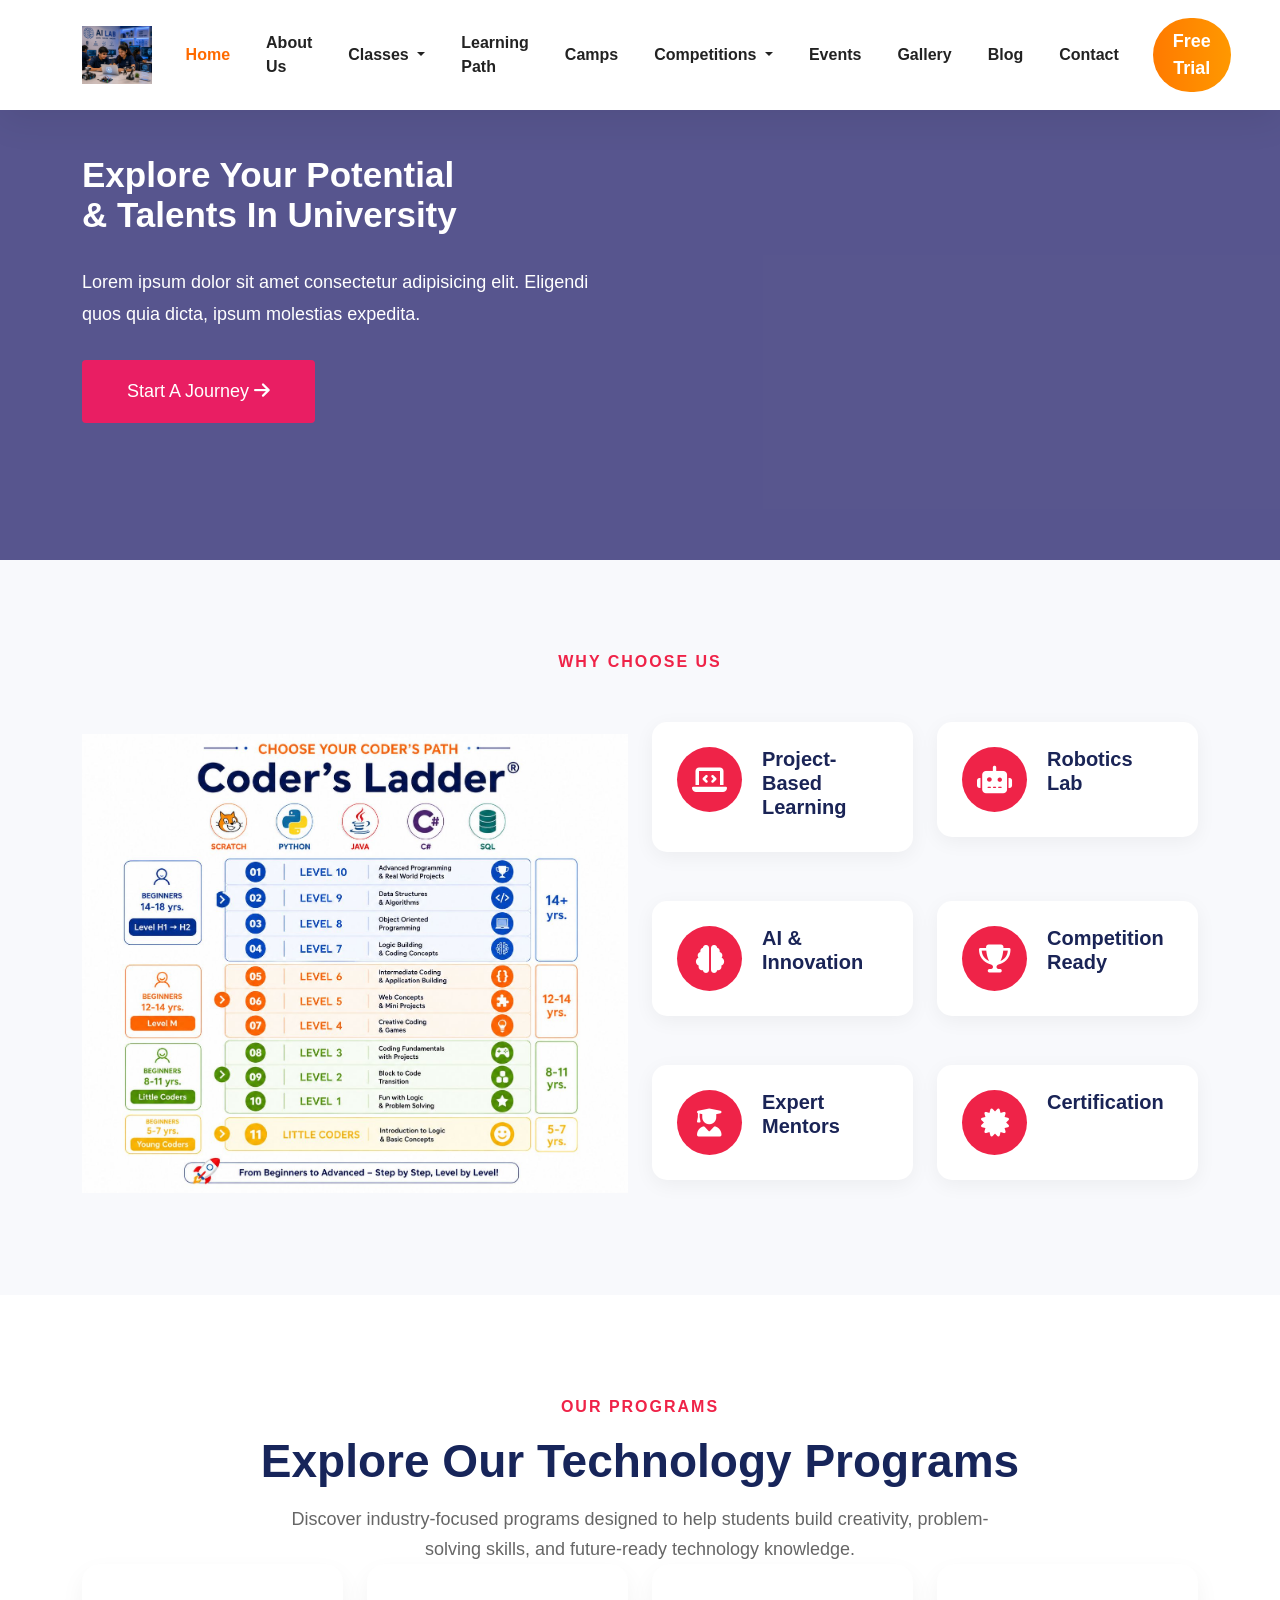
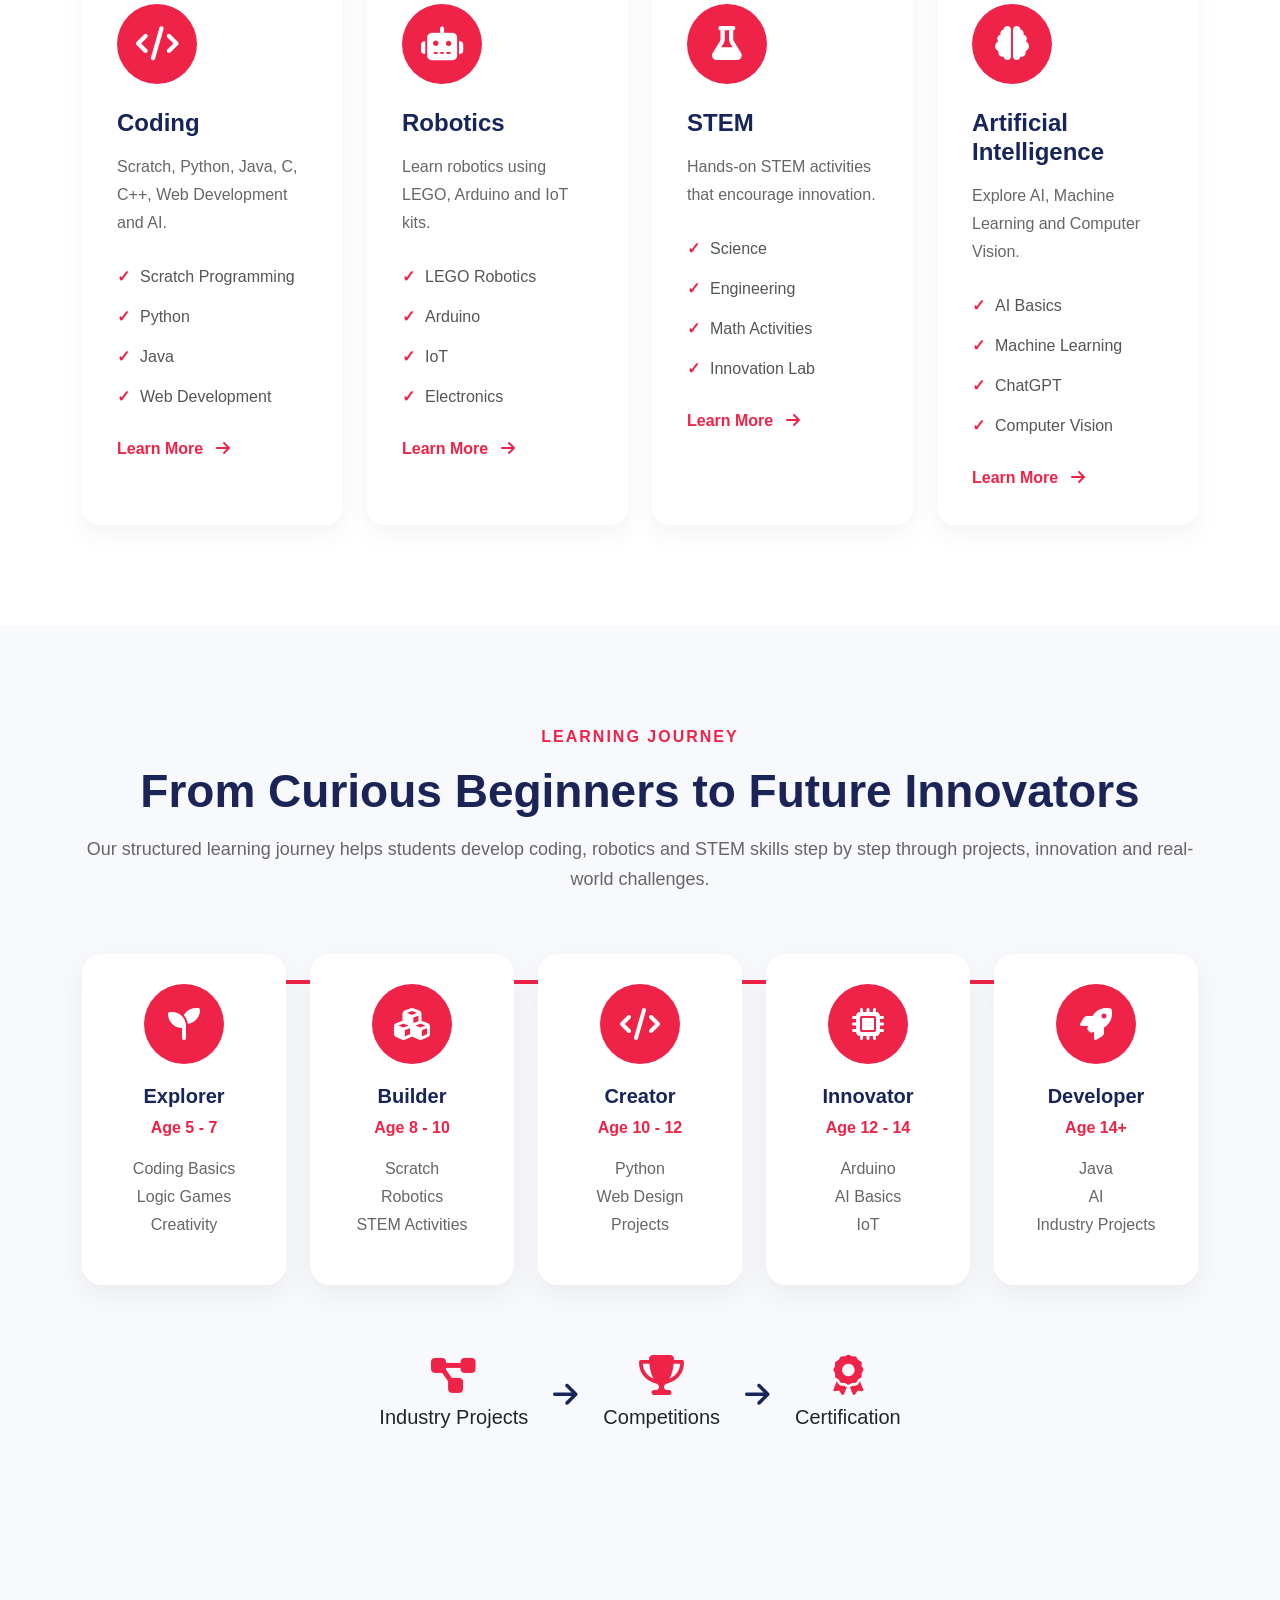
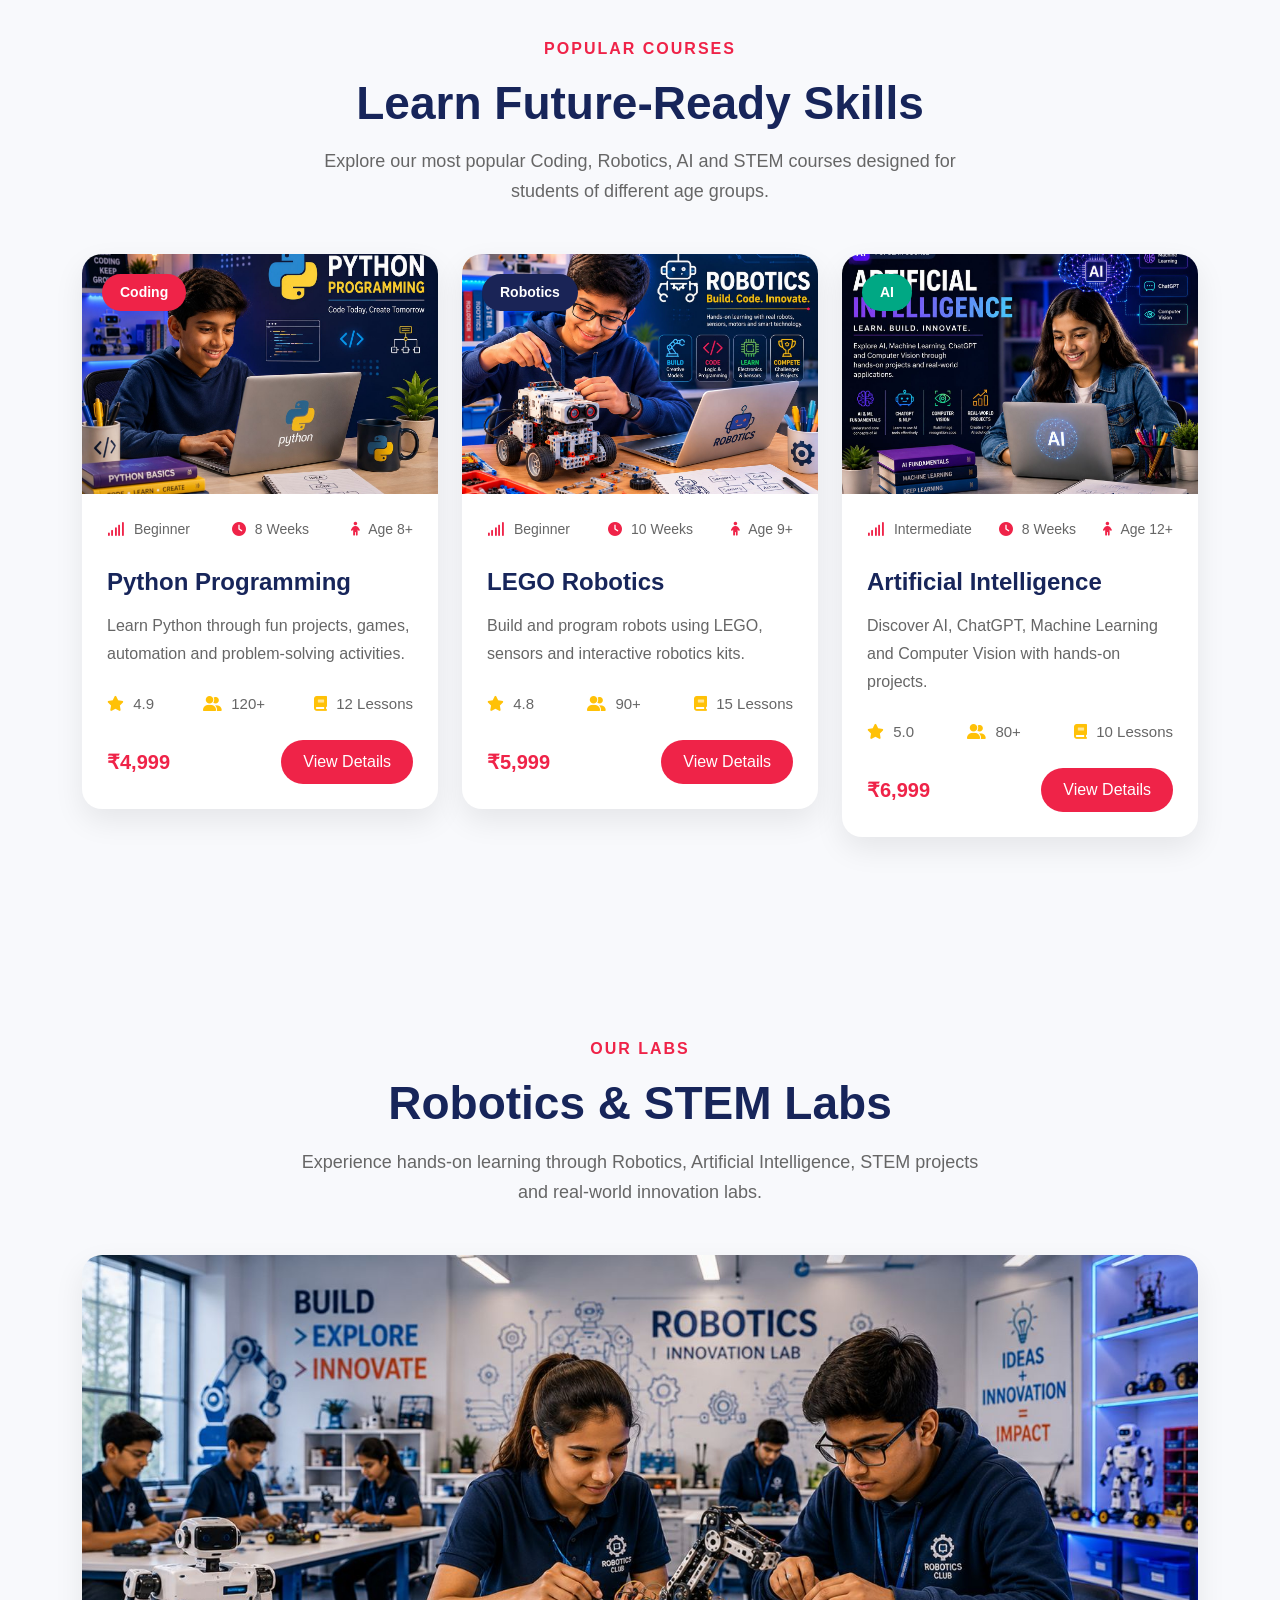
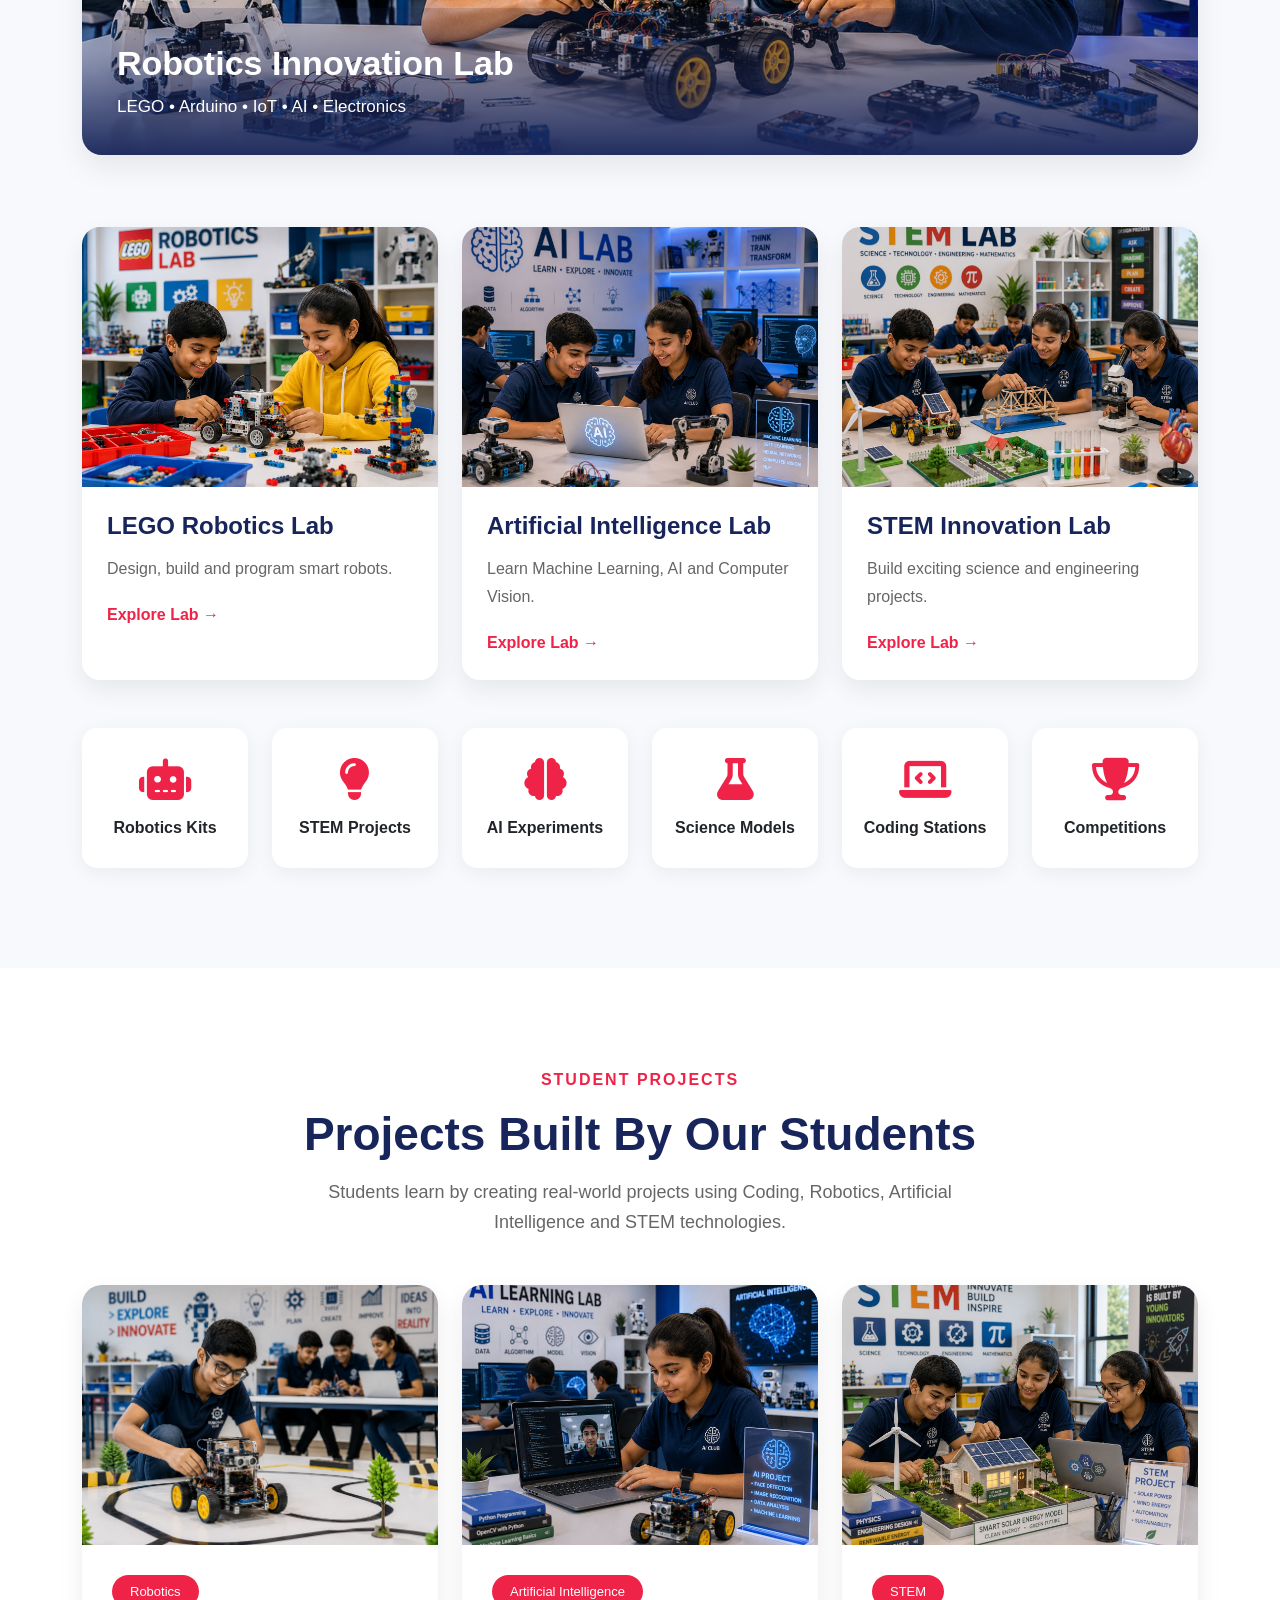
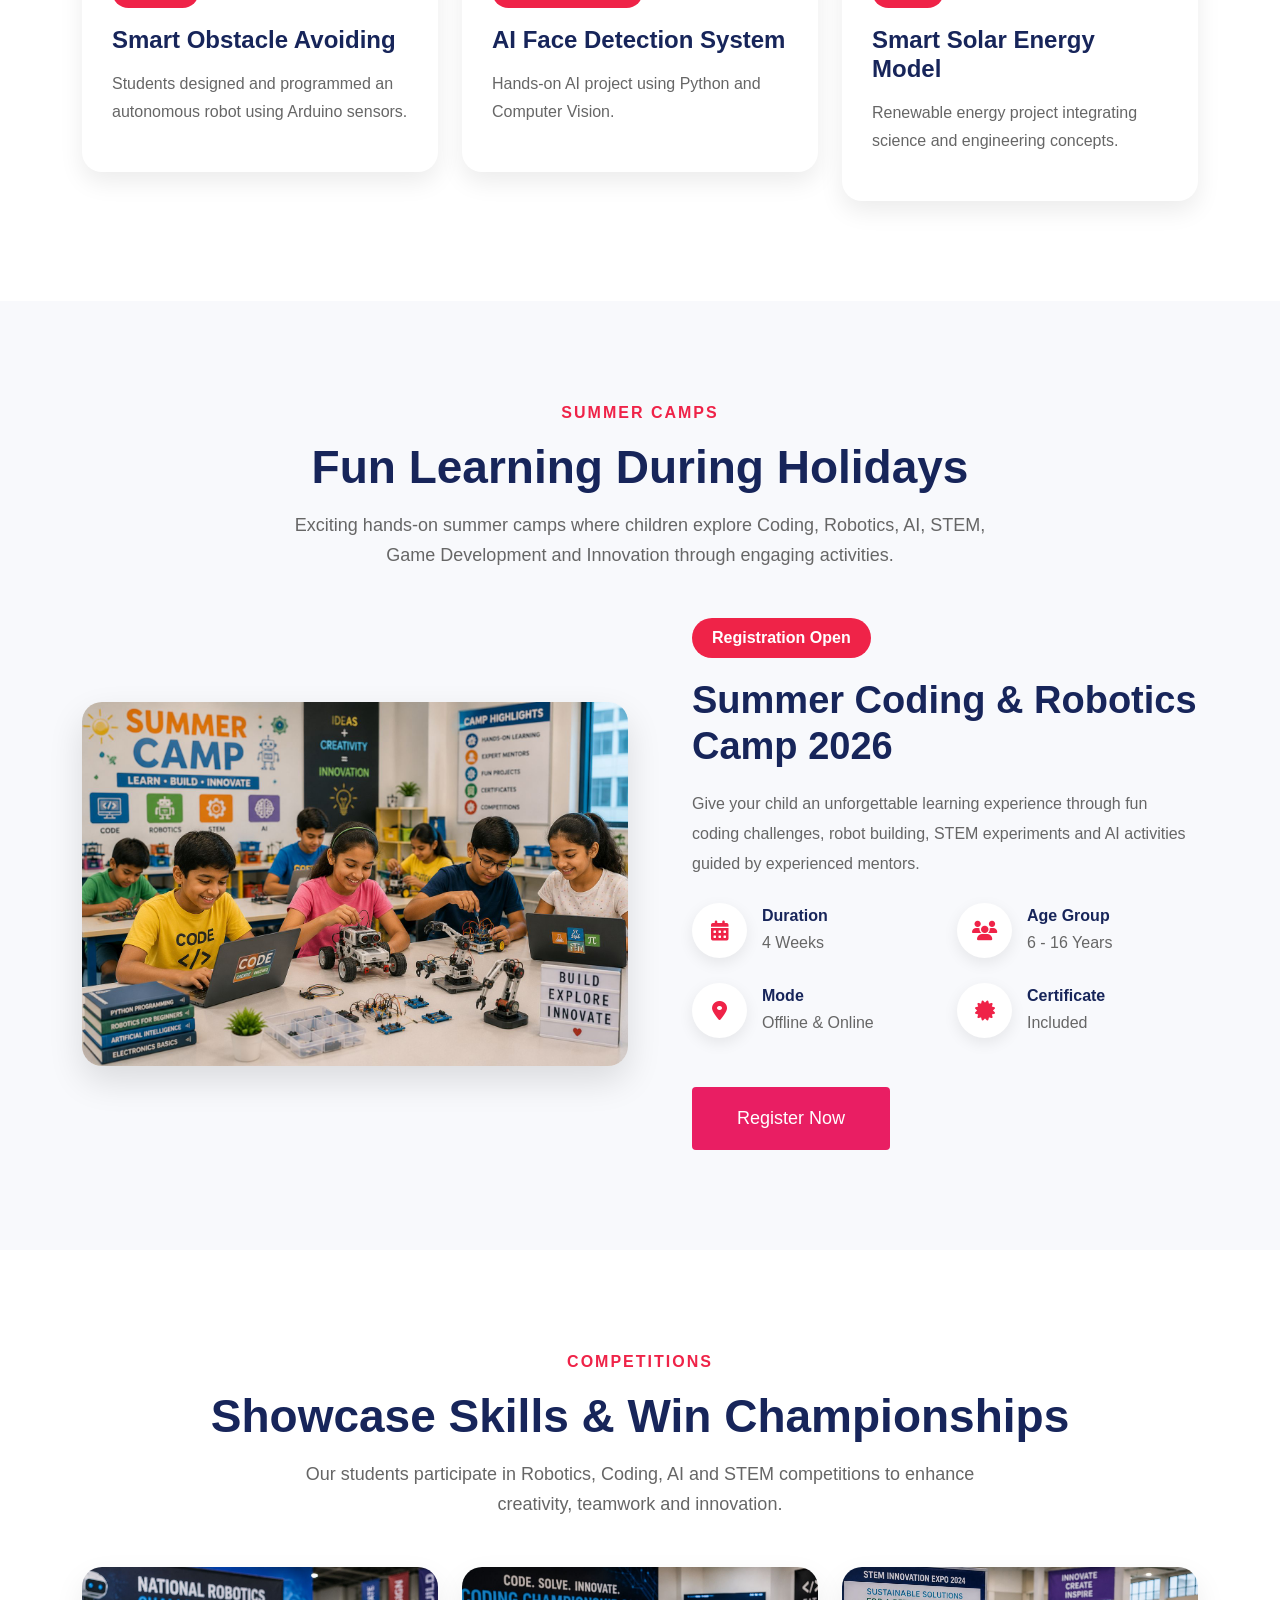
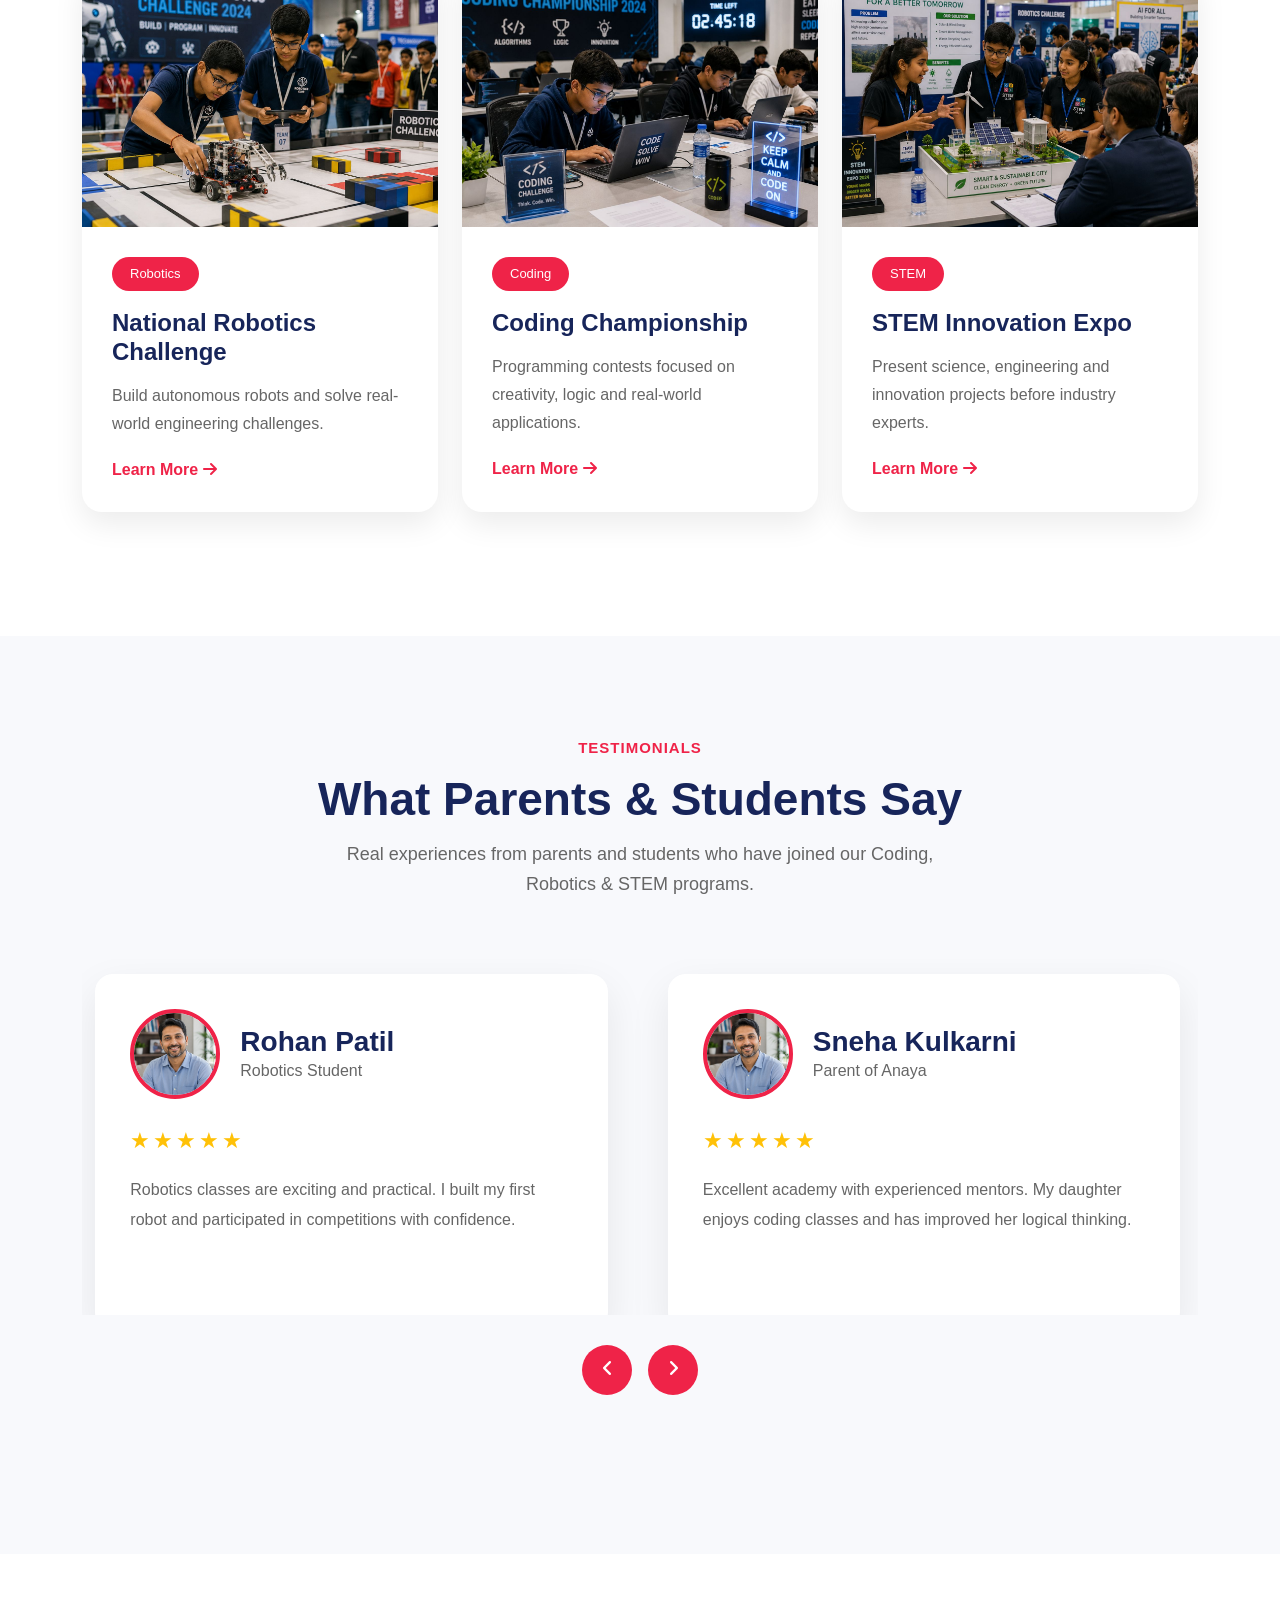
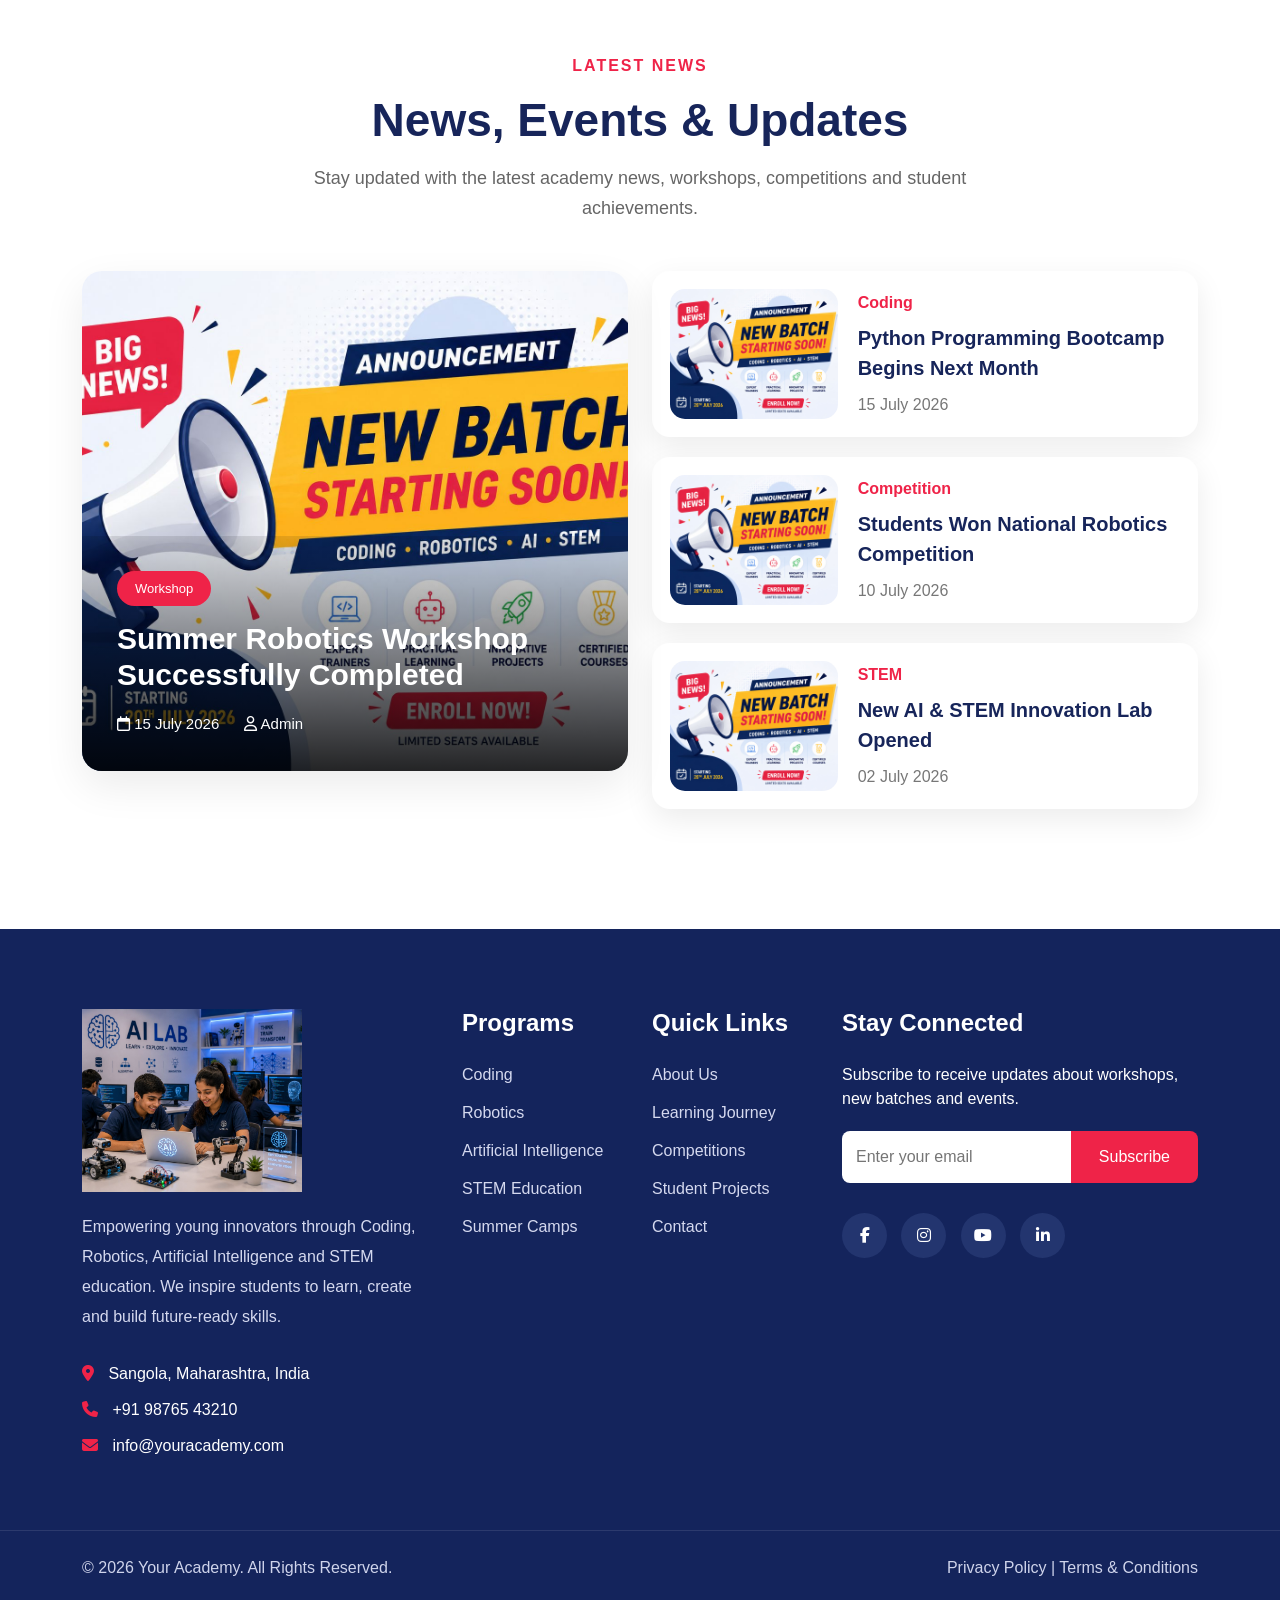
<file: index.html>
<!DOCTYPE html>
<html lang="en">

<head>
    <meta charset="UTF-8">
    <meta name="viewport" content="width=device-width, initial-scale=1.0">

    <title>Home Page</title>

    <!-- Bootstrap -->
    <link href="https://cdn.jsdelivr.net/npm/bootstrap@5.3.3/dist/css/bootstrap.min.css" rel="stylesheet">

    <link rel="stylesheet" href="https://cdnjs.cloudflare.com/ajax/libs/OwlCarousel2/2.3.4/assets/owl.carousel.min.css">

    <link rel="stylesheet" href="https://cdnjs.cloudflare.com/ajax/libs/OwlCarousel2/2.3.4/assets/owl.theme.default.min.css">

    <!-- Font Awesome -->
    <link rel="stylesheet" href="https://cdnjs.cloudflare.com/ajax/libs/font-awesome/6.6.0/css/all.min.css">

    <link rel="stylesheet" href="assets/css/style.css">

    <script src="https://code.jquery.com/jquery-3.7.1.min.js"></script>

    <script src="https://cdnjs.cloudflare.com/ajax/libs/OwlCarousel2/2.3.4/owl.carousel.min.js"></script>
</head>

<body>

   <!-- Navbar Start -->

<!--==================================
    NAVBAR START
===================================-->

<nav class="navbar navbar-expand-lg custom-navbar">

    <div class="container">

        <!-- Logo -->

        <a class="navbar-brand" href="index.html">

            <img src="images/ai-lab.jpeg" alt="Logo">

        </a>

        <!-- Mobile Toggle -->

        <button class="navbar-toggler"
                type="button"
                data-bs-toggle="collapse"
                data-bs-target="#mainNavbar">

            <span class="navbar-toggler-icon"></span>

        </button>

        <!-- Menu -->

        <div class="collapse navbar-collapse justify-content-end"
             id="mainNavbar">

            <ul class="navbar-nav align-items-lg-center">

                <!-- Home -->

                <li class="nav-item">

                    <a class="nav-link active"
                       href="index.html">

                        Home

                    </a>

                </li>

                <!-- About -->

                <li class="nav-item">

                    <a class="nav-link"
                       href="about-us.html">

                        About Us

                    </a>

                </li>

                <!-- Classes -->
                <!--==============================
                    Classes Dropdown
                ===============================-->

                <li class="nav-item dropdown custom-menu">

                    <a class="nav-link dropdown-toggle"
                       href="#"
                       data-bs-toggle="dropdown">

                        Classes

                    </a>

                    <div class="dropdown-menu mega-dropdown">

                        <div class="dropdown-title">

                            Explore Our Classes

                        </div>

                        <a href="coding-classes.html" class="mega-item">

                            <div class="mega-icon">

                                <i class="fa-solid fa-code"></i>

                            </div>

                            <div class="mega-content">

                                <h6>Coding</h6>

                                <p>Scratch • Python • Java • Web Development</p>

                            </div>

                        </a>

                        <a href="lego-robotics.html" class="mega-item">

                            <div class="mega-icon">

                                <i class="fa-solid fa-robot"></i>

                            </div>

                            <div class="mega-content">

                                <h6>LEGO Robotics</h6>

                                <p>Build • Program • Compete</p>

                            </div>

                        </a>

                        <a href="artificial-intelligence.html" class="mega-item">

                            <div class="mega-icon">

                                <i class="fa-solid fa-brain"></i>

                            </div>

                            <div class="mega-content">

                                <h6>Artificial Intelligence</h6>

                                <p>AI • Machine Learning • Generative AI</p>

                            </div>

                        </a>

                        <a href="stem.html" class="mega-item">

                            <div class="mega-icon">

                                <i class="fa-solid fa-microchip"></i>

                            </div>

                            <div class="mega-content">

                                <h6>STEM Education</h6>

                                <p>Science • Engineering • Technology • Math</p>

                            </div>

                        </a>

                    </div>

                </li>



                <!-- Learning Path -->

                <li class="nav-item">

                    <a class="nav-link"
                       href="learning-path.html">

                        Learning Path

                    </a>

                </li>

                <!-- Camps -->

                <li class="nav-item">

                    <a class="nav-link"
                       href="camps.html">

                        Camps

                    </a>

                </li>

                <!-- Competitions -->

               <!--==============================
                    Competitions Dropdown
                ===============================-->

                <li class="nav-item dropdown custom-menu">

                    <a class="nav-link dropdown-toggle"
                       href="#"
                       data-bs-toggle="dropdown">

                        Competitions

                    </a>

                    <div class="dropdown-menu mega-dropdown">

                        <div class="dropdown-title">
                            Upcoming Competitions
                        </div>

                        <a href="coding-competition.html" class="mega-item">

                            <div class="mega-icon">
                                <i class="fa-solid fa-laptop-code"></i>
                            </div>

                            <div class="mega-content">
                                <h6>Coding Championship</h6>
                                <p>Problem Solving • Programming</p>
                            </div>

                        </a>

                        <a href="lego-competition.html" class="mega-item">

                            <div class="mega-icon">
                                <i class="fa-solid fa-robot"></i>
                            </div>

                            <div class="mega-content">
                                <h6>LEGO Robotics Challenge</h6>
                                <p>Build • Code • Innovation</p>
                            </div>

                        </a>

                        <a href="ai-challenge.html" class="mega-item">

                            <div class="mega-icon">
                                <i class="fa-solid fa-brain"></i>
                            </div>

                            <div class="mega-content">
                                <h6>AI Innovation Challenge</h6>
                                <p>AI Solutions • Creativity</p>
                            </div>

                        </a>

                        <a href="stem-olympiad.html" class="mega-item">

                            <div class="mega-icon">
                                <i class="fa-solid fa-trophy"></i>
                            </div>

                            <div class="mega-content">
                                <h6>STEM Olympiad</h6>
                                <p>Science • Robotics • Engineering</p>
                            </div>

                        </a>

                    </div>

                </li>

                <!-- Events -->

                <li class="nav-item">

                    <a class="nav-link"
                       href="events.html">

                        Events

                    </a>

                </li>

                <!-- Gallery -->

                <li class="nav-item">

                    <a class="nav-link"
                       href="gallery.html">

                        Gallery

                    </a>

                </li>

                <!-- Blog -->

                <li class="nav-item">

                    <a class="nav-link"
                       href="blogs.html">

                        Blog

                    </a>

                </li>

                <!-- Contact -->

                <li class="nav-item">

                    <a class="nav-link"
                       href="contact-us.html">

                        Contact

                    </a>

                </li>

                <!-- Button -->

                <li class="nav-item ms-lg-3">

                    <button class="theme-btn trial-btn" data-bs-toggle="modal" data-bs-target="#freeTrialModal">

                        Free Trial

                    </button>

                </li>

            </ul>

        </div>

    </div>

</nav>

<!--==================================
    NAVBAR END
===================================-->

    <!-- Hero -->

    <section class="hero">

        <div class="overlay"></div>

        <div class="container">

            <div class="row align-items-center vh-50">

                <div class="col-lg-7">

                    <h1>
                        Explore Your Potential <br>
                        & Talents In University
                    </h1>

                    <p>

                        Lorem ipsum dolor sit amet consectetur adipisicing elit.
                        Eligendi quos quia dicta, ipsum molestias expedita.

                    </p>

                    <a href="#" class="btn-main">
                        Start A Journey
                        <i class="fa-solid fa-arrow-right"></i>
                    </a>

                </div>

            </div>

        </div>

    </section>

 <!--==================================
        WHY CHOOSE US
===================================-->

<section class="why-us py-120">

    <div class="container">

        <!--==============================
                Section Heading
        ==============================-->

        <div class="row justify-content-center">

            <div class="col-lg-8 text-center">

                <div class="section-title mb-5">

                    <span class="section-tag">

                        WHY CHOOSE US

                    </span>

                    <!-- <h2>

                        Build Future Skills Through
                        Coding, Robotics & STEM

                    </h2> -->

                </div>

            </div>

        </div>

        <!--==============================
                Main Content
        ==============================-->

        <div class="row align-items-center">

            <!-- Left Image -->

            <div class="col-lg-6 mb-5 mb-lg-0">

                <div class="why-image">

                    <img src="images/coders-ladder.jpeg"
                        class="img-fluid"
                        alt="Learning Path">

                </div>

            </div>

            <!-- Right Content -->

            <div class="col-lg-6">

                <div class="row g-4">

                    <!-- Feature -->

                    <div class="col-md-6">

                        <div class="feature-box">

                            <div class="feature-icon">

                                <i class="fa-solid fa-laptop-code"></i>

                            </div>

                            <div class="feature-content">

                                <h5>

                                    Project-Based Learning

                                </h5>

                            </div>

                        </div>

                    </div>

                    <!-- Feature -->

                    <div class="col-md-6">

                        <div class="feature-box">

                            <div class="feature-icon">

                                <i class="fa-solid fa-robot"></i>

                            </div>

                            <div class="feature-content">

                                <h5>

                                    Robotics Lab

                                </h5>

                            </div>

                        </div>

                    </div>

                    <!-- Feature -->

                    <div class="col-md-6">

                        <div class="feature-box">

                            <div class="feature-icon">

                                <i class="fa-solid fa-brain"></i>

                            </div>

                            <div class="feature-content">

                                <h5>

                                    AI & Innovation

                                </h5>

                            </div>

                        </div>

                    </div>

                    <!-- Feature -->

                    <div class="col-md-6">

                        <div class="feature-box">

                            <div class="feature-icon">

                                <i class="fa-solid fa-trophy"></i>

                            </div>

                            <div class="feature-content">

                                <h5>

                                    Competition Ready

                                </h5>

                            </div>

                        </div>

                    </div>

                    <!-- Feature -->

                    <div class="col-md-6">

                        <div class="feature-box">

                            <div class="feature-icon">

                                <i class="fa-solid fa-user-graduate"></i>

                            </div>

                            <div class="feature-content">

                                <h5>

                                    Expert Mentors

                                </h5>

                            </div>

                        </div>

                    </div>

                    <!-- Feature -->

                    <div class="col-md-6">

                        <div class="feature-box">

                            <div class="feature-icon">

                                <i class="fa-solid fa-certificate"></i>

                            </div>

                            <div class="feature-content">

                                <h5>

                                    Certification

                                </h5>

                            </div>

                        </div>

                    </div>

                </div>

            </div>

        </div>


    </div>

</section>


<!--==============================
Why Choose Us Section End
===============================-->


<!--=================================
Our Programs Start
==================================-->

<section class="our-programs">

    <div class="container">

        <div class="text-center section-heading">

            <span>OUR PROGRAMS</span>

            <h2>Explore Our Technology Programs</h2>

            <p>
                Discover industry-focused programs designed to help students
                build creativity, problem-solving skills, and future-ready
                technology knowledge.
            </p>

        </div>

        <div class="row g-4">

            <!-- Coding -->

            <div class="col-lg-3 col-md-6">

                <div class="program-card">

                    <div class="program-icon">

                        <i class="fa-solid fa-code"></i>

                    </div>

                    <h4>Coding</h4>

                    <p>
                        Scratch, Python, Java, C, C++, Web Development and AI.
                    </p>

                    <ul>

                        <li>Scratch Programming</li>
                        <li>Python</li>
                        <li>Java</li>
                        <li>Web Development</li>

                    </ul>

                    <a href="#">
                        Learn More
                        <i class="fa-solid fa-arrow-right"></i>
                    </a>

                </div>

            </div>

            <!-- Robotics -->

            <div class="col-lg-3 col-md-6">

                <div class="program-card">

                    <div class="program-icon">

                        <i class="fa-solid fa-robot"></i>

                    </div>

                    <h4>Robotics</h4>

                    <p>
                        Learn robotics using LEGO, Arduino and IoT kits.
                    </p>

                    <ul>

                        <li>LEGO Robotics</li>
                        <li>Arduino</li>
                        <li>IoT</li>
                        <li>Electronics</li>

                    </ul>

                    <a href="#">
                        Learn More
                        <i class="fa-solid fa-arrow-right"></i>
                    </a>

                </div>

            </div>

            <!-- STEM -->

            <div class="col-lg-3 col-md-6">

                <div class="program-card">

                    <div class="program-icon">

                        <i class="fa-solid fa-flask"></i>

                    </div>

                    <h4>STEM</h4>

                    <p>
                        Hands-on STEM activities that encourage innovation.
                    </p>

                    <ul>

                        <li>Science</li>
                        <li>Engineering</li>
                        <li>Math Activities</li>
                        <li>Innovation Lab</li>

                    </ul>

                    <a href="#">
                        Learn More
                        <i class="fa-solid fa-arrow-right"></i>
                    </a>

                </div>

            </div>

            <!-- AI -->

            <div class="col-lg-3 col-md-6">

                <div class="program-card">

                    <div class="program-icon">

                        <i class="fa-solid fa-brain"></i>

                    </div>

                    <h4>Artificial Intelligence</h4>

                    <p>
                        Explore AI, Machine Learning and Computer Vision.
                    </p>

                    <ul>

                        <li>AI Basics</li>
                        <li>Machine Learning</li>
                        <li>ChatGPT</li>
                        <li>Computer Vision</li>

                    </ul>

                    <a href="#">
                        Learn More
                        <i class="fa-solid fa-arrow-right"></i>
                    </a>

                </div>

            </div>

        </div>

    </div>

</section>

<!--=================================
Our Programs End
==================================-->


<!--==========================
Learning Journey Start
===========================-->

<section class="learning-journey">

    <div class="container">

        <div class="text-center section-title">

            <span>LEARNING JOURNEY</span>

            <h2>From Curious Beginners to Future Innovators</h2>

            <p>
                Our structured learning journey helps students develop coding,
                robotics and STEM skills step by step through projects,
                innovation and real-world challenges.
            </p>

        </div>

        <div class="journey-wrapper">

            <div class="journey-line"></div>

            <div class="row g-4 justify-content-center">

                <div class="col-lg col-md-4 col-6">

                    <div class="journey-card">

                        <div class="journey-icon">
                            <i class="fa-solid fa-seedling"></i>
                        </div>

                        <h5>Explorer</h5>

                        <span>Age 5 - 7</span>

                        <p>
                            Coding Basics<br>
                            Logic Games<br>
                            Creativity
                        </p>

                    </div>

                </div>

                <div class="col-lg col-md-4 col-6">

                    <div class="journey-card">

                        <div class="journey-icon">
                            <i class="fa-solid fa-cubes"></i>
                        </div>

                        <h5>Builder</h5>

                        <span>Age 8 - 10</span>

                        <p>
                            Scratch<br>
                            Robotics<br>
                            STEM Activities
                        </p>

                    </div>

                </div>

                <div class="col-lg col-md-4 col-6">

                    <div class="journey-card">

                        <div class="journey-icon">
                            <i class="fa-solid fa-code"></i>
                        </div>

                        <h5>Creator</h5>

                        <span>Age 10 - 12</span>

                        <p>
                            Python<br>
                            Web Design<br>
                            Projects
                        </p>

                    </div>

                </div>

                <div class="col-lg col-md-4 col-6">

                    <div class="journey-card">

                        <div class="journey-icon">
                            <i class="fa-solid fa-microchip"></i>
                        </div>

                        <h5>Innovator</h5>

                        <span>Age 12 - 14</span>

                        <p>
                            Arduino<br>
                            AI Basics<br>
                            IoT
                        </p>

                    </div>

                </div>

                <div class="col-lg col-md-4 col-6">

                    <div class="journey-card">

                        <div class="journey-icon">
                            <i class="fa-solid fa-rocket"></i>
                        </div>

                        <h5>Developer</h5>

                        <span>Age 14+</span>

                        <p>
                            Java<br>
                            AI<br>
                            Industry Projects
                        </p>

                    </div>

                </div>

            </div>

        </div>

        <div class="journey-footer">

            <div class="step">

                <i class="fa-solid fa-diagram-project"></i>

                <h5>Industry Projects</h5>

            </div>

            <div class="arrow">

                <i class="fa-solid fa-arrow-right"></i>

            </div>

            <div class="step">

                <i class="fa-solid fa-trophy"></i>

                <h5>Competitions</h5>

            </div>

            <div class="arrow">

                <i class="fa-solid fa-arrow-right"></i>

            </div>

            <div class="step">

                <i class="fa-solid fa-award"></i>

                <h5>Certification</h5>

            </div>

        </div>

    </div>

</section>

<!--=================================
POPULAR COURSES START
==================================-->

<section class="popular-courses">

    <div class="container">

        <div class="text-center section-heading mb-5">

            <span>POPULAR COURSES</span>

            <h2>Learn Future-Ready Skills</h2>

            <p>
                Explore our most popular Coding, Robotics, AI and STEM courses
                designed for students of different age groups.
            </p>

        </div>

        <div class="row g-4">

            <!-- Course 1 -->

            <div class="col-lg-4 col-md-6">

                <div class="course-box">

                    <div class="course-image">

                        <img src="images/coding.jpeg" class="img-fluid" alt="">

                        <span class="course-tag">Coding</span>

                    </div>

                    <div class="course-body">

                        <div class="course-info">

                            <span><i class="fa-solid fa-signal"></i> Beginner</span>

                            <span><i class="fa-solid fa-clock"></i> 8 Weeks</span>

                            <span><i class="fa-solid fa-child"></i> Age 8+</span>

                        </div>

                        <h4>Python Programming</h4>

                        <p>
                            Learn Python through fun projects, games,
                            automation and problem-solving activities.
                        </p>

                        <div class="course-meta">

                            <span>
                                <i class="fa-solid fa-star"></i>
                                4.9
                            </span>

                            <span>
                                <i class="fa-solid fa-user-group"></i>
                                120+
                            </span>

                            <span>
                                <i class="fa-solid fa-book"></i>
                                12 Lessons
                            </span>

                        </div>

                        <div class="course-footer">

                            <h5>₹4,999</h5>

                            <a href="#" class="btn-course">
                                View Details
                            </a>

                        </div>

                    </div>

                </div>

            </div>

            <!-- Course 2 -->

            <div class="col-lg-4 col-md-6">

                <div class="course-box">

                    <div class="course-image">

                        <img src="images/robotics.jpeg" class="img-fluid" alt="">

                        <span class="course-tag robotics">Robotics</span>

                    </div>

                    <div class="course-body">

                        <div class="course-info">

                            <span><i class="fa-solid fa-signal"></i> Beginner</span>

                            <span><i class="fa-solid fa-clock"></i> 10 Weeks</span>

                            <span><i class="fa-solid fa-child"></i> Age 9+</span>

                        </div>

                        <h4>LEGO Robotics</h4>

                        <p>
                            Build and program robots using LEGO,
                            sensors and interactive robotics kits.
                        </p>

                        <div class="course-meta">

                            <span>
                                <i class="fa-solid fa-star"></i>
                                4.8
                            </span>

                            <span>
                                <i class="fa-solid fa-user-group"></i>
                                90+
                            </span>

                            <span>
                                <i class="fa-solid fa-book"></i>
                                15 Lessons
                            </span>

                        </div>

                        <div class="course-footer">

                            <h5>₹5,999</h5>

                            <a href="#" class="btn-course">
                                View Details
                            </a>

                        </div>

                    </div>

                </div>

            </div>

            <!-- Course 3 -->

            <div class="col-lg-4 col-md-6">

                <div class="course-box">

                    <div class="course-image">

                        <img src="images/AI.jpeg" class="img-fluid" alt="">

                        <span class="course-tag ai">AI</span>

                    </div>

                    <div class="course-body">

                        <div class="course-info">

                            <span><i class="fa-solid fa-signal"></i> Intermediate</span>

                            <span><i class="fa-solid fa-clock"></i> 8 Weeks</span>

                            <span><i class="fa-solid fa-child"></i> Age 12+</span>

                        </div>

                        <h4>Artificial Intelligence</h4>

                        <p>
                            Discover AI, ChatGPT, Machine Learning
                            and Computer Vision with hands-on projects.
                        </p>

                        <div class="course-meta">

                            <span>
                                <i class="fa-solid fa-star"></i>
                                5.0
                            </span>

                            <span>
                                <i class="fa-solid fa-user-group"></i>
                                80+
                            </span>

                            <span>
                                <i class="fa-solid fa-book"></i>
                                10 Lessons
                            </span>

                        </div>

                        <div class="course-footer">

                            <h5>₹6,999</h5>

                            <a href="#" class="btn-course">
                                View Details
                            </a>

                        </div>

                    </div>

                </div>

            </div>

        </div>

    </div>

</section>

<!--=================================
POPULAR COURSES END
==================================-->

<!--==============================
ROBOTICS & STEM LABS
===============================-->

<section class="labs-section">

    <div class="container">

        <div class="text-center section-heading">

            <span>OUR LABS</span>

            <h2>Robotics & STEM Labs</h2>

            <p>
                Experience hands-on learning through Robotics,
                Artificial Intelligence, STEM projects and
                real-world innovation labs.
            </p>

        </div>

        <!-- Main Image -->

        <div class="row mt-5">

            <div class="col-lg-12">

                <div class="main-lab">

                    <img src="images/robotics-lab.jpeg" class="img-fluid" alt="">

                    <div class="lab-overlay">

                        <h3>Robotics Innovation Lab</h3>

                        <p>
                            LEGO • Arduino • IoT • AI • Electronics
                        </p>

                    </div>

                </div>

            </div>

        </div>

        <!-- Three Cards -->

        <div class="row mt-5 g-4">

            <div class="col-lg-4">

                <div class="lab-card">

                    <img src="images/lego-lab.jpeg" class="img-fluid">

                    <div class="lab-content">

                        <h4>LEGO Robotics Lab</h4>

                        <p>
                            Design, build and program smart robots.
                        </p>

                        <a href="#">Explore Lab →</a>

                    </div>

                </div>

            </div>

            <div class="col-lg-4">

                <div class="lab-card">

                    <img src="images/ai-lab.jpeg" class="img-fluid">

                    <div class="lab-content">

                        <h4>Artificial Intelligence Lab</h4>

                        <p>
                            Learn Machine Learning, AI and Computer Vision.
                        </p>

                        <a href="#">Explore Lab →</a>

                    </div>

                </div>

            </div>

            <div class="col-lg-4">

                <div class="lab-card">

                    <img src="images/stem-lab.jpeg" class="img-fluid">

                    <div class="lab-content">

                        <h4>STEM Innovation Lab</h4>

                        <p>
                            Build exciting science and engineering projects.
                        </p>

                        <a href="#">Explore Lab →</a>

                    </div>

                </div>

            </div>

        </div>

        <!-- Features -->

        <div class="row mt-5 text-center">

            <div class="col-lg-2 col-md-4 col-6">

                <div class="feature-item">

                    <i class="fa-solid fa-robot"></i>

                    <h6>Robotics Kits</h6>

                </div>

            </div>

            <div class="col-lg-2 col-md-4 col-6">

                <div class="feature-item">

                    <i class="fa-solid fa-lightbulb"></i>

                    <h6>STEM Projects</h6>

                </div>

            </div>

            <div class="col-lg-2 col-md-4 col-6">

                <div class="feature-item">

                    <i class="fa-solid fa-brain"></i>

                    <h6>AI Experiments</h6>

                </div>

            </div>

            <div class="col-lg-2 col-md-4 col-6">

                <div class="feature-item">

                    <i class="fa-solid fa-flask"></i>

                    <h6>Science Models</h6>

                </div>

            </div>

            <div class="col-lg-2 col-md-4 col-6">

                <div class="feature-item">

                    <i class="fa-solid fa-laptop-code"></i>

                    <h6>Coding Stations</h6>

                </div>

            </div>

            <div class="col-lg-2 col-md-4 col-6">

                <div class="feature-item">

                    <i class="fa-solid fa-trophy"></i>

                    <h6>Competitions</h6>

                </div>

            </div>

        </div>

    </div>

</section>

<!--=================================
STUDENT PROJECTS START
==================================-->

<section class="student-projects">

    <div class="container">

        <div class="text-center section-heading">

            <span>STUDENT PROJECTS</span>

            <h2>Projects Built By Our Students</h2>

            <p>
                Students learn by creating real-world projects using Coding,
                Robotics, Artificial Intelligence and STEM technologies.
            </p>

        </div>

        <div class="row g-4 mt-4">

            <!-- Project 1 -->

            <div class="col-lg-4 col-md-6">

                <div class="project-card">

                    <img src="images/project-robot.jpeg" alt="">

                    <div class="project-content">

                        <span>Robotics</span>

                        <h4>Smart Obstacle Avoiding</h4>

                        <p>
                            Students designed and programmed an autonomous robot
                            using Arduino sensors.
                        </p>

                    </div>

                </div>

            </div>

            <!-- Project 2 -->

            <div class="col-lg-4 col-md-6">

                <div class="project-card">

                    <img src="images/project-ai.jpeg" alt="">

                    <div class="project-content">

                        <span>Artificial Intelligence</span>

                        <h4>AI Face Detection System</h4>

                        <p>
                            Hands-on AI project using Python and Computer Vision.
                        </p>

                    </div>

                </div>

            </div>

            <!-- Project 3 -->

            <div class="col-lg-4 col-md-6">

                <div class="project-card">

                    <img src="images/project-stem.jpeg" alt="">

                    <div class="project-content">

                        <span>STEM</span>

                        <h4>Smart Solar Energy Model</h4>

                        <p>
                            Renewable energy project integrating science and
                            engineering concepts.
                        </p>

                    </div>

                </div>

            </div>

        </div>

    </div>

</section>

<!--=================================
STUDENT PROJECTS END
==================================-->

<!--=================================
SUMMER CAMPS START
==================================-->

<section class="summer-camps">

    <div class="container">

        <div class="text-center section-heading">

            <span>SUMMER CAMPS</span>

            <h2>Fun Learning During Holidays</h2>

            <p>
                Exciting hands-on summer camps where children explore Coding,
                Robotics, AI, STEM, Game Development and Innovation through
                engaging activities.
            </p>

        </div>

        <div class="row align-items-center mt-5">

            <!-- Left -->

            <div class="col-lg-6">

                <div class="camp-image">

                    <img src="images/summer-camp.jpeg" class="img-fluid">

                </div>

            </div>

            <!-- Right -->

            <div class="col-lg-6">

                <div class="camp-content">

                    <span class="camp-badge">
                        Registration Open
                    </span>

                    <h3>Summer Coding & Robotics Camp 2026</h3>

                    <p>

                        Give your child an unforgettable learning experience
                        through fun coding challenges, robot building,
                        STEM experiments and AI activities guided by
                        experienced mentors.

                    </p>

                    <div class="row mt-4">

                        <div class="col-6">

                            <div class="camp-info">

                                <i class="fa-solid fa-calendar-days"></i>

                                <div>

                                    <strong>Duration</strong>

                                    <p>4 Weeks</p>

                                </div>

                            </div>

                        </div>

                        <div class="col-6">

                            <div class="camp-info">

                                <i class="fa-solid fa-users"></i>

                                <div>

                                    <strong>Age Group</strong>

                                    <p>6 - 16 Years</p>

                                </div>

                            </div>

                        </div>

                        <div class="col-6">

                            <div class="camp-info">

                                <i class="fa-solid fa-location-dot"></i>

                                <div>

                                    <strong>Mode</strong>

                                    <p>Offline & Online</p>

                                </div>

                            </div>

                        </div>

                        <div class="col-6">

                            <div class="camp-info">

                                <i class="fa-solid fa-certificate"></i>

                                <div>

                                    <strong>Certificate</strong>

                                    <p>Included</p>

                                </div>

                            </div>

                        </div>

                    </div>

                    <a href="#" class="btn-main mt-4">

                        Register Now

                    </a>

                </div>

            </div>

        </div>

    </div>

</section>

<!--=================================
SUMMER CAMPS END
==================================-->

<!--=================================
COMPETITIONS START
==================================-->

<section class="competitions">

    <div class="container">

        <div class="text-center section-heading">

            <span>COMPETITIONS</span>

            <h2>Showcase Skills & Win Championships</h2>

            <p>
                Our students participate in Robotics, Coding, AI and STEM
                competitions to enhance creativity, teamwork and innovation.
            </p>

        </div>

        <div class="row mt-5">

            <!-- Competition 1 -->

            <div class="col-lg-4 col-md-6 mb-4">

                <div class="competition-card">

                    <img src="images/robotics-competition.jpeg" class="img-fluid">

                    <div class="competition-content">

                        <span class="tag">Robotics</span>

                        <h4>National Robotics Challenge</h4>

                        <p>
                            Build autonomous robots and solve real-world
                            engineering challenges.
                        </p>

                        <a href="#">
                            Learn More
                            <i class="fa-solid fa-arrow-right"></i>
                        </a>

                    </div>

                </div>

            </div>

            <!-- Competition 2 -->

            <div class="col-lg-4 col-md-6 mb-4">

                <div class="competition-card">

                    <img src="images/coding-competition.jpeg" class="img-fluid">

                    <div class="competition-content">

                        <span class="tag">Coding</span>

                        <h4>Coding Championship</h4>

                        <p>
                            Programming contests focused on creativity,
                            logic and real-world applications.
                        </p>

                        <a href="#">
                            Learn More
                            <i class="fa-solid fa-arrow-right"></i>
                        </a>

                    </div>

                </div>

            </div>

            <!-- Competition 3 -->

            <div class="col-lg-4 col-md-6 mb-4">

                <div class="competition-card">

                    <img src="images/stem-competition.jpeg" class="img-fluid">

                    <div class="competition-content">

                        <span class="tag">STEM</span>

                        <h4>STEM Innovation Expo</h4>

                        <p>
                            Present science, engineering and innovation
                            projects before industry experts.
                        </p>

                        <a href="#">
                            Learn More
                            <i class="fa-solid fa-arrow-right"></i>
                        </a>

                    </div>

                </div>

            </div>

        </div>

    </div>

</section>

<!--=================================
COMPETITIONS END
==================================-->  

<!--=================================
TESTIMONIALS
==================================-->

<!--=================================
TESTIMONIALS
==================================-->

<section class="testimonials">

    <div class="container">

        <div class="section-heading text-center">

            <span>TESTIMONIALS</span>

            <h2>What Parents & Students Say</h2>

            <p>
                Real experiences from parents and students who have joined
                our Coding, Robotics & STEM programs.
            </p>

        </div>

        <div class="owl-carousel testimonial-slider">

            <!-- Testimonial 1 -->

            <div class="testimonial-card">

                <div class="testimonial-top">

                    <img src="images/parent.jpeg" alt="Parent">

                    <div class="testimonial-info">

                        <h4>Priya Sharma</h4>

                        <span>Parent of Aarav</span>

                    </div>

                </div>

                <div class="stars">
                    ★★★★★
                </div>

                <p>
                    My son has become more confident in coding and problem
                    solving. The trainers are supportive and every class is
                    practical and engaging.
                </p>

            </div>

            <!-- Testimonial 2 -->

            <div class="testimonial-card">

                <div class="testimonial-top">

                    <img src="images/parent.jpeg" alt="Student">

                    <div class="testimonial-info">

                        <h4>Rohan Patil</h4>

                        <span>Robotics Student</span>

                    </div>

                </div>

                <div class="stars">
                    ★★★★★
                </div>

                <p>
                    Robotics classes are exciting and practical. I built my
                    first robot and participated in competitions with confidence.
                </p>

            </div>

            <!-- Testimonial 3 -->

            <div class="testimonial-card">

                <div class="testimonial-top">

                    <img src="images/parent.jpeg" alt="Parent">

                    <div class="testimonial-info">

                        <h4>Sneha Kulkarni</h4>

                        <span>Parent of Anaya</span>

                    </div>

                </div>

                <div class="stars">
                    ★★★★★
                </div>

                <p>
                    Excellent academy with experienced mentors. My daughter
                    enjoys coding classes and has improved her logical thinking.
                </p>

            </div>

            <!-- Testimonial 4 -->

            <div class="testimonial-card">

                <div class="testimonial-top">

                    <img src="images/parent.jpeg" alt="Student">

                    <div class="testimonial-info">

                        <h4>Aditya Joshi</h4>

                        <span>Python Student</span>

                    </div>

                </div>

                <div class="stars">
                    ★★★★★
                </div>

                <p>
                    The hands-on projects helped me improve my coding skills.
                    Every session is fun and I enjoy building real applications.
                </p>

            </div>

        </div>

    </div>

</section>

<!--=================================
LATEST NEWS
==================================-->

<section class="latest-news">

    <div class="container">

        <div class="section-heading text-center">

            <span>LATEST NEWS</span>

            <h2>News, Events & Updates</h2>

            <p>
                Stay updated with the latest academy news, workshops,
                competitions and student achievements.
            </p>

        </div>

        <div class="row mt-5">

            <!-- Featured News -->

            <div class="col-lg-6 mb-4">

                <div class="featured-news">

                    <img src="images/news.jpeg" alt="">

                    <div class="news-overlay">

                        <span class="news-category">
                            Workshop
                        </span>

                        <h3>
                            Summer Robotics Workshop Successfully Completed
                        </h3>

                        <div class="news-meta">

                            <span>
                                <i class="fa-regular fa-calendar"></i>
                                15 July 2026
                            </span>

                            <span>
                                <i class="fa-regular fa-user"></i>
                                Admin
                            </span>

                        </div>

                    </div>

                </div>

            </div>

            <!-- Right Side -->

            <div class="col-lg-6">

                <div class="small-news">

                    <img src="images/news.jpeg">

                    <div>

                        <span>Coding</span>

                        <h5>Python Programming Bootcamp Begins Next Month</h5>

                        <p>15 July 2026</p>

                    </div>

                </div>

                <div class="small-news">

                    <img src="images/news.jpeg">

                    <div>

                        <span>Competition</span>

                        <h5>Students Won National Robotics Competition</h5>

                        <p>10 July 2026</p>

                    </div>

                </div>

                <div class="small-news">

                    <img src="images/news.jpeg">

                    <div>

                        <span>STEM</span>

                        <h5>New AI & STEM Innovation Lab Opened</h5>

                        <p>02 July 2026</p>

                    </div>

                </div>

            </div>

        </div>

    </div>

</section>

<!--====================================
FOOTER
=====================================-->

<footer class="footer">

    <div class="container">

        <div class="row gy-5">

            <!-- Company -->

            <div class="col-lg-4">

                <img src="images/ai-lab.jpeg" class="footer-logo" alt="">

                <p class="footer-about">

                    Empowering young innovators through Coding,
                    Robotics, Artificial Intelligence and STEM
                    education. We inspire students to learn,
                    create and build future-ready skills.

                </p>

                <div class="footer-contact">

                    <p>
                        <i class="fa-solid fa-location-dot"></i>
                        Sangola, Maharashtra, India
                    </p>

                    <p>
                        <i class="fa-solid fa-phone"></i>
                        +91 98765 43210
                    </p>

                    <p>
                        <i class="fa-solid fa-envelope"></i>
                        info@youracademy.com
                    </p>

                </div>

            </div>

            <!-- Programs -->

            <div class="col-lg-2 col-md-6">

                <h4>Programs</h4>

                <ul>

                    <li><a href="#">Coding</a></li>

                    <li><a href="#">Robotics</a></li>

                    <li><a href="#">Artificial Intelligence</a></li>

                    <li><a href="#">STEM Education</a></li>

                    <li><a href="#">Summer Camps</a></li>

                </ul>

            </div>

            <!-- Quick Links -->

            <div class="col-lg-2 col-md-6">

                <h4>Quick Links</h4>

                <ul>

                    <li><a href="#">About Us</a></li>

                    <li><a href="#">Learning Journey</a></li>

                    <li><a href="#">Competitions</a></li>

                    <li><a href="#">Student Projects</a></li>

                    <li><a href="#">Contact</a></li>

                </ul>

            </div>

            <!-- Newsletter -->

            <div class="col-lg-4">

                <h4>Stay Connected</h4>

                <p class="newsletter-text">

                    Subscribe to receive updates about
                    workshops, new batches and events.

                </p>

                <form class="newsletter">

                    <input
                        type="email"
                        placeholder="Enter your email">

                    <button>

                        Subscribe

                    </button>

                </form>

                <div class="social-icons">

                    <a href="#"><i class="fab fa-facebook-f"></i></a>

                    <a href="#"><i class="fab fa-instagram"></i></a>

                    <a href="#"><i class="fab fa-youtube"></i></a>

                    <a href="#"><i class="fab fa-linkedin-in"></i></a>

                </div>

            </div>

        </div>

    </div>

    <div class="footer-bottom">

        <div class="container">

            <div class="row">

                <div class="col-md-6">

                    © 2026 Your Academy. All Rights Reserved.

                </div>

                <div class="col-md-6 text-md-end">

                    Privacy Policy |
                    Terms &
                    Conditions

                </div>

            </div>

        </div>

    </div>


</footer>



    <script src="https://cdn.jsdelivr.net/npm/bootstrap@5.3.3/dist/js/bootstrap.bundle.min.js"></script>

    <script src="assets/js/main.js"></script>

    <!-- =========================
        FREE TRIAL MODAL
========================= -->

<div class="modal fade" id="freeTrialModal" tabindex="-1" aria-hidden="true">

    <div class="modal-dialog modal-dialog-centered">

        <div class="modal-content trial-modal">

            <button type="button"
                    class="btn-close popup-close"
                    data-bs-dismiss="modal"
                    aria-label="Close">
            </button>

            <div class="modal-body">

                <div class="trial-form">

                    <div class="trial-header">

                        <h2>Book A Free Trial</h2>

                        <p>
                            Start your child's technology journey today.
                        </p>

                    </div>

                    <form>

                        <div class="mb-3">

                            <input type="text"
                                   class="form-control"
                                   placeholder="Student Name"
                                   required>

                        </div>

                        <div class="mb-3">

                            <input type="text"
                                   class="form-control"
                                   placeholder="Parent Name"
                                   required>

                        </div>

                        <div class="mb-3">

                            <input type="tel"
                                   class="form-control"
                                   placeholder="Mobile Number"
                                   required>

                        </div>

                        <div class="mb-3">

                            <input type="email"
                                   class="form-control"
                                   placeholder="Email Address"
                                   required>

                        </div>

                        <div class="mb-4">

                            <select class="form-select">

                                <option selected disabled>

                                    Select Program

                                </option>

                                <option>Coding</option>

                                <option>LEGO Robotics</option>

                                <option>Artificial Intelligence</option>

                                <option>STEM Education</option>

                            </select>

                        </div>

                        <button type="submit"
                                class="trial-btn">

                            Book Free Trial

                        </button>

                    </form>

                </div>

            </div>

        </div>

    </div>

</div>

<script>

document.addEventListener("DOMContentLoaded", function(){

    setTimeout(function(){

        const modal = new bootstrap.Modal(document.getElementById("freeTrialModal"));

        modal.show();

    },5000);

});

</script>

</body>

</html>
</file>
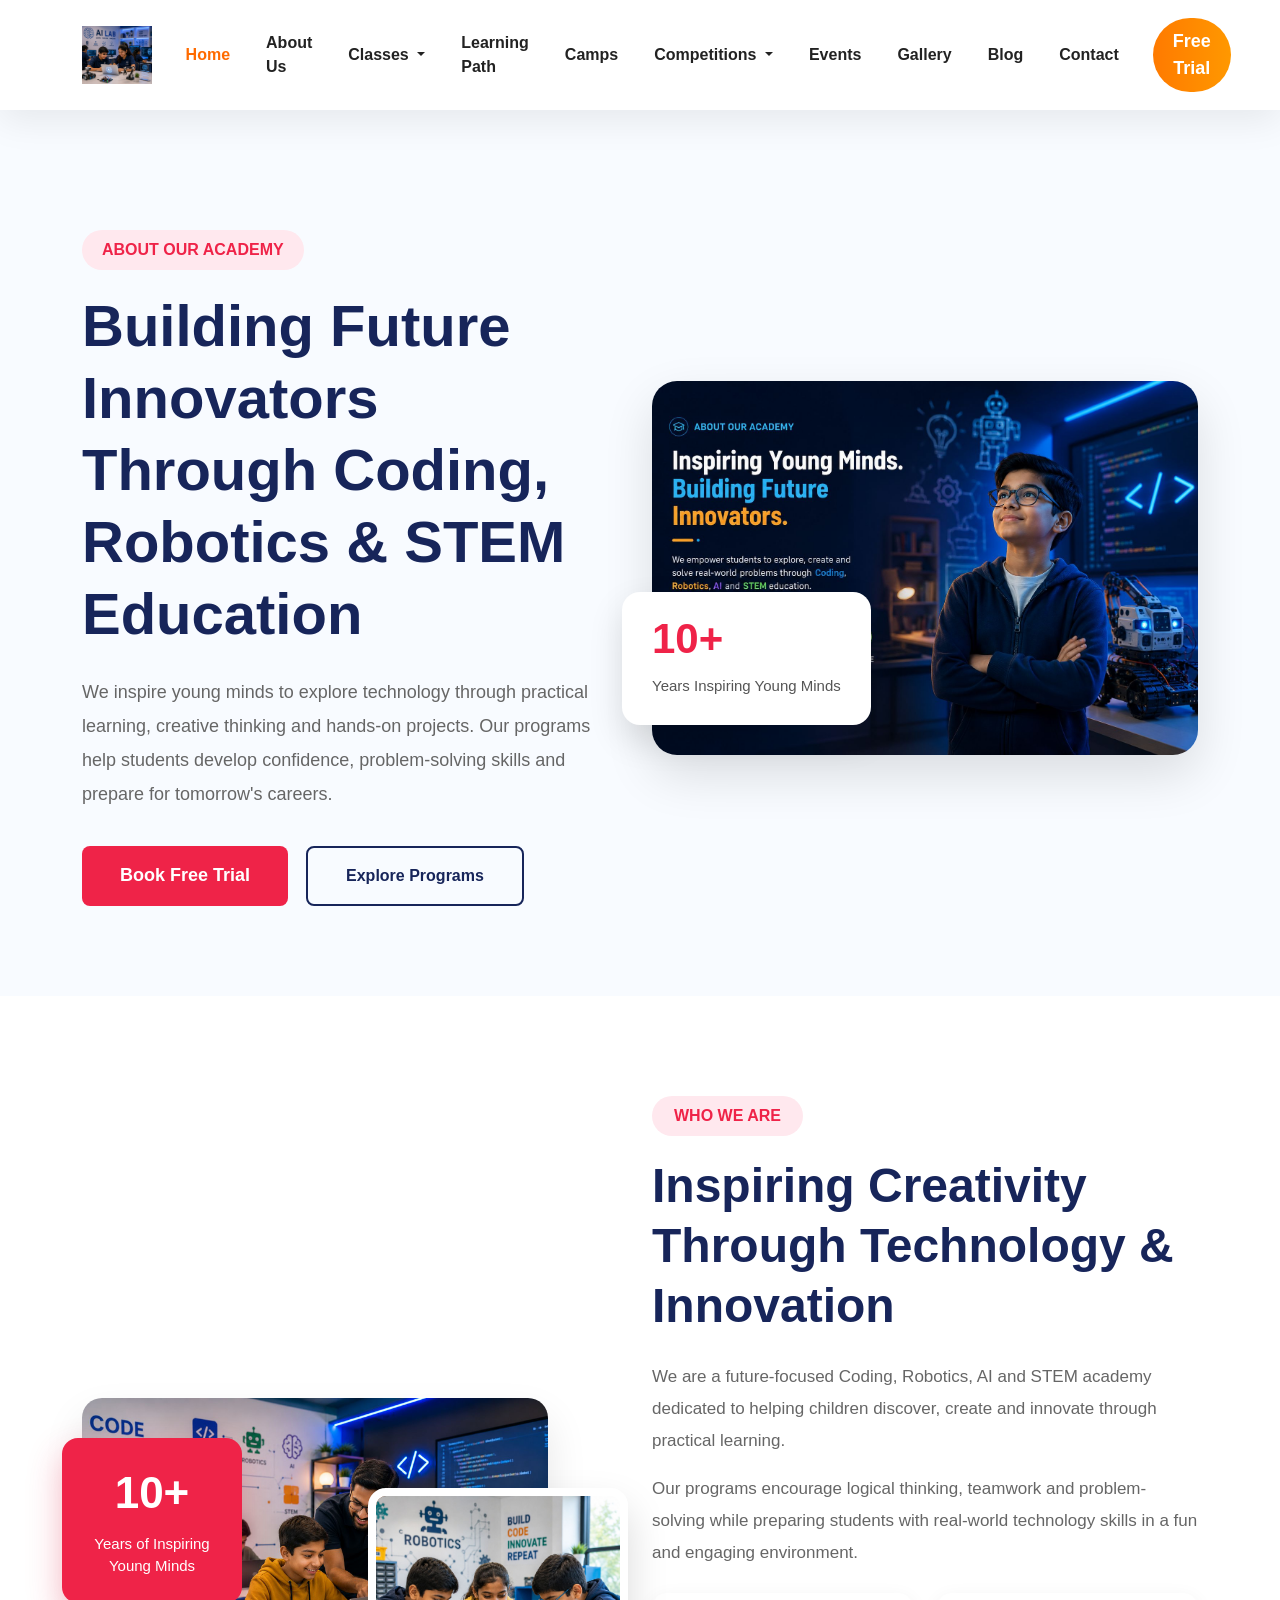
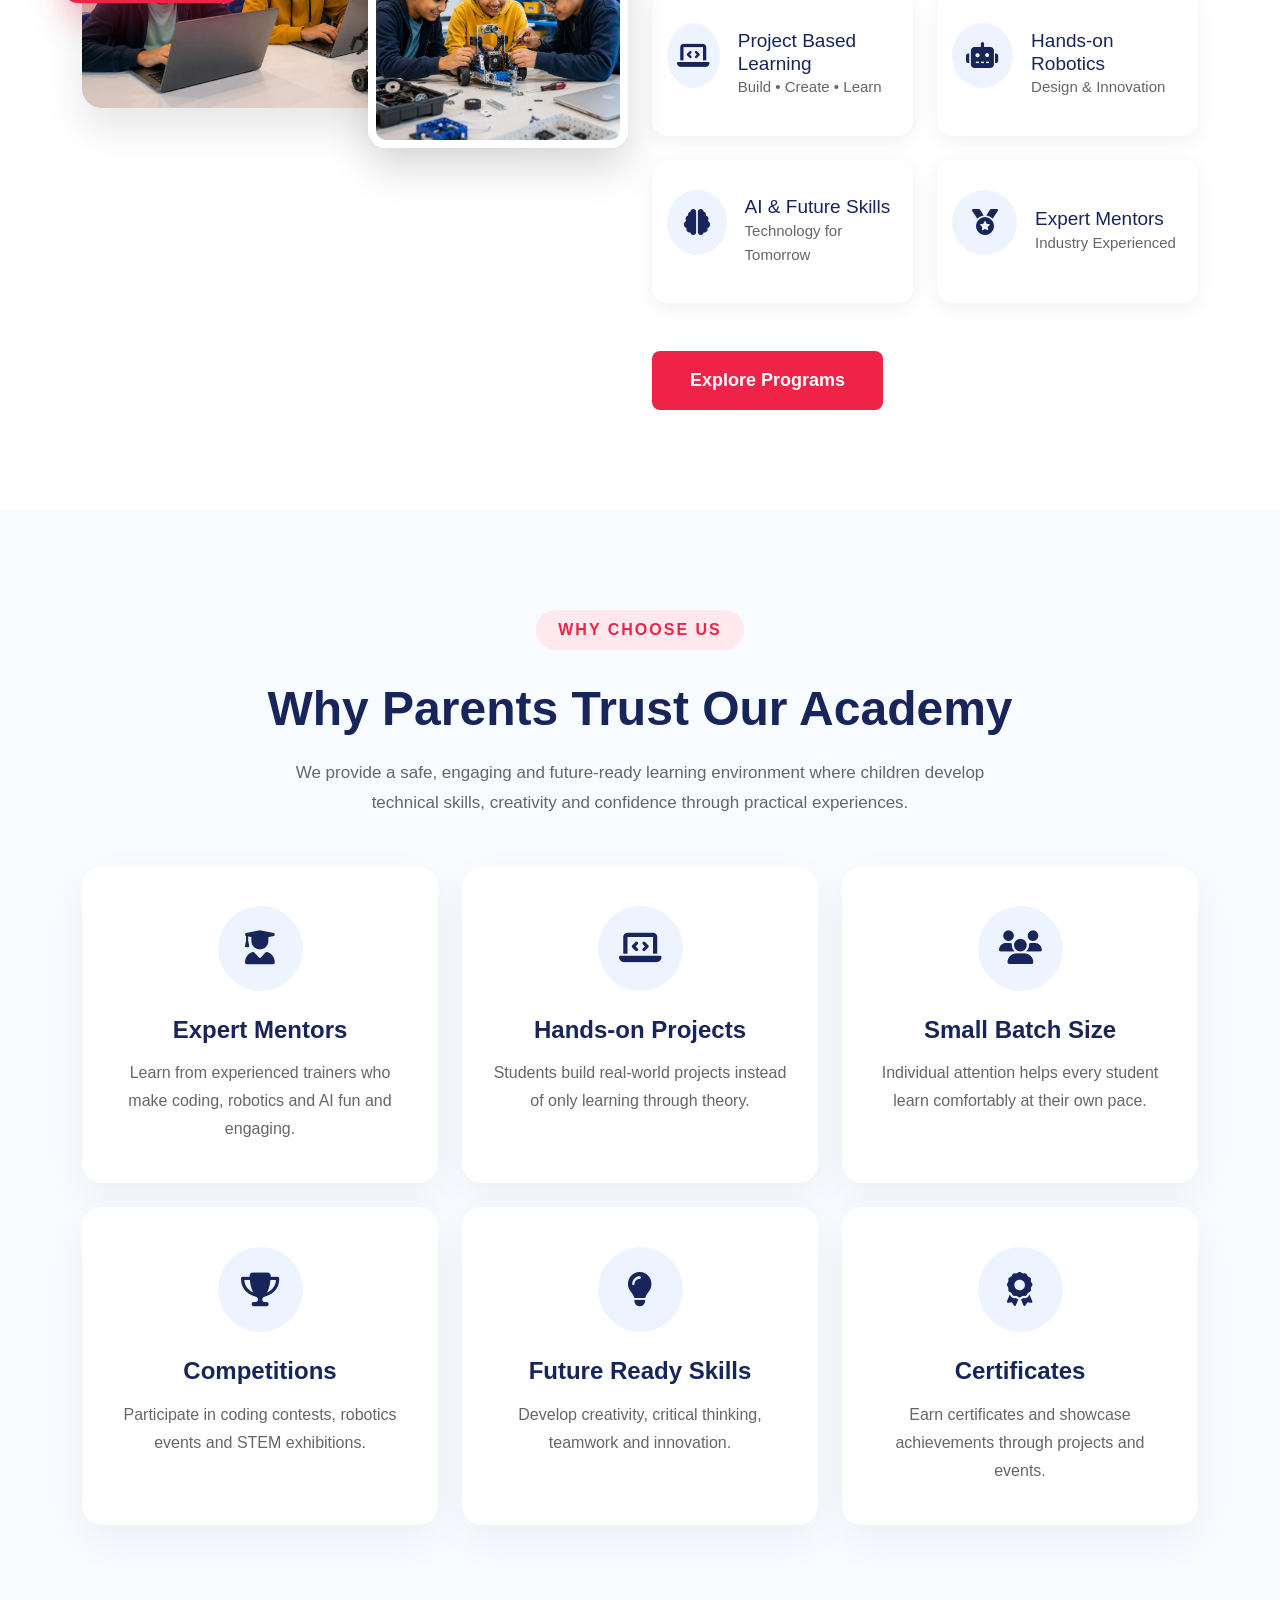
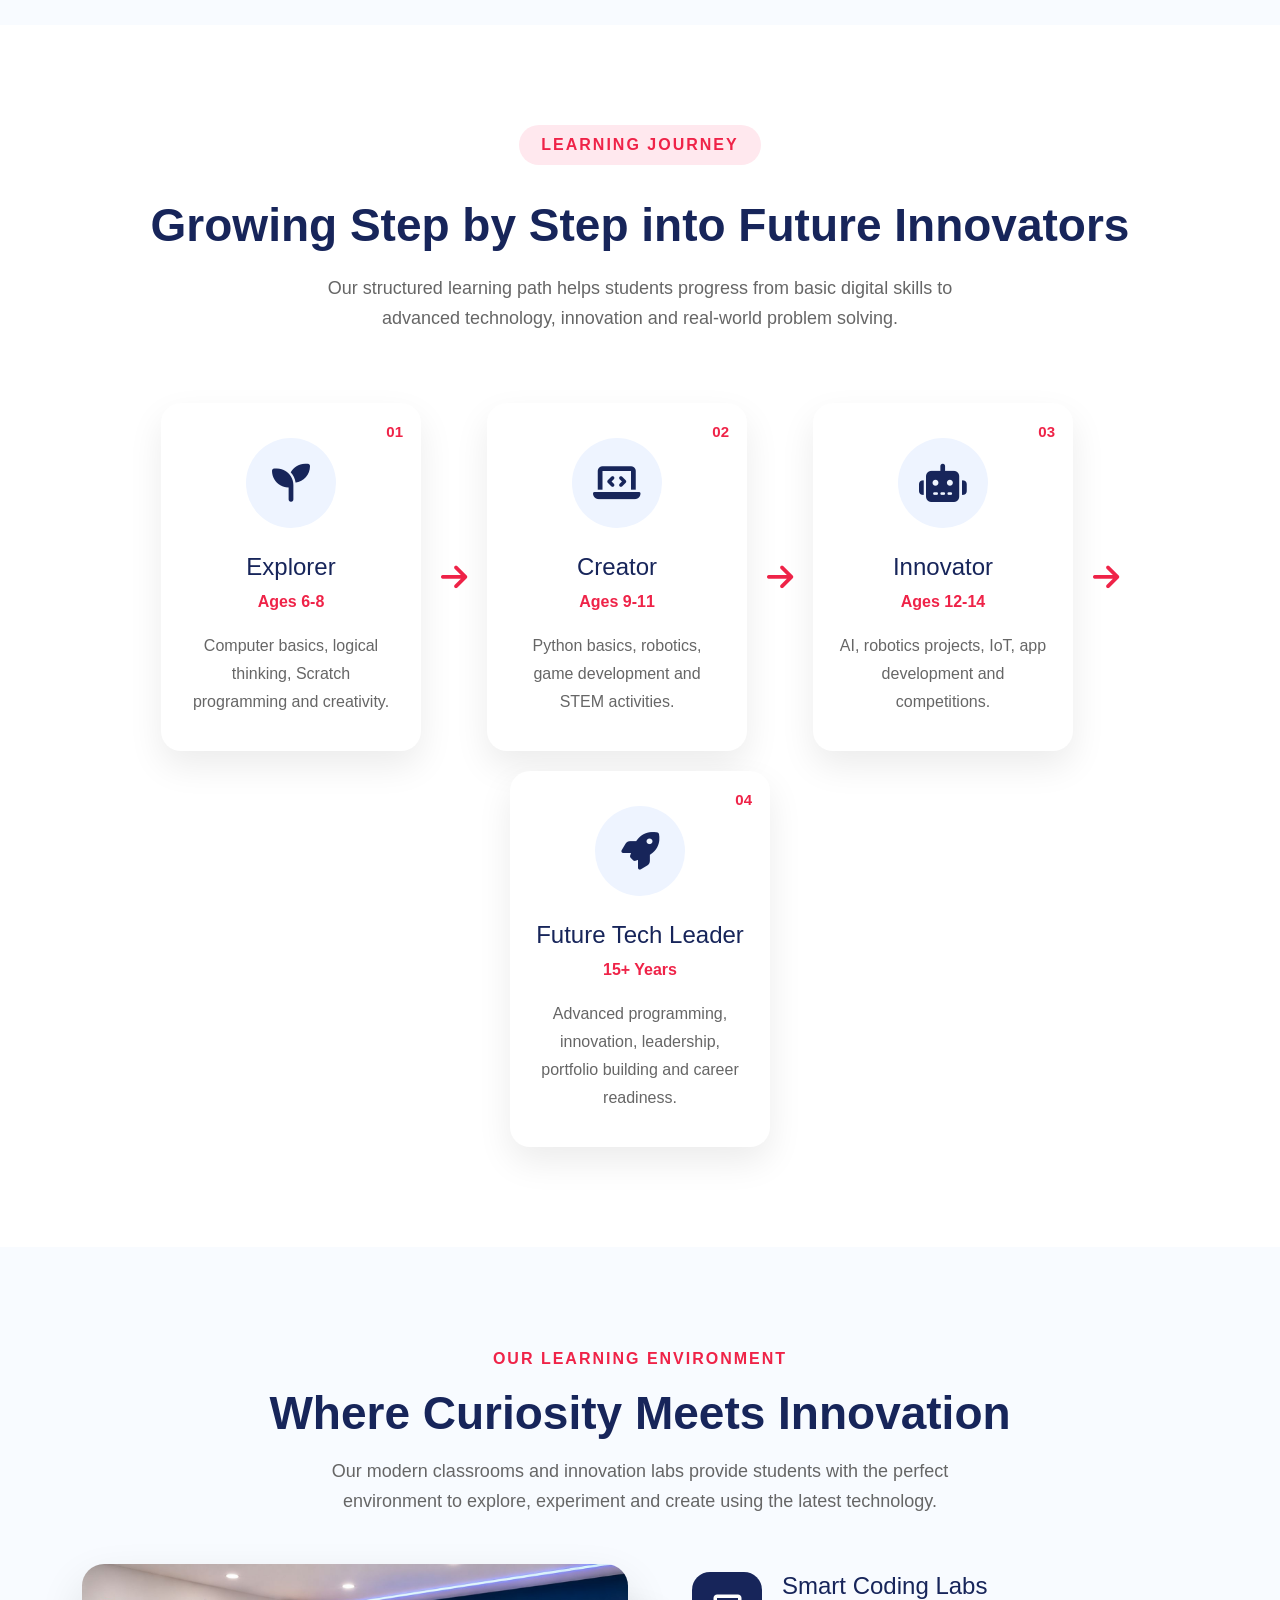
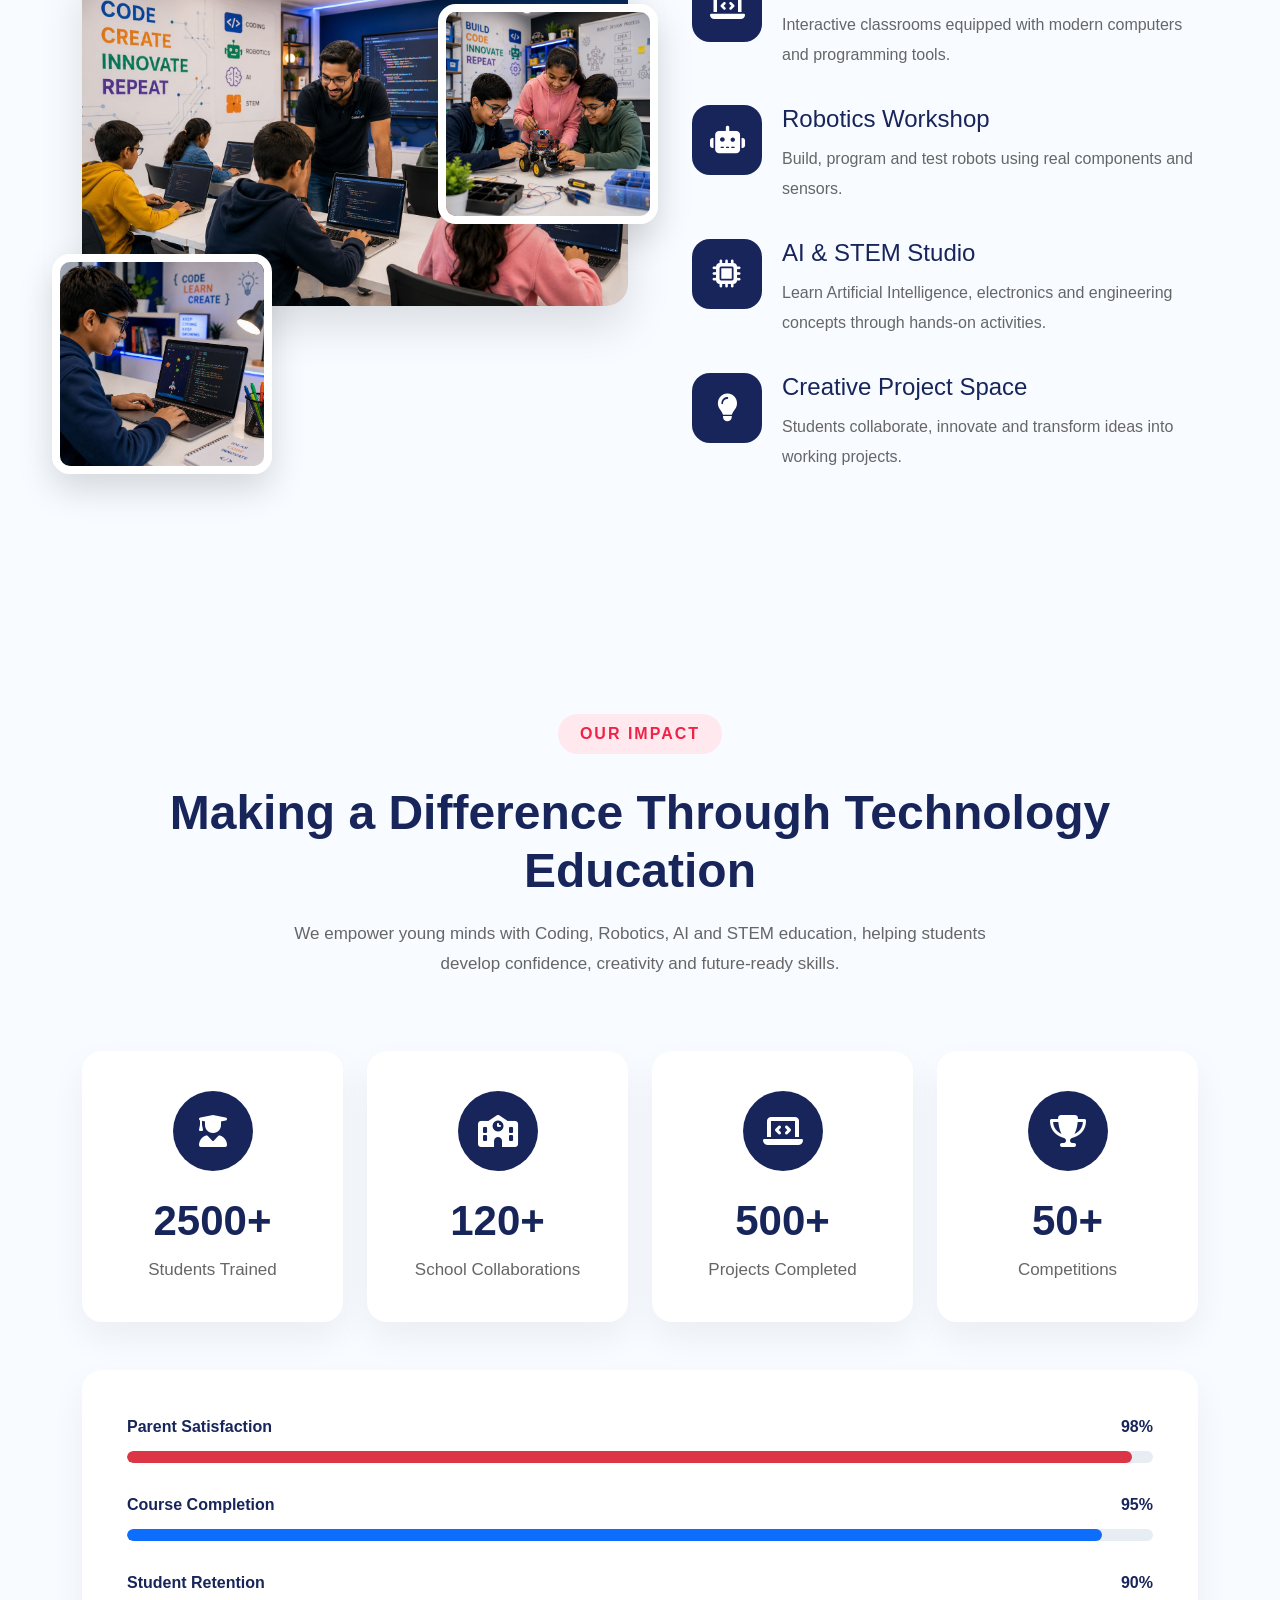
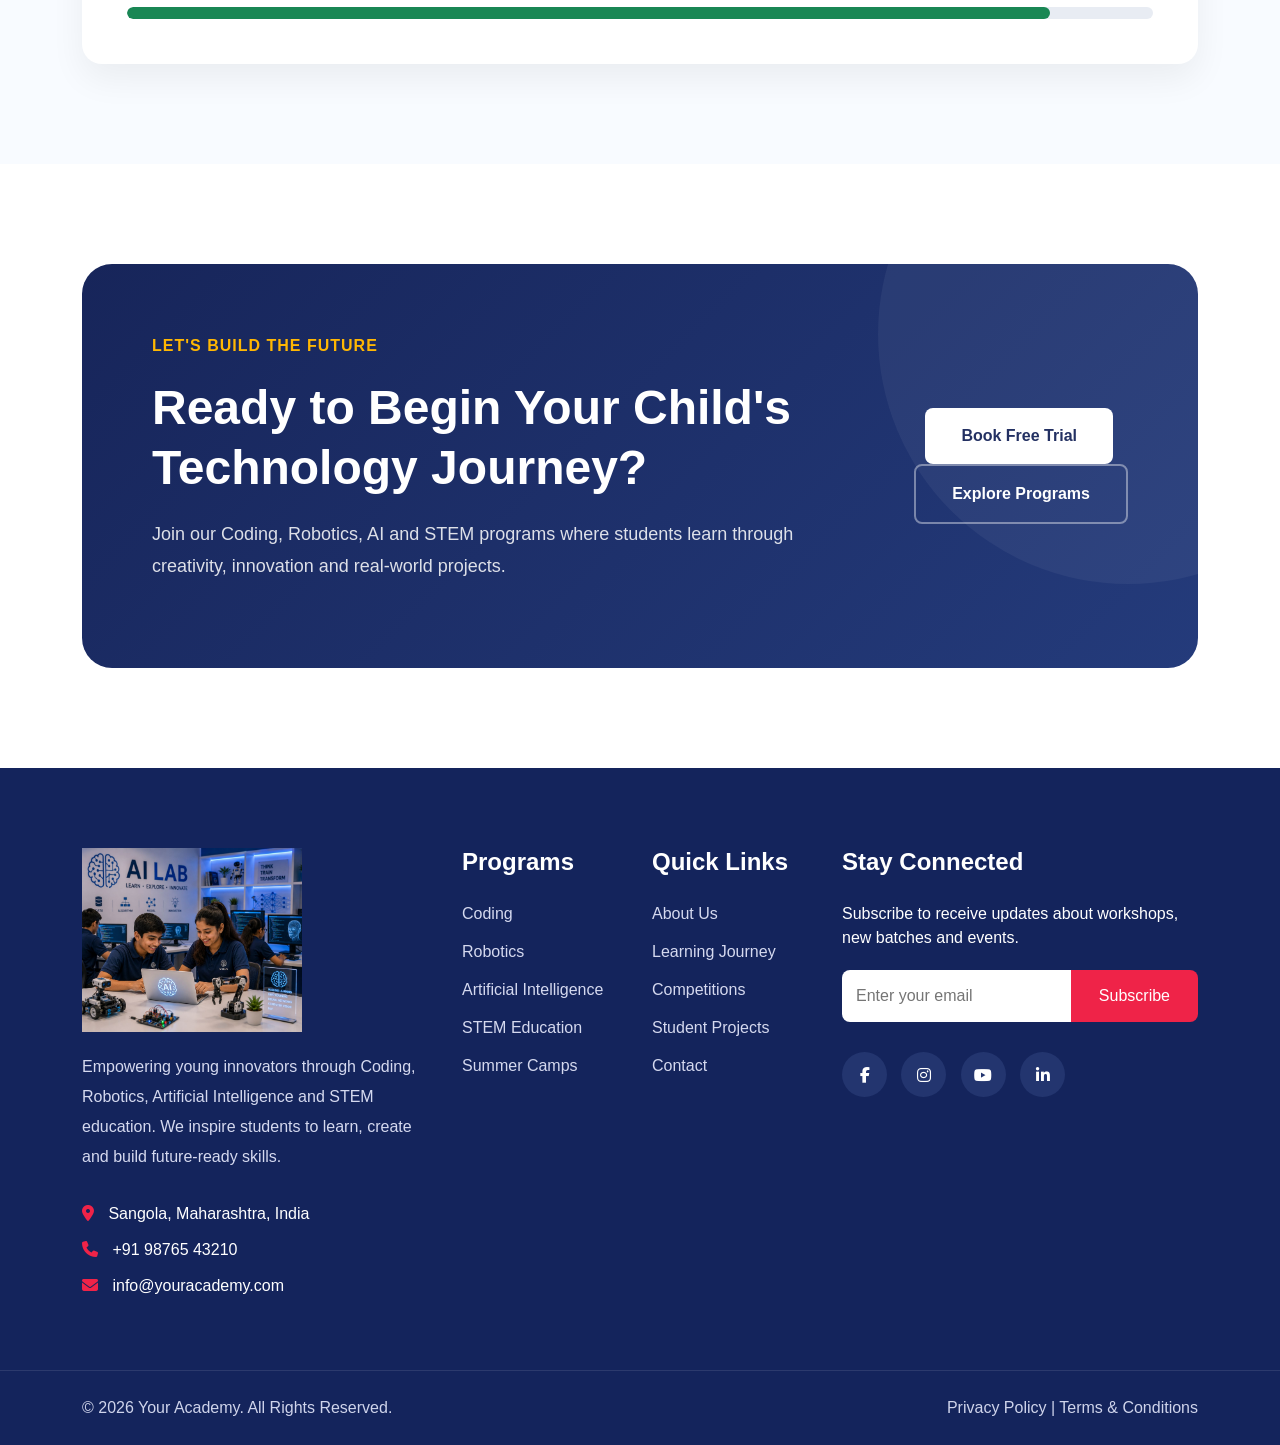
<file: about-us.html>
<!DOCTYPE html>
<html lang="en">

<head>
    <meta charset="UTF-8">
    <meta name="viewport" content="width=device-width, initial-scale=1.0">

    <title>Home Page</title>

    <!-- Bootstrap -->
    <link href="https://cdn.jsdelivr.net/npm/bootstrap@5.3.3/dist/css/bootstrap.min.css" rel="stylesheet">

    <link rel="stylesheet" href="https://cdnjs.cloudflare.com/ajax/libs/OwlCarousel2/2.3.4/assets/owl.carousel.min.css">

    <link rel="stylesheet" href="https://cdnjs.cloudflare.com/ajax/libs/OwlCarousel2/2.3.4/assets/owl.theme.default.min.css">

    <!-- Font Awesome -->
    <link rel="stylesheet" href="https://cdnjs.cloudflare.com/ajax/libs/font-awesome/6.6.0/css/all.min.css">

    <link rel="stylesheet" href="assets/css/style.css">
    <link rel="stylesheet" href="assets/css/about-us.css">

    <script src="https://code.jquery.com/jquery-3.7.1.min.js"></script>

    <script src="https://cdnjs.cloudflare.com/ajax/libs/OwlCarousel2/2.3.4/owl.carousel.min.js"></script>
</head>

<body>

   <!-- Navbar Start -->

<!--==================================
    NAVBAR START
===================================-->

<nav class="navbar navbar-expand-lg custom-navbar">

    <div class="container">

        <!-- Logo -->

        <a class="navbar-brand" href="index.html">

            <img src="images/ai-lab.jpeg" alt="Logo">

        </a>

        <!-- Mobile Toggle -->

        <button class="navbar-toggler"
                type="button"
                data-bs-toggle="collapse"
                data-bs-target="#mainNavbar">

            <span class="navbar-toggler-icon"></span>

        </button>

        <!-- Menu -->

        <div class="collapse navbar-collapse justify-content-end"
             id="mainNavbar">

            <ul class="navbar-nav align-items-lg-center">

                <!-- Home -->

                <li class="nav-item">

                    <a class="nav-link active"
                       href="index.html">

                        Home

                    </a>

                </li>

                <!-- About -->

                <li class="nav-item">

                    <a class="nav-link"
                       href="about-us.html">

                        About Us

                    </a>

                </li>

                <!-- Classes -->
                <!--==============================
                    Classes Dropdown
                ===============================-->

                <li class="nav-item dropdown custom-menu">

                    <a class="nav-link dropdown-toggle"
                       href="#"
                       data-bs-toggle="dropdown">

                        Classes

                    </a>

                    <div class="dropdown-menu mega-dropdown">

                        <div class="dropdown-title">

                            Explore Our Classes

                        </div>

                        <a href="coding-classes.html" class="mega-item">

                            <div class="mega-icon">

                                <i class="fa-solid fa-code"></i>

                            </div>

                            <div class="mega-content">

                                <h6>Coding</h6>

                                <p>Scratch • Python • Java • Web Development</p>

                            </div>

                        </a>

                        <a href="lego-robotics.html" class="mega-item">

                            <div class="mega-icon">

                                <i class="fa-solid fa-robot"></i>

                            </div>

                            <div class="mega-content">

                                <h6>LEGO Robotics</h6>

                                <p>Build • Program • Compete</p>

                            </div>

                        </a>

                        <a href="artificial-intelligence.html" class="mega-item">

                            <div class="mega-icon">

                                <i class="fa-solid fa-brain"></i>

                            </div>

                            <div class="mega-content">

                                <h6>Artificial Intelligence</h6>

                                <p>AI • Machine Learning • Generative AI</p>

                            </div>

                        </a>

                        <a href="stem.html" class="mega-item">

                            <div class="mega-icon">

                                <i class="fa-solid fa-microchip"></i>

                            </div>

                            <div class="mega-content">

                                <h6>STEM Education</h6>

                                <p>Science • Engineering • Technology • Math</p>

                            </div>

                        </a>

                    </div>

                </li>



                <!-- Learning Path -->

                <li class="nav-item">

                    <a class="nav-link"
                       href="learning-path.html">

                        Learning Path

                    </a>

                </li>

                <!-- Camps -->

                <li class="nav-item">

                    <a class="nav-link"
                       href="camps.html">

                        Camps

                    </a>

                </li>

                <!-- Competitions -->

               <!--==============================
                    Competitions Dropdown
                ===============================-->

                <li class="nav-item dropdown custom-menu">

                    <a class="nav-link dropdown-toggle"
                       href="#"
                       data-bs-toggle="dropdown">

                        Competitions

                    </a>

                    <div class="dropdown-menu mega-dropdown">

                        <div class="dropdown-title">
                            Upcoming Competitions
                        </div>

                        <a href="coding-competition.html" class="mega-item">

                            <div class="mega-icon">
                                <i class="fa-solid fa-laptop-code"></i>
                            </div>

                            <div class="mega-content">
                                <h6>Coding Championship</h6>
                                <p>Problem Solving • Programming</p>
                            </div>

                        </a>

                        <a href="lego-competition.html" class="mega-item">

                            <div class="mega-icon">
                                <i class="fa-solid fa-robot"></i>
                            </div>

                            <div class="mega-content">
                                <h6>LEGO Robotics Challenge</h6>
                                <p>Build • Code • Innovation</p>
                            </div>

                        </a>

                        <a href="ai-challenge.html" class="mega-item">

                            <div class="mega-icon">
                                <i class="fa-solid fa-brain"></i>
                            </div>

                            <div class="mega-content">
                                <h6>AI Innovation Challenge</h6>
                                <p>AI Solutions • Creativity</p>
                            </div>

                        </a>

                        <a href="stem-olympiad.html" class="mega-item">

                            <div class="mega-icon">
                                <i class="fa-solid fa-trophy"></i>
                            </div>

                            <div class="mega-content">
                                <h6>STEM Olympiad</h6>
                                <p>Science • Robotics • Engineering</p>
                            </div>

                        </a>

                    </div>

                </li>

                <!-- Events -->

                <li class="nav-item">

                    <a class="nav-link"
                       href="events.html">

                        Events

                    </a>

                </li>

                <!-- Gallery -->

                <li class="nav-item">

                    <a class="nav-link"
                       href="gallery.html">

                        Gallery

                    </a>

                </li>

                <!-- Blog -->

                <li class="nav-item">

                    <a class="nav-link"
                       href="blogs.html">

                        Blog

                    </a>

                </li>

                <!-- Contact -->

                <li class="nav-item">

                    <a class="nav-link"
                       href="contact-us.html">

                        Contact

                    </a>

                </li>

                <!-- Button -->

                <li class="nav-item ms-lg-3">

                    <button class="theme-btn trial-btn" data-bs-toggle="modal" data-bs-target="#freeTrialModal">

                        Free Trial

                    </button>

                </li>

            </ul>

        </div>

    </div>

</nav>

<!--==================================
    NAVBAR END
===================================-->

<!--=================================
ABOUT HERO
==================================-->

<section class="about-hero">

    <div class="container">

        <div class="row align-items-center">

            <div class="col-lg-6">

                <span class="hero-tag">
                    ABOUT OUR ACADEMY
                </span>

                <h1>
                    Building Future Innovators Through
                    Coding, Robotics & STEM Education
                </h1>

                <p>

                    We inspire young minds to explore technology through
                    practical learning, creative thinking and hands-on
                    projects. Our programs help students develop confidence,
                    problem-solving skills and prepare for tomorrow's careers.

                </p>

                <div class="hero-btns">

                    <a href="#" class="btn-main">
                        Book Free Trial
                    </a>

                    <a href="#" class="btn-outline">
                        Explore Programs
                    </a>

                </div>

            </div>

            <div class="col-lg-6">

                <div class="about-hero-image">

                    <img src="images/about-hero.jpeg" alt="">

                    <div class="experience-box">

                        <h3>10+</h3>

                        <p>Years Inspiring Young Minds</p>

                    </div>

                </div>

            </div>

        </div>

    </div>

</section>

<!--=====================================
WHO WE ARE
======================================-->

<section class="who-we-are">

    <div class="container">

        <div class="row align-items-center gy-5">

            <!-- Images -->

            <div class="col-lg-6">

                <div class="who-images">

                    <img src="images/about1.jpeg" class="img-main" alt="">

                    <img src="images/about2.jpeg" class="img-small" alt="">

                    <div class="experience-card">

                        <h2>10+</h2>

                        <span>Years of Inspiring Young Minds</span>

                    </div>

                </div>

            </div>

            <!-- Content -->

            <div class="col-lg-6">

                <span class="section-tag">

                    WHO WE ARE

                </span>

                <h2>

                    Inspiring Creativity Through
                    Technology & Innovation

                </h2>

                <p>

                    We are a future-focused Coding, Robotics, AI and STEM
                    academy dedicated to helping children discover,
                    create and innovate through practical learning.

                </p>

                <p>

                    Our programs encourage logical thinking,
                    teamwork and problem-solving while preparing
                    students with real-world technology skills in
                    a fun and engaging environment.

                </p>

                <div class="row mt-4">

                    <div class="col-md-6">

                        <div class="feature-item">

                            <i class="fa-solid fa-laptop-code"></i>

                            <div>

                                <h5>Project Based Learning</h5>

                                <span>Build • Create • Learn</span>

                            </div>

                        </div>

                    </div>

                    <div class="col-md-6">

                        <div class="feature-item">

                            <i class="fa-solid fa-robot"></i>

                            <div>

                                <h5>Hands-on Robotics</h5>

                                <span>Design & Innovation</span>

                            </div>

                        </div>

                    </div>

                    <div class="col-md-6 mt-4">

                        <div class="feature-item">

                            <i class="fa-solid fa-brain"></i>

                            <div>

                                <h5>AI & Future Skills</h5>

                                <span>Technology for Tomorrow</span>

                            </div>

                        </div>

                    </div>

                    <div class="col-md-6 mt-4">

                        <div class="feature-item">

                            <i class="fa-solid fa-medal"></i>

                            <div>

                                <h5>Expert Mentors</h5>

                                <span>Industry Experienced</span>

                            </div>

                        </div>

                    </div>

                </div>

                <a href="#" class="btn-main mt-5">

                    Explore Programs

                </a>

            </div>

        </div>

    </div>

</section>


<!--==================================
WHY CHOOSE US
===================================-->

<section class="why-choose-us">

    <div class="container">

        <div class="section-heading text-center">

            <span>WHY CHOOSE US</span>

            <h2>Why Parents Trust Our Academy</h2>

            <p>

                We provide a safe, engaging and future-ready learning
                environment where children develop technical skills,
                creativity and confidence through practical experiences.

            </p>

        </div>

        <div class="row g-4 mt-4">

            <!-- Card -->

            <div class="col-lg-4 col-md-6">

                <div class="choose-card">

                    <div class="choose-icon">

                        <i class="fa-solid fa-user-graduate"></i>

                    </div>

                    <h4>Expert Mentors</h4>

                    <p>

                        Learn from experienced trainers who make
                        coding, robotics and AI fun and engaging.

                    </p>

                </div>

            </div>

            <!-- Card -->

            <div class="col-lg-4 col-md-6">

                <div class="choose-card">

                    <div class="choose-icon">

                        <i class="fa-solid fa-laptop-code"></i>

                    </div>

                    <h4>Hands-on Projects</h4>

                    <p>

                        Students build real-world projects instead
                        of only learning through theory.

                    </p>

                </div>

            </div>

            <!-- Card -->

            <div class="col-lg-4 col-md-6">

                <div class="choose-card">

                    <div class="choose-icon">

                        <i class="fa-solid fa-users"></i>

                    </div>

                    <h4>Small Batch Size</h4>

                    <p>

                        Individual attention helps every student
                        learn comfortably at their own pace.

                    </p>

                </div>

            </div>

            <!-- Card -->

            <div class="col-lg-4 col-md-6">

                <div class="choose-card">

                    <div class="choose-icon">

                        <i class="fa-solid fa-trophy"></i>

                    </div>

                    <h4>Competitions</h4>

                    <p>

                        Participate in coding contests,
                        robotics events and STEM exhibitions.

                    </p>

                </div>

            </div>

            <!-- Card -->

            <div class="col-lg-4 col-md-6">

                <div class="choose-card">

                    <div class="choose-icon">

                        <i class="fa-solid fa-lightbulb"></i>

                    </div>

                    <h4>Future Ready Skills</h4>

                    <p>

                        Develop creativity, critical thinking,
                        teamwork and innovation.

                    </p>

                </div>

            </div>

            <!-- Card -->

            <div class="col-lg-4 col-md-6">

                <div class="choose-card">

                    <div class="choose-icon">

                        <i class="fa-solid fa-award"></i>

                    </div>

                    <h4>Certificates</h4>

                    <p>

                        Earn certificates and showcase
                        achievements through projects and events.

                    </p>

                </div>

            </div>

        </div>

    </div>

</section>

<!--==================================
LEARNING JOURNEY
===================================-->

<section class="learning-journey">

    <div class="container">

        <div class="section-heading text-center">

            <span>LEARNING JOURNEY</span>

            <h2>Growing Step by Step into Future Innovators</h2>

            <p>

                Our structured learning path helps students progress
                from basic digital skills to advanced technology,
                innovation and real-world problem solving.

            </p>

        </div>

        <div class="journey-wrapper">

            <!-- Step 1 -->

            <div class="journey-card">

                <div class="journey-number">

                    01

                </div>

                <div class="journey-icon">

                    <i class="fa-solid fa-seedling"></i>

                </div>

                <h4>Explorer</h4>

                <span>Ages 6-8</span>

                <p>

                    Computer basics, logical thinking,
                    Scratch programming and creativity.

                </p>

            </div>

            <!-- Arrow -->

            <div class="journey-arrow">

                <i class="fa-solid fa-arrow-right"></i>

            </div>

            <!-- Step 2 -->

            <div class="journey-card">

                <div class="journey-number">

                    02

                </div>

                <div class="journey-icon">

                    <i class="fa-solid fa-laptop-code"></i>

                </div>

                <h4>Creator</h4>

                <span>Ages 9-11</span>

                <p>

                    Python basics, robotics,
                    game development and STEM activities.

                </p>

            </div>

            <div class="journey-arrow">

                <i class="fa-solid fa-arrow-right"></i>

            </div>

            <!-- Step 3 -->

            <div class="journey-card">

                <div class="journey-number">

                    03

                </div>

                <div class="journey-icon">

                    <i class="fa-solid fa-robot"></i>

                </div>

                <h4>Innovator</h4>

                <span>Ages 12-14</span>

                <p>

                    AI, robotics projects,
                    IoT, app development and competitions.

                </p>

            </div>

            <div class="journey-arrow">

                <i class="fa-solid fa-arrow-right"></i>

            </div>

            <!-- Step 4 -->

            <div class="journey-card">

                <div class="journey-number">

                    04

                </div>

                <div class="journey-icon">

                    <i class="fa-solid fa-rocket"></i>

                </div>

                <h4>Future Tech Leader</h4>

                <span>15+ Years</span>

                <p>

                    Advanced programming,
                    innovation, leadership,
                    portfolio building and career readiness.

                </p>

            </div>

        </div>

    </div>

</section>

<!--==================================
LEARNING ENVIRONMENT
===================================-->

<section class="learning-environment">

    <div class="container">

        <div class="section-heading text-center">

            <span>OUR LEARNING ENVIRONMENT</span>

            <h2>Where Curiosity Meets Innovation</h2>

            <p>

                Our modern classrooms and innovation labs provide
                students with the perfect environment to explore,
                experiment and create using the latest technology.

            </p>

        </div>

        <div class="row align-items-center mt-5">

            <!-- Left Images -->

            <div class="col-lg-6">

                <div class="environment-gallery">

                    <img src="images/environment-main.jpeg" class="main-img">

                    <img src="images/environment-coding.jpeg" class="small-img img1">

                    <img src="images/environment-robotics.jpeg" class="small-img img2">

                </div>

            </div>

            <!-- Right Content -->

            <div class="col-lg-6">

                <div class="environment-content">

                    <div class="env-item">

                        <i class="fa-solid fa-laptop-code"></i>

                        <div>

                            <h4>Smart Coding Labs</h4>

                            <p>

                                Interactive classrooms equipped with
                                modern computers and programming tools.

                            </p>

                        </div>

                    </div>

                    <div class="env-item">

                        <i class="fa-solid fa-robot"></i>

                        <div>

                            <h4>Robotics Workshop</h4>

                            <p>

                                Build, program and test robots using
                                real components and sensors.

                            </p>

                        </div>

                    </div>

                    <div class="env-item">

                        <i class="fa-solid fa-microchip"></i>

                        <div>

                            <h4>AI & STEM Studio</h4>

                            <p>

                                Learn Artificial Intelligence,
                                electronics and engineering concepts
                                through hands-on activities.

                            </p>

                        </div>

                    </div>

                    <div class="env-item">

                        <i class="fa-solid fa-lightbulb"></i>

                        <div>

                            <h4>Creative Project Space</h4>

                            <p>

                                Students collaborate, innovate and
                                transform ideas into working projects.

                            </p>

                        </div>

                    </div>

                </div>

            </div>

        </div>

    </div>

</section>

<!--==================================
OUR IMPACT
===================================-->

<section class="our-impact">

    <div class="container">

        <div class="section-heading text-center">

            <span>OUR IMPACT</span>

            <h2>Making a Difference Through Technology Education</h2>

            <p>
                We empower young minds with Coding, Robotics, AI and STEM education,
                helping students develop confidence, creativity and future-ready skills.
            </p>

        </div>

        <!-- Statistics -->

        <div class="row mt-5 g-4">

            <div class="col-lg-3 col-md-6">

                <div class="impact-card">

                    <i class="fa-solid fa-user-graduate"></i>

                    <h2>2500+</h2>

                    <p>Students Trained</p>

                </div>

            </div>

            <div class="col-lg-3 col-md-6">

                <div class="impact-card">

                    <i class="fa-solid fa-school"></i>

                    <h2>120+</h2>

                    <p>School Collaborations</p>

                </div>

            </div>

            <div class="col-lg-3 col-md-6">

                <div class="impact-card">

                    <i class="fa-solid fa-laptop-code"></i>

                    <h2>500+</h2>

                    <p>Projects Completed</p>

                </div>

            </div>

            <div class="col-lg-3 col-md-6">

                <div class="impact-card">

                    <i class="fa-solid fa-trophy"></i>

                    <h2>50+</h2>

                    <p>Competitions</p>

                </div>

            </div>

        </div>

        <!-- Progress -->

        <div class="impact-progress mt-5">

            <div class="progress-item">

                <div class="progress-title">

                    <span>Parent Satisfaction</span>

                    <strong>98%</strong>

                </div>

                <div class="progress">

                    <div class="progress-bar bg-danger" style="width:98%;"></div>

                </div>

            </div>

            <div class="progress-item">

                <div class="progress-title">

                    <span>Course Completion</span>

                    <strong>95%</strong>

                </div>

                <div class="progress">

                    <div class="progress-bar bg-primary" style="width:95%;"></div>

                </div>

            </div>

            <div class="progress-item">

                <div class="progress-title">

                    <span>Student Retention</span>

                    <strong>90%</strong>

                </div>

                <div class="progress">

                    <div class="progress-bar bg-success" style="width:90%;"></div>

                </div>

            </div>

        </div>

    </div>

</section>

<!--==================================
CALL TO ACTION
===================================-->

<section class="about-cta">

    <div class="container">

        <div class="cta-box">

            <div class="row align-items-center">

                <div class="col-lg-8">

                    <span>LET'S BUILD THE FUTURE</span>

                    <h2>
                        Ready to Begin Your Child's
                        Technology Journey?
                    </h2>

                    <p>

                        Join our Coding, Robotics, AI and STEM programs
                        where students learn through creativity,
                        innovation and real-world projects.

                    </p>

                </div>

                <div class="col-lg-4 text-lg-end">

                    <a href="contact.html" class="btn-white">

                        Book Free Trial

                    </a>

                    <a href="programs.html" class="btn-outline-white">

                        Explore Programs

                    </a>

                </div>

            </div>

        </div>

    </div>

</section>


<!--====================================
FOOTER
=====================================-->

<footer class="footer">

    <div class="container">

        <div class="row gy-5">

            <!-- Company -->

            <div class="col-lg-4">

                <img src="images/ai-lab.jpeg" class="footer-logo" alt="">

                <p class="footer-about">

                    Empowering young innovators through Coding,
                    Robotics, Artificial Intelligence and STEM
                    education. We inspire students to learn,
                    create and build future-ready skills.

                </p>

                <div class="footer-contact">

                    <p>
                        <i class="fa-solid fa-location-dot"></i>
                        Sangola, Maharashtra, India
                    </p>

                    <p>
                        <i class="fa-solid fa-phone"></i>
                        +91 98765 43210
                    </p>

                    <p>
                        <i class="fa-solid fa-envelope"></i>
                        info@youracademy.com
                    </p>

                </div>

            </div>

            <!-- Programs -->

            <div class="col-lg-2 col-md-6">

                <h4>Programs</h4>

                <ul>

                    <li><a href="#">Coding</a></li>

                    <li><a href="#">Robotics</a></li>

                    <li><a href="#">Artificial Intelligence</a></li>

                    <li><a href="#">STEM Education</a></li>

                    <li><a href="#">Summer Camps</a></li>

                </ul>

            </div>

            <!-- Quick Links -->

            <div class="col-lg-2 col-md-6">

                <h4>Quick Links</h4>

                <ul>

                    <li><a href="#">About Us</a></li>

                    <li><a href="#">Learning Journey</a></li>

                    <li><a href="#">Competitions</a></li>

                    <li><a href="#">Student Projects</a></li>

                    <li><a href="#">Contact</a></li>

                </ul>

            </div>

            <!-- Newsletter -->

            <div class="col-lg-4">

                <h4>Stay Connected</h4>

                <p class="newsletter-text">

                    Subscribe to receive updates about
                    workshops, new batches and events.

                </p>

                <form class="newsletter">

                    <input
                        type="email"
                        placeholder="Enter your email">

                    <button>

                        Subscribe

                    </button>

                </form>

                <div class="social-icons">

                    <a href="#"><i class="fab fa-facebook-f"></i></a>

                    <a href="#"><i class="fab fa-instagram"></i></a>

                    <a href="#"><i class="fab fa-youtube"></i></a>

                    <a href="#"><i class="fab fa-linkedin-in"></i></a>

                </div>

            </div>

        </div>

    </div>

    <div class="footer-bottom">

        <div class="container">

            <div class="row">

                <div class="col-md-6">

                    © 2026 Your Academy. All Rights Reserved.

                </div>

                <div class="col-md-6 text-md-end">

                    Privacy Policy |
                    Terms &
                    Conditions

                </div>

            </div>

        </div>

    </div>

</footer>

<!-- =========================================
        FREE TRIAL MODAL (HTML ONLY)
========================================== -->

<div class="modal fade" id="freeTrialModal" tabindex="-1" aria-hidden="true">

    <div class="modal-dialog modal-xl modal-dialog-centered">

        <div class="modal-content trial-modal">

            <!-- Close Button -->

            <button type="button"
                    class="btn-close trial-close"
                    data-bs-dismiss="modal"
                    aria-label="Close"></button>

            <div class="modal-body p-0">

                <div class="row g-0">

                    <!--==================================
                            LEFT SIDE
                    ===================================-->

                    <div class="col-lg-5">

                        <div class="trial-left">

                            <span class="trial-tag">

                                FREE TRIAL

                            </span>

                            <h2>

                                Book Your FREE Coding Trial Class

                            </h2>

                            <p>

                                Experience fun, interactive coding sessions with expert mentors.

                            </p>

                            <ul class="trial-list">

                                <li>

                                    <i class="fa-solid fa-circle-check"></i>

                                    Expert Mentors

                                </li>

                                <li>

                                    <i class="fa-solid fa-circle-check"></i>

                                    Hands-on Practical Learning

                                </li>

                                <li>

                                    <i class="fa-solid fa-circle-check"></i>

                                    Small Batch Size

                                </li>

                                <li>

                                    <i class="fa-solid fa-circle-check"></i>

                                    Live Coding Sessions

                                </li>

                                <li>

                                    <i class="fa-solid fa-circle-check"></i>

                                    Project-Based Learning

                                </li>

                                <li>

                                    <i class="fa-solid fa-circle-check"></i>

                                    Completion Certificate

                                </li>

                            </ul>

                            <!-- Illustration -->

                            

                        </div>

                    </div>

                    <!--==================================
                            RIGHT SIDE
                    ===================================-->

                    <div class="col-lg-7">

                        <div class="trial-form">

                            <h3>

                                Start Your Free Trial

                            </h3>

                            <p class="mb-4">

                                Fill in your details and our team will contact you within 24 hours.

                            </p>

                            <form id="trialForm">

                                <div class="row">

                                    <!-- First Name -->

                                    <div class="col-md-6 mb-3">

                                        <label class="form-label">

                                            First Name <span>*</span>

                                        </label>

                                        <input type="text"
                                               class="form-control"
                                               placeholder="First Name"
                                               required>

                                    </div>

                                    <!-- Last Name -->

                                    <div class="col-md-6 mb-3">

                                        <label class="form-label">

                                            Last Name <span>*</span>

                                        </label>

                                        <input type="text"
                                               class="form-control"
                                               placeholder="Last Name"
                                               required>

                                    </div>


                                    <!-- Mobile -->

                                    <div class="col-md-6 mb-3">

                                        <label class="form-label">

                                            Mobile Number <span>*</span>

                                        </label>

                                        <input type="tel"
                                               class="form-control"
                                               placeholder="Mobile Number"
                                               required>

                                    </div>

                                    

                                    <!-- Course -->

                                    <div class="col-md-6 mb-3">

                                        <label class="form-label">

                                            Select Course <span>*</span>

                                        </label>

                                        <select class="form-select">

                                            <option>Coding</option>

                                            <option>LEGO Robotics</option>

                                            <option>Artificial Intelligence</option>

                                            <option>STEM Education</option>

                                        </select>

                                    </div>

                                   

                                    <!-- Message -->

                                    <div class="col-12 mb-3">

                                        <label class="form-label">

                                            Message

                                        </label>

                                        <textarea class="form-control"
                                                  rows="4"
                                                  placeholder="Write your message..."></textarea>

                                    </div>

                                    <!-- Checkbox -->

                                    <div class="col-12 mb-4">

                                        <div class="form-check">

                                            <input class="form-check-input"
                                                   type="checkbox"
                                                   id="agree">

                                            <label class="form-check-label"
                                                   for="agree">

                                                I agree to receive updates regarding classes, workshops.

                                            </label>

                                        </div>

                                    </div>

                                    <!-- Button -->

                                    <div class="col-12 text-center">

                                        <button type="submit"
                                                class="trial-btn">

                                            Book Free Trial

                                        </button>

                                    </div>

                                    <!-- Note -->

                                    <div class="col-12 mt-3 text-center">

                                        <small>

                                            <i class="fa-solid fa-shield-halved"></i>

                                            Your information is secure and will only be used to contact you regarding your free trial class.

                                        </small>

                                    </div>

                                </div>

                            </form>

                        </div>

                    </div>

                </div>

            </div>

        </div>

    </div>

</div>


    <script src="https://cdn.jsdelivr.net/npm/bootstrap@5.3.3/dist/js/bootstrap.bundle.min.js"></script>

    <script src="assets/js/main.js"></script>

</body>

</html>
</file>
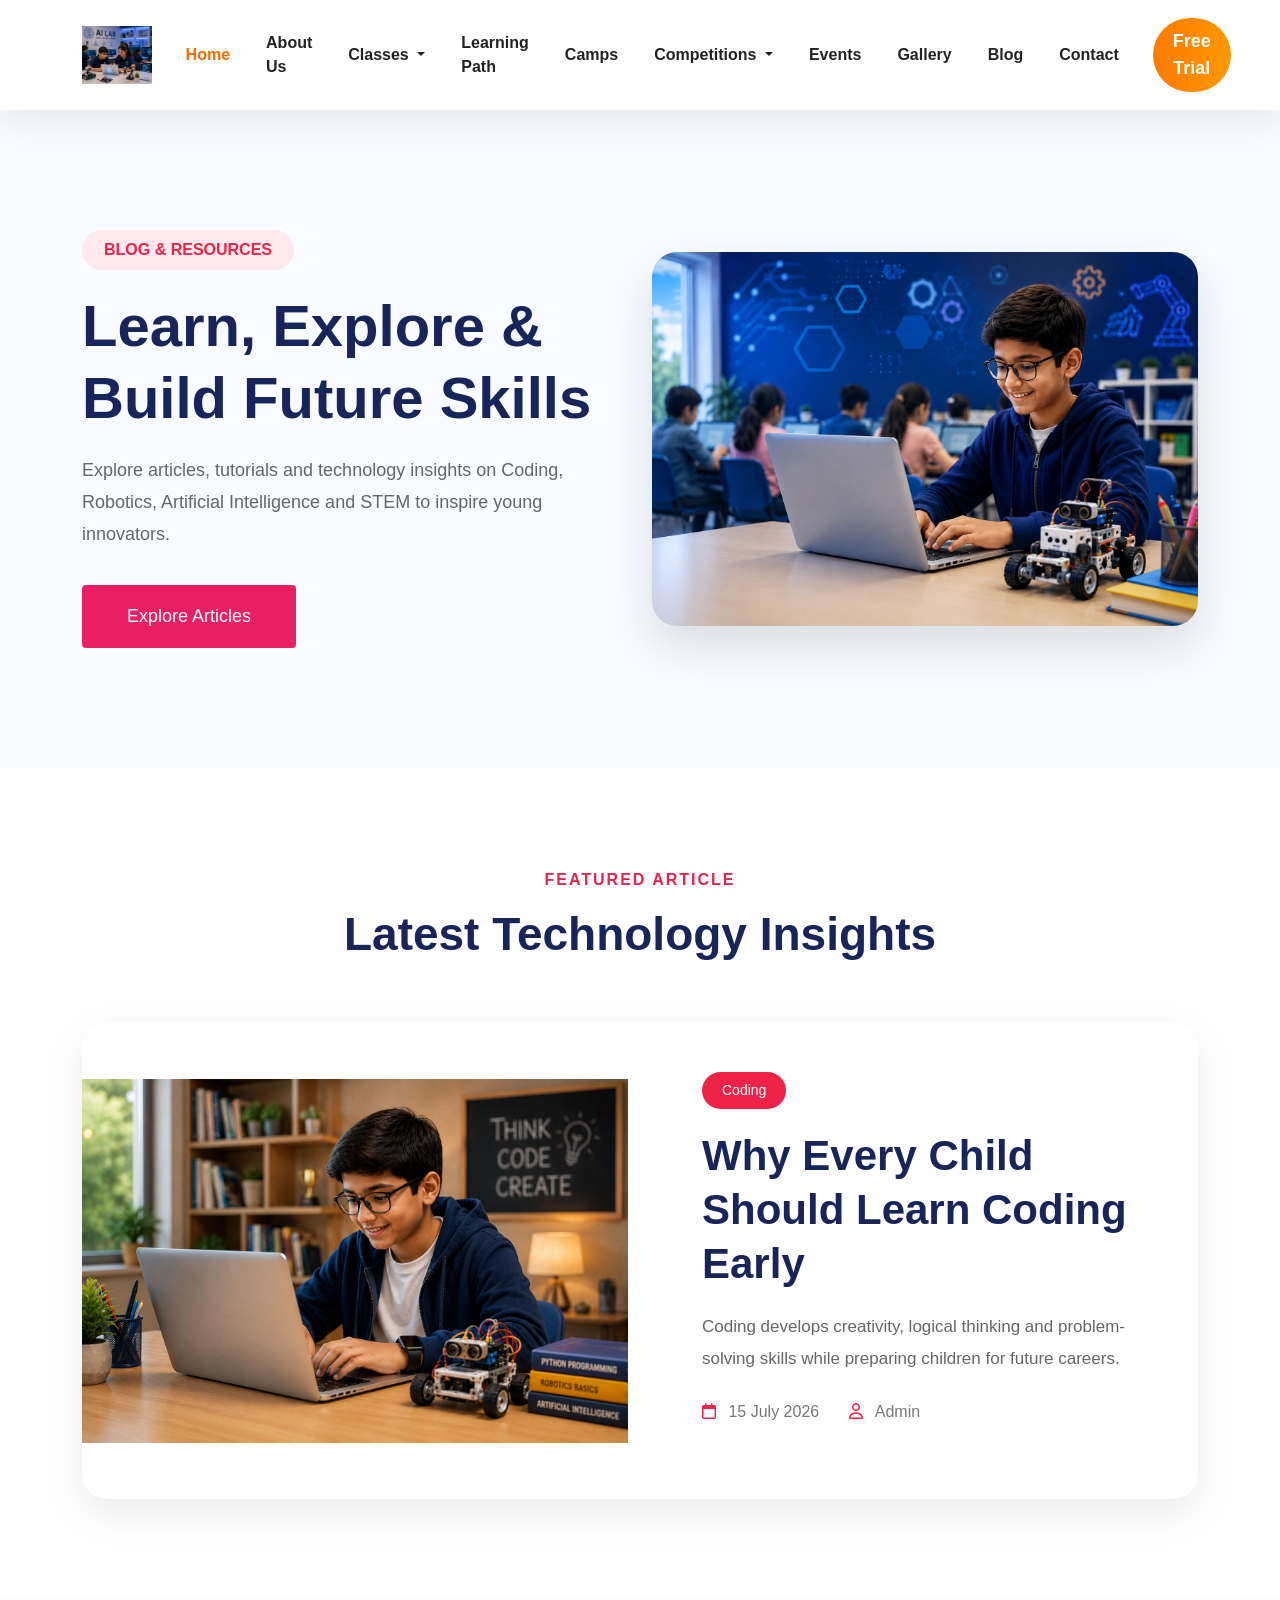
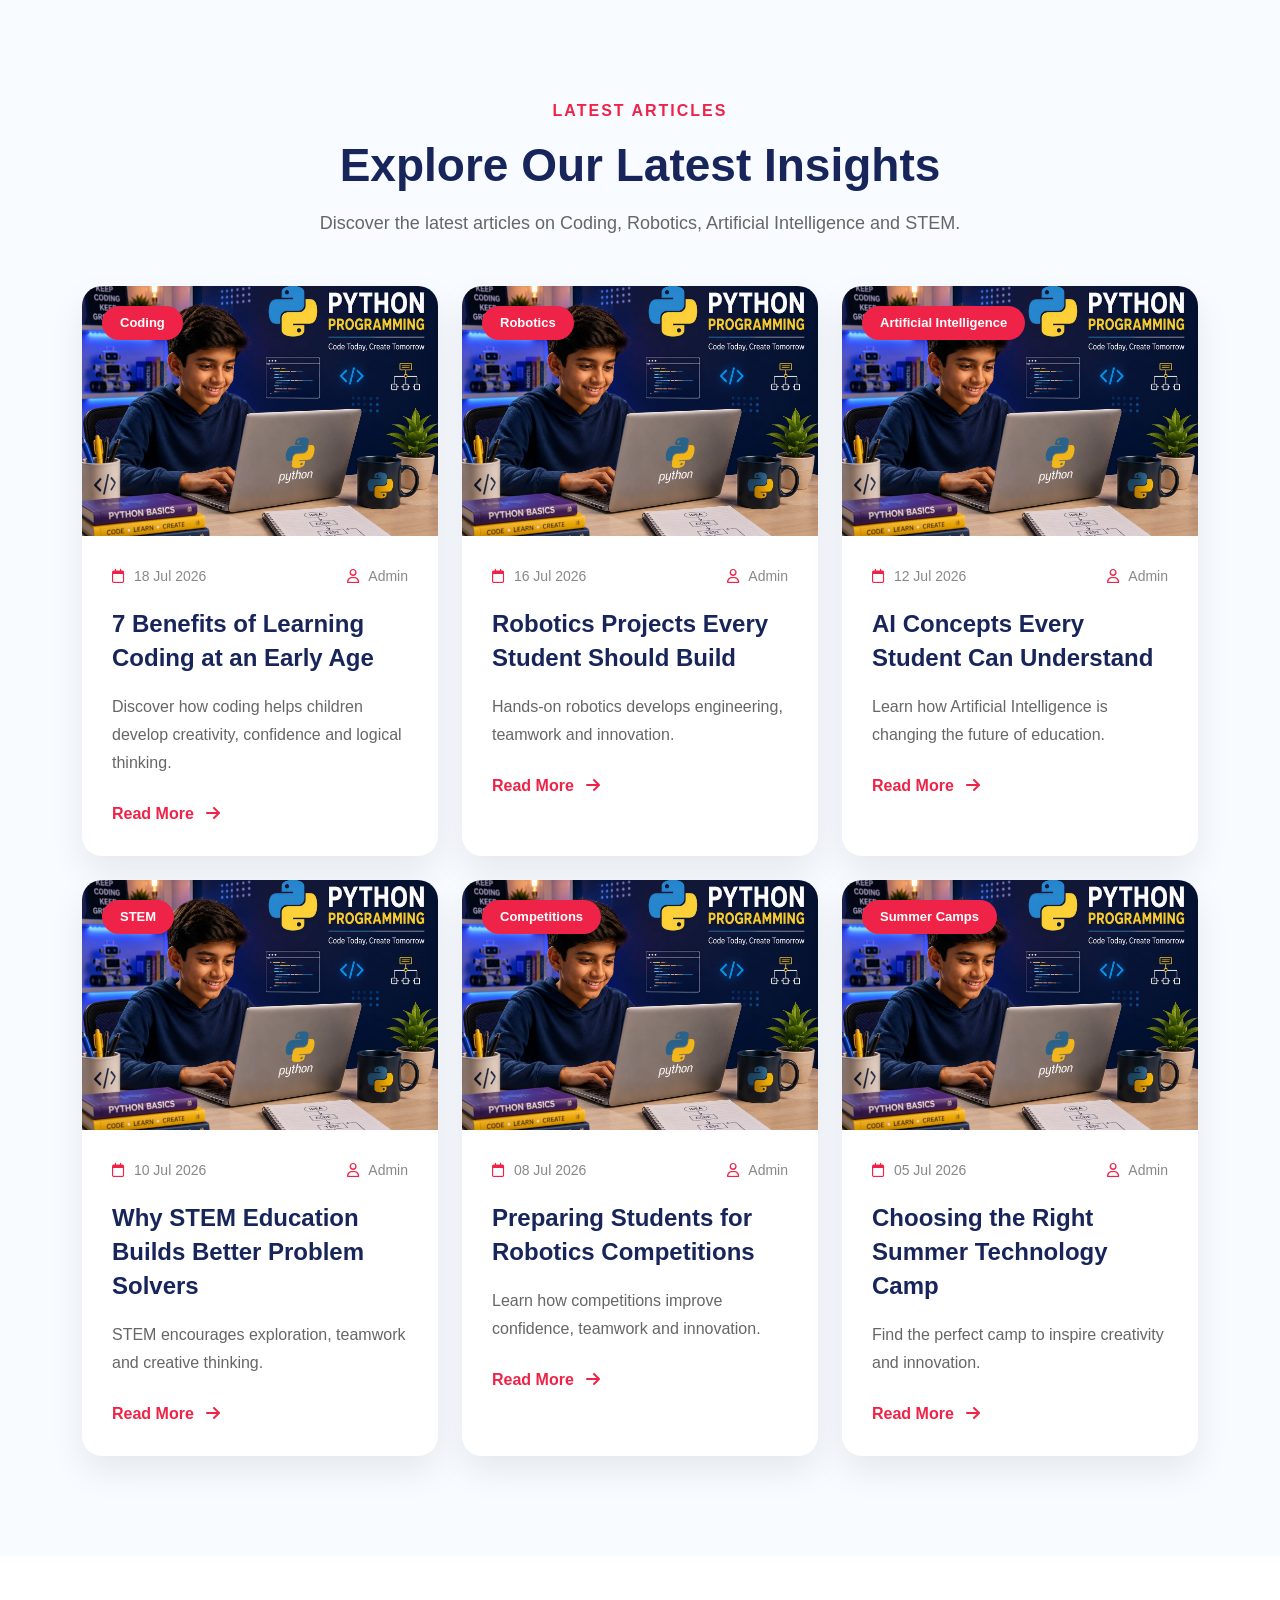
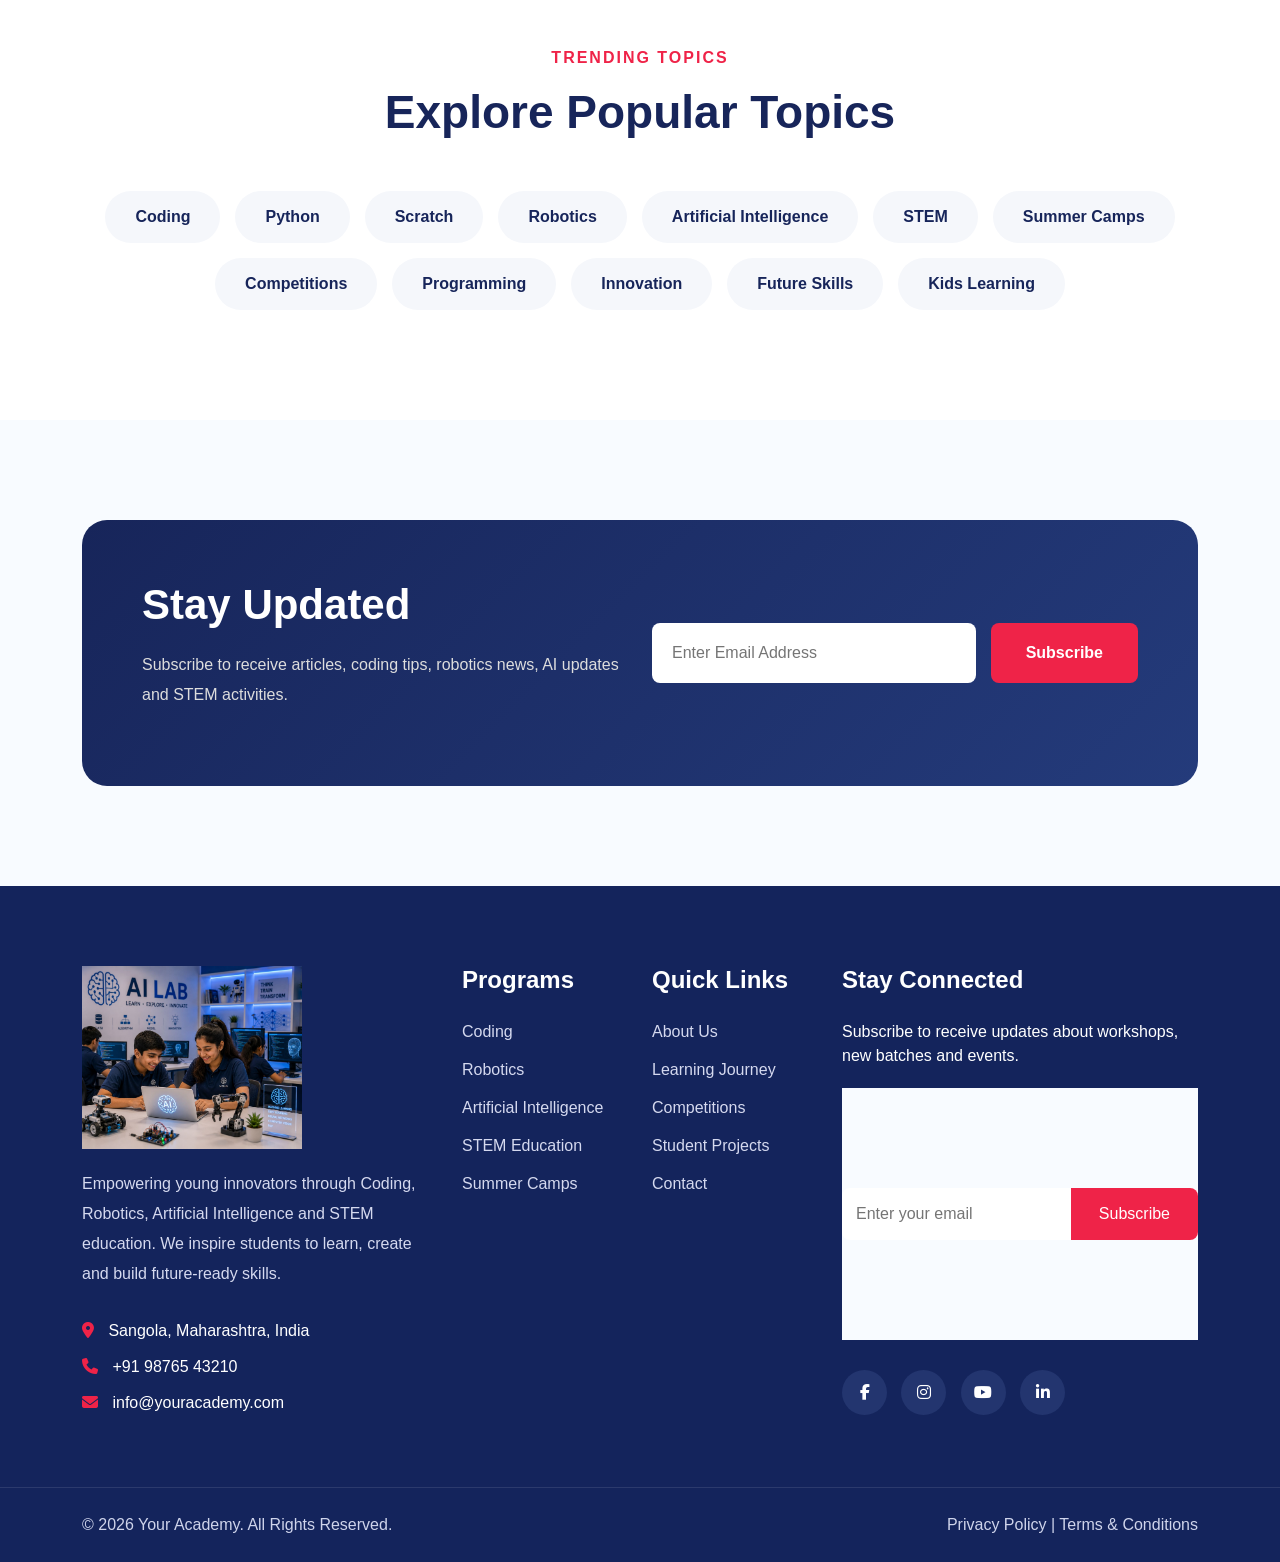
<file: blogs.html>
<!DOCTYPE html>
<html lang="en">

<head>
    <meta charset="UTF-8">
    <meta name="viewport" content="width=device-width, initial-scale=1.0">

    <title>Home Page</title>

    <!-- Bootstrap -->
    <link href="https://cdn.jsdelivr.net/npm/bootstrap@5.3.3/dist/css/bootstrap.min.css" rel="stylesheet">

    <link rel="stylesheet" href="https://cdnjs.cloudflare.com/ajax/libs/OwlCarousel2/2.3.4/assets/owl.carousel.min.css">

    <link rel="stylesheet" href="https://cdnjs.cloudflare.com/ajax/libs/OwlCarousel2/2.3.4/assets/owl.theme.default.min.css">

    <!-- Font Awesome -->
    <link rel="stylesheet" href="https://cdnjs.cloudflare.com/ajax/libs/font-awesome/6.6.0/css/all.min.css">

    <link rel="stylesheet" href="assets/css/style.css">
    <link rel="stylesheet" href="assets/css/blogs.css">

    <script src="https://code.jquery.com/jquery-3.7.1.min.js"></script>

    <script src="https://cdnjs.cloudflare.com/ajax/libs/OwlCarousel2/2.3.4/owl.carousel.min.js"></script>
</head>

<body>

   <!-- Navbar Start -->

<!--==================================
    NAVBAR START
===================================-->

<nav class="navbar navbar-expand-lg custom-navbar">

    <div class="container">

        <!-- Logo -->

        <a class="navbar-brand" href="index.html">

            <img src="images/ai-lab.jpeg" alt="Logo">

        </a>

        <!-- Mobile Toggle -->

        <button class="navbar-toggler"
                type="button"
                data-bs-toggle="collapse"
                data-bs-target="#mainNavbar">

            <span class="navbar-toggler-icon"></span>

        </button>

        <!-- Menu -->

        <div class="collapse navbar-collapse justify-content-end"
             id="mainNavbar">

            <ul class="navbar-nav align-items-lg-center">

                <!-- Home -->

                <li class="nav-item">

                    <a class="nav-link active"
                       href="index.html">

                        Home

                    </a>

                </li>

                <!-- About -->

                <li class="nav-item">

                    <a class="nav-link"
                       href="about-us.html">

                        About Us

                    </a>

                </li>

                <!-- Classes -->
                <!--==============================
                    Classes Dropdown
                ===============================-->

                <li class="nav-item dropdown custom-menu">

                    <a class="nav-link dropdown-toggle"
                       href="#"
                       data-bs-toggle="dropdown">

                        Classes

                    </a>

                    <div class="dropdown-menu mega-dropdown">

                        <div class="dropdown-title">

                            Explore Our Classes

                        </div>

                        <a href="coding-classes.html" class="mega-item">

                            <div class="mega-icon">

                                <i class="fa-solid fa-code"></i>

                            </div>

                            <div class="mega-content">

                                <h6>Coding</h6>

                                <p>Scratch • Python • Java • Web Development</p>

                            </div>

                        </a>

                        <a href="lego-robotics.html" class="mega-item">

                            <div class="mega-icon">

                                <i class="fa-solid fa-robot"></i>

                            </div>

                            <div class="mega-content">

                                <h6>LEGO Robotics</h6>

                                <p>Build • Program • Compete</p>

                            </div>

                        </a>

                        <a href="artificial-intelligence.html" class="mega-item">

                            <div class="mega-icon">

                                <i class="fa-solid fa-brain"></i>

                            </div>

                            <div class="mega-content">

                                <h6>Artificial Intelligence</h6>

                                <p>AI • Machine Learning • Generative AI</p>

                            </div>

                        </a>

                        <a href="stem.html" class="mega-item">

                            <div class="mega-icon">

                                <i class="fa-solid fa-microchip"></i>

                            </div>

                            <div class="mega-content">

                                <h6>STEM Education</h6>

                                <p>Science • Engineering • Technology • Math</p>

                            </div>

                        </a>

                    </div>

                </li>



                <!-- Learning Path -->

                <li class="nav-item">

                    <a class="nav-link"
                       href="learning-path.html">

                        Learning Path

                    </a>

                </li>

                <!-- Camps -->

                <li class="nav-item">

                    <a class="nav-link"
                       href="camps.html">

                        Camps

                    </a>

                </li>

                <!-- Competitions -->

               <!--==============================
                    Competitions Dropdown
                ===============================-->

                <li class="nav-item dropdown custom-menu">

                    <a class="nav-link dropdown-toggle"
                       href="#"
                       data-bs-toggle="dropdown">

                        Competitions

                    </a>

                    <div class="dropdown-menu mega-dropdown">

                        <div class="dropdown-title">
                            Upcoming Competitions
                        </div>

                        <a href="coding-competition.html" class="mega-item">

                            <div class="mega-icon">
                                <i class="fa-solid fa-laptop-code"></i>
                            </div>

                            <div class="mega-content">
                                <h6>Coding Championship</h6>
                                <p>Problem Solving • Programming</p>
                            </div>

                        </a>

                        <a href="lego-competition.html" class="mega-item">

                            <div class="mega-icon">
                                <i class="fa-solid fa-robot"></i>
                            </div>

                            <div class="mega-content">
                                <h6>LEGO Robotics Challenge</h6>
                                <p>Build • Code • Innovation</p>
                            </div>

                        </a>

                        <a href="ai-challenge.html" class="mega-item">

                            <div class="mega-icon">
                                <i class="fa-solid fa-brain"></i>
                            </div>

                            <div class="mega-content">
                                <h6>AI Innovation Challenge</h6>
                                <p>AI Solutions • Creativity</p>
                            </div>

                        </a>

                        <a href="stem-olympiad.html" class="mega-item">

                            <div class="mega-icon">
                                <i class="fa-solid fa-trophy"></i>
                            </div>

                            <div class="mega-content">
                                <h6>STEM Olympiad</h6>
                                <p>Science • Robotics • Engineering</p>
                            </div>

                        </a>

                    </div>

                </li>

                <!-- Events -->

                <li class="nav-item">

                    <a class="nav-link"
                       href="events.html">

                        Events

                    </a>

                </li>

                <!-- Gallery -->

                <li class="nav-item">

                    <a class="nav-link"
                       href="gallery.html">

                        Gallery

                    </a>

                </li>

                <!-- Blog -->

                <li class="nav-item">

                    <a class="nav-link"
                       href="blogs.html">

                        Blog

                    </a>

                </li>

                <!-- Contact -->

                <li class="nav-item">

                    <a class="nav-link"
                       href="contact-us.html">

                        Contact

                    </a>

                </li>

                <!-- Button -->

                <li class="nav-item ms-lg-3">

                    <button class="theme-btn trial-btn" data-bs-toggle="modal" data-bs-target="#freeTrialModal">

                        Free Trial

                    </button>

                </li>

            </ul>

        </div>

    </div>

</nav>

<!--==================================
    NAVBAR END
===================================-->

<!--=================================
BLOG HERO START
==================================-->

<section class="blog-hero">

    <div class="container">

        <div class="row align-items-center">

            <div class="col-lg-6">

                <span class="hero-tag">

                    BLOG & RESOURCES

                </span>

                <h1>

                    Learn, Explore &
                    Build Future Skills

                </h1>

                <p>

                    Explore articles, tutorials and technology insights
                    on Coding, Robotics, Artificial Intelligence and STEM
                    to inspire young innovators.

                </p>

                <div class="hero-btn">

                    <a href="#" class="btn-main">

                        Explore Articles

                    </a>

                </div>

            </div>

            <div class="col-lg-6">

                <div class="blog-hero-image">

                    <img src="images/blog-hero.jpeg"
                        class="img-fluid">

                </div>

            </div>

        </div>

    </div>

</section>


<!--=================================
FEATURED BLOG
==================================-->

<section class="featured-blog">

    <div class="container">

        <div class="section-heading text-center">

            <span>

                FEATURED ARTICLE

            </span>

            <h2>

                Latest Technology Insights

            </h2>

        </div>

        <div class="featured-card">

            <div class="row align-items-center">

                <div class="col-lg-6">

                    <img src="images/featured-blog.jpeg"
                        class="img-fluid">

                </div>

                <div class="col-lg-6">

                    <div class="featured-content">

                        <span class="category">

                            Coding

                        </span>

                        <h2>

                            Why Every Child Should
                            Learn Coding Early

                        </h2>

                        <p>

                            Coding develops creativity,
                            logical thinking and
                            problem-solving skills while
                            preparing children for future careers.

                        </p>

                        <div class="blog-meta">

                            <span>

                                <i class="fa-regular fa-calendar"></i>

                                15 July 2026

                            </span>

                            <span>

                                <i class="fa-regular fa-user"></i>

                                Admin

                            </span>

                        </div>

                    </div>

                </div>

            </div>

        </div>

    </div>

</section>

<!--==================================
LATEST ARTICLES
===================================-->

<section class="latest-blogs">

    <div class="container">

        <div class="section-heading text-center">

            <span>LATEST ARTICLES</span>

            <h2>Explore Our Latest Insights</h2>

            <p>

                Discover the latest articles on Coding,
                Robotics, Artificial Intelligence and STEM.

            </p>

        </div>

        <div class="row g-4 mt-4">

            <!-- Blog 1 -->

            <div class="col-lg-4 col-md-6">

                <div class="blog-card">

                    <div class="blog-img">

                        <img src="images/coding.jpeg" class="img-fluid">

                        <span>Coding</span>

                    </div>

                    <div class="blog-content">

                        <div class="blog-info">

                            <span>

                                <i class="fa-regular fa-calendar"></i>

                                18 Jul 2026

                            </span>

                            <span>

                                <i class="fa-regular fa-user"></i>

                                Admin

                            </span>

                        </div>

                        <h4>

                            7 Benefits of Learning Coding at an Early Age

                        </h4>

                        <p>

                            Discover how coding helps children develop
                            creativity, confidence and logical thinking.

                        </p>

                        <a href="#">

                            Read More

                            <i class="fa-solid fa-arrow-right"></i>

                        </a>

                    </div>

                </div>

            </div>

            <!-- Blog 2 -->

            <div class="col-lg-4 col-md-6">

                <div class="blog-card">

                    <div class="blog-img">

                        <img src="images/coding.jpeg" class="img-fluid">

                        <span>Robotics</span>

                    </div>

                    <div class="blog-content">

                        <div class="blog-info">

                            <span>

                                <i class="fa-regular fa-calendar"></i>

                                16 Jul 2026

                            </span>

                            <span>

                                <i class="fa-regular fa-user"></i>

                                Admin

                            </span>

                        </div>

                        <h4>

                            Robotics Projects Every Student Should Build

                        </h4>

                        <p>

                            Hands-on robotics develops engineering,
                            teamwork and innovation.

                        </p>

                        <a href="#">

                            Read More

                            <i class="fa-solid fa-arrow-right"></i>

                        </a>

                    </div>

                </div>

            </div>

            <!-- Blog 3 -->

            <div class="col-lg-4 col-md-6">

                <div class="blog-card">

                    <div class="blog-img">

                        <img src="images/coding.jpeg" class="img-fluid">

                        <span>Artificial Intelligence</span>

                    </div>

                    <div class="blog-content">

                        <div class="blog-info">

                            <span>

                                <i class="fa-regular fa-calendar"></i>

                                12 Jul 2026

                            </span>

                            <span>

                                <i class="fa-regular fa-user"></i>

                                Admin

                            </span>

                        </div>

                        <h4>

                            AI Concepts Every Student Can Understand

                        </h4>

                        <p>

                            Learn how Artificial Intelligence is
                            changing the future of education.

                        </p>

                        <a href="#">

                            Read More

                            <i class="fa-solid fa-arrow-right"></i>

                        </a>

                    </div>

                </div>

            </div>

            <!-- Blog 4 -->

            <div class="col-lg-4 col-md-6">

                <div class="blog-card">

                    <div class="blog-img">

                        <img src="images/coding.jpeg" class="img-fluid">

                        <span>STEM</span>

                    </div>

                    <div class="blog-content">

                        <div class="blog-info">

                            <span>

                                <i class="fa-regular fa-calendar"></i>

                                10 Jul 2026

                            </span>

                            <span>

                                <i class="fa-regular fa-user"></i>

                                Admin

                            </span>

                        </div>

                        <h4>

                            Why STEM Education Builds Better Problem Solvers

                        </h4>

                        <p>

                            STEM encourages exploration,
                            teamwork and creative thinking.

                        </p>

                        <a href="#">

                            Read More

                            <i class="fa-solid fa-arrow-right"></i>

                        </a>

                    </div>

                </div>

            </div>

            <!-- Blog 5 -->

            <div class="col-lg-4 col-md-6">

                <div class="blog-card">

                    <div class="blog-img">

                        <img src="images/coding.jpeg" class="img-fluid">

                        <span>Competitions</span>

                    </div>

                    <div class="blog-content">

                        <div class="blog-info">

                            <span>

                                <i class="fa-regular fa-calendar"></i>

                                08 Jul 2026

                            </span>

                            <span>

                                <i class="fa-regular fa-user"></i>

                                Admin

                            </span>

                        </div>

                        <h4>

                            Preparing Students for Robotics Competitions

                        </h4>

                        <p>

                            Learn how competitions improve confidence,
                            teamwork and innovation.

                        </p>

                        <a href="#">

                            Read More

                            <i class="fa-solid fa-arrow-right"></i>

                        </a>

                    </div>

                </div>

            </div>

            <!-- Blog 6 -->

            <div class="col-lg-4 col-md-6">

                <div class="blog-card">

                    <div class="blog-img">

                        <img src="images/coding.jpeg" class="img-fluid">

                        <span>Summer Camps</span>

                    </div>

                    <div class="blog-content">

                        <div class="blog-info">

                            <span>

                                <i class="fa-regular fa-calendar"></i>

                                05 Jul 2026

                            </span>

                            <span>

                                <i class="fa-regular fa-user"></i>

                                Admin

                            </span>

                        </div>

                        <h4>

                            Choosing the Right Summer Technology Camp

                        </h4>

                        <p>

                            Find the perfect camp to inspire
                            creativity and innovation.

                        </p>

                        <a href="#">

                            Read More

                            <i class="fa-solid fa-arrow-right"></i>

                        </a>

                    </div>

                </div>

            </div>

        </div>

    </div>

</section>

<!--==================================
TRENDING TOPICS
===================================-->

<section class="trending-topics">

    <div class="container">

        <div class="section-heading text-center">

            <span>TRENDING TOPICS</span>

            <h2>Explore Popular Topics</h2>

        </div>

        <div class="topics-wrapper">

            <a href="#">Coding</a>

            <a href="#">Python</a>

            <a href="#">Scratch</a>

            <a href="#">Robotics</a>

            <a href="#">Artificial Intelligence</a>

            <a href="#">STEM</a>

            <a href="#">Summer Camps</a>

            <a href="#">Competitions</a>

            <a href="#">Programming</a>

            <a href="#">Innovation</a>

            <a href="#">Future Skills</a>

            <a href="#">Kids Learning</a>

        </div>

    </div>

</section>



<!--==================================
NEWSLETTER
===================================-->

<section class="newsletter">

    <div class="container">

        <div class="newsletter-box">

            <div class="row align-items-center">

                <div class="col-lg-6">

                    <h2>

                        Stay Updated

                    </h2>

                    <p>

                        Subscribe to receive articles,
                        coding tips, robotics news,
                        AI updates and STEM activities.

                    </p>

                </div>

                <div class="col-lg-6">

                    <form class="newsletter-form">

                        <input
                        type="email"
                        placeholder="Enter Email Address">

                        <button>

                            Subscribe

                        </button>

                    </form>

                </div>

            </div>

        </div>

    </div>

</section>


<!--====================================
FOOTER
=====================================-->

<footer class="footer">

    <div class="container">

        <div class="row gy-5">

            <!-- Company -->

            <div class="col-lg-4">

                <img src="images/ai-lab.jpeg" class="footer-logo" alt="">

                <p class="footer-about">

                    Empowering young innovators through Coding,
                    Robotics, Artificial Intelligence and STEM
                    education. We inspire students to learn,
                    create and build future-ready skills.

                </p>

                <div class="footer-contact">

                    <p>
                        <i class="fa-solid fa-location-dot"></i>
                        Sangola, Maharashtra, India
                    </p>

                    <p>
                        <i class="fa-solid fa-phone"></i>
                        +91 98765 43210
                    </p>

                    <p>
                        <i class="fa-solid fa-envelope"></i>
                        info@youracademy.com
                    </p>

                </div>

            </div>

            <!-- Programs -->

            <div class="col-lg-2 col-md-6">

                <h4>Programs</h4>

                <ul>

                    <li><a href="#">Coding</a></li>

                    <li><a href="#">Robotics</a></li>

                    <li><a href="#">Artificial Intelligence</a></li>

                    <li><a href="#">STEM Education</a></li>

                    <li><a href="#">Summer Camps</a></li>

                </ul>

            </div>

            <!-- Quick Links -->

            <div class="col-lg-2 col-md-6">

                <h4>Quick Links</h4>

                <ul>

                    <li><a href="#">About Us</a></li>

                    <li><a href="#">Learning Journey</a></li>

                    <li><a href="#">Competitions</a></li>

                    <li><a href="#">Student Projects</a></li>

                    <li><a href="#">Contact</a></li>

                </ul>

            </div>

            <!-- Newsletter -->

            <div class="col-lg-4">

                <h4>Stay Connected</h4>

                <p class="newsletter-text">

                    Subscribe to receive updates about
                    workshops, new batches and events.

                </p>

                <form class="newsletter">

                    <input
                        type="email"
                        placeholder="Enter your email">

                    <button>

                        Subscribe

                    </button>

                </form>

                <div class="social-icons">

                    <a href="#"><i class="fab fa-facebook-f"></i></a>

                    <a href="#"><i class="fab fa-instagram"></i></a>

                    <a href="#"><i class="fab fa-youtube"></i></a>

                    <a href="#"><i class="fab fa-linkedin-in"></i></a>

                </div>

            </div>

        </div>

    </div>

    <div class="footer-bottom">

        <div class="container">

            <div class="row">

                <div class="col-md-6">

                    © 2026 Your Academy. All Rights Reserved.

                </div>

                <div class="col-md-6 text-md-end">

                    Privacy Policy |
                    Terms &
                    Conditions

                </div>

            </div>

        </div>

    </div>

</footer>

<!-- =========================================
        FREE TRIAL MODAL (HTML ONLY)
========================================== -->

<div class="modal fade" id="freeTrialModal" tabindex="-1" aria-hidden="true">

    <div class="modal-dialog modal-xl modal-dialog-centered">

        <div class="modal-content trial-modal">

            <!-- Close Button -->

            <button type="button"
                    class="btn-close trial-close"
                    data-bs-dismiss="modal"
                    aria-label="Close"></button>

            <div class="modal-body p-0">

                <div class="row g-0">

                    <!--==================================
                            LEFT SIDE
                    ===================================-->

                    <div class="col-lg-5">

                        <div class="trial-left">

                            <span class="trial-tag">

                                FREE TRIAL

                            </span>

                            <h2>

                                Book Your FREE Coding Trial Class

                            </h2>

                            <p>

                                Experience fun, interactive coding sessions with expert mentors.

                            </p>

                            <ul class="trial-list">

                                <li>

                                    <i class="fa-solid fa-circle-check"></i>

                                    Expert Mentors

                                </li>

                                <li>

                                    <i class="fa-solid fa-circle-check"></i>

                                    Hands-on Practical Learning

                                </li>

                                <li>

                                    <i class="fa-solid fa-circle-check"></i>

                                    Small Batch Size

                                </li>

                                <li>

                                    <i class="fa-solid fa-circle-check"></i>

                                    Live Coding Sessions

                                </li>

                                <li>

                                    <i class="fa-solid fa-circle-check"></i>

                                    Project-Based Learning

                                </li>

                                <li>

                                    <i class="fa-solid fa-circle-check"></i>

                                    Completion Certificate

                                </li>

                            </ul>

                            <!-- Illustration -->

                            

                        </div>

                    </div>

                    <!--==================================
                            RIGHT SIDE
                    ===================================-->

                    <div class="col-lg-7">

                        <div class="trial-form">

                            <h3>

                                Start Your Free Trial

                            </h3>

                            <p class="mb-4">

                                Fill in your details and our team will contact you within 24 hours.

                            </p>

                            <form id="trialForm">

                                <div class="row">

                                    <!-- First Name -->

                                    <div class="col-md-6 mb-3">

                                        <label class="form-label">

                                            First Name <span>*</span>

                                        </label>

                                        <input type="text"
                                               class="form-control"
                                               placeholder="First Name"
                                               required>

                                    </div>

                                    <!-- Last Name -->

                                    <div class="col-md-6 mb-3">

                                        <label class="form-label">

                                            Last Name <span>*</span>

                                        </label>

                                        <input type="text"
                                               class="form-control"
                                               placeholder="Last Name"
                                               required>

                                    </div>


                                    <!-- Mobile -->

                                    <div class="col-md-6 mb-3">

                                        <label class="form-label">

                                            Mobile Number <span>*</span>

                                        </label>

                                        <input type="tel"
                                               class="form-control"
                                               placeholder="Mobile Number"
                                               required>

                                    </div>

                                    

                                    <!-- Course -->

                                    <div class="col-md-6 mb-3">

                                        <label class="form-label">

                                            Select Course <span>*</span>

                                        </label>

                                        <select class="form-select">

                                            <option>Coding</option>

                                            <option>LEGO Robotics</option>

                                            <option>Artificial Intelligence</option>

                                            <option>STEM Education</option>

                                        </select>

                                    </div>

                                   

                                    <!-- Message -->

                                    <div class="col-12 mb-3">

                                        <label class="form-label">

                                            Message

                                        </label>

                                        <textarea class="form-control"
                                                  rows="4"
                                                  placeholder="Write your message..."></textarea>

                                    </div>

                                    <!-- Checkbox -->

                                    <div class="col-12 mb-4">

                                        <div class="form-check">

                                            <input class="form-check-input"
                                                   type="checkbox"
                                                   id="agree">

                                            <label class="form-check-label"
                                                   for="agree">

                                                I agree to receive updates regarding classes, workshops.

                                            </label>

                                        </div>

                                    </div>

                                    <!-- Button -->

                                    <div class="col-12 text-center">

                                        <button type="submit"
                                                class="trial-btn">

                                            Book Free Trial

                                        </button>

                                    </div>

                                    <!-- Note -->

                                    <div class="col-12 mt-3 text-center">

                                        <small>

                                            <i class="fa-solid fa-shield-halved"></i>

                                            Your information is secure and will only be used to contact you regarding your free trial class.

                                        </small>

                                    </div>

                                </div>

                            </form>

                        </div>

                    </div>

                </div>

            </div>

        </div>

    </div>

</div>

    <script src="https://cdn.jsdelivr.net/npm/bootstrap@5.3.3/dist/js/bootstrap.bundle.min.js"></script>

    <script src="assets/js/main.js"></script>

</body>

</html>
</file>
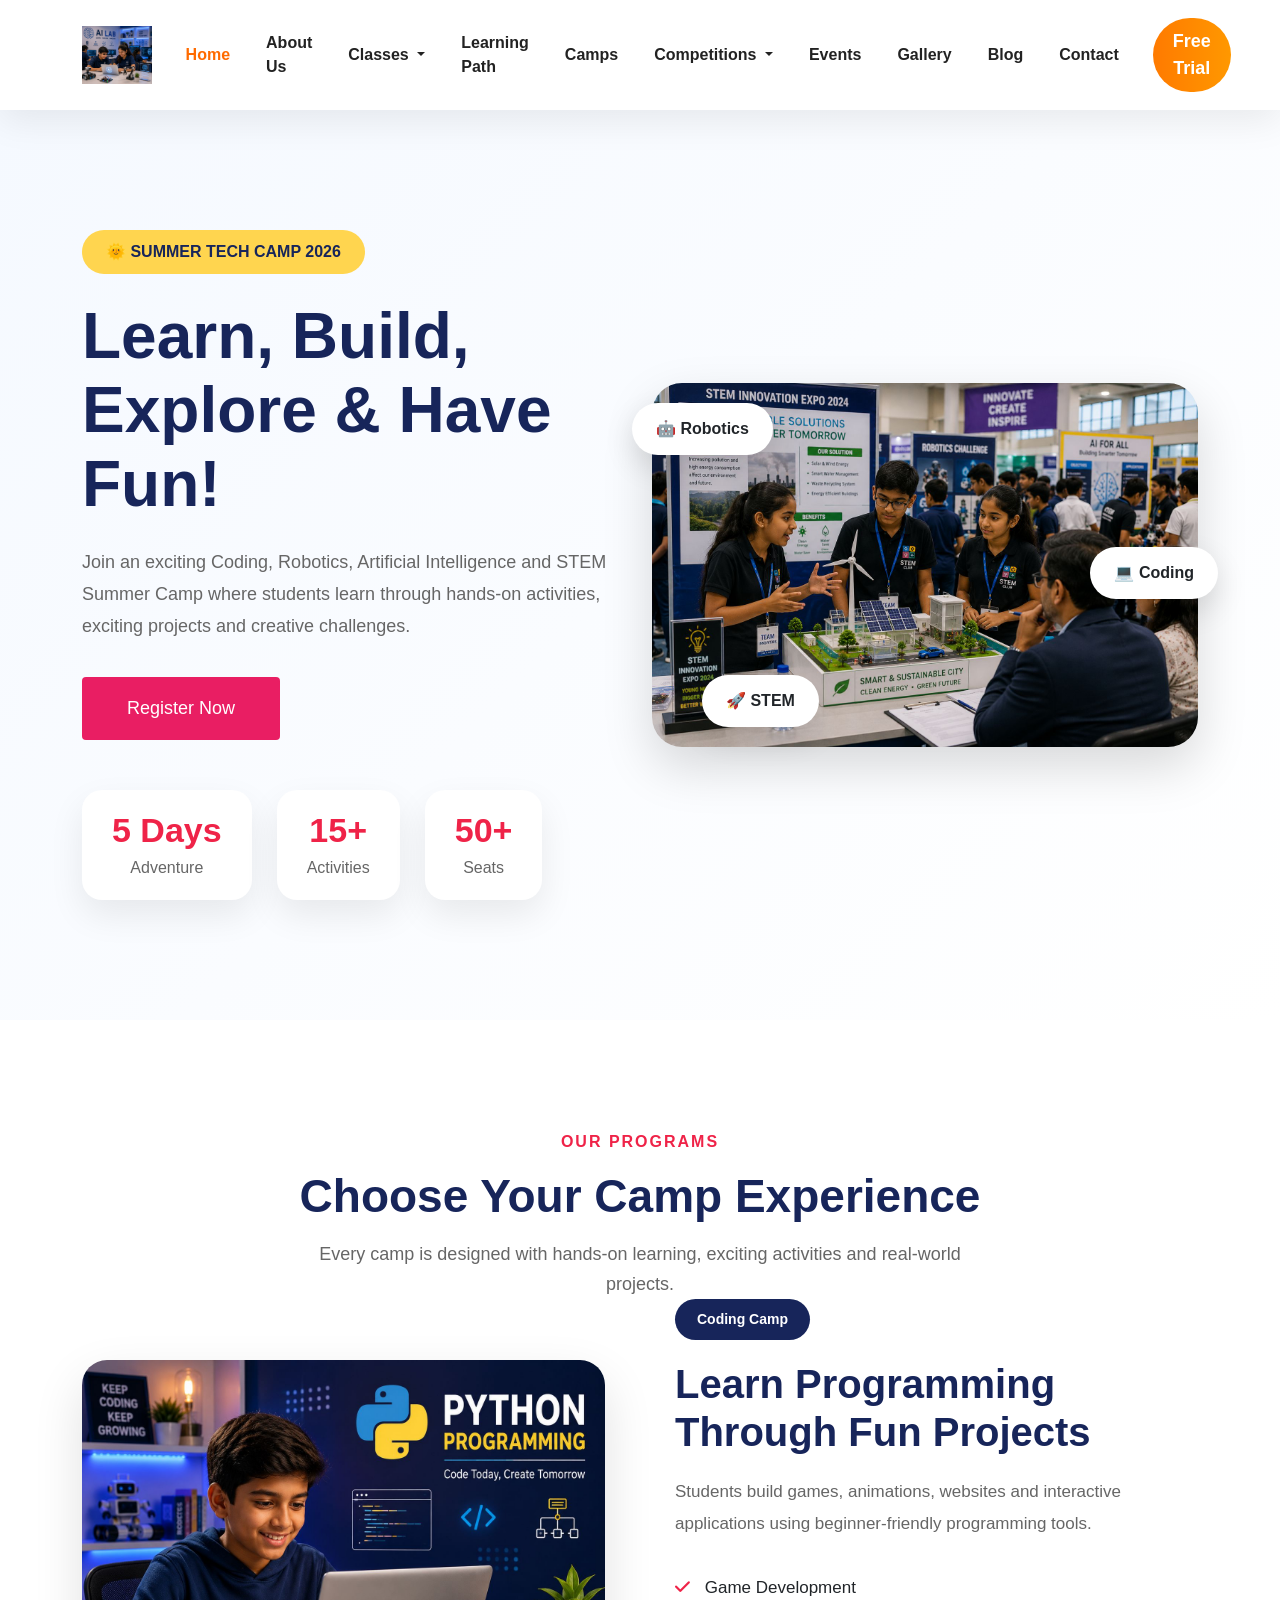
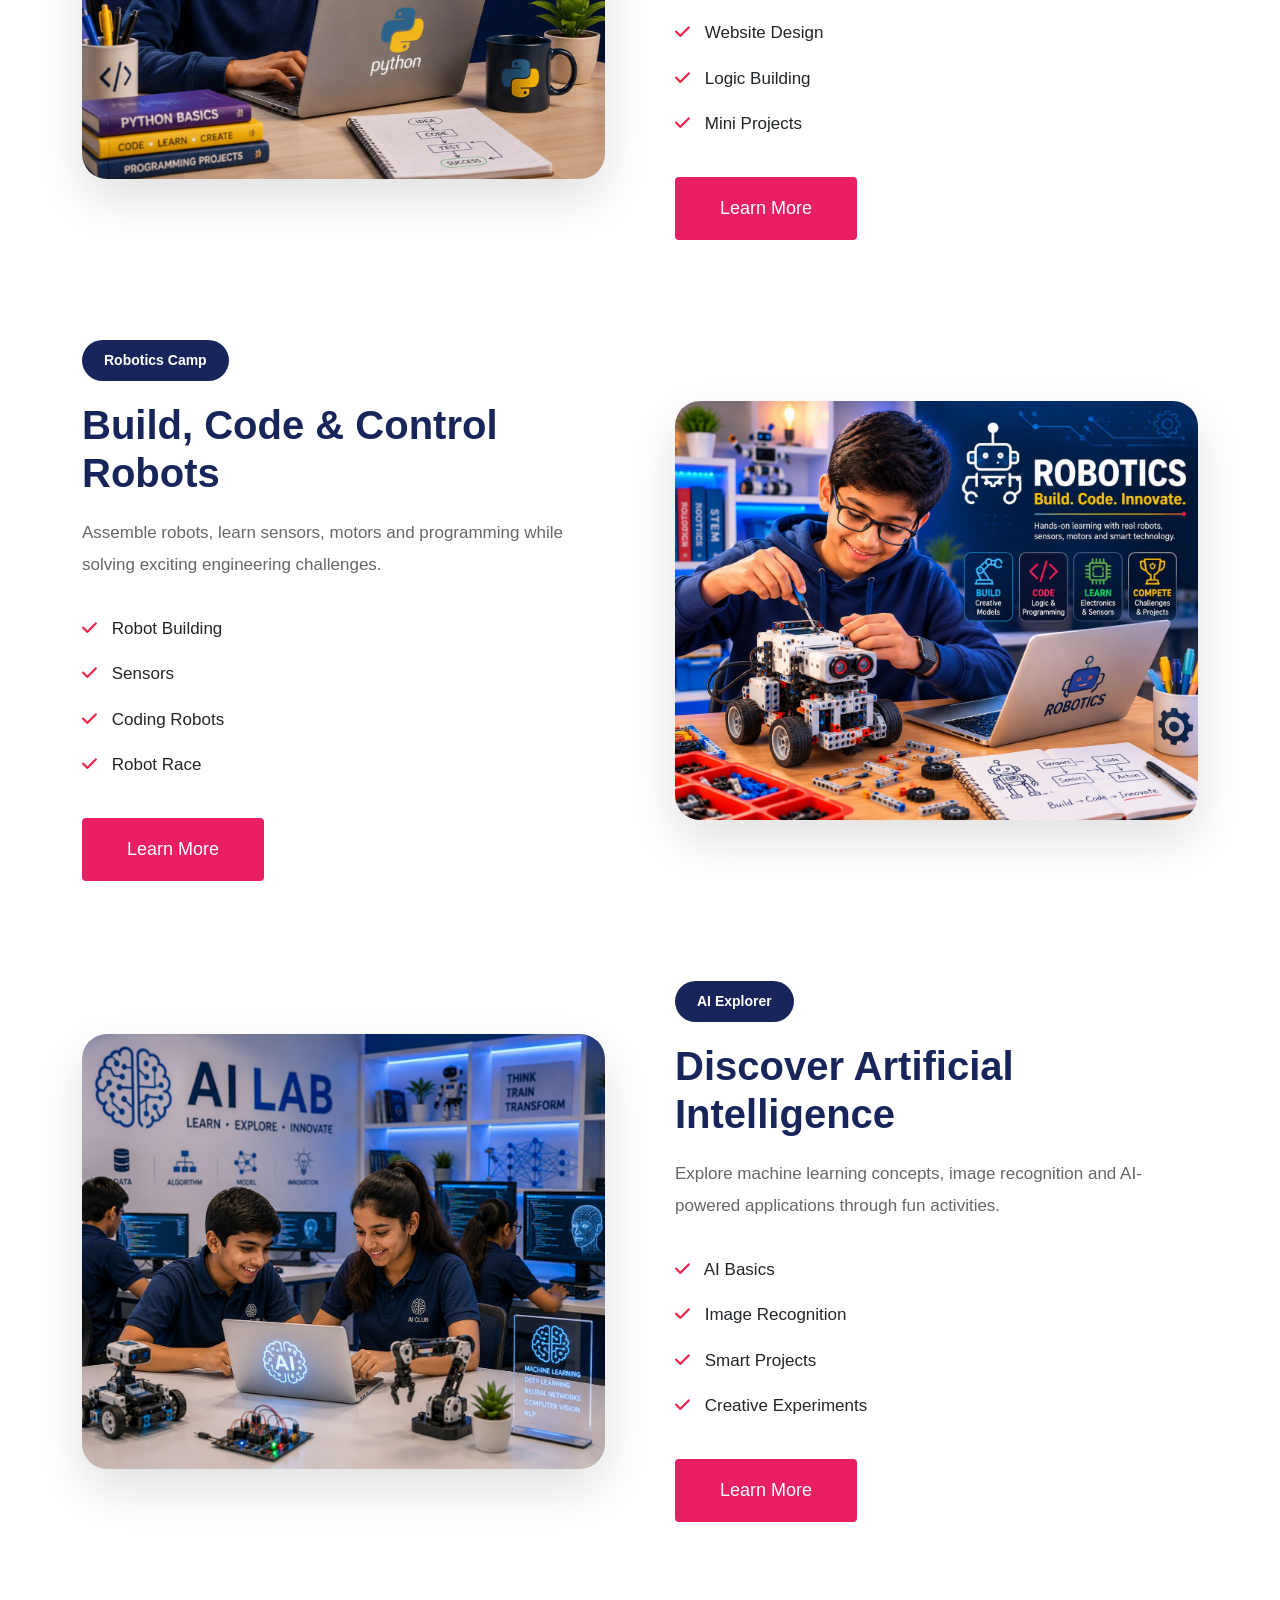
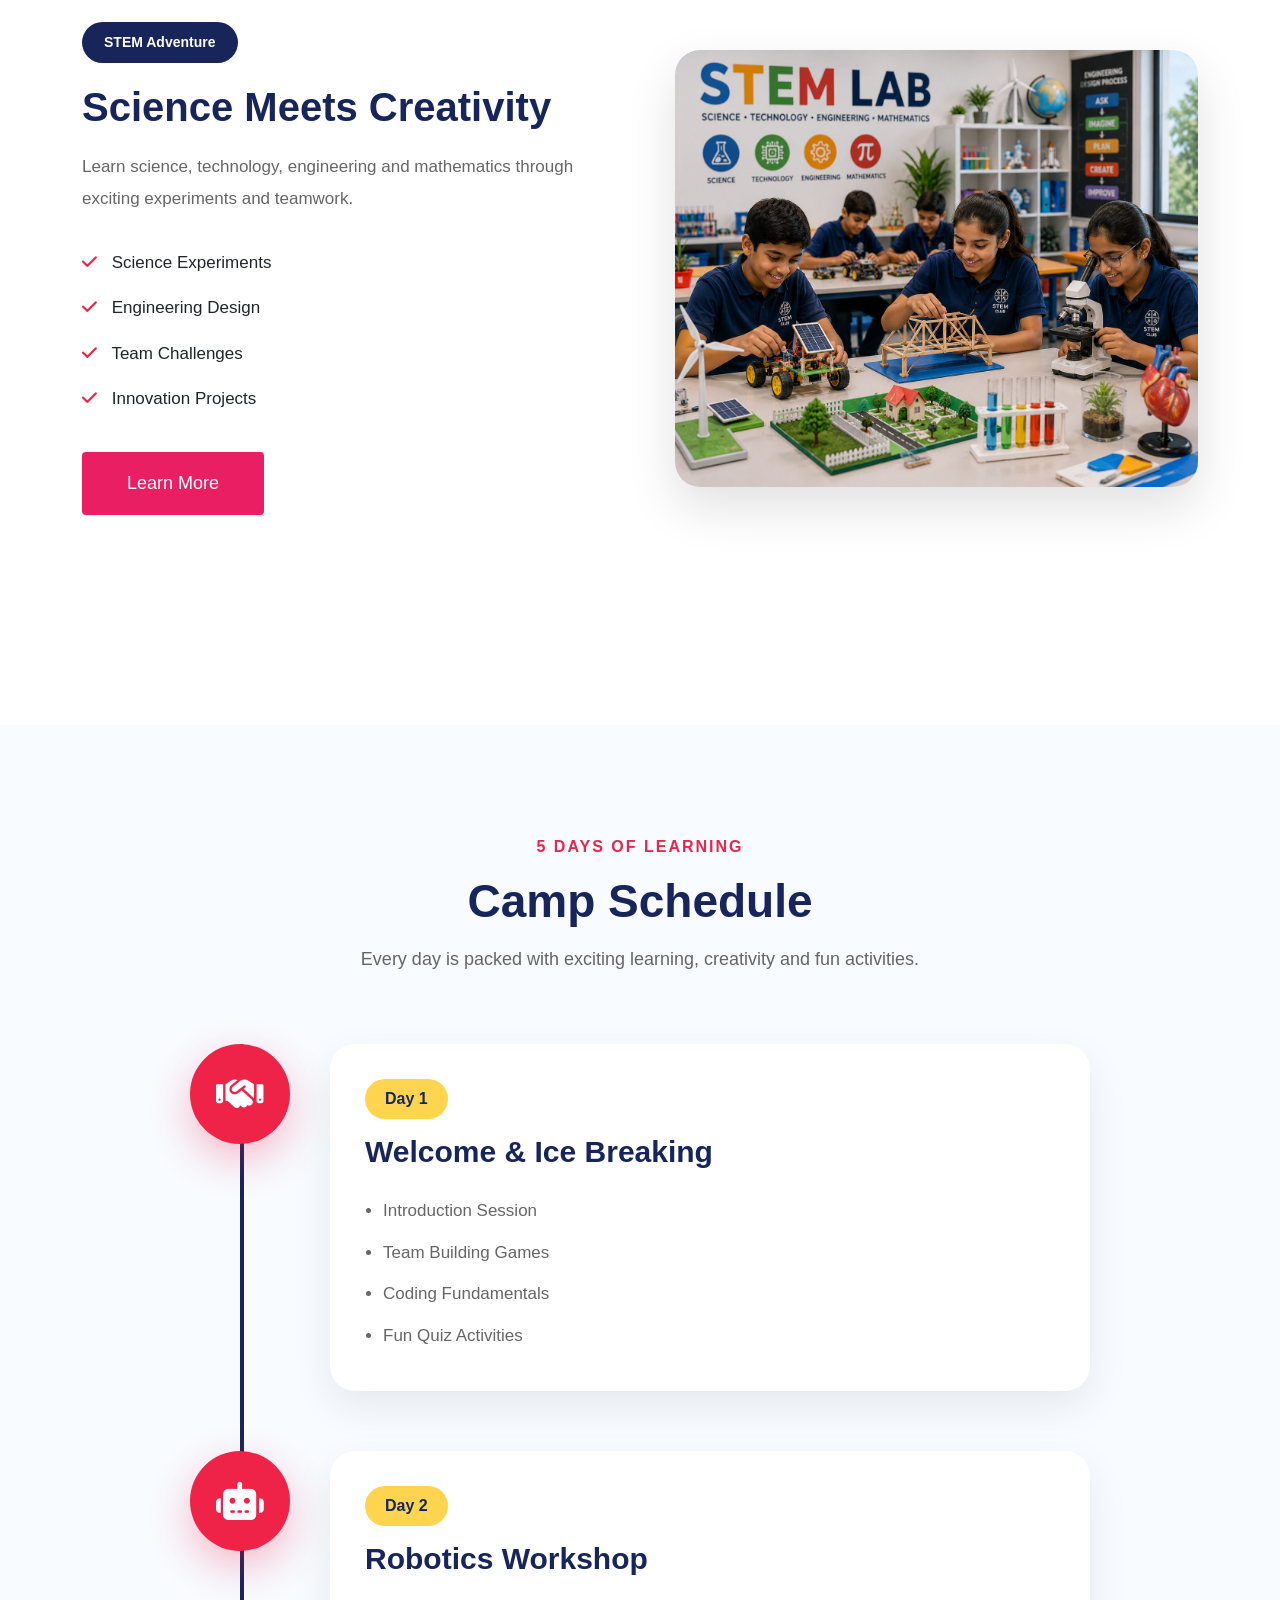
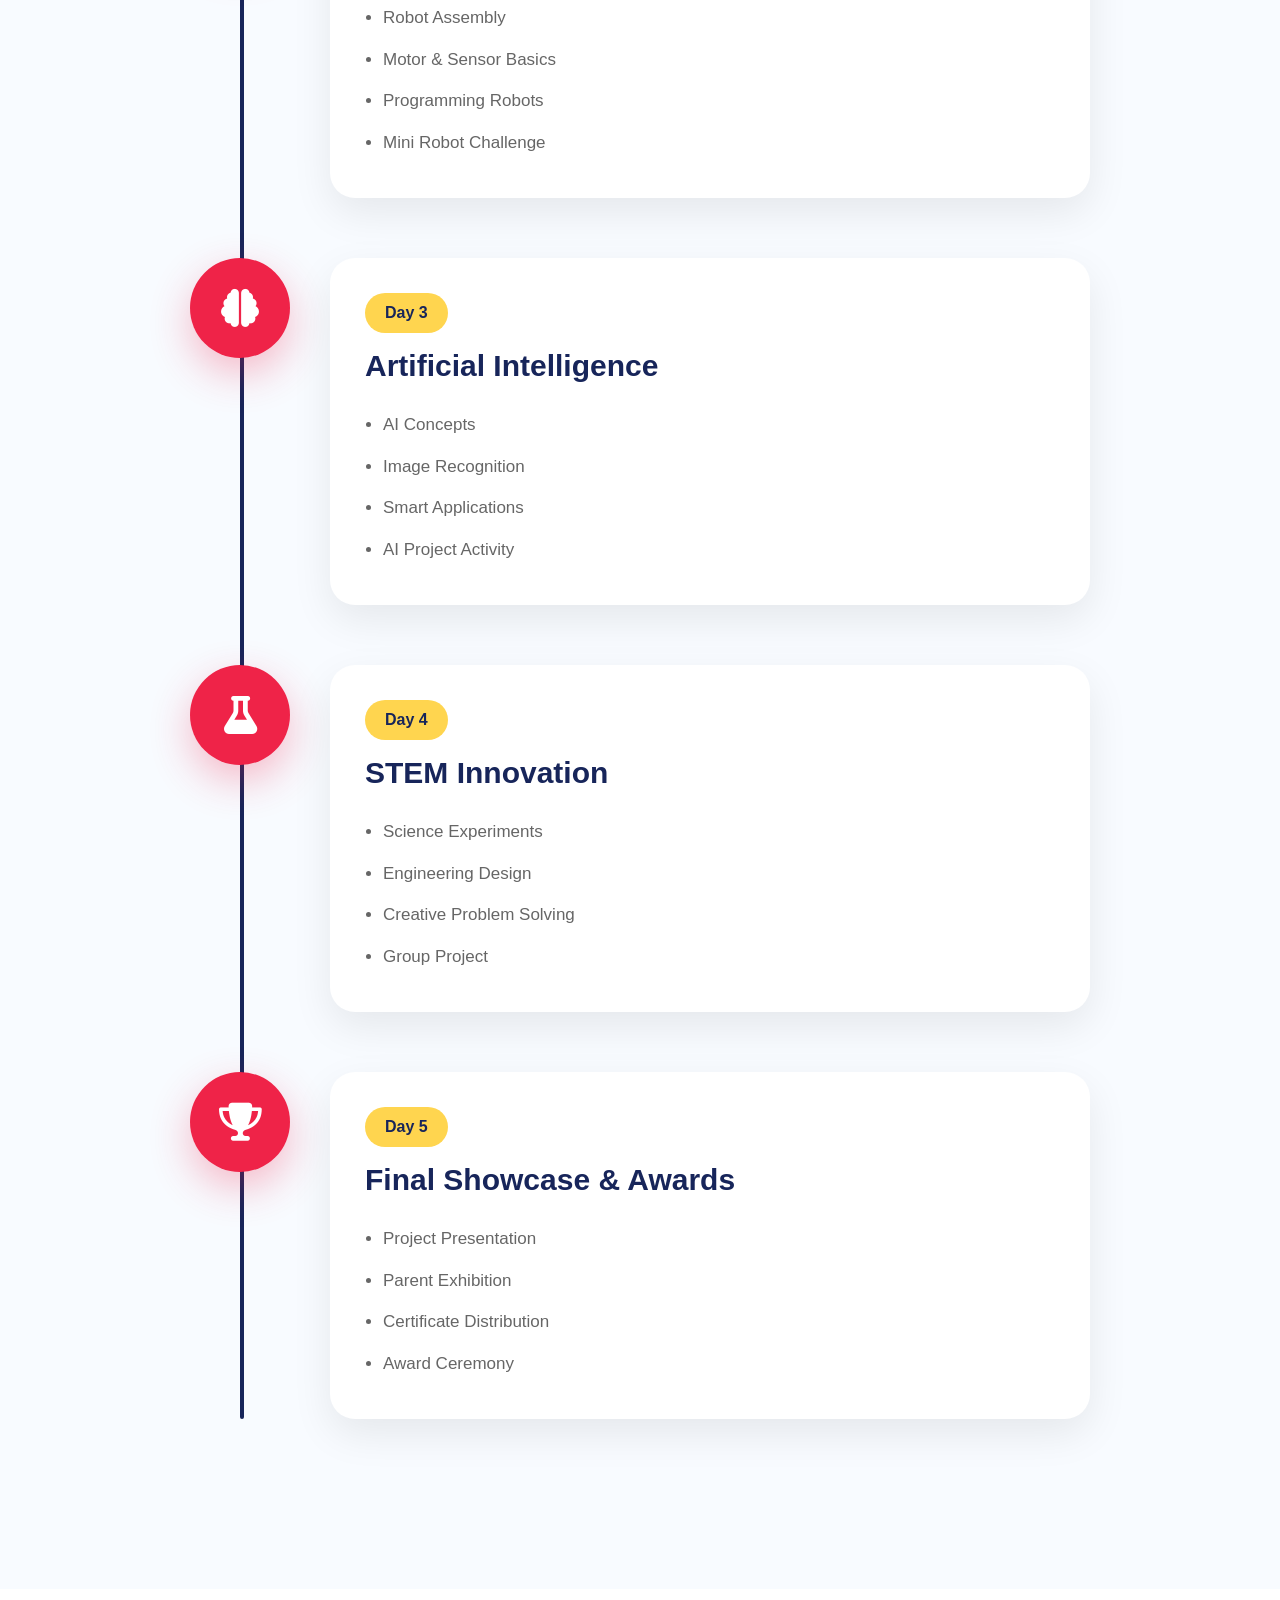
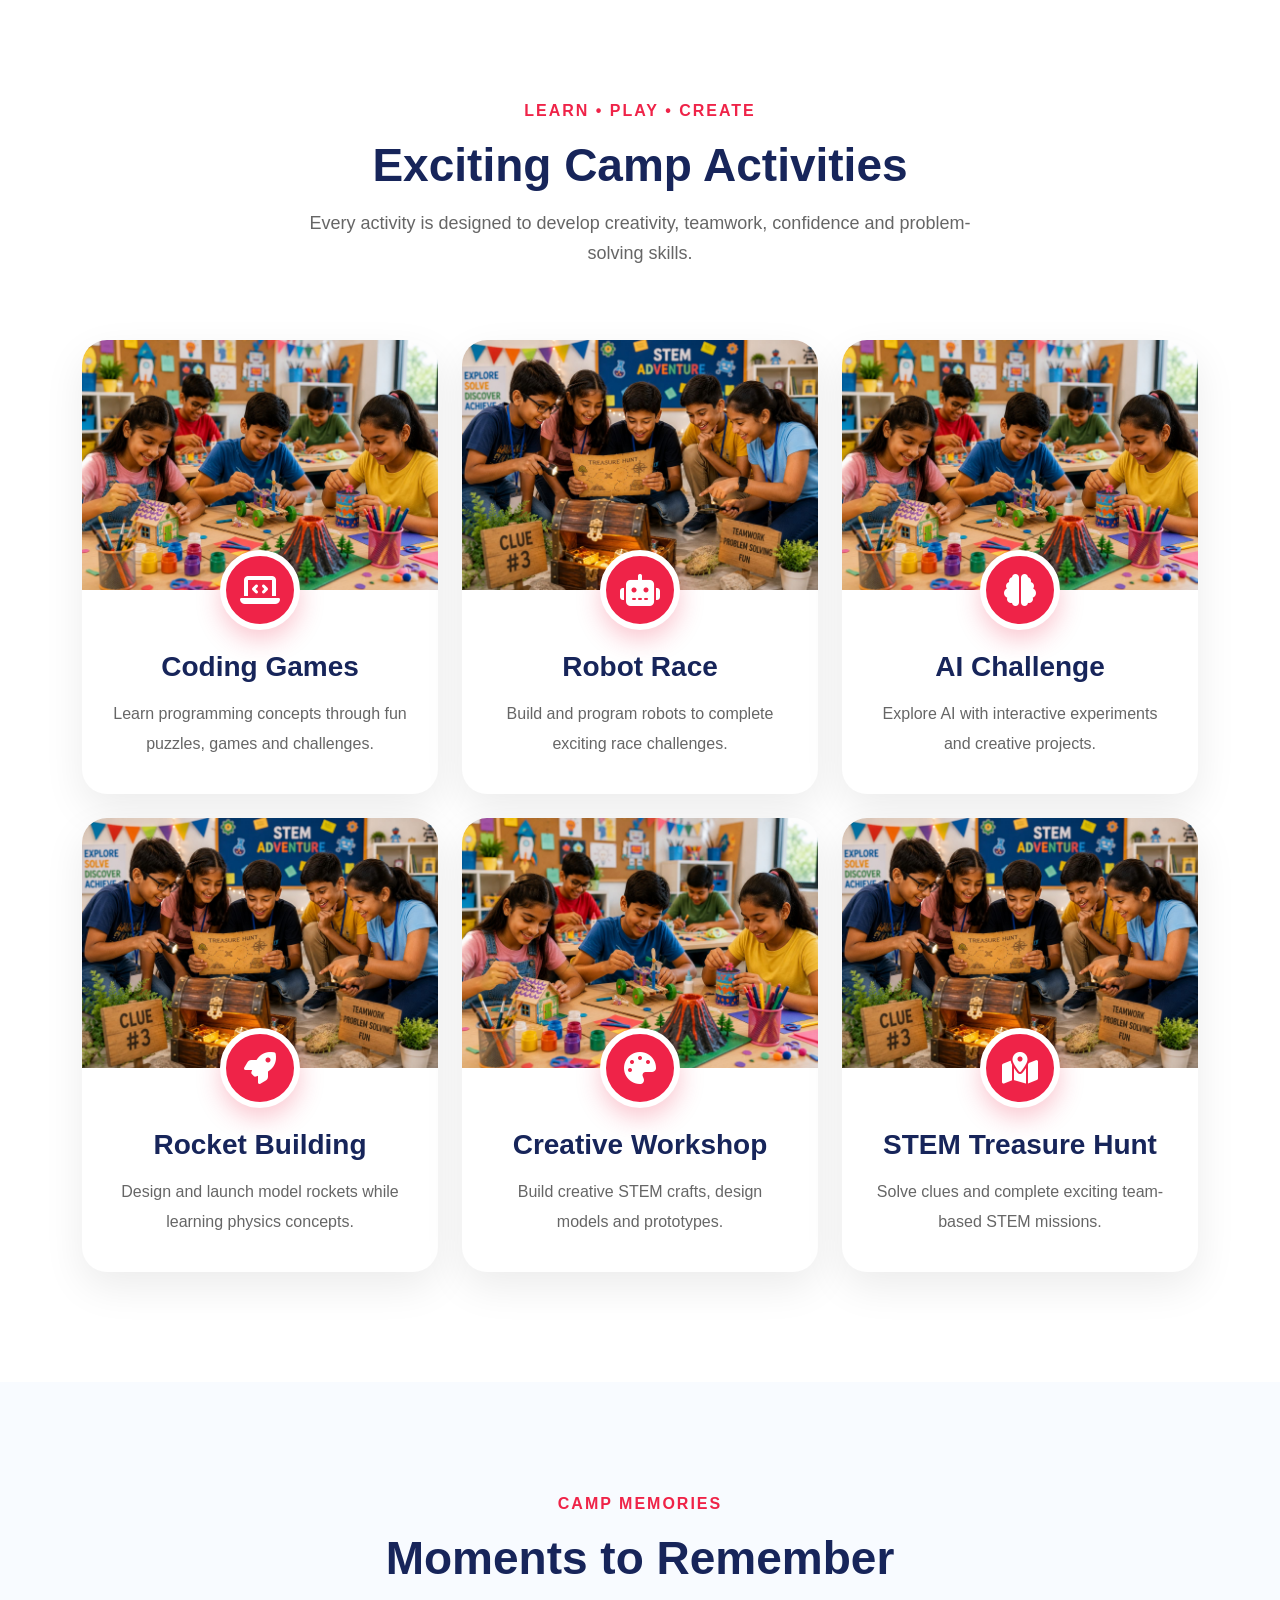
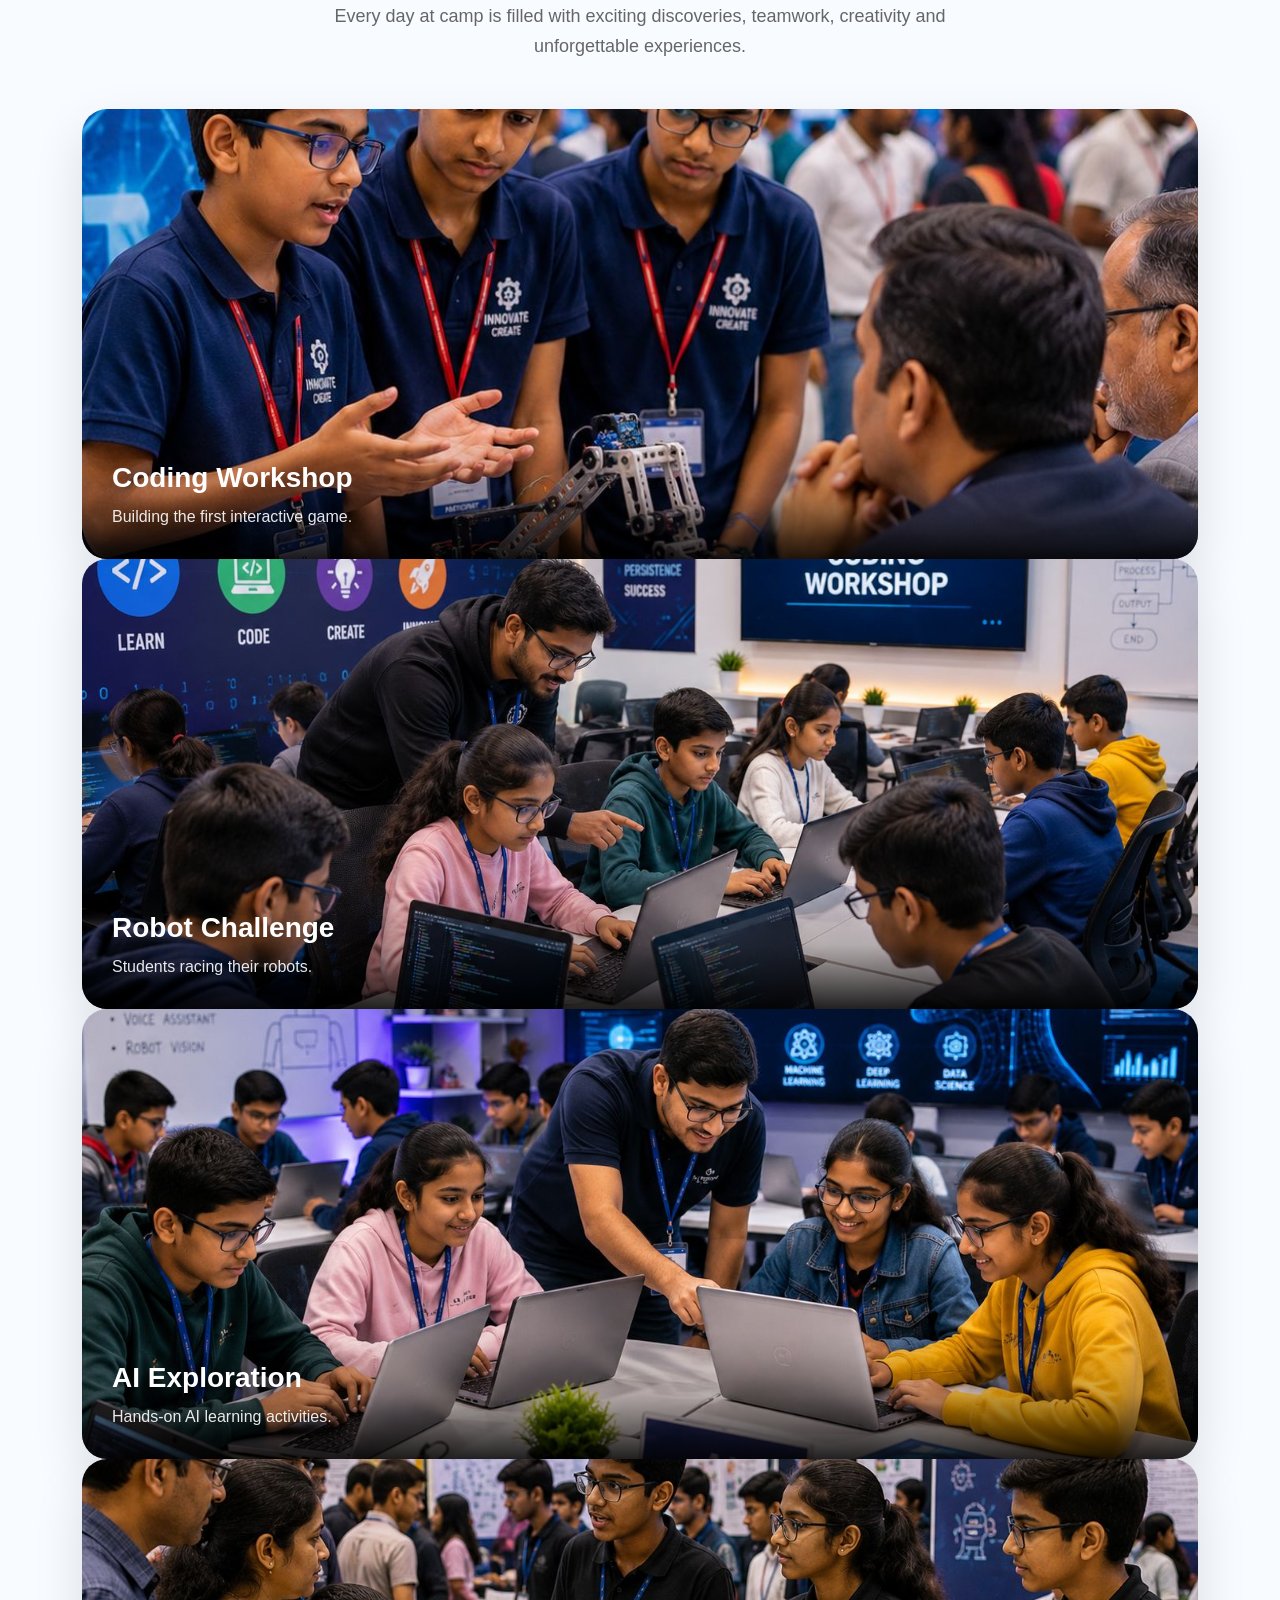
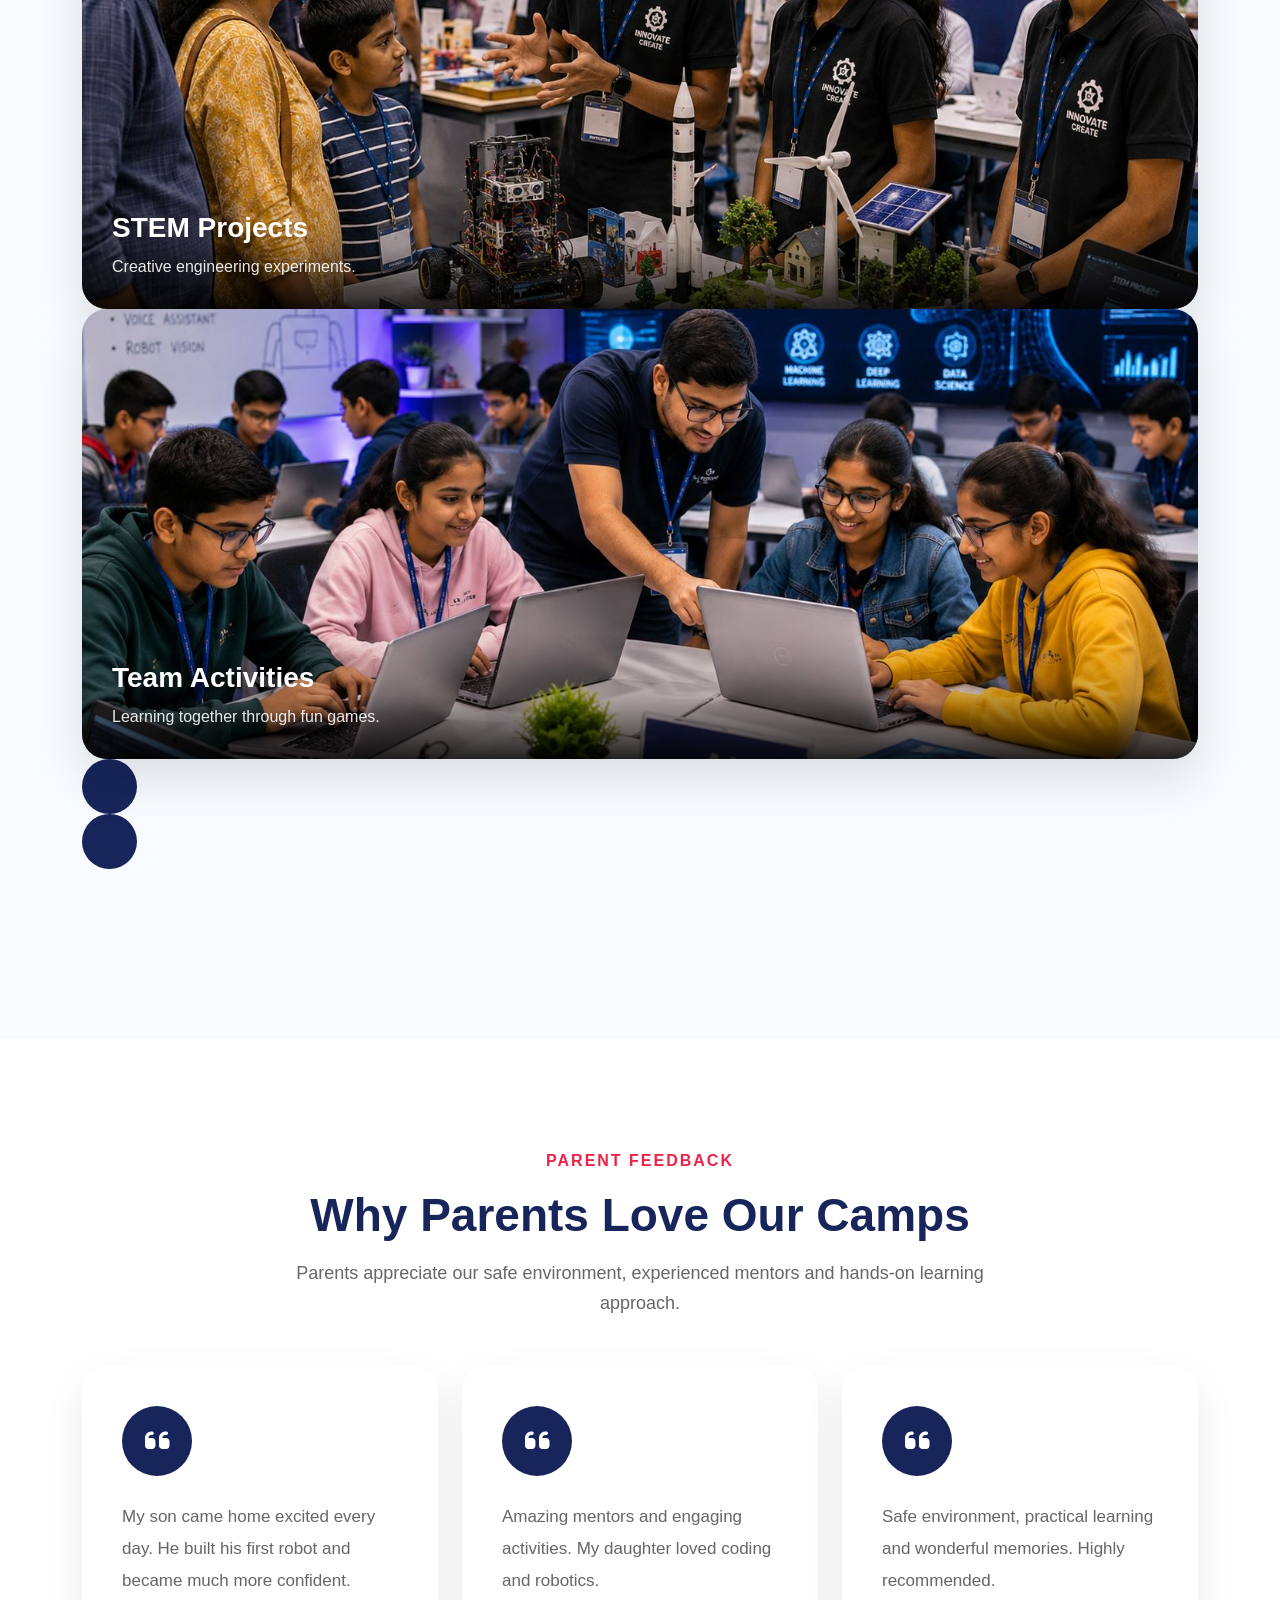
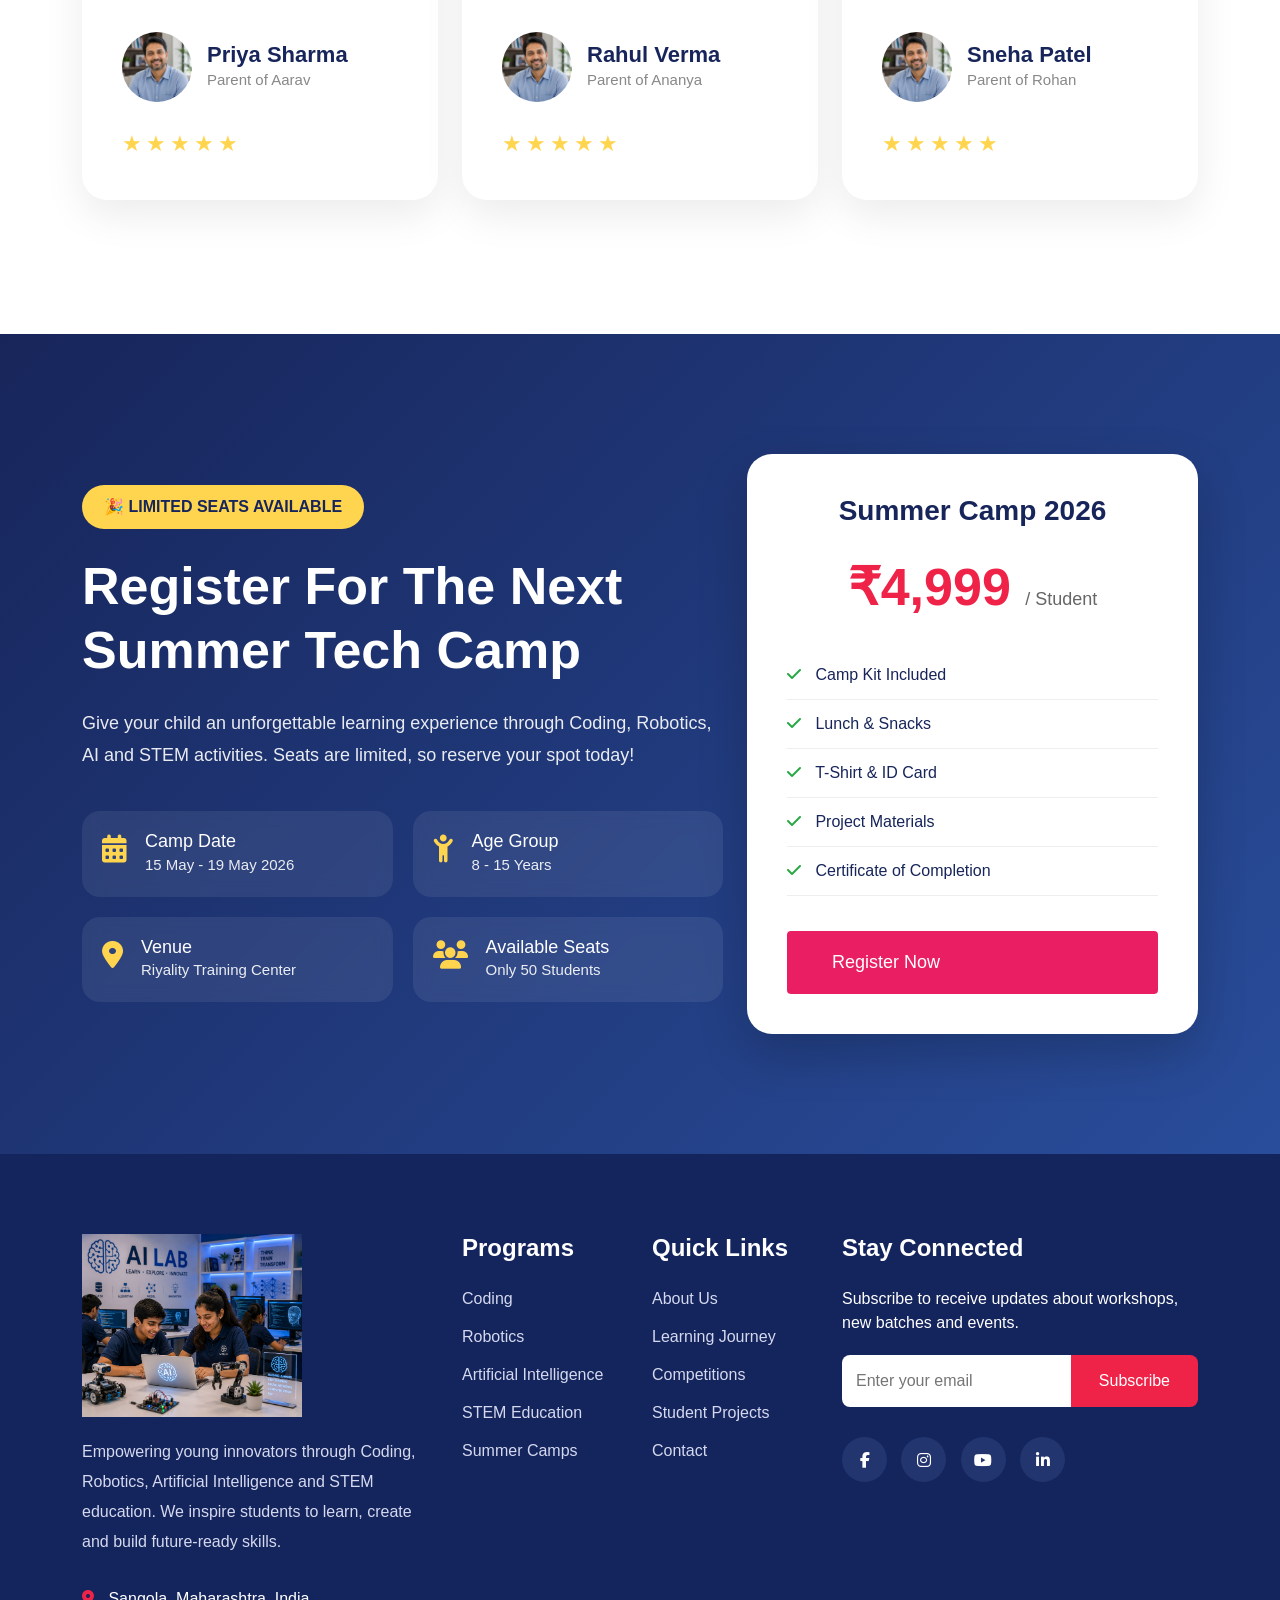
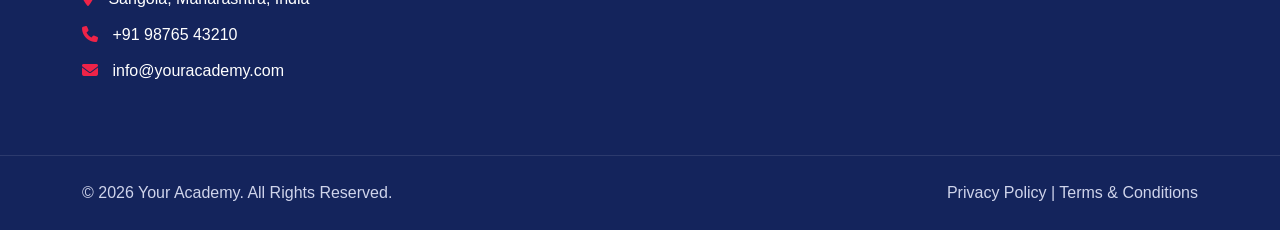
<file: camps.html>
<!DOCTYPE html>
<html lang="en">

<head>
    <meta charset="UTF-8">
    <meta name="viewport" content="width=device-width, initial-scale=1.0">

    <title>Home Page</title>

    <!-- Bootstrap -->
    <link href="https://cdn.jsdelivr.net/npm/bootstrap@5.3.3/dist/css/bootstrap.min.css" rel="stylesheet">

    <link rel="stylesheet" href="https://cdnjs.cloudflare.com/ajax/libs/OwlCarousel2/2.3.4/assets/owl.carousel.min.css">

    <link rel="stylesheet" href="https://cdnjs.cloudflare.com/ajax/libs/OwlCarousel2/2.3.4/assets/owl.theme.default.min.css">

    <!-- Font Awesome -->
    <link rel="stylesheet" href="https://cdnjs.cloudflare.com/ajax/libs/font-awesome/6.6.0/css/all.min.css">

    <link rel="stylesheet" href="assets/css/style.css">
    <link rel="stylesheet" href="assets/css/camps.css">

    <script src="https://code.jquery.com/jquery-3.7.1.min.js"></script>

    <script src="https://cdnjs.cloudflare.com/ajax/libs/OwlCarousel2/2.3.4/owl.carousel.min.js"></script>
</head>

<body>

   <!-- Navbar Start -->

<!--==================================
    NAVBAR START
===================================-->

<nav class="navbar navbar-expand-lg custom-navbar">

    <div class="container">

        <!-- Logo -->

        <a class="navbar-brand" href="index.html">

            <img src="images/ai-lab.jpeg" alt="Logo">

        </a>

        <!-- Mobile Toggle -->

        <button class="navbar-toggler"
                type="button"
                data-bs-toggle="collapse"
                data-bs-target="#mainNavbar">

            <span class="navbar-toggler-icon"></span>

        </button>

        <!-- Menu -->

        <div class="collapse navbar-collapse justify-content-end"
             id="mainNavbar">

            <ul class="navbar-nav align-items-lg-center">

                <!-- Home -->

                <li class="nav-item">

                    <a class="nav-link active"
                       href="index.html">

                        Home

                    </a>

                </li>

                <!-- About -->

                <li class="nav-item">

                    <a class="nav-link"
                       href="about-us.html">

                        About Us

                    </a>

                </li>

                <!-- Classes -->
                <!--==============================
                    Classes Dropdown
                ===============================-->

                <li class="nav-item dropdown custom-menu">

                    <a class="nav-link dropdown-toggle"
                       href="#"
                       data-bs-toggle="dropdown">

                        Classes

                    </a>

                    <div class="dropdown-menu mega-dropdown">

                        <div class="dropdown-title">

                            Explore Our Classes

                        </div>

                        <a href="coding-classes.html" class="mega-item">

                            <div class="mega-icon">

                                <i class="fa-solid fa-code"></i>

                            </div>

                            <div class="mega-content">

                                <h6>Coding</h6>

                                <p>Scratch • Python • Java • Web Development</p>

                            </div>

                        </a>

                        <a href="lego-robotics.html" class="mega-item">

                            <div class="mega-icon">

                                <i class="fa-solid fa-robot"></i>

                            </div>

                            <div class="mega-content">

                                <h6>LEGO Robotics</h6>

                                <p>Build • Program • Compete</p>

                            </div>

                        </a>

                        <a href="artificial-intelligence.html" class="mega-item">

                            <div class="mega-icon">

                                <i class="fa-solid fa-brain"></i>

                            </div>

                            <div class="mega-content">

                                <h6>Artificial Intelligence</h6>

                                <p>AI • Machine Learning • Generative AI</p>

                            </div>

                        </a>

                        <a href="stem.html" class="mega-item">

                            <div class="mega-icon">

                                <i class="fa-solid fa-microchip"></i>

                            </div>

                            <div class="mega-content">

                                <h6>STEM Education</h6>

                                <p>Science • Engineering • Technology • Math</p>

                            </div>

                        </a>

                    </div>

                </li>



                <!-- Learning Path -->

                <li class="nav-item">

                    <a class="nav-link"
                       href="learning-path.html">

                        Learning Path

                    </a>

                </li>

                <!-- Camps -->

                <li class="nav-item">

                    <a class="nav-link"
                       href="camps.html">

                        Camps

                    </a>

                </li>

                <!-- Competitions -->

               <!--==============================
                    Competitions Dropdown
                ===============================-->

                <li class="nav-item dropdown custom-menu">

                    <a class="nav-link dropdown-toggle"
                       href="#"
                       data-bs-toggle="dropdown">

                        Competitions

                    </a>

                    <div class="dropdown-menu mega-dropdown">

                        <div class="dropdown-title">
                            Upcoming Competitions
                        </div>

                        <a href="coding-competition.html" class="mega-item">

                            <div class="mega-icon">
                                <i class="fa-solid fa-laptop-code"></i>
                            </div>

                            <div class="mega-content">
                                <h6>Coding Championship</h6>
                                <p>Problem Solving • Programming</p>
                            </div>

                        </a>

                        <a href="lego-competition.html" class="mega-item">

                            <div class="mega-icon">
                                <i class="fa-solid fa-robot"></i>
                            </div>

                            <div class="mega-content">
                                <h6>LEGO Robotics Challenge</h6>
                                <p>Build • Code • Innovation</p>
                            </div>

                        </a>

                        <a href="ai-challenge.html" class="mega-item">

                            <div class="mega-icon">
                                <i class="fa-solid fa-brain"></i>
                            </div>

                            <div class="mega-content">
                                <h6>AI Innovation Challenge</h6>
                                <p>AI Solutions • Creativity</p>
                            </div>

                        </a>

                        <a href="stem-olympiad.html" class="mega-item">

                            <div class="mega-icon">
                                <i class="fa-solid fa-trophy"></i>
                            </div>

                            <div class="mega-content">
                                <h6>STEM Olympiad</h6>
                                <p>Science • Robotics • Engineering</p>
                            </div>

                        </a>

                    </div>

                </li>

                <!-- Events -->

                <li class="nav-item">

                    <a class="nav-link"
                       href="events.html">

                        Events

                    </a>

                </li>

                <!-- Gallery -->

                <li class="nav-item">

                    <a class="nav-link"
                       href="gallery.html">

                        Gallery

                    </a>

                </li>

                <!-- Blog -->

                <li class="nav-item">

                    <a class="nav-link"
                       href="blogs.html">

                        Blog

                    </a>

                </li>

                <!-- Contact -->

                <li class="nav-item">

                    <a class="nav-link"
                       href="contact-us.html">

                        Contact

                    </a>

                </li>

                <!-- Button -->

                <li class="nav-item ms-lg-3">

                    <button class="theme-btn trial-btn" data-bs-toggle="modal" data-bs-target="#freeTrialModal">

                        Free Trial

                    </button>

                </li>

            </ul>

        </div>

    </div>

</nav>

<!--==================================
    NAVBAR END
===================================-->

<!--==================================
SUMMER CAMP HERO
===================================-->

<section class="camp-hero">

    <div class="container">

        <div class="row align-items-center">

            <div class="col-lg-6">

                <span class="camp-tag">

                    🌞 SUMMER TECH CAMP 2026

                </span>

                <h1>

                    Learn, Build,
                    Explore &
                    Have Fun!

                </h1>

                <p>

                    Join an exciting Coding, Robotics, Artificial Intelligence
                    and STEM Summer Camp where students learn through
                    hands-on activities, exciting projects and creative
                    challenges.

                </p>

                <div class="camp-buttons">

                    <a href="#" class="btn-main">

                        Register Now

                    </a>

                </div>

                <div class="camp-highlights">

                    <div>

                        <h3>5 Days</h3>

                        <span>Adventure</span>

                    </div>

                    <div>

                        <h3>15+</h3>

                        <span>Activities</span>

                    </div>

                    <div>

                        <h3>50+</h3>

                        <span>Seats</span>

                    </div>

                </div>

            </div>

            <div class="col-lg-6">

                <div class="camp-image">

                    <img src="images/stem-competition.jpeg"
                        class="img-fluid"
                        alt="Summer Camp">

                    <div class="floating-box box-one">

                        🤖 Robotics

                    </div>

                    <div class="floating-box box-two">

                        💻 Coding

                    </div>

                    <div class="floating-box box-three">

                        🚀 STEM

                    </div>

                </div>

            </div>

        </div>

    </div>

</section>

<!--==================================
CAMP PROGRAMS
===================================-->

<section class="camp-programs">

    <div class="container">

        <div class="section-heading text-center">

            <span>OUR PROGRAMS</span>

            <h2>Choose Your Camp Experience</h2>

            <p>
                Every camp is designed with hands-on learning,
                exciting activities and real-world projects.
            </p>

        </div>

        <!-- Program 1 -->

        <div class="program-row">

            <div class="program-image">

                <img src="images/coding.jpeg" alt="Coding Camp">

            </div>

            <div class="program-content">

                <span class="program-tag">

                    Coding Camp

                </span>

                <h3>

                    Learn Programming Through Fun Projects

                </h3>

                <p>

                    Students build games, animations,
                    websites and interactive applications
                    using beginner-friendly programming tools.

                </p>

                <ul>

                    <li><i class="fa-solid fa-check"></i> Game Development</li>

                    <li><i class="fa-solid fa-check"></i> Website Design</li>

                    <li><i class="fa-solid fa-check"></i> Logic Building</li>

                    <li><i class="fa-solid fa-check"></i> Mini Projects</li>

                </ul>

                <a href="#" class="btn-main">

                    Learn More

                </a>

            </div>

        </div>

        <!-- Program 2 -->

        <div class="program-row reverse">

            <div class="program-image">

                <img src="images/robotics.jpeg" alt="Robotics Camp">

            </div>

            <div class="program-content">

                <span class="program-tag">

                    Robotics Camp

                </span>

                <h3>

                    Build, Code & Control Robots

                </h3>

                <p>

                    Assemble robots, learn sensors,
                    motors and programming while solving
                    exciting engineering challenges.

                </p>

                <ul>

                    <li><i class="fa-solid fa-check"></i> Robot Building</li>

                    <li><i class="fa-solid fa-check"></i> Sensors</li>

                    <li><i class="fa-solid fa-check"></i> Coding Robots</li>

                    <li><i class="fa-solid fa-check"></i> Robot Race</li>

                </ul>

                <a href="#" class="btn-main">

                    Learn More

                </a>

            </div>

        </div>

        <!-- Program 3 -->

        <div class="program-row">

            <div class="program-image">

                <img src="images/ai-lab.jpeg" alt="AI Camp">

            </div>

            <div class="program-content">

                <span class="program-tag">

                    AI Explorer

                </span>

                <h3>

                    Discover Artificial Intelligence

                </h3>

                <p>

                    Explore machine learning concepts,
                    image recognition and AI-powered
                    applications through fun activities.

                </p>

                <ul>

                    <li><i class="fa-solid fa-check"></i> AI Basics</li>

                    <li><i class="fa-solid fa-check"></i> Image Recognition</li>

                    <li><i class="fa-solid fa-check"></i> Smart Projects</li>

                    <li><i class="fa-solid fa-check"></i> Creative Experiments</li>

                </ul>

                <a href="#" class="btn-main">

                    Learn More

                </a>

            </div>

        </div>

        <!-- Program 4 -->

        <div class="program-row reverse">

            <div class="program-image">

                <img src="images/stem-lab.jpeg" alt="STEM Camp">

            </div>

            <div class="program-content">

                <span class="program-tag">

                    STEM Adventure

                </span>

                <h3>

                    Science Meets Creativity

                </h3>

                <p>

                    Learn science, technology,
                    engineering and mathematics through
                    exciting experiments and teamwork.

                </p>

                <ul>

                    <li><i class="fa-solid fa-check"></i> Science Experiments</li>

                    <li><i class="fa-solid fa-check"></i> Engineering Design</li>

                    <li><i class="fa-solid fa-check"></i> Team Challenges</li>

                    <li><i class="fa-solid fa-check"></i> Innovation Projects</li>

                </ul>

                <a href="#" class="btn-main">

                    Learn More

                </a>

            </div>

        </div>

    </div>

</section>

<!--==================================
CAMP SCHEDULE
===================================-->

<section class="camp-schedule">

    <div class="container">

        <div class="section-heading text-center">

            <span>5 DAYS OF LEARNING</span>

            <h2>Camp Schedule</h2>

            <p>
                Every day is packed with exciting learning,
                creativity and fun activities.
            </p>

        </div>

        <div class="timeline">

            <!-- Day 1 -->

            <div class="timeline-item">

                <div class="timeline-icon">

                    <i class="fa-solid fa-handshake"></i>

                </div>

                <div class="timeline-content">

                    <span>Day 1</span>

                    <h3>Welcome & Ice Breaking</h3>

                    <ul>

                        <li>Introduction Session</li>
                        <li>Team Building Games</li>
                        <li>Coding Fundamentals</li>
                        <li>Fun Quiz Activities</li>

                    </ul>

                </div>

            </div>

            <!-- Day 2 -->

            <div class="timeline-item">

                <div class="timeline-icon">

                    <i class="fa-solid fa-robot"></i>

                </div>

                <div class="timeline-content">

                    <span>Day 2</span>

                    <h3>Robotics Workshop</h3>

                    <ul>

                        <li>Robot Assembly</li>
                        <li>Motor & Sensor Basics</li>
                        <li>Programming Robots</li>
                        <li>Mini Robot Challenge</li>

                    </ul>

                </div>

            </div>

            <!-- Day 3 -->

            <div class="timeline-item">

                <div class="timeline-icon">

                    <i class="fa-solid fa-brain"></i>

                </div>

                <div class="timeline-content">

                    <span>Day 3</span>

                    <h3>Artificial Intelligence</h3>

                    <ul>

                        <li>AI Concepts</li>
                        <li>Image Recognition</li>
                        <li>Smart Applications</li>
                        <li>AI Project Activity</li>

                    </ul>

                </div>

            </div>

            <!-- Day 4 -->

            <div class="timeline-item">

                <div class="timeline-icon">

                    <i class="fa-solid fa-flask"></i>

                </div>

                <div class="timeline-content">

                    <span>Day 4</span>

                    <h3>STEM Innovation</h3>

                    <ul>

                        <li>Science Experiments</li>
                        <li>Engineering Design</li>
                        <li>Creative Problem Solving</li>
                        <li>Group Project</li>

                    </ul>

                </div>

            </div>

            <!-- Day 5 -->

            <div class="timeline-item">

                <div class="timeline-icon">

                    <i class="fa-solid fa-trophy"></i>

                </div>

                <div class="timeline-content">

                    <span>Day 5</span>

                    <h3>Final Showcase & Awards</h3>

                    <ul>

                        <li>Project Presentation</li>
                        <li>Parent Exhibition</li>
                        <li>Certificate Distribution</li>
                        <li>Award Ceremony</li>

                    </ul>

                </div>

            </div>

        </div>

    </div>

</section>

<!--==================================
CAMP ACTIVITIES
===================================-->

<section class="camp-activities">

    <div class="container">

        <div class="section-heading text-center">

            <span>LEARN • PLAY • CREATE</span>

            <h2>Exciting Camp Activities</h2>

            <p>
                Every activity is designed to develop creativity,
                teamwork, confidence and problem-solving skills.
            </p>

        </div>

        <div class="row g-4 mt-5">

            <!-- Activity 1 -->

            <div class="col-lg-4 col-md-6">

                <div class="activity-card">

                    <div class="activity-image">

                        <img src="images/activity-art.jpeg" alt="Coding Games">

                    </div>

                    <div class="activity-content">

                        <div class="activity-icon">
                            <i class="fa-solid fa-laptop-code"></i>
                        </div>

                        <h3>Coding Games</h3>

                        <p>
                            Learn programming concepts through
                            fun puzzles, games and challenges.
                        </p>

                    </div>

                </div>

            </div>

            <!-- Activity 2 -->

            <div class="col-lg-4 col-md-6">

                <div class="activity-card">

                    <div class="activity-image">

                        <img src="images/activity-treasure.jpeg" alt="Robot Race">

                    </div>

                    <div class="activity-content">

                        <div class="activity-icon">
                            <i class="fa-solid fa-robot"></i>
                        </div>

                        <h3>Robot Race</h3>

                        <p>
                            Build and program robots to
                            complete exciting race challenges.
                        </p>

                    </div>

                </div>

            </div>

            <!-- Activity 3 -->

            <div class="col-lg-4 col-md-6">

                <div class="activity-card">

                    <div class="activity-image">

                        <img src="images/activity-art.jpeg" alt="AI Challenge">

                    </div>

                    <div class="activity-content">

                        <div class="activity-icon">
                            <i class="fa-solid fa-brain"></i>
                        </div>

                        <h3>AI Challenge</h3>

                        <p>
                            Explore AI with interactive
                            experiments and creative projects.
                        </p>

                    </div>

                </div>

            </div>

            <!-- Activity 4 -->

            <div class="col-lg-4 col-md-6">

                <div class="activity-card">

                    <div class="activity-image">

                        <img src="images/activity-treasure.jpeg" alt="Rocket Building">

                    </div>

                    <div class="activity-content">

                        <div class="activity-icon">
                            <i class="fa-solid fa-rocket"></i>
                        </div>

                        <h3>Rocket Building</h3>

                        <p>
                            Design and launch model rockets
                            while learning physics concepts.
                        </p>

                    </div>

                </div>

            </div>

            <!-- Activity 5 -->

            <div class="col-lg-4 col-md-6">

                <div class="activity-card">

                    <div class="activity-image">

                        <img src="images/activity-art.jpeg" alt="Creative Workshop">

                    </div>

                    <div class="activity-content">

                        <div class="activity-icon">
                            <i class="fa-solid fa-palette"></i>
                        </div>

                        <h3>Creative Workshop</h3>

                        <p>
                            Build creative STEM crafts,
                            design models and prototypes.
                        </p>

                    </div>

                </div>

            </div>

            <!-- Activity 6 -->

            <div class="col-lg-4 col-md-6">

                <div class="activity-card">

                    <div class="activity-image">

                        <img src="images/activity-treasure.jpeg" alt="Treasure Hunt">

                    </div>

                    <div class="activity-content">

                        <div class="activity-icon">
                            <i class="fa-solid fa-map-location-dot"></i>
                        </div>

                        <h3>STEM Treasure Hunt</h3>

                        <p>
                            Solve clues and complete
                            exciting team-based STEM missions.
                        </p>

                    </div>

                </div>

            </div>

        </div>

    </div>

</section>

<!--==================================
CAMP GALLERY
===================================-->

<section class="camp-gallery">

    <div class="container">

        <div class="section-heading text-center">

            <span>CAMP MEMORIES</span>

            <h2>Moments to Remember</h2>

            <p>

                Every day at camp is filled with exciting discoveries,
                teamwork, creativity and unforgettable experiences.

            </p>

        </div>

        <div class="swiper campSwiper mt-5">

            <div class="swiper-wrapper">

                <!-- Slide 1 -->

                <div class="swiper-slide">

                    <div class="gallery-card">

                        <img src="images/gallery1.jpeg" alt="Camp Gallery">

                        <div class="gallery-overlay">

                            <h4>Coding Workshop</h4>

                            <p>Building the first interactive game.</p>

                        </div>

                    </div>

                </div>

                <!-- Slide 2 -->

                <div class="swiper-slide">

                    <div class="gallery-card">

                        <img src="images/gallery2.jpeg" alt="Camp Gallery">

                        <div class="gallery-overlay">

                            <h4>Robot Challenge</h4>

                            <p>Students racing their robots.</p>

                        </div>

                    </div>

                </div>

                <!-- Slide 3 -->

                <div class="swiper-slide">

                    <div class="gallery-card">

                        <img src="images/gallery3.jpeg" alt="Camp Gallery">

                        <div class="gallery-overlay">

                            <h4>AI Exploration</h4>

                            <p>Hands-on AI learning activities.</p>

                        </div>

                    </div>

                </div>

                <!-- Slide 4 -->

                <div class="swiper-slide">

                    <div class="gallery-card">

                        <img src="images/gallery4.jpeg" alt="Camp Gallery">

                        <div class="gallery-overlay">

                            <h4>STEM Projects</h4>

                            <p>Creative engineering experiments.</p>

                        </div>

                    </div>

                </div>

                <!-- Slide 5 -->

                <div class="swiper-slide">

                    <div class="gallery-card">

                        <img src="images/gallery3.jpeg" alt="Camp Gallery">

                        <div class="gallery-overlay">

                            <h4>Team Activities</h4>

                            <p>Learning together through fun games.</p>

                        </div>

                    </div>

                </div>

            </div>

            <div class="swiper-pagination"></div>

            <div class="swiper-button-next"></div>

            <div class="swiper-button-prev"></div>

        </div>

    </div>

</section>

<!--==================================
PARENTS TESTIMONIAL
===================================-->

<section class="parents-section">

    <div class="container">

        <div class="section-heading text-center">

            <span>PARENT FEEDBACK</span>

            <h2>Why Parents Love Our Camps</h2>

            <p>

                Parents appreciate our safe environment,
                experienced mentors and hands-on learning approach.

            </p>

        </div>

        <div class="row mt-5">

            <!-- Parent 1 -->

            <div class="col-lg-4 col-md-6 mb-4">

                <div class="parent-card">

                    <div class="quote">

                        <i class="fa-solid fa-quote-left"></i>

                    </div>

                    <p>

                        My son came home excited every day.
                        He built his first robot and became
                        much more confident.

                    </p>

                    <div class="parent-info">

                        <img src="images/parent.jpeg" alt="Parent">

                        <div>

                            <h4>

                                Priya Sharma

                            </h4>

                            <span>

                                Parent of Aarav

                            </span>

                        </div>

                    </div>

                    <div class="rating">

                        ★★★★★

                    </div>

                </div>

            </div>

            <!-- Parent 2 -->

            <div class="col-lg-4 col-md-6 mb-4">

                <div class="parent-card">

                    <div class="quote">

                        <i class="fa-solid fa-quote-left"></i>

                    </div>

                    <p>

                        Amazing mentors and engaging activities.
                        My daughter loved coding and robotics.

                    </p>

                    <div class="parent-info">

                        <img src="images/parent.jpeg" alt="Parent">

                        <div>

                            <h4>

                                Rahul Verma

                            </h4>

                            <span>

                                Parent of Ananya

                            </span>

                        </div>

                    </div>

                    <div class="rating">

                        ★★★★★

                    </div>

                </div>

            </div>

            <!-- Parent 3 -->

            <div class="col-lg-4 col-md-6 mb-4">

                <div class="parent-card">

                    <div class="quote">

                        <i class="fa-solid fa-quote-left"></i>

                    </div>

                    <p>

                        Safe environment, practical learning
                        and wonderful memories. Highly recommended.

                    </p>

                    <div class="parent-info">

                        <img src="images/parent.jpeg" alt="Parent">

                        <div>

                            <h4>

                                Sneha Patel

                            </h4>

                            <span>

                                Parent of Rohan

                            </span>

                        </div>

                    </div>

                    <div class="rating">

                        ★★★★★

                    </div>

                </div>

            </div>

        </div>

    </div>

</section>

<!--==================================
CAMP REGISTRATION CTA
===================================-->

<section class="camp-register">

    <div class="container">

        <div class="row align-items-center">

            <div class="col-lg-7">

                <span class="register-tag">

                    🎉 LIMITED SEATS AVAILABLE

                </span>

                <h2>

                    Register For The
                    Next Summer Tech Camp

                </h2>

                <p>

                    Give your child an unforgettable learning experience
                    through Coding, Robotics, AI and STEM activities.
                    Seats are limited, so reserve your spot today!

                </p>

                <div class="register-info">

                    <div class="info-box">

                        <i class="fa-solid fa-calendar-days"></i>

                        <div>

                            <h4>Camp Date</h4>

                            <span>15 May - 19 May 2026</span>

                        </div>

                    </div>

                    <div class="info-box">

                        <i class="fa-solid fa-child-reaching"></i>

                        <div>

                            <h4>Age Group</h4>

                            <span>8 - 15 Years</span>

                        </div>

                    </div>

                    <div class="info-box">

                        <i class="fa-solid fa-location-dot"></i>

                        <div>

                            <h4>Venue</h4>

                            <span>Riyality Training Center</span>

                        </div>

                    </div>

                    <div class="info-box">

                        <i class="fa-solid fa-users"></i>

                        <div>

                            <h4>Available Seats</h4>

                            <span>Only 50 Students</span>

                        </div>

                    </div>

                </div>

            </div>

            <div class="col-lg-5">

                <div class="register-card">

                    <h3>

                        Summer Camp 2026

                    </h3>

                    <div class="price">

                        ₹4,999

                        <span>/ Student</span>

                    </div>

                    <ul>

                        <li>

                            <i class="fa-solid fa-check"></i>

                            Camp Kit Included

                        </li>

                        <li>

                            <i class="fa-solid fa-check"></i>

                            Lunch & Snacks

                        </li>

                        <li>

                            <i class="fa-solid fa-check"></i>

                            T-Shirt & ID Card

                        </li>

                        <li>

                            <i class="fa-solid fa-check"></i>

                            Project Materials

                        </li>

                        <li>

                            <i class="fa-solid fa-check"></i>

                            Certificate of Completion

                        </li>

                    </ul>

                    <a href="#" class="btn-main w-100">

                        Register Now

                    </a>

                </div>

            </div>

        </div>

    </div>

</section>


<!--====================================
FOOTER
=====================================-->

<footer class="footer">

    <div class="container">

        <div class="row gy-5">

            <!-- Company -->

            <div class="col-lg-4">

                <img src="images/ai-lab.jpeg" class="footer-logo" alt="">

                <p class="footer-about">

                    Empowering young innovators through Coding,
                    Robotics, Artificial Intelligence and STEM
                    education. We inspire students to learn,
                    create and build future-ready skills.

                </p>

                <div class="footer-contact">

                    <p>
                        <i class="fa-solid fa-location-dot"></i>
                        Sangola, Maharashtra, India
                    </p>

                    <p>
                        <i class="fa-solid fa-phone"></i>
                        +91 98765 43210
                    </p>

                    <p>
                        <i class="fa-solid fa-envelope"></i>
                        info@youracademy.com
                    </p>

                </div>

            </div>

            <!-- Programs -->

            <div class="col-lg-2 col-md-6">

                <h4>Programs</h4>

                <ul>

                    <li><a href="#">Coding</a></li>

                    <li><a href="#">Robotics</a></li>

                    <li><a href="#">Artificial Intelligence</a></li>

                    <li><a href="#">STEM Education</a></li>

                    <li><a href="#">Summer Camps</a></li>

                </ul>

            </div>

            <!-- Quick Links -->

            <div class="col-lg-2 col-md-6">

                <h4>Quick Links</h4>

                <ul>

                    <li><a href="#">About Us</a></li>

                    <li><a href="#">Learning Journey</a></li>

                    <li><a href="#">Competitions</a></li>

                    <li><a href="#">Student Projects</a></li>

                    <li><a href="#">Contact</a></li>

                </ul>

            </div>

            <!-- Newsletter -->

            <div class="col-lg-4">

                <h4>Stay Connected</h4>

                <p class="newsletter-text">

                    Subscribe to receive updates about
                    workshops, new batches and events.

                </p>

                <form class="newsletter">

                    <input
                        type="email"
                        placeholder="Enter your email">

                    <button>

                        Subscribe

                    </button>

                </form>

                <div class="social-icons">

                    <a href="#"><i class="fab fa-facebook-f"></i></a>

                    <a href="#"><i class="fab fa-instagram"></i></a>

                    <a href="#"><i class="fab fa-youtube"></i></a>

                    <a href="#"><i class="fab fa-linkedin-in"></i></a>

                </div>

            </div>

        </div>

    </div>

    <div class="footer-bottom">

        <div class="container">

            <div class="row">

                <div class="col-md-6">

                    © 2026 Your Academy. All Rights Reserved.

                </div>

                <div class="col-md-6 text-md-end">

                    Privacy Policy |
                    Terms &
                    Conditions

                </div>

            </div>

        </div>

    </div>

</footer>

<!-- =========================================
        FREE TRIAL MODAL (HTML ONLY)
========================================== -->

<div class="modal fade" id="freeTrialModal" tabindex="-1" aria-hidden="true">

    <div class="modal-dialog modal-xl modal-dialog-centered">

        <div class="modal-content trial-modal">

            <!-- Close Button -->

            <button type="button"
                    class="btn-close trial-close"
                    data-bs-dismiss="modal"
                    aria-label="Close"></button>

            <div class="modal-body p-0">

                <div class="row g-0">

                    <!--==================================
                            LEFT SIDE
                    ===================================-->

                    <div class="col-lg-5">

                        <div class="trial-left">

                            <span class="trial-tag">

                                FREE TRIAL

                            </span>

                            <h2>

                                Book Your FREE Coding Trial Class

                            </h2>

                            <p>

                                Experience fun, interactive coding sessions with expert mentors.

                            </p>

                            <ul class="trial-list">

                                <li>

                                    <i class="fa-solid fa-circle-check"></i>

                                    Expert Mentors

                                </li>

                                <li>

                                    <i class="fa-solid fa-circle-check"></i>

                                    Hands-on Practical Learning

                                </li>

                                <li>

                                    <i class="fa-solid fa-circle-check"></i>

                                    Small Batch Size

                                </li>

                                <li>

                                    <i class="fa-solid fa-circle-check"></i>

                                    Live Coding Sessions

                                </li>

                                <li>

                                    <i class="fa-solid fa-circle-check"></i>

                                    Project-Based Learning

                                </li>

                                <li>

                                    <i class="fa-solid fa-circle-check"></i>

                                    Completion Certificate

                                </li>

                            </ul>

                            <!-- Illustration -->

                            

                        </div>

                    </div>

                    <!--==================================
                            RIGHT SIDE
                    ===================================-->

                    <div class="col-lg-7">

                        <div class="trial-form">

                            <h3>

                                Start Your Free Trial

                            </h3>

                            <p class="mb-4">

                                Fill in your details and our team will contact you within 24 hours.

                            </p>

                            <form id="trialForm">

                                <div class="row">

                                    <!-- First Name -->

                                    <div class="col-md-6 mb-3">

                                        <label class="form-label">

                                            First Name <span>*</span>

                                        </label>

                                        <input type="text"
                                               class="form-control"
                                               placeholder="First Name"
                                               required>

                                    </div>

                                    <!-- Last Name -->

                                    <div class="col-md-6 mb-3">

                                        <label class="form-label">

                                            Last Name <span>*</span>

                                        </label>

                                        <input type="text"
                                               class="form-control"
                                               placeholder="Last Name"
                                               required>

                                    </div>


                                    <!-- Mobile -->

                                    <div class="col-md-6 mb-3">

                                        <label class="form-label">

                                            Mobile Number <span>*</span>

                                        </label>

                                        <input type="tel"
                                               class="form-control"
                                               placeholder="Mobile Number"
                                               required>

                                    </div>

                                    

                                    <!-- Course -->

                                    <div class="col-md-6 mb-3">

                                        <label class="form-label">

                                            Select Course <span>*</span>

                                        </label>

                                        <select class="form-select">

                                            <option>Coding</option>

                                            <option>LEGO Robotics</option>

                                            <option>Artificial Intelligence</option>

                                            <option>STEM Education</option>

                                        </select>

                                    </div>

                                   

                                    <!-- Message -->

                                    <div class="col-12 mb-3">

                                        <label class="form-label">

                                            Message

                                        </label>

                                        <textarea class="form-control"
                                                  rows="4"
                                                  placeholder="Write your message..."></textarea>

                                    </div>

                                    <!-- Checkbox -->

                                    <div class="col-12 mb-4">

                                        <div class="form-check">

                                            <input class="form-check-input"
                                                   type="checkbox"
                                                   id="agree">

                                            <label class="form-check-label"
                                                   for="agree">

                                                I agree to receive updates regarding classes, workshops.

                                            </label>

                                        </div>

                                    </div>

                                    <!-- Button -->

                                    <div class="col-12 text-center">

                                        <button type="submit"
                                                class="trial-btn">

                                            Book Free Trial

                                        </button>

                                    </div>

                                    <!-- Note -->

                                    <div class="col-12 mt-3 text-center">

                                        <small>

                                            <i class="fa-solid fa-shield-halved"></i>

                                            Your information is secure and will only be used to contact you regarding your free trial class.

                                        </small>

                                    </div>

                                </div>

                            </form>

                        </div>

                    </div>

                </div>

            </div>

        </div>

    </div>

</div>

    <script src="https://cdn.jsdelivr.net/npm/bootstrap@5.3.3/dist/js/bootstrap.bundle.min.js"></script>

    <script src="assets/js/main.js"></script>

</body>

</html>
</file>
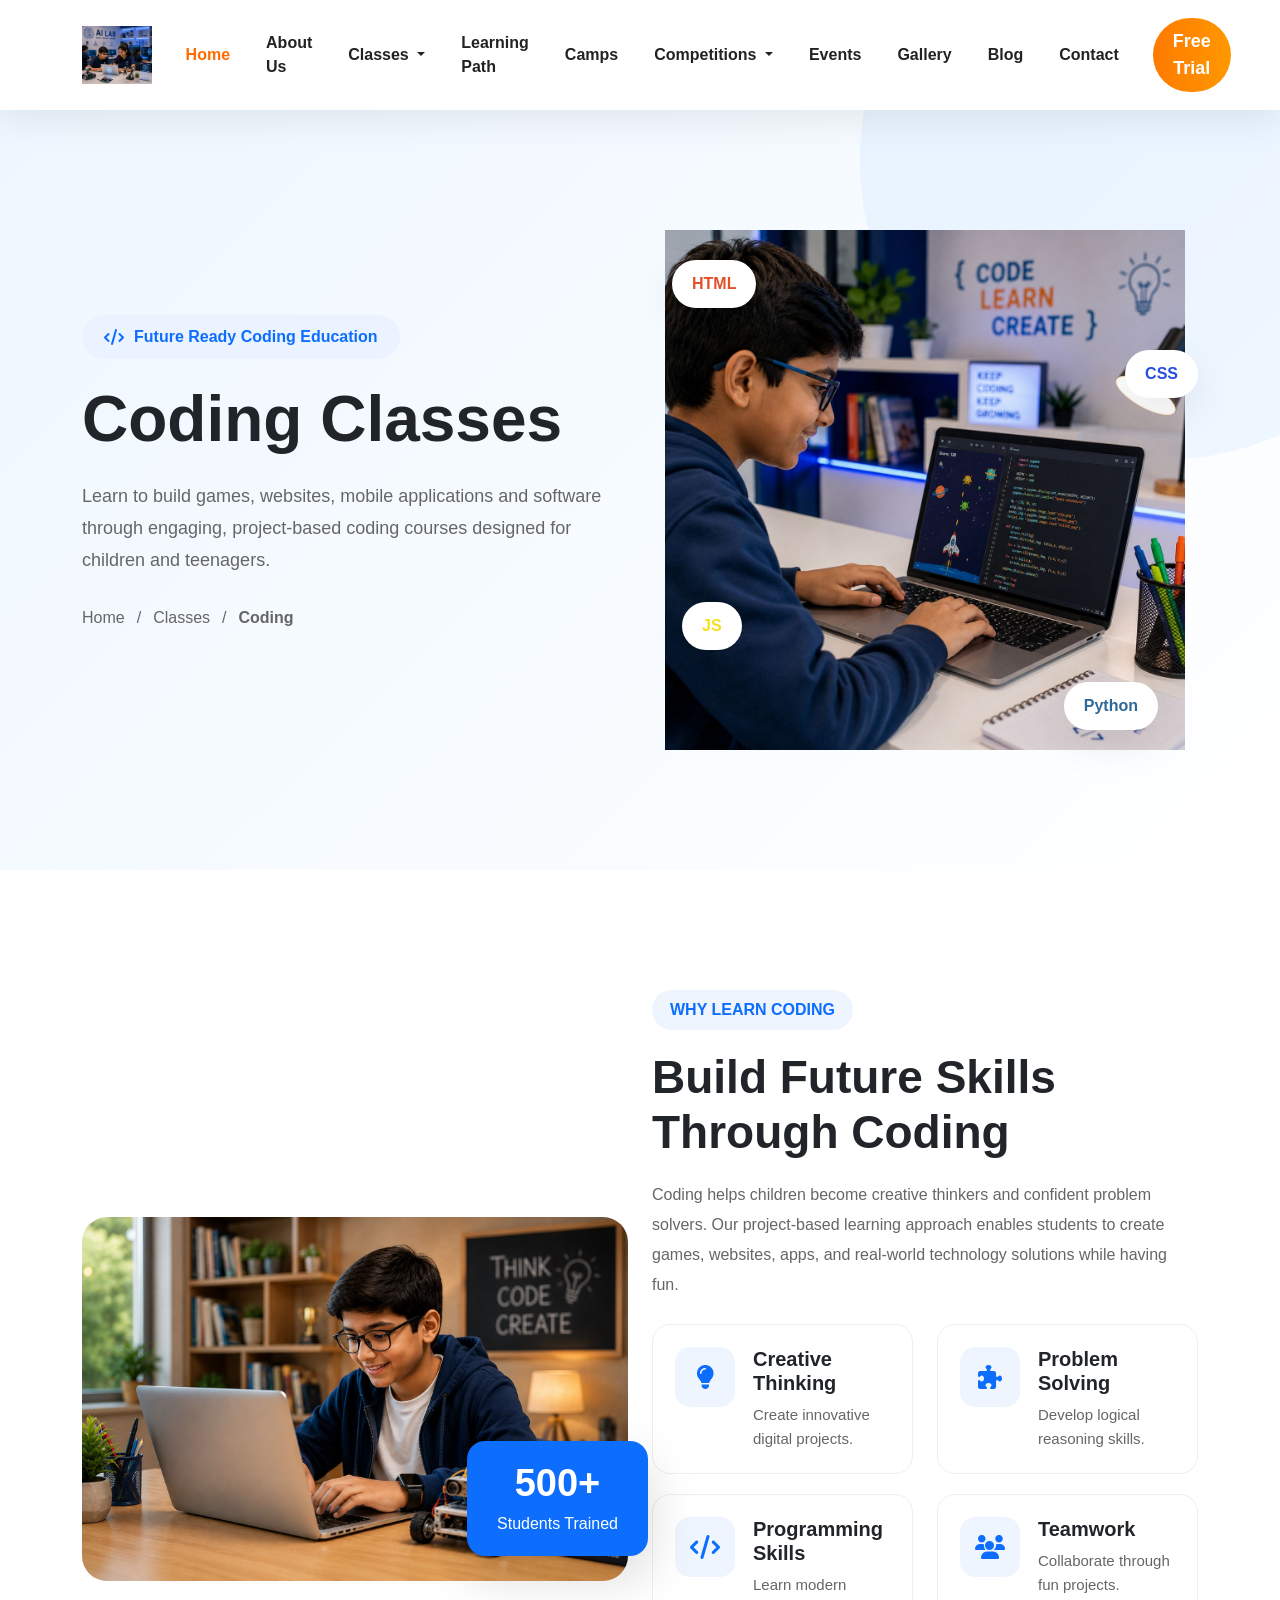
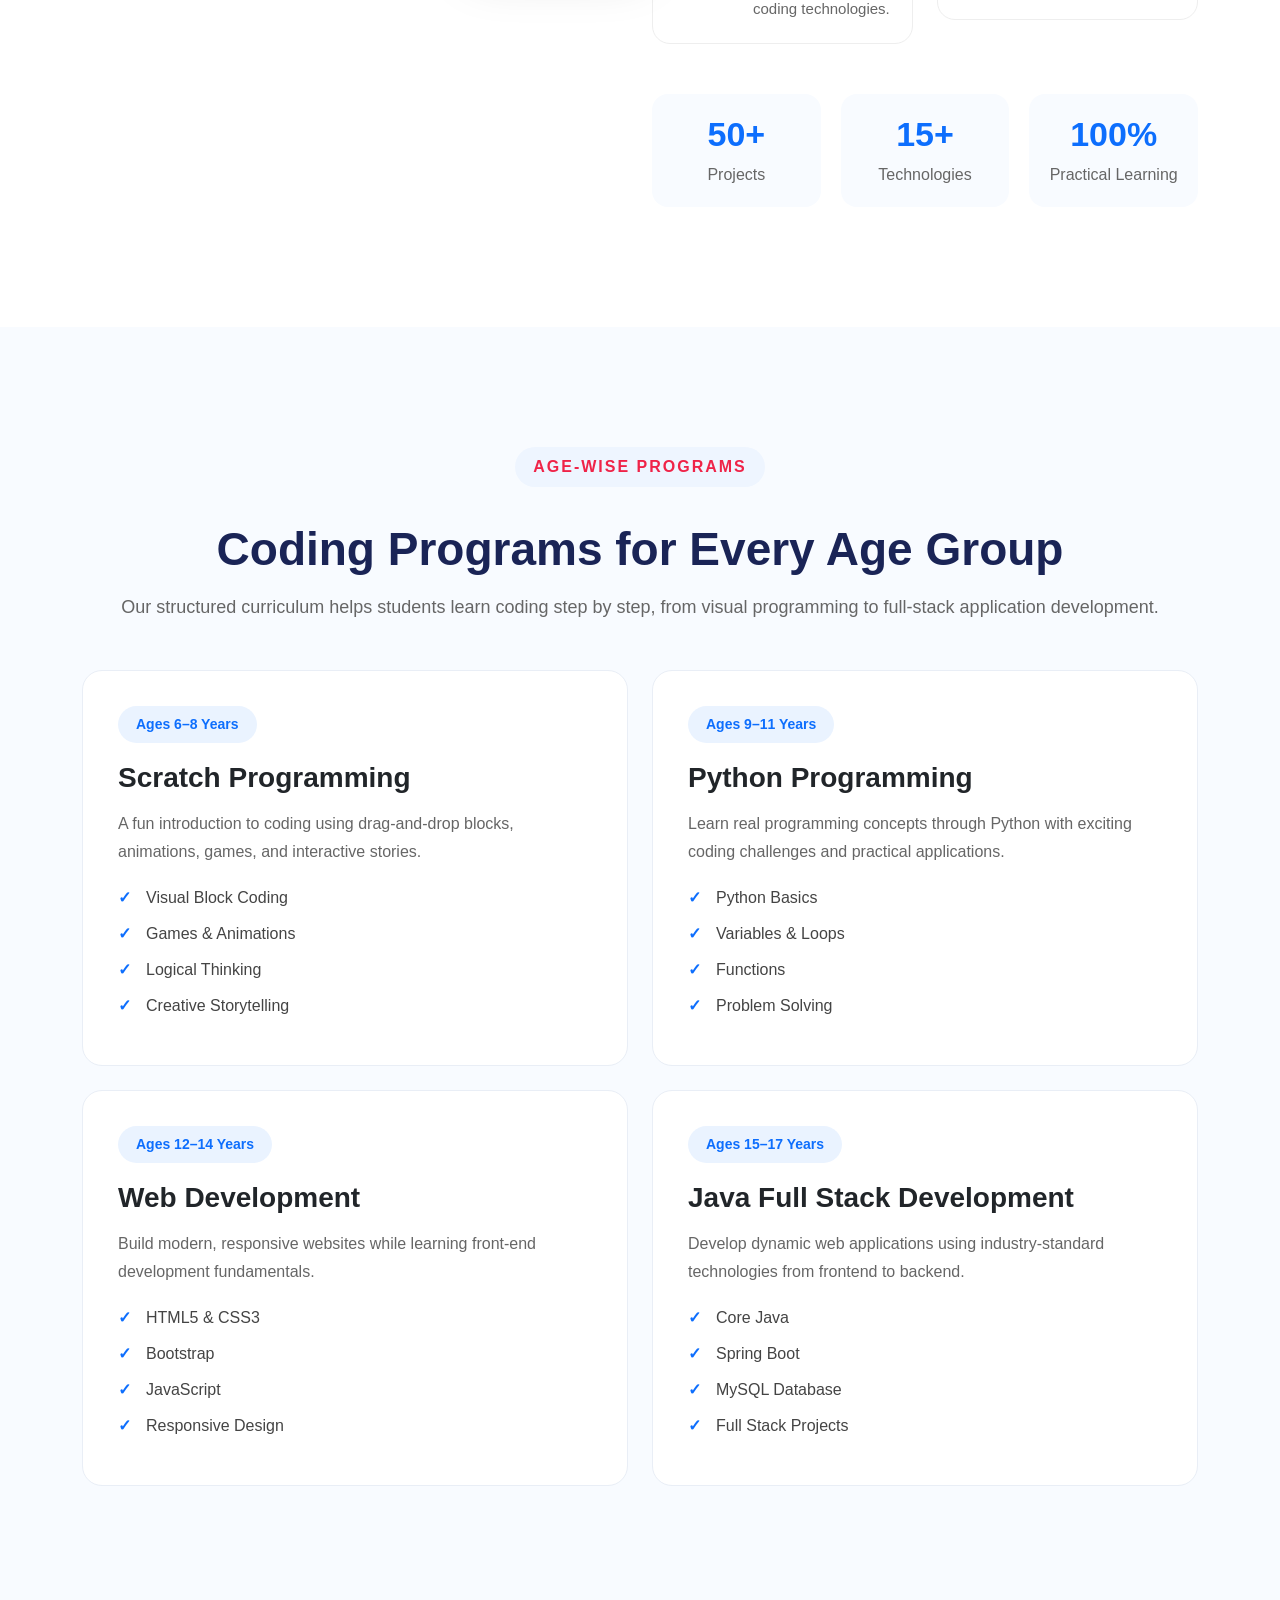
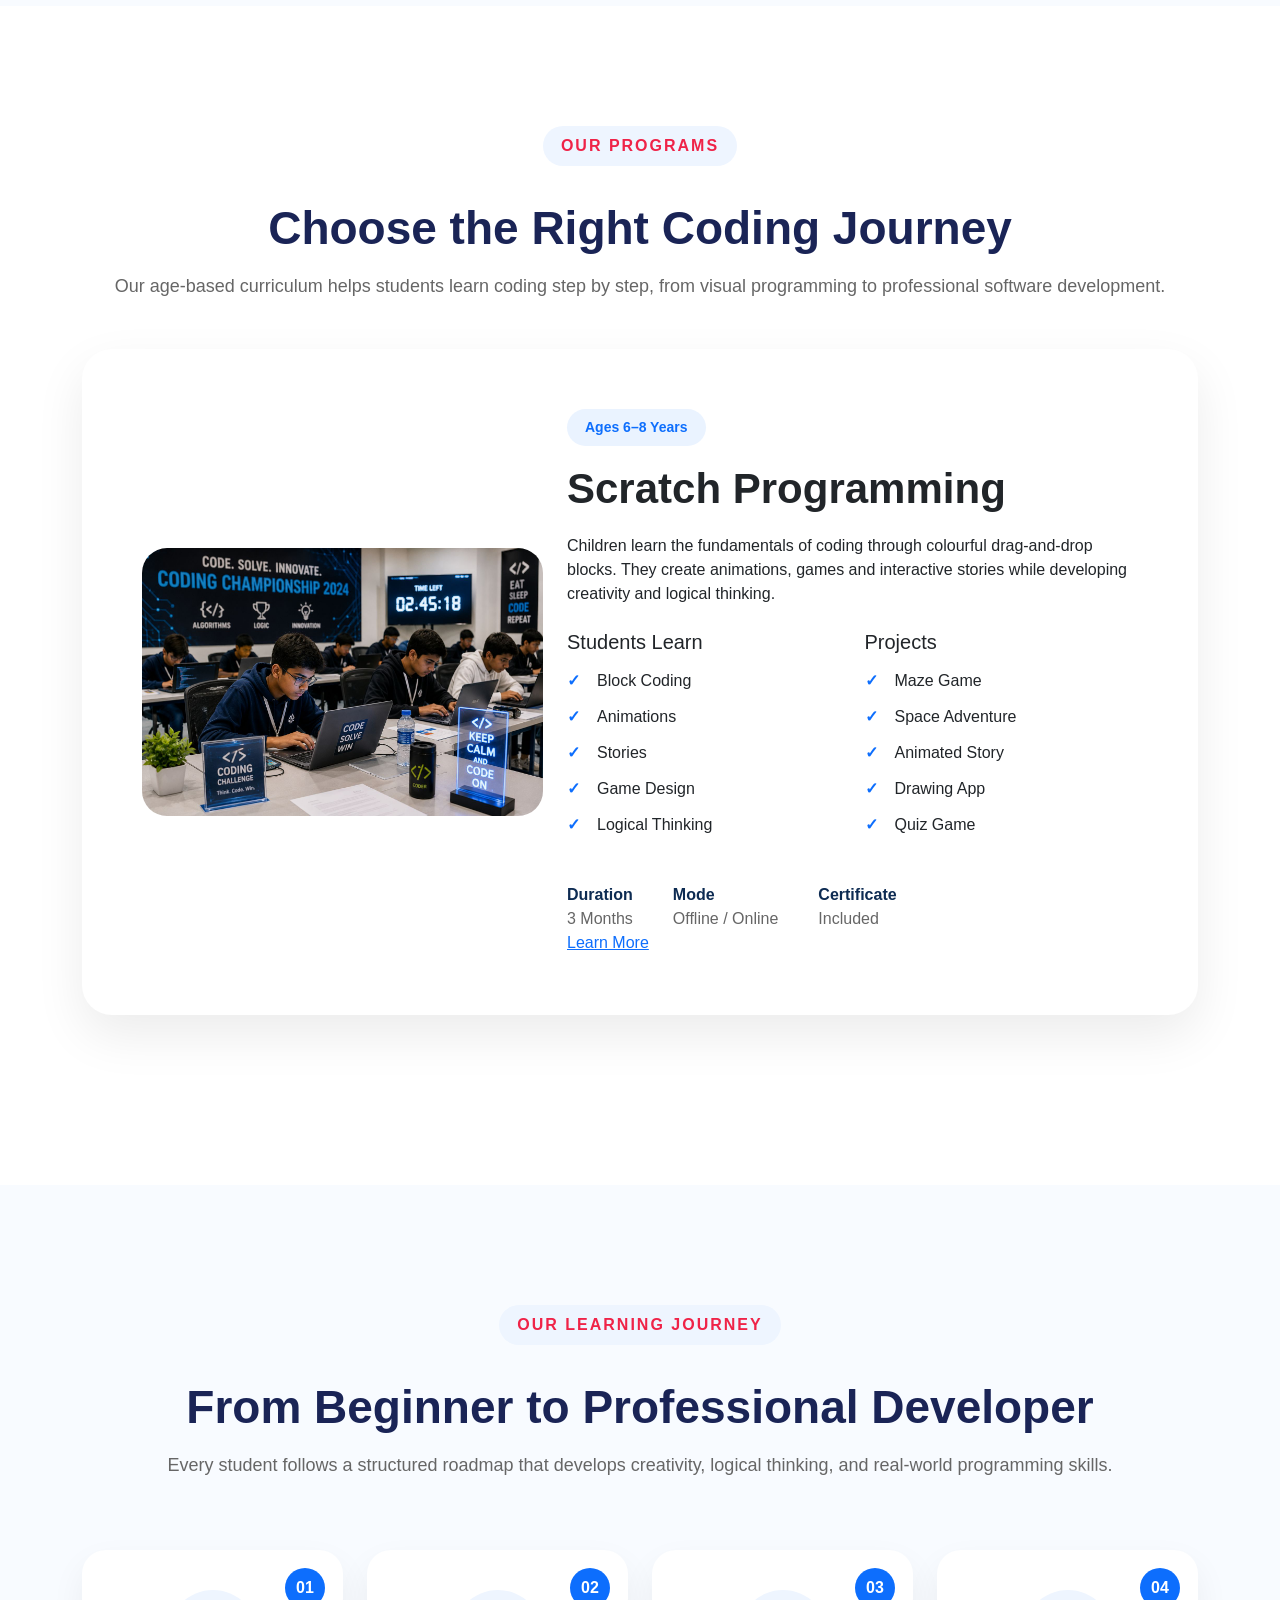
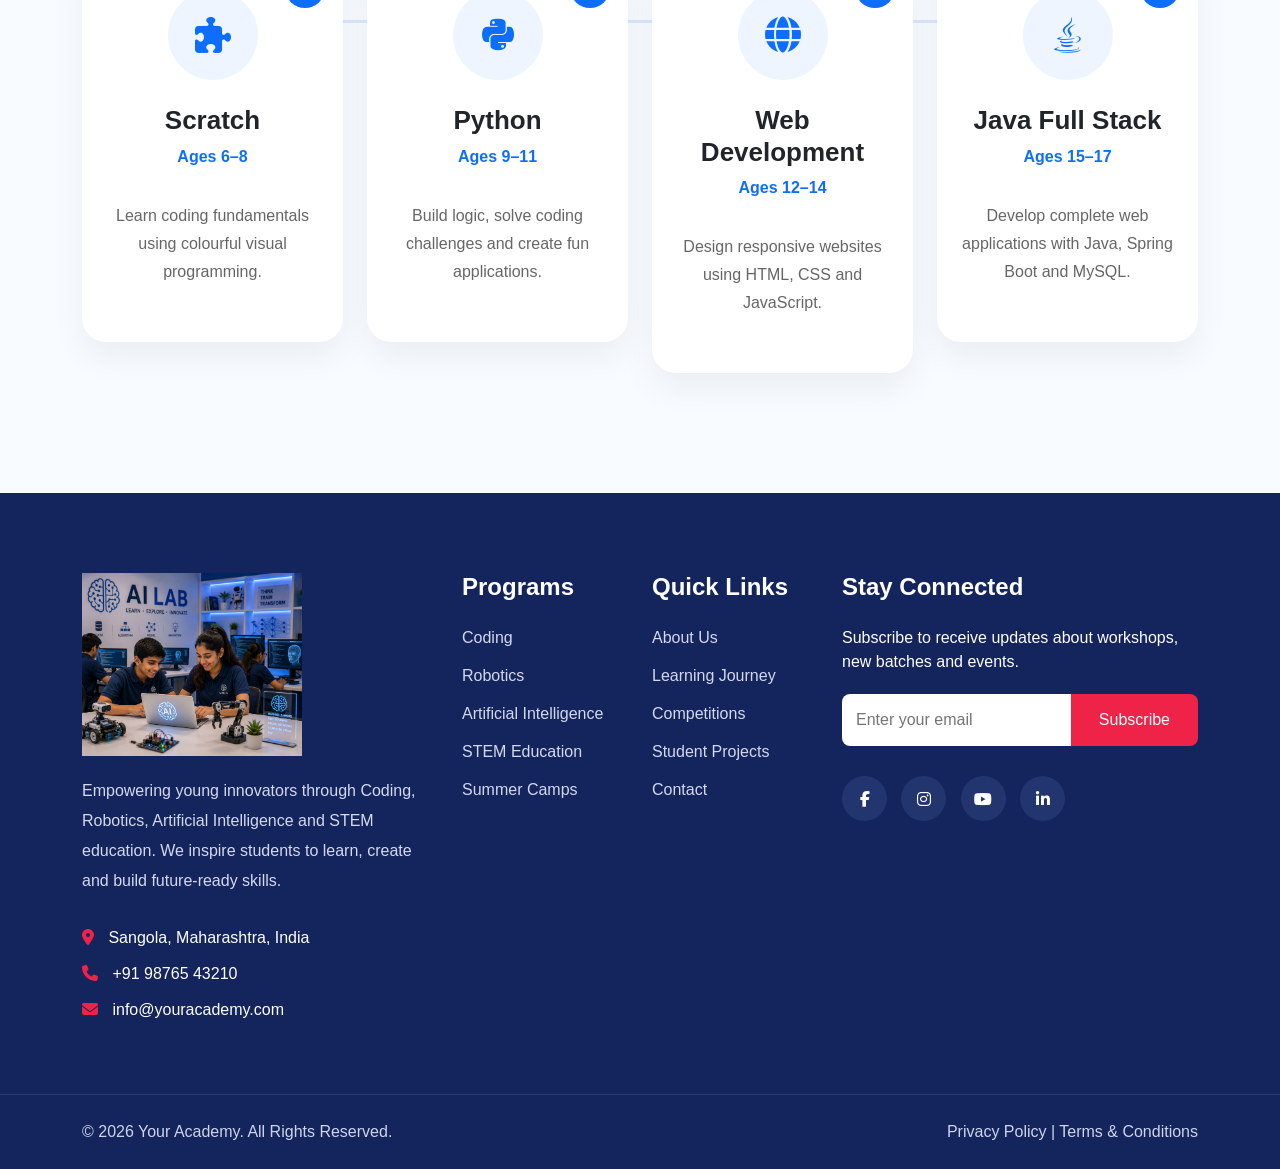
<file: coding-classes.html>
<!DOCTYPE html>
<html lang="en">

<head>
    <meta charset="UTF-8">
    <meta name="viewport" content="width=device-width, initial-scale=1.0">

    <title>Home Page</title>

    <!-- Bootstrap -->
    <link href="https://cdn.jsdelivr.net/npm/bootstrap@5.3.3/dist/css/bootstrap.min.css" rel="stylesheet">

    <link rel="stylesheet" href="https://cdnjs.cloudflare.com/ajax/libs/OwlCarousel2/2.3.4/assets/owl.carousel.min.css">

    <link rel="stylesheet" href="https://cdnjs.cloudflare.com/ajax/libs/OwlCarousel2/2.3.4/assets/owl.theme.default.min.css">

    <!-- Font Awesome -->
    <link rel="stylesheet" href="https://cdnjs.cloudflare.com/ajax/libs/font-awesome/6.6.0/css/all.min.css">

    <link rel="stylesheet" href="assets/css/style.css">
    <link rel="stylesheet" href="assets/css/coding-classes.css">

    <script src="https://code.jquery.com/jquery-3.7.1.min.js"></script>

    <script src="https://cdnjs.cloudflare.com/ajax/libs/OwlCarousel2/2.3.4/owl.carousel.min.js"></script>
</head>

<body>

   <!-- Navbar Start -->

<!--==================================
    NAVBAR START
===================================-->

<nav class="navbar navbar-expand-lg custom-navbar">

    <div class="container">

        <!-- Logo -->

        <a class="navbar-brand" href="index.html">

            <img src="images/ai-lab.jpeg" alt="Logo">

        </a>

        <!-- Mobile Toggle -->

        <button class="navbar-toggler"
                type="button"
                data-bs-toggle="collapse"
                data-bs-target="#mainNavbar">

            <span class="navbar-toggler-icon"></span>

        </button>

        <!-- Menu -->

        <div class="collapse navbar-collapse justify-content-end"
             id="mainNavbar">

            <ul class="navbar-nav align-items-lg-center">

                <!-- Home -->

                <li class="nav-item">

                    <a class="nav-link active"
                       href="index.html">

                        Home

                    </a>

                </li>

                <!-- About -->

                <li class="nav-item">

                    <a class="nav-link"
                       href="about-us.html">

                        About Us

                    </a>

                </li>

                <!-- Classes -->
                <!--==============================
                    Classes Dropdown
                ===============================-->

                <li class="nav-item dropdown custom-menu">

                    <a class="nav-link dropdown-toggle"
                       href="#"
                       data-bs-toggle="dropdown">

                        Classes

                    </a>

                    <div class="dropdown-menu mega-dropdown">

                        <div class="dropdown-title">

                            Explore Our Classes

                        </div>

                        <a href="coding-classes.html" class="mega-item">

                            <div class="mega-icon">

                                <i class="fa-solid fa-code"></i>

                            </div>

                            <div class="mega-content">

                                <h6>Coding</h6>

                                <p>Scratch • Python • Java • Web Development</p>

                            </div>

                        </a>

                        <a href="lego-robotics.html" class="mega-item">

                            <div class="mega-icon">

                                <i class="fa-solid fa-robot"></i>

                            </div>

                            <div class="mega-content">

                                <h6>LEGO Robotics</h6>

                                <p>Build • Program • Compete</p>

                            </div>

                        </a>

                        <a href="artificial-intelligence.html" class="mega-item">

                            <div class="mega-icon">

                                <i class="fa-solid fa-brain"></i>

                            </div>

                            <div class="mega-content">

                                <h6>Artificial Intelligence</h6>

                                <p>AI • Machine Learning • Generative AI</p>

                            </div>

                        </a>

                        <a href="stem.html" class="mega-item">

                            <div class="mega-icon">

                                <i class="fa-solid fa-microchip"></i>

                            </div>

                            <div class="mega-content">

                                <h6>STEM Education</h6>

                                <p>Science • Engineering • Technology • Math</p>

                            </div>

                        </a>

                    </div>

                </li>



                <!-- Learning Path -->

                <li class="nav-item">

                    <a class="nav-link"
                       href="learning-path.html">

                        Learning Path

                    </a>

                </li>

                <!-- Camps -->

                <li class="nav-item">

                    <a class="nav-link"
                       href="camps.html">

                        Camps

                    </a>

                </li>

                <!-- Competitions -->

               <!--==============================
                    Competitions Dropdown
                ===============================-->

                <li class="nav-item dropdown custom-menu">

                    <a class="nav-link dropdown-toggle"
                       href="#"
                       data-bs-toggle="dropdown">

                        Competitions

                    </a>

                    <div class="dropdown-menu mega-dropdown">

                        <div class="dropdown-title">
                            Upcoming Competitions
                        </div>

                        <a href="coding-competition.html" class="mega-item">

                            <div class="mega-icon">
                                <i class="fa-solid fa-laptop-code"></i>
                            </div>

                            <div class="mega-content">
                                <h6>Coding Championship</h6>
                                <p>Problem Solving • Programming</p>
                            </div>

                        </a>

                        <a href="lego-competition.html" class="mega-item">

                            <div class="mega-icon">
                                <i class="fa-solid fa-robot"></i>
                            </div>

                            <div class="mega-content">
                                <h6>LEGO Robotics Challenge</h6>
                                <p>Build • Code • Innovation</p>
                            </div>

                        </a>

                        <a href="ai-challenge.html" class="mega-item">

                            <div class="mega-icon">
                                <i class="fa-solid fa-brain"></i>
                            </div>

                            <div class="mega-content">
                                <h6>AI Innovation Challenge</h6>
                                <p>AI Solutions • Creativity</p>
                            </div>

                        </a>

                        <a href="stem-olympiad.html" class="mega-item">

                            <div class="mega-icon">
                                <i class="fa-solid fa-trophy"></i>
                            </div>

                            <div class="mega-content">
                                <h6>STEM Olympiad</h6>
                                <p>Science • Robotics • Engineering</p>
                            </div>

                        </a>

                    </div>

                </li>

                <!-- Events -->

                <li class="nav-item">

                    <a class="nav-link"
                       href="events.html">

                        Events

                    </a>

                </li>

                <!-- Gallery -->

                <li class="nav-item">

                    <a class="nav-link"
                       href="gallery.html">

                        Gallery

                    </a>

                </li>

                <!-- Blog -->

                <li class="nav-item">

                    <a class="nav-link"
                       href="blogs.html">

                        Blog

                    </a>

                </li>

                <!-- Contact -->

                <li class="nav-item">

                    <a class="nav-link"
                       href="contact-us.html">

                        Contact

                    </a>

                </li>

                <!-- Button -->

                <li class="nav-item ms-lg-3">

                    <button class="theme-btn trial-btn" data-bs-toggle="modal" data-bs-target="#freeTrialModal">

                        Free Trial

                    </button>

                </li>

            </ul>

        </div>

    </div>

</nav>

<!--==================================
    NAVBAR END
===================================-->

<!--==================================
        HERO SECTION
===================================-->

<section class="coding-hero">

    <div class="container">

        <div class="row align-items-center">

            <!-- Left Content -->

            <div class="col-lg-6">

                <span class="hero-tag">

                    <i class="fa-solid fa-code"></i>

                    Future Ready Coding Education

                </span>

                <h1>

                    Coding Classes

                </h1>

                <p class="hero-subtitle">

                    Learn to build games, websites, mobile applications and
                    software through engaging, project-based coding courses
                    designed for children and teenagers.

                </p>

                <div class="breadcrumb-box">

                    <a href="index.html">

                        Home

                    </a>

                    <span>/</span>

                    <a href="#">

                        Classes

                    </a>

                    <span>/</span>

                    <strong>

                        Coding

                    </strong>

                </div>

                <!-- <div class="hero-buttons">

                    <a href="#" class="theme-btn">

                        Book Free Trial

                    </a>

                    <a href="#" class="outline-btn">

                        View Curriculum

                    </a>

                </div> -->

            </div>

            <!-- Right Image -->

            <div class="col-lg-6">

                <div class="hero-image">

                    <div class="floating html">

                        HTML

                    </div>

                    <div class="floating css">

                        CSS

                    </div>

                    <div class="floating js">

                        JS

                    </div>

                    <div class="floating python">

                        Python

                    </div>

                    <img src="images/environment-coding.jpeg"
                         class="img-fluid"
                         alt="Coding Classes">

                </div>

            </div>

        </div>

    </div>

</section>

<!--==================================
        WHY LEARN CODING
===================================-->

<section class="why-coding py-120">

    <div class="container">

        <div class="row align-items-center">

            <!-- Left Image -->

            <div class="col-lg-6">

                <div class="why-image">

                    <img src="images/featured-blog.jpeg"
                         class="img-fluid"
                         alt="Why Learn Coding">

                    <div class="experience-box">

                        <h3>500+</h3>

                        <span>Students Trained</span>

                    </div>

                </div>

            </div>

            <!-- Right Content -->

            <div class="col-lg-6">

                <span class="section-tag">

                    WHY LEARN CODING

                </span>

                <h2>

                    Build Future Skills Through Coding

                </h2>

                <p>

                    Coding helps children become creative thinkers and confident
                    problem solvers. Our project-based learning approach enables
                    students to create games, websites, apps, and real-world
                    technology solutions while having fun.

                </p>

                <div class="row mt-4">

                    <div class="col-md-6">

                        <div class="feature-card">

                            <i class="fa-solid fa-lightbulb"></i>

                            <div>

                                <h5>Creative Thinking</h5>

                                <p>Create innovative digital projects.</p>

                            </div>

                        </div>

                    </div>

                    <div class="col-md-6">

                        <div class="feature-card">

                            <i class="fa-solid fa-puzzle-piece"></i>

                            <div>

                                <h5>Problem Solving</h5>

                                <p>Develop logical reasoning skills.</p>

                            </div>

                        </div>

                    </div>

                    <div class="col-md-6">

                        <div class="feature-card">

                            <i class="fa-solid fa-code"></i>

                            <div>

                                <h5>Programming Skills</h5>

                                <p>Learn modern coding technologies.</p>

                            </div>

                        </div>

                    </div>

                    <div class="col-md-6">

                        <div class="feature-card">

                            <i class="fa-solid fa-users"></i>

                            <div>

                                <h5>Teamwork</h5>

                                <p>Collaborate through fun projects.</p>

                            </div>

                        </div>

                    </div>

                </div>

                <div class="coding-stats">

                    <div>

                        <h3>50+</h3>

                        <span>Projects</span>

                    </div>

                    <div>

                        <h3>15+</h3>

                        <span>Technologies</span>

                    </div>

                    <div>

                        <h3>100%</h3>

                        <span>Practical Learning</span>

                    </div>

                </div>

            </div>

        </div>

    </div>

</section>

<!--==================================
        AGE WISE CODING PROGRAMS
===================================-->

<section class="age-programs py-120">

    <div class="container">

        <div class="section-title text-center mb-5">

            <span class="section-tag">AGE-WISE PROGRAMS</span>

            <h2>Coding Programs for Every Age Group</h2>

            <p>
                Our structured curriculum helps students learn coding step by step,
                from visual programming to full-stack application development.
            </p>

        </div>

        <div class="row g-4">

            <!-- Card 1 -->

            <div class="col-lg-6">

                <div class="age-card">

                    <span class="age-badge">Ages 6–8 Years</span>

                    <h3>Scratch Programming</h3>

                    <p>
                        A fun introduction to coding using drag-and-drop blocks,
                        animations, games, and interactive stories.
                    </p>

                    <ul>

                        <li>Visual Block Coding</li>

                        <li>Games & Animations</li>

                        <li>Logical Thinking</li>

                        <li>Creative Storytelling</li>

                    </ul>

                </div>

            </div>

            <!-- Card 2 -->

            <div class="col-lg-6">

                <div class="age-card">

                    <span class="age-badge">Ages 9–11 Years</span>

                    <h3>Python Programming</h3>

                    <p>
                        Learn real programming concepts through Python with exciting
                        coding challenges and practical applications.
                    </p>

                    <ul>

                        <li>Python Basics</li>

                        <li>Variables & Loops</li>

                        <li>Functions</li>

                        <li>Problem Solving</li>

                    </ul>

                </div>

            </div>

            <!-- Card 3 -->

            <div class="col-lg-6">

                <div class="age-card">

                    <span class="age-badge">Ages 12–14 Years</span>

                    <h3>Web Development</h3>

                    <p>
                        Build modern, responsive websites while learning front-end
                        development fundamentals.
                    </p>

                    <ul>

                        <li>HTML5 & CSS3</li>

                        <li>Bootstrap</li>

                        <li>JavaScript</li>

                        <li>Responsive Design</li>

                    </ul>

                </div>

            </div>

            <!-- Card 4 -->

            <div class="col-lg-6">

                <div class="age-card">

                    <span class="age-badge">Ages 15–17 Years</span>

                    <h3>Java Full Stack Development</h3>

                    <p>
                        Develop dynamic web applications using industry-standard
                        technologies from frontend to backend.
                    </p>

                    <ul>

                        <li>Core Java</li>

                        <li>Spring Boot</li>

                        <li>MySQL Database</li>

                        <li>Full Stack Projects</li>

                    </ul>

                </div>

            </div>

        </div>

    </div>

</section>

<!--==================================
        CODING PROGRAMS
===================================-->

<section class="coding-programs py-120">

    <div class="container">

        <!-- Section Heading -->

        <div class="section-title text-center mb-5">

            <span class="section-tag">

                OUR PROGRAMS

            </span>

            <h2>

                Choose the Right Coding Journey

            </h2>

            <p>

                Our age-based curriculum helps students learn coding step by step,
                from visual programming to professional software development.

            </p>

        </div>

        <!-- Program 1 -->

        <div class="program-block">

            <div class="row align-items-center">

                <!-- Image -->

                <div class="col-lg-5">

                    <div class="program-image">

                        <img src="images/coding-competition.jpeg"
                             class="img-fluid"
                             alt="Scratch Programming">

                    </div>

                </div>

                <!-- Content -->

                <div class="col-lg-7">

                    <span class="age-badge">

                        Ages 6–8 Years

                    </span>

                    <h3>

                        Scratch Programming

                    </h3>

                    <p>

                        Children learn the fundamentals of coding through colourful
                        drag-and-drop blocks. They create animations, games and
                        interactive stories while developing creativity and logical thinking.

                    </p>

                    <div class="row mt-4">

                        <div class="col-md-6">

                            <h5>Students Learn</h5>

                            <ul class="program-list">

                                <li>Block Coding</li>

                                <li>Animations</li>

                                <li>Stories</li>

                                <li>Game Design</li>

                                <li>Logical Thinking</li>

                            </ul>

                        </div>

                        <div class="col-md-6">

                            <h5>Projects</h5>

                            <ul class="program-list">

                                <li>Maze Game</li>

                                <li>Space Adventure</li>

                                <li>Animated Story</li>

                                <li>Drawing App</li>

                                <li>Quiz Game</li>

                            </ul>

                        </div>

                    </div>

                    <div class="program-footer">

                        <div>

                            <strong>Duration</strong>

                            <span>3 Months</span>

                        </div>

                        <div>

                            <strong>Mode</strong>

                            <span>Offline / Online</span>

                        </div>

                        <div>

                            <strong>Certificate</strong>

                            <span>Included</span>

                        </div>

                    </div>

                    <a href="#" class="theme-btn mt-4">

                        Learn More

                    </a>

                </div>

            </div>

        </div>

    </div>

</section>

<!--==================================
        LEARNING JOURNEY
===================================-->

<section class="learning-journey py-120">

    <div class="container">

        <div class="section-title text-center">

            <span class="section-tag">
                OUR LEARNING JOURNEY
            </span>

            <h2>
                From Beginner to Professional Developer
            </h2>

            <p>
                Every student follows a structured roadmap that develops
                creativity, logical thinking, and real-world programming skills.
            </p>

        </div>

        <div class="journey-wrapper">

            <div class="journey-line"></div>

            <div class="row">

                <div class="col-lg-3 col-md-6">

                    <div class="journey-card">

                        <div class="step-number">
                            01
                        </div>

                        <div class="journey-icon">

                            <i class="fa-solid fa-puzzle-piece"></i>

                        </div>

                        <h4>Scratch</h4>

                        <span>Ages 6–8</span>

                        <p>

                            Learn coding fundamentals using colourful visual
                            programming.

                        </p>

                    </div>

                </div>

                <div class="col-lg-3 col-md-6">

                    <div class="journey-card">

                        <div class="step-number">
                            02
                        </div>

                        <div class="journey-icon">

                            <i class="fa-brands fa-python"></i>

                        </div>

                        <h4>Python</h4>

                        <span>Ages 9–11</span>

                        <p>

                            Build logic, solve coding challenges and create
                            fun applications.

                        </p>

                    </div>

                </div>

                <div class="col-lg-3 col-md-6">

                    <div class="journey-card">

                        <div class="step-number">
                            03
                        </div>

                        <div class="journey-icon">

                            <i class="fa-solid fa-globe"></i>

                        </div>

                        <h4>Web Development</h4>

                        <span>Ages 12–14</span>

                        <p>

                            Design responsive websites using HTML, CSS and
                            JavaScript.

                        </p>

                    </div>

                </div>

                <div class="col-lg-3 col-md-6">

                    <div class="journey-card">

                        <div class="step-number">
                            04
                        </div>

                        <div class="journey-icon">

                            <i class="fa-brands fa-java"></i>

                        </div>

                        <h4>Java Full Stack</h4>

                        <span>Ages 15–17</span>

                        <p>

                            Develop complete web applications with Java,
                            Spring Boot and MySQL.

                        </p>

                    </div>

                </div>

            </div>

        </div>

    </div>

</section>




<!--====================================
FOOTER
=====================================-->

<footer class="footer">

    <div class="container">

        <div class="row gy-5">

            <!-- Company -->

            <div class="col-lg-4">

                <img src="images/ai-lab.jpeg" class="footer-logo" alt="">

                <p class="footer-about">

                    Empowering young innovators through Coding,
                    Robotics, Artificial Intelligence and STEM
                    education. We inspire students to learn,
                    create and build future-ready skills.

                </p>

                <div class="footer-contact">

                    <p>
                        <i class="fa-solid fa-location-dot"></i>
                        Sangola, Maharashtra, India
                    </p>

                    <p>
                        <i class="fa-solid fa-phone"></i>
                        +91 98765 43210
                    </p>

                    <p>
                        <i class="fa-solid fa-envelope"></i>
                        info@youracademy.com
                    </p>

                </div>

            </div>

            <!-- Programs -->

            <div class="col-lg-2 col-md-6">

                <h4>Programs</h4>

                <ul>

                    <li><a href="#">Coding</a></li>

                    <li><a href="#">Robotics</a></li>

                    <li><a href="#">Artificial Intelligence</a></li>

                    <li><a href="#">STEM Education</a></li>

                    <li><a href="#">Summer Camps</a></li>

                </ul>

            </div>

            <!-- Quick Links -->

            <div class="col-lg-2 col-md-6">

                <h4>Quick Links</h4>

                <ul>

                    <li><a href="#">About Us</a></li>

                    <li><a href="#">Learning Journey</a></li>

                    <li><a href="#">Competitions</a></li>

                    <li><a href="#">Student Projects</a></li>

                    <li><a href="#">Contact</a></li>

                </ul>

            </div>

            <!-- Newsletter -->

            <div class="col-lg-4">

                <h4>Stay Connected</h4>

                <p class="newsletter-text">

                    Subscribe to receive updates about
                    workshops, new batches and events.

                </p>

                <form class="newsletter">

                    <input
                        type="email"
                        placeholder="Enter your email">

                    <button>

                        Subscribe

                    </button>

                </form>

                <div class="social-icons">

                    <a href="#"><i class="fab fa-facebook-f"></i></a>

                    <a href="#"><i class="fab fa-instagram"></i></a>

                    <a href="#"><i class="fab fa-youtube"></i></a>

                    <a href="#"><i class="fab fa-linkedin-in"></i></a>

                </div>

            </div>

        </div>

    </div>

    <div class="footer-bottom">

        <div class="container">

            <div class="row">

                <div class="col-md-6">

                    © 2026 Your Academy. All Rights Reserved.

                </div>

                <div class="col-md-6 text-md-end">

                    Privacy Policy |
                    Terms &
                    Conditions

                </div>

            </div>

        </div>

    </div>

</footer>

<!-- =========================================
        FREE TRIAL MODAL (HTML ONLY)
========================================== -->

<div class="modal fade" id="freeTrialModal" tabindex="-1" aria-hidden="true">

    <div class="modal-dialog modal-xl modal-dialog-centered">

        <div class="modal-content trial-modal">

            <!-- Close Button -->

            <button type="button"
                    class="btn-close trial-close"
                    data-bs-dismiss="modal"
                    aria-label="Close"></button>

            <div class="modal-body p-0">

                <div class="row g-0">

                    <!--==================================
                            LEFT SIDE
                    ===================================-->

                    <div class="col-lg-5">

                        <div class="trial-left">

                            <span class="trial-tag">

                                FREE TRIAL

                            </span>

                            <h2>

                                Book Your FREE Coding Trial Class

                            </h2>

                            <p>

                                Experience fun, interactive coding sessions with expert mentors.

                            </p>

                            <ul class="trial-list">

                                <li>

                                    <i class="fa-solid fa-circle-check"></i>

                                    Expert Mentors

                                </li>

                                <li>

                                    <i class="fa-solid fa-circle-check"></i>

                                    Hands-on Practical Learning

                                </li>

                                <li>

                                    <i class="fa-solid fa-circle-check"></i>

                                    Small Batch Size

                                </li>

                                <li>

                                    <i class="fa-solid fa-circle-check"></i>

                                    Live Coding Sessions

                                </li>

                                <li>

                                    <i class="fa-solid fa-circle-check"></i>

                                    Project-Based Learning

                                </li>

                                <li>

                                    <i class="fa-solid fa-circle-check"></i>

                                    Completion Certificate

                                </li>

                            </ul>

                            <!-- Illustration -->

                            

                        </div>

                    </div>

                    <!--==================================
                            RIGHT SIDE
                    ===================================-->

                    <div class="col-lg-7">

                        <div class="trial-form">

                            <h3>

                                Start Your Free Trial

                            </h3>

                            <p class="mb-4">

                                Fill in your details and our team will contact you within 24 hours.

                            </p>

                            <form id="trialForm">

                                <div class="row">

                                    <!-- First Name -->

                                    <div class="col-md-6 mb-3">

                                        <label class="form-label">

                                            First Name <span>*</span>

                                        </label>

                                        <input type="text"
                                               class="form-control"
                                               placeholder="First Name"
                                               required>

                                    </div>

                                    <!-- Last Name -->

                                    <div class="col-md-6 mb-3">

                                        <label class="form-label">

                                            Last Name <span>*</span>

                                        </label>

                                        <input type="text"
                                               class="form-control"
                                               placeholder="Last Name"
                                               required>

                                    </div>


                                    <!-- Mobile -->

                                    <div class="col-md-6 mb-3">

                                        <label class="form-label">

                                            Mobile Number <span>*</span>

                                        </label>

                                        <input type="tel"
                                               class="form-control"
                                               placeholder="Mobile Number"
                                               required>

                                    </div>

                                    

                                    <!-- Course -->

                                    <div class="col-md-6 mb-3">

                                        <label class="form-label">

                                            Select Course <span>*</span>

                                        </label>

                                        <select class="form-select">

                                            <option>Coding</option>

                                            <option>LEGO Robotics</option>

                                            <option>Artificial Intelligence</option>

                                            <option>STEM Education</option>

                                        </select>

                                    </div>

                                   

                                    <!-- Message -->

                                    <div class="col-12 mb-3">

                                        <label class="form-label">

                                            Message

                                        </label>

                                        <textarea class="form-control"
                                                  rows="4"
                                                  placeholder="Write your message..."></textarea>

                                    </div>

                                    <!-- Checkbox -->

                                    <div class="col-12 mb-4">

                                        <div class="form-check">

                                            <input class="form-check-input"
                                                   type="checkbox"
                                                   id="agree">

                                            <label class="form-check-label"
                                                   for="agree">

                                                I agree to receive updates regarding classes, workshops.

                                            </label>

                                        </div>

                                    </div>

                                    <!-- Button -->

                                    <div class="col-12 text-center">

                                        <button type="submit"
                                                class="trial-btn">

                                            Book Free Trial

                                        </button>

                                    </div>

                                    <!-- Note -->

                                    <div class="col-12 mt-3 text-center">

                                        <small>

                                            <i class="fa-solid fa-shield-halved"></i>

                                            Your information is secure and will only be used to contact you regarding your free trial class.

                                        </small>

                                    </div>

                                </div>

                            </form>

                        </div>

                    </div>

                </div>

            </div>

        </div>

    </div>

</div>

    <script src="https://cdn.jsdelivr.net/npm/bootstrap@5.3.3/dist/js/bootstrap.bundle.min.js"></script>

    <script src="assets/js/main.js"></script>

</body>

</html>
</file>
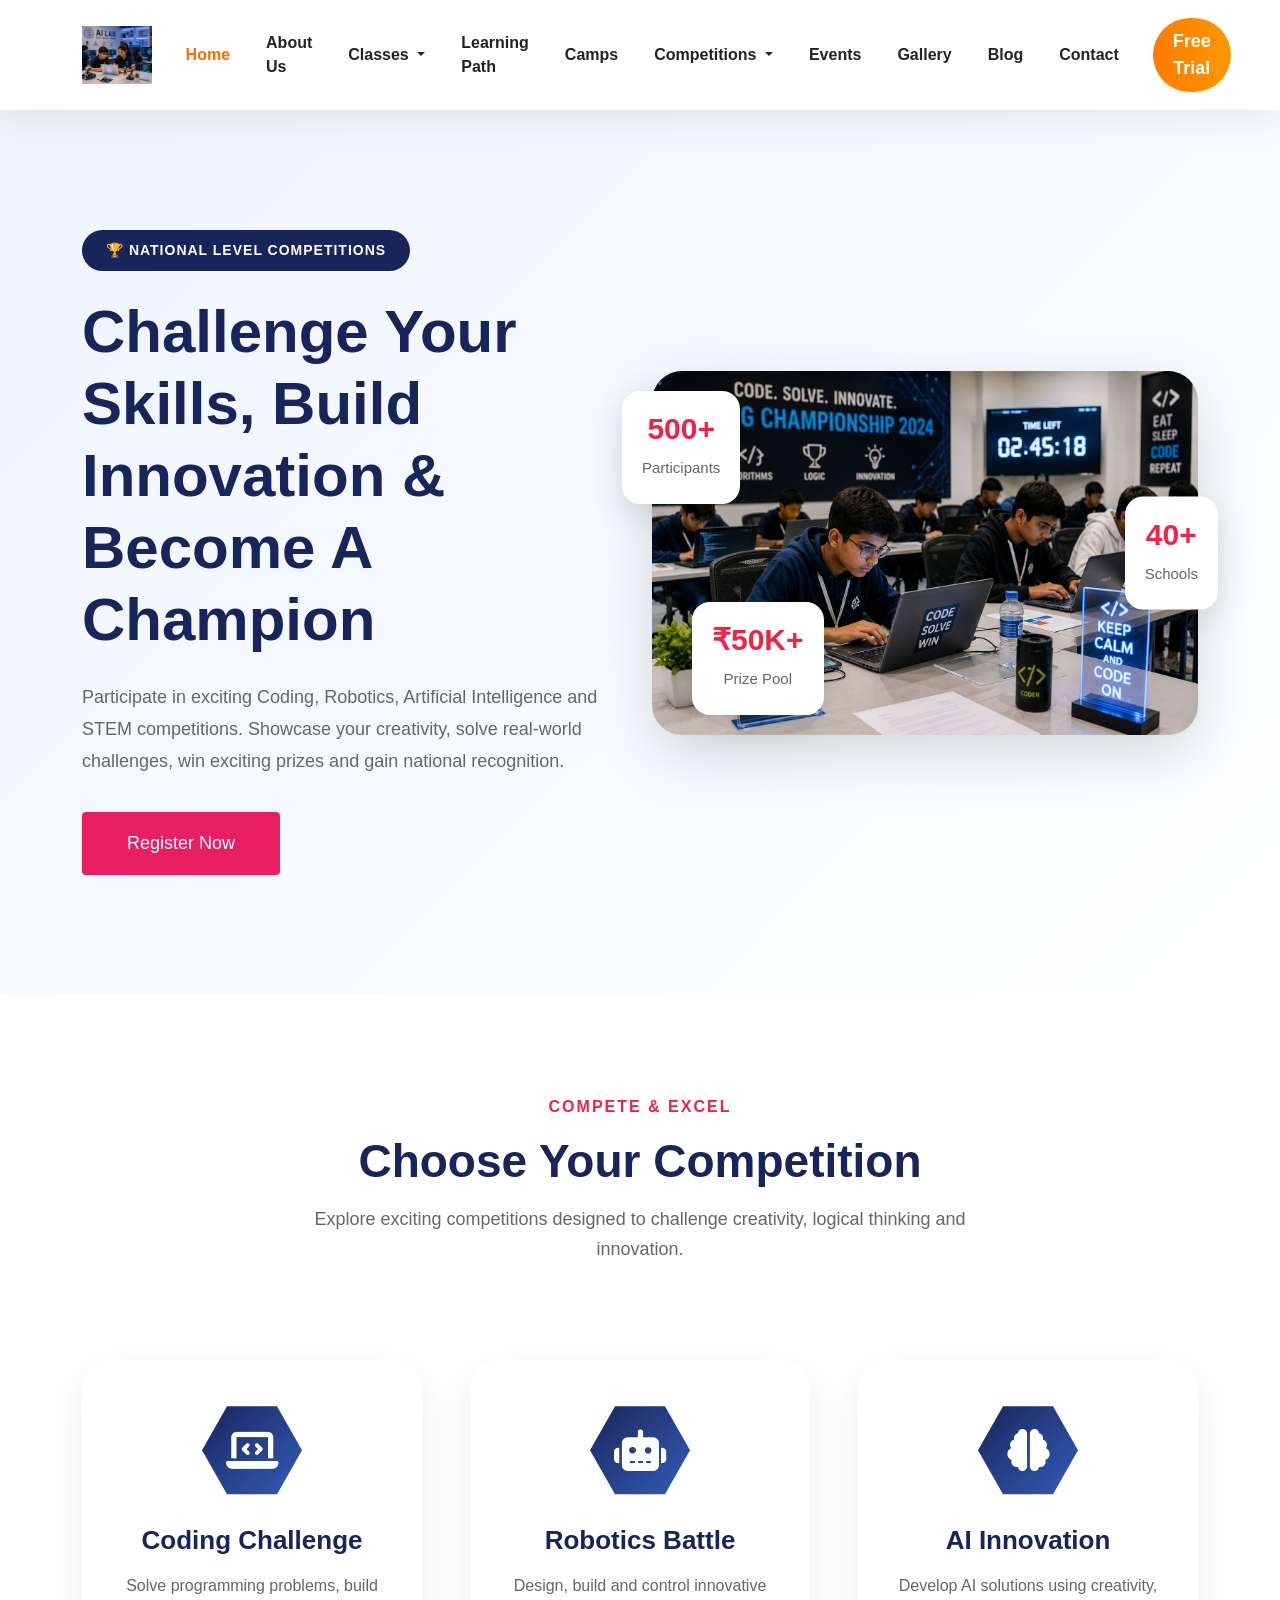
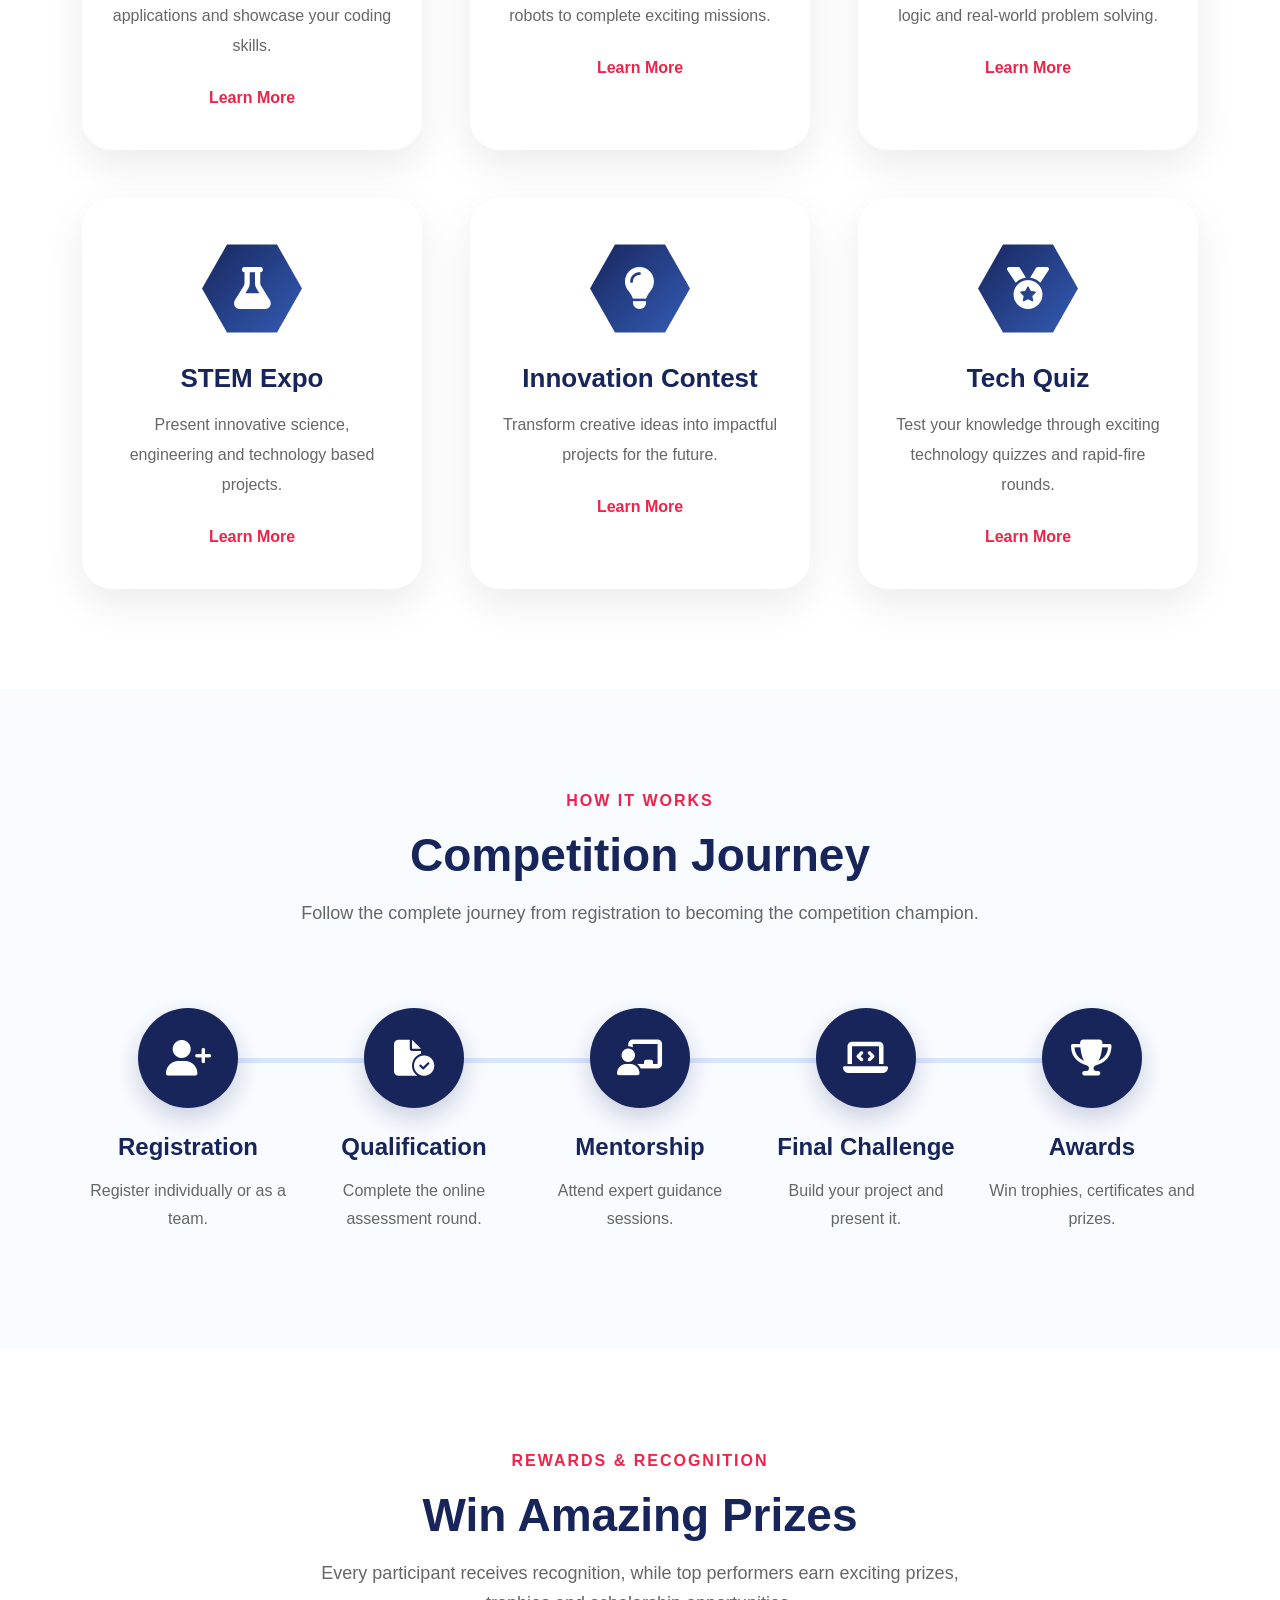
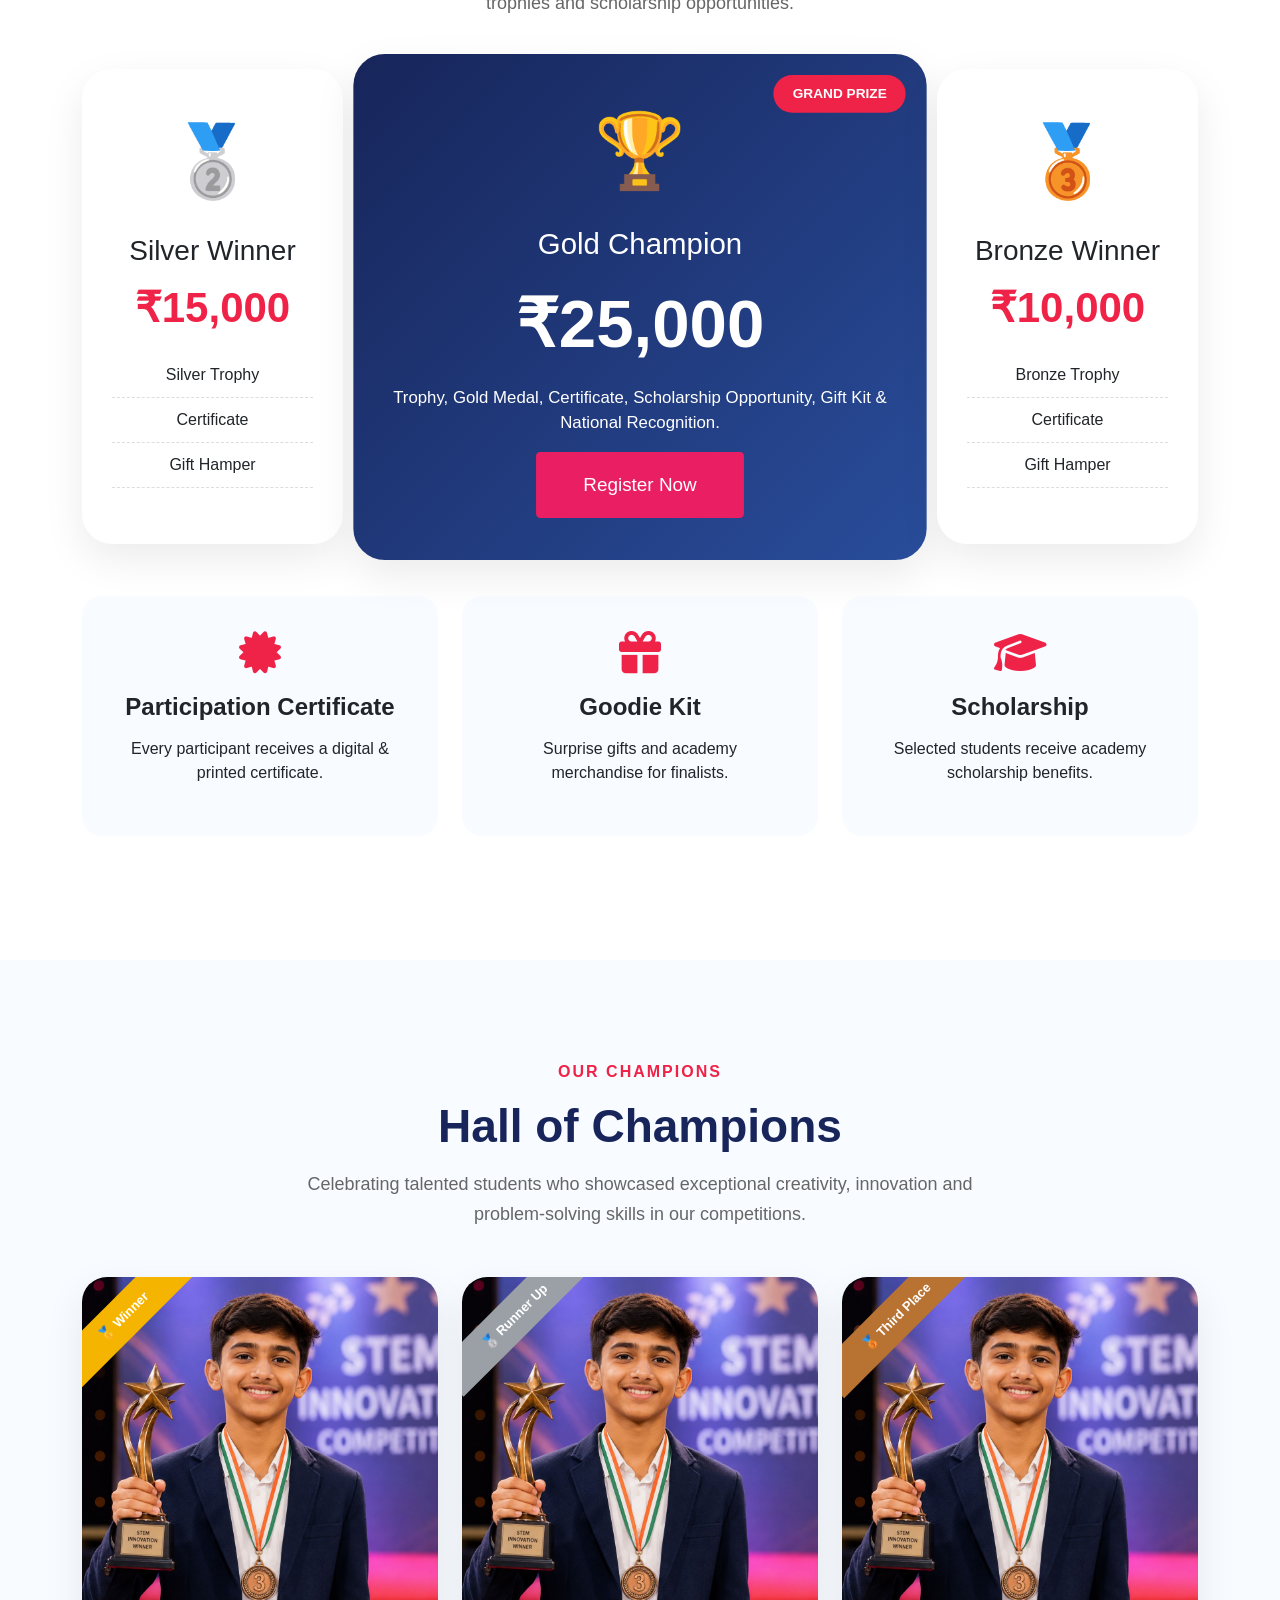
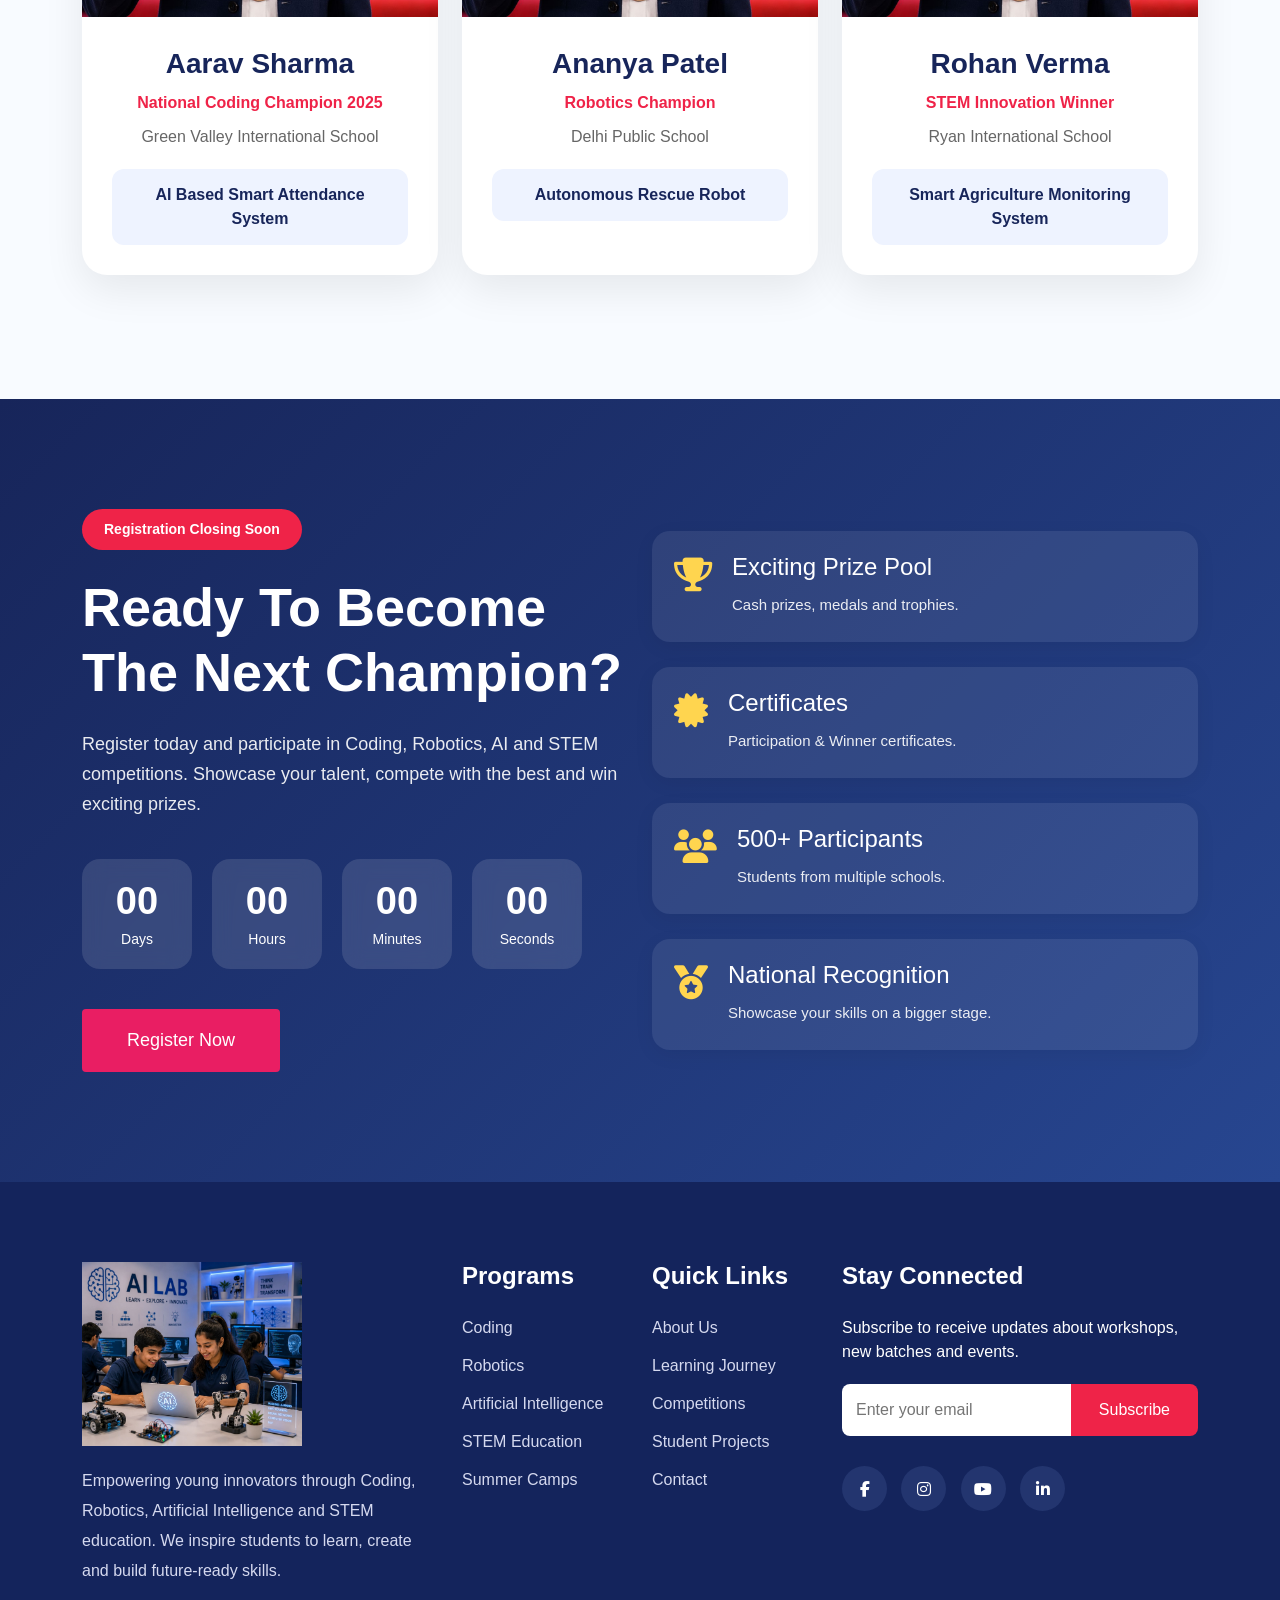
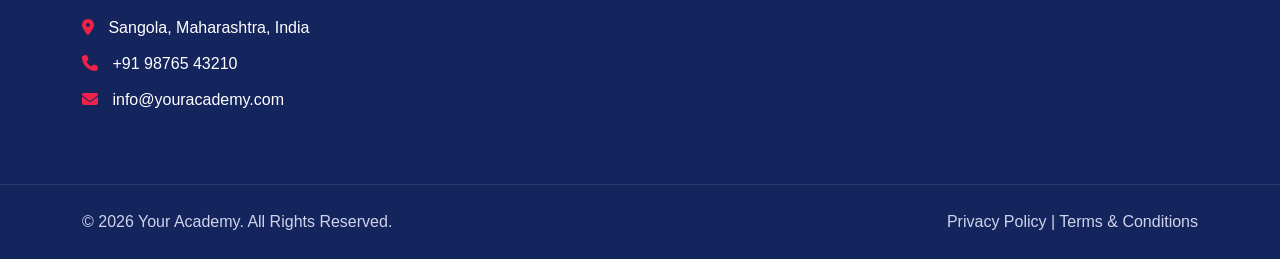
<file: competitions.html>
<!DOCTYPE html>
<html lang="en">

<head>
    <meta charset="UTF-8">
    <meta name="viewport" content="width=device-width, initial-scale=1.0">

    <title>Home Page</title>

    <!-- Bootstrap -->
    <link href="https://cdn.jsdelivr.net/npm/bootstrap@5.3.3/dist/css/bootstrap.min.css" rel="stylesheet">

    <link rel="stylesheet" href="https://cdnjs.cloudflare.com/ajax/libs/OwlCarousel2/2.3.4/assets/owl.carousel.min.css">

    <link rel="stylesheet" href="https://cdnjs.cloudflare.com/ajax/libs/OwlCarousel2/2.3.4/assets/owl.theme.default.min.css">

    <!-- Font Awesome -->
    <link rel="stylesheet" href="https://cdnjs.cloudflare.com/ajax/libs/font-awesome/6.6.0/css/all.min.css">

    <link rel="stylesheet" href="assets/css/style.css">
    <link rel="stylesheet" href="assets/css/competitions.css">

    <script src="https://code.jquery.com/jquery-3.7.1.min.js"></script>

    <script src="https://cdnjs.cloudflare.com/ajax/libs/OwlCarousel2/2.3.4/owl.carousel.min.js"></script>
</head>

<body>

   <!-- Navbar Start -->

<!--==================================
    NAVBAR START
===================================-->

<nav class="navbar navbar-expand-lg custom-navbar">

    <div class="container">

        <!-- Logo -->

        <a class="navbar-brand" href="index.html">

            <img src="images/ai-lab.jpeg" alt="Logo">

        </a>

        <!-- Mobile Toggle -->

        <button class="navbar-toggler"
                type="button"
                data-bs-toggle="collapse"
                data-bs-target="#mainNavbar">

            <span class="navbar-toggler-icon"></span>

        </button>

        <!-- Menu -->

        <div class="collapse navbar-collapse justify-content-end"
             id="mainNavbar">

            <ul class="navbar-nav align-items-lg-center">

                <!-- Home -->

                <li class="nav-item">

                    <a class="nav-link active"
                       href="index.html">

                        Home

                    </a>

                </li>

                <!-- About -->

                <li class="nav-item">

                    <a class="nav-link"
                       href="about-us.html">

                        About Us

                    </a>

                </li>

                <!-- Classes -->
                <!--==============================
                    Classes Dropdown
                ===============================-->

                <li class="nav-item dropdown custom-menu">

                    <a class="nav-link dropdown-toggle"
                       href="#"
                       data-bs-toggle="dropdown">

                        Classes

                    </a>

                    <div class="dropdown-menu mega-dropdown">

                        <div class="dropdown-title">

                            Explore Our Classes

                        </div>

                        <a href="coding-classes.html" class="mega-item">

                            <div class="mega-icon">

                                <i class="fa-solid fa-code"></i>

                            </div>

                            <div class="mega-content">

                                <h6>Coding</h6>

                                <p>Scratch • Python • Java • Web Development</p>

                            </div>

                        </a>

                        <a href="lego-robotics.html" class="mega-item">

                            <div class="mega-icon">

                                <i class="fa-solid fa-robot"></i>

                            </div>

                            <div class="mega-content">

                                <h6>LEGO Robotics</h6>

                                <p>Build • Program • Compete</p>

                            </div>

                        </a>

                        <a href="artificial-intelligence.html" class="mega-item">

                            <div class="mega-icon">

                                <i class="fa-solid fa-brain"></i>

                            </div>

                            <div class="mega-content">

                                <h6>Artificial Intelligence</h6>

                                <p>AI • Machine Learning • Generative AI</p>

                            </div>

                        </a>

                        <a href="stem.html" class="mega-item">

                            <div class="mega-icon">

                                <i class="fa-solid fa-microchip"></i>

                            </div>

                            <div class="mega-content">

                                <h6>STEM Education</h6>

                                <p>Science • Engineering • Technology • Math</p>

                            </div>

                        </a>

                    </div>

                </li>



                <!-- Learning Path -->

                <li class="nav-item">

                    <a class="nav-link"
                       href="learning-path.html">

                        Learning Path

                    </a>

                </li>

                <!-- Camps -->

                <li class="nav-item">

                    <a class="nav-link"
                       href="camps.html">

                        Camps

                    </a>

                </li>

                <!-- Competitions -->

               <!--==============================
                    Competitions Dropdown
                ===============================-->

                <li class="nav-item dropdown custom-menu">

                    <a class="nav-link dropdown-toggle"
                       href="#"
                       data-bs-toggle="dropdown">

                        Competitions

                    </a>

                    <div class="dropdown-menu mega-dropdown">

                        <div class="dropdown-title">
                            Upcoming Competitions
                        </div>

                        <a href="coding-competition.html" class="mega-item">

                            <div class="mega-icon">
                                <i class="fa-solid fa-laptop-code"></i>
                            </div>

                            <div class="mega-content">
                                <h6>Coding Championship</h6>
                                <p>Problem Solving • Programming</p>
                            </div>

                        </a>

                        <a href="lego-competition.html" class="mega-item">

                            <div class="mega-icon">
                                <i class="fa-solid fa-robot"></i>
                            </div>

                            <div class="mega-content">
                                <h6>LEGO Robotics Challenge</h6>
                                <p>Build • Code • Innovation</p>
                            </div>

                        </a>

                        <a href="ai-challenge.html" class="mega-item">

                            <div class="mega-icon">
                                <i class="fa-solid fa-brain"></i>
                            </div>

                            <div class="mega-content">
                                <h6>AI Innovation Challenge</h6>
                                <p>AI Solutions • Creativity</p>
                            </div>

                        </a>

                        <a href="stem-olympiad.html" class="mega-item">

                            <div class="mega-icon">
                                <i class="fa-solid fa-trophy"></i>
                            </div>

                            <div class="mega-content">
                                <h6>STEM Olympiad</h6>
                                <p>Science • Robotics • Engineering</p>
                            </div>

                        </a>

                    </div>

                </li>

                <!-- Events -->

                <li class="nav-item">

                    <a class="nav-link"
                       href="events.html">

                        Events

                    </a>

                </li>

                <!-- Gallery -->

                <li class="nav-item">

                    <a class="nav-link"
                       href="gallery.html">

                        Gallery

                    </a>

                </li>

                <!-- Blog -->

                <li class="nav-item">

                    <a class="nav-link"
                       href="blogs.html">

                        Blog

                    </a>

                </li>

                <!-- Contact -->

                <li class="nav-item">

                    <a class="nav-link"
                       href="contact-us.html">

                        Contact

                    </a>

                </li>

                <!-- Button -->

                <li class="nav-item ms-lg-3">

                    <button class="theme-btn trial-btn" data-bs-toggle="modal" data-bs-target="#freeTrialModal">

                        Free Trial

                    </button>

                </li>

            </ul>

        </div>

    </div>

</nav>

<!--==================================
    NAVBAR END
===================================-->

<!--==================================
COMPETITION HERO
===================================-->

<section class="competition-hero">

    <div class="container">

        <div class="row align-items-center">

            <div class="col-lg-6">

                <span class="hero-badge">

                    🏆 NATIONAL LEVEL COMPETITIONS

                </span>

                <h1>

                    Challenge Your Skills,
                    Build Innovation &
                    Become A Champion

                </h1>

                <p>

                    Participate in exciting Coding, Robotics,
                    Artificial Intelligence and STEM competitions.
                    Showcase your creativity, solve real-world challenges,
                    win exciting prizes and gain national recognition.

                </p>

                <div class="hero-buttons">

                    <a href="#" class="btn-main">

                        Register Now

                    </a>

                </div>

            </div>

            <div class="col-lg-6">

                <div class="competition-image">

                    <img src="images/coding-competition.jpeg"
                         class="img-fluid"
                         alt="Competition Hero">

                    <div class="floating-card card-one">

                        <h3>500+</h3>

                        <p>Participants</p>

                    </div>

                    <div class="floating-card card-two">

                        <h3>40+</h3>

                        <p>Schools</p>

                    </div>

                    <div class="floating-card card-three">

                        <h3>₹50K+</h3>

                        <p>Prize Pool</p>

                    </div>

                </div>

            </div>

        </div>

    </div>

</section>

<!--==================================
COMPETITION CATEGORIES
===================================-->

<section class="competition-categories" id="categories">

    <div class="container">

        <div class="section-heading text-center">

            <span>

                COMPETE & EXCEL

            </span>

            <h2>

                Choose Your Competition

            </h2>

            <p>

                Explore exciting competitions designed to challenge
                creativity, logical thinking and innovation.

            </p>

        </div>

        <div class="row justify-content-center mt-5 g-5">

            <!-- Coding -->

            <div class="col-lg-4 col-md-6">

                <div class="hex-card">

                    <div class="hex-icon">

                        <i class="fa-solid fa-laptop-code"></i>

                    </div>

                    <h3>

                        Coding Challenge

                    </h3>

                    <p>

                        Solve programming problems,
                        build applications and showcase
                        your coding skills.

                    </p>

                    <a href="#">

                        Learn More

                    </a>

                </div>

            </div>

            <!-- Robotics -->

            <div class="col-lg-4 col-md-6">

                <div class="hex-card">

                    <div class="hex-icon">

                        <i class="fa-solid fa-robot"></i>

                    </div>

                    <h3>

                        Robotics Battle

                    </h3>

                    <p>

                        Design, build and control
                        innovative robots to complete
                        exciting missions.

                    </p>

                    <a href="#">

                        Learn More

                    </a>

                </div>

            </div>

            <!-- AI -->

            <div class="col-lg-4 col-md-6">

                <div class="hex-card">

                    <div class="hex-icon">

                        <i class="fa-solid fa-brain"></i>

                    </div>

                    <h3>

                        AI Innovation

                    </h3>

                    <p>

                        Develop AI solutions using
                        creativity, logic and
                        real-world problem solving.

                    </p>

                    <a href="#">

                        Learn More

                    </a>

                </div>

            </div>

            <!-- STEM -->

            <div class="col-lg-4 col-md-6">

                <div class="hex-card">

                    <div class="hex-icon">

                        <i class="fa-solid fa-flask"></i>

                    </div>

                    <h3>

                        STEM Expo

                    </h3>

                    <p>

                        Present innovative science,
                        engineering and technology
                        based projects.

                    </p>

                    <a href="#">

                        Learn More

                    </a>

                </div>

            </div>

            <!-- Innovation -->

            <div class="col-lg-4 col-md-6">

                <div class="hex-card">

                    <div class="hex-icon">

                        <i class="fa-solid fa-lightbulb"></i>

                    </div>

                    <h3>

                        Innovation Contest

                    </h3>

                    <p>

                        Transform creative ideas
                        into impactful projects
                        for the future.

                    </p>

                    <a href="#">

                        Learn More

                    </a>

                </div>

            </div>

            <!-- Quiz -->

            <div class="col-lg-4 col-md-6">

                <div class="hex-card">

                    <div class="hex-icon">

                        <i class="fa-solid fa-medal"></i>

                    </div>

                    <h3>

                        Tech Quiz

                    </h3>

                    <p>

                        Test your knowledge through
                        exciting technology quizzes
                        and rapid-fire rounds.

                    </p>

                    <a href="#">

                        Learn More

                    </a>

                </div>

            </div>

        </div>

    </div>

</section>

<!--==================================
COMPETITION JOURNEY
===================================-->

<section class="competition-journey">

    <div class="container">

        <div class="section-heading text-center">

            <span>

                HOW IT WORKS

            </span>

            <h2>

                Competition Journey

            </h2>

            <p>

                Follow the complete journey from registration
                to becoming the competition champion.

            </p>

        </div>

        <div class="journey-wrapper">

            <div class="journey-line"></div>

            <!-- Step 1 -->

            <div class="journey-step">

                <div class="step-icon">

                    <i class="fa-solid fa-user-plus"></i>

                </div>

                <h4>Registration</h4>

                <p>

                    Register individually or as a team.

                </p>

            </div>

            <!-- Step 2 -->

            <div class="journey-step">

                <div class="step-icon">

                    <i class="fa-solid fa-file-circle-check"></i>

                </div>

                <h4>Qualification</h4>

                <p>

                    Complete the online assessment round.

                </p>

            </div>

            <!-- Step 3 -->

            <div class="journey-step">

                <div class="step-icon">

                    <i class="fa-solid fa-chalkboard-user"></i>

                </div>

                <h4>Mentorship</h4>

                <p>

                    Attend expert guidance sessions.

                </p>

            </div>

            <!-- Step 4 -->

            <div class="journey-step">

                <div class="step-icon">

                    <i class="fa-solid fa-laptop-code"></i>

                </div>

                <h4>Final Challenge</h4>

                <p>

                    Build your project and present it.

                </p>

            </div>

            <!-- Step 5 -->

            <div class="journey-step">

                <div class="step-icon">

                    <i class="fa-solid fa-trophy"></i>

                </div>

                <h4>Awards</h4>

                <p>

                    Win trophies, certificates and prizes.

                </p>

            </div>

        </div>

    </div>

</section>

<!--==================================
PRIZE POOL
===================================-->

<section class="prize-section">

    <div class="container">

        <div class="section-heading text-center">

            <span>

                REWARDS & RECOGNITION

            </span>

            <h2>

                Win Amazing Prizes

            </h2>

            <p>

                Every participant receives recognition, while top performers
                earn exciting prizes, trophies and scholarship opportunities.

            </p>

        </div>

        <div class="row align-items-center mt-5">

            <!-- Silver -->

            <div class="col-lg-3 col-md-6 mb-4">

                <div class="prize-card silver">

                    <div class="prize-icon">

                        🥈

                    </div>

                    <h3>

                        Silver Winner

                    </h3>

                    <h2>

                        ₹15,000

                    </h2>

                    <ul>

                        <li>Silver Trophy</li>

                        <li>Certificate</li>

                        <li>Gift Hamper</li>

                    </ul>

                </div>

            </div>

            <!-- Gold -->

            <div class="col-lg-6 mb-4">

                <div class="prize-card gold">

                    <div class="winner-badge">

                        GRAND PRIZE

                    </div>

                    <div class="prize-icon">

                        🏆

                    </div>

                    <h3>

                        Gold Champion

                    </h3>

                    <h1>

                        ₹25,000

                    </h1>

                    <p>

                        Trophy, Gold Medal, Certificate,
                        Scholarship Opportunity,
                        Gift Kit & National Recognition.

                    </p>

                    <a href="#" class="btn-main">

                        Register Now

                    </a>

                </div>

            </div>

            <!-- Bronze -->

            <div class="col-lg-3 col-md-6 mb-4">

                <div class="prize-card bronze">

                    <div class="prize-icon">

                        🥉

                    </div>

                    <h3>

                        Bronze Winner

                    </h3>

                    <h2>

                        ₹10,000

                    </h2>

                    <ul>

                        <li>Bronze Trophy</li>

                        <li>Certificate</li>

                        <li>Gift Hamper</li>

                    </ul>

                </div>

            </div>

        </div>

        <div class="row mt-4">

            <div class="col-lg-4 mb-4">

                <div class="extra-card">

                    <i class="fa-solid fa-certificate"></i>

                    <h4>Participation Certificate</h4>

                    <p>

                        Every participant receives a digital & printed certificate.

                    </p>

                </div>

            </div>

            <div class="col-lg-4 mb-4">

                <div class="extra-card">

                    <i class="fa-solid fa-gift"></i>

                    <h4>Goodie Kit</h4>

                    <p>

                        Surprise gifts and academy merchandise for finalists.

                    </p>

                </div>

            </div>

            <div class="col-lg-4 mb-4">

                <div class="extra-card">

                    <i class="fa-solid fa-graduation-cap"></i>

                    <h4>Scholarship</h4>

                    <p>

                        Selected students receive academy scholarship benefits.

                    </p>

                </div>

            </div>

        </div>

    </div>

</section>

<!--==================================
HALL OF CHAMPIONS
===================================-->

<section class="champions-section">

    <div class="container">

        <div class="section-heading text-center">

            <span>

                OUR CHAMPIONS

            </span>

            <h2>

                Hall of Champions

            </h2>

            <p>

                Celebrating talented students who showcased
                exceptional creativity, innovation and problem-solving
                skills in our competitions.

            </p>

        </div>

        <div class="row mt-5">

            <!-- Champion 1 -->

            <div class="col-lg-4 col-md-6 mb-4">

                <div class="champion-card">

                    <div class="champion-ribbon">

                        🥇 Winner

                    </div>

                    <img src="images/champ.jpeg" alt="Champion">

                    <div class="champion-content">

                        <h3>

                            Aarav Sharma

                        </h3>

                        <span>

                            National Coding Champion 2025

                        </span>

                        <p>

                            Green Valley International School

                        </p>

                        <div class="champion-project">

                            AI Based Smart Attendance System

                        </div>

                    </div>

                </div>

            </div>

            <!-- Champion 2 -->

            <div class="col-lg-4 col-md-6 mb-4">

                <div class="champion-card">

                    <div class="champion-ribbon silver">

                        🥈 Runner Up

                    </div>

                    <img src="images/champ.jpeg" alt="Champion">

                    <div class="champion-content">

                        <h3>

                            Ananya Patel

                        </h3>

                        <span>

                            Robotics Champion

                        </span>

                        <p>

                            Delhi Public School

                        </p>

                        <div class="champion-project">

                            Autonomous Rescue Robot

                        </div>

                    </div>

                </div>

            </div>

            <!-- Champion 3 -->

            <div class="col-lg-4 col-md-6 mb-4">

                <div class="champion-card">

                    <div class="champion-ribbon bronze">

                        🥉 Third Place

                    </div>

                    <img src="images/champ.jpeg" alt="Champion">

                    <div class="champion-content">

                        <h3>

                            Rohan Verma

                        </h3>

                        <span>

                            STEM Innovation Winner

                        </span>

                        <p>

                            Ryan International School

                        </p>

                        <div class="champion-project">

                            Smart Agriculture Monitoring System

                        </div>

                    </div>

                </div>

            </div>

        </div>

    </div>

</section>

<!--==================================
COMPETITION COUNTDOWN
===================================-->

<section class="competition-cta">

    <div class="container">

        <div class="row align-items-center">

            <div class="col-lg-6">

                <span class="cta-tag">
                    Registration Closing Soon
                </span>

                <h2>

                    Ready To Become
                    The Next Champion?

                </h2>

                <p>

                    Register today and participate in Coding,
                    Robotics, AI and STEM competitions.
                    Showcase your talent, compete with the best
                    and win exciting prizes.

                </p>

                <div class="countdown">

                    <div class="time-box">

                        <h3 id="days">00</h3>

                        <span>Days</span>

                    </div>

                    <div class="time-box">

                        <h3 id="hours">00</h3>

                        <span>Hours</span>

                    </div>

                    <div class="time-box">

                        <h3 id="minutes">00</h3>

                        <span>Minutes</span>

                    </div>

                    <div class="time-box">

                        <h3 id="seconds">00</h3>

                        <span>Seconds</span>

                    </div>

                </div>

                <div class="cta-buttons">

                    <a href="#" class="btn-main">

                        Register Now

                    </a>

                </div>

            </div>

            <div class="col-lg-6">

                <div class="cta-features">

                    <div class="feature-item">

                        <i class="fa-solid fa-trophy"></i>

                        <div>

                            <h4>Exciting Prize Pool</h4>

                            <p>Cash prizes, medals and trophies.</p>

                        </div>

                    </div>

                    <div class="feature-item">

                        <i class="fa-solid fa-certificate"></i>

                        <div>

                            <h4>Certificates</h4>

                            <p>Participation & Winner certificates.</p>

                        </div>

                    </div>

                    <div class="feature-item">

                        <i class="fa-solid fa-users"></i>

                        <div>

                            <h4>500+ Participants</h4>

                            <p>Students from multiple schools.</p>

                        </div>

                    </div>

                    <div class="feature-item">

                        <i class="fa-solid fa-medal"></i>

                        <div>

                            <h4>National Recognition</h4>

                            <p>Showcase your skills on a bigger stage.</p>

                        </div>

                    </div>

                </div>

            </div>

        </div>

    </div>

</section>


<!--====================================
FOOTER
=====================================-->

<footer class="footer">

    <div class="container">

        <div class="row gy-5">

            <!-- Company -->

            <div class="col-lg-4">

                <img src="images/ai-lab.jpeg" class="footer-logo" alt="">

                <p class="footer-about">

                    Empowering young innovators through Coding,
                    Robotics, Artificial Intelligence and STEM
                    education. We inspire students to learn,
                    create and build future-ready skills.

                </p>

                <div class="footer-contact">

                    <p>
                        <i class="fa-solid fa-location-dot"></i>
                        Sangola, Maharashtra, India
                    </p>

                    <p>
                        <i class="fa-solid fa-phone"></i>
                        +91 98765 43210
                    </p>

                    <p>
                        <i class="fa-solid fa-envelope"></i>
                        info@youracademy.com
                    </p>

                </div>

            </div>

            <!-- Programs -->

            <div class="col-lg-2 col-md-6">

                <h4>Programs</h4>

                <ul>

                    <li><a href="#">Coding</a></li>

                    <li><a href="#">Robotics</a></li>

                    <li><a href="#">Artificial Intelligence</a></li>

                    <li><a href="#">STEM Education</a></li>

                    <li><a href="#">Summer Camps</a></li>

                </ul>

            </div>

            <!-- Quick Links -->

            <div class="col-lg-2 col-md-6">

                <h4>Quick Links</h4>

                <ul>

                    <li><a href="#">About Us</a></li>

                    <li><a href="#">Learning Journey</a></li>

                    <li><a href="#">Competitions</a></li>

                    <li><a href="#">Student Projects</a></li>

                    <li><a href="#">Contact</a></li>

                </ul>

            </div>

            <!-- Newsletter -->

            <div class="col-lg-4">

                <h4>Stay Connected</h4>

                <p class="newsletter-text">

                    Subscribe to receive updates about
                    workshops, new batches and events.

                </p>

                <form class="newsletter">

                    <input
                        type="email"
                        placeholder="Enter your email">

                    <button>

                        Subscribe

                    </button>

                </form>

                <div class="social-icons">

                    <a href="#"><i class="fab fa-facebook-f"></i></a>

                    <a href="#"><i class="fab fa-instagram"></i></a>

                    <a href="#"><i class="fab fa-youtube"></i></a>

                    <a href="#"><i class="fab fa-linkedin-in"></i></a>

                </div>

            </div>

        </div>

    </div>

    <div class="footer-bottom">

        <div class="container">

            <div class="row">

                <div class="col-md-6">

                    © 2026 Your Academy. All Rights Reserved.

                </div>

                <div class="col-md-6 text-md-end">

                    Privacy Policy |
                    Terms &
                    Conditions

                </div>

            </div>

        </div>

    </div>

</footer>

<!-- =========================================
        FREE TRIAL MODAL (HTML ONLY)
========================================== -->

<div class="modal fade" id="freeTrialModal" tabindex="-1" aria-hidden="true">

    <div class="modal-dialog modal-xl modal-dialog-centered">

        <div class="modal-content trial-modal">

            <!-- Close Button -->

            <button type="button"
                    class="btn-close trial-close"
                    data-bs-dismiss="modal"
                    aria-label="Close"></button>

            <div class="modal-body p-0">

                <div class="row g-0">

                    <!--==================================
                            LEFT SIDE
                    ===================================-->

                    <div class="col-lg-5">

                        <div class="trial-left">

                            <span class="trial-tag">

                                FREE TRIAL

                            </span>

                            <h2>

                                Book Your FREE Coding Trial Class

                            </h2>

                            <p>

                                Experience fun, interactive coding sessions with expert mentors.

                            </p>

                            <ul class="trial-list">

                                <li>

                                    <i class="fa-solid fa-circle-check"></i>

                                    Expert Mentors

                                </li>

                                <li>

                                    <i class="fa-solid fa-circle-check"></i>

                                    Hands-on Practical Learning

                                </li>

                                <li>

                                    <i class="fa-solid fa-circle-check"></i>

                                    Small Batch Size

                                </li>

                                <li>

                                    <i class="fa-solid fa-circle-check"></i>

                                    Live Coding Sessions

                                </li>

                                <li>

                                    <i class="fa-solid fa-circle-check"></i>

                                    Project-Based Learning

                                </li>

                                <li>

                                    <i class="fa-solid fa-circle-check"></i>

                                    Completion Certificate

                                </li>

                            </ul>

                            <!-- Illustration -->

                            

                        </div>

                    </div>

                    <!--==================================
                            RIGHT SIDE
                    ===================================-->

                    <div class="col-lg-7">

                        <div class="trial-form">

                            <h3>

                                Start Your Free Trial

                            </h3>

                            <p class="mb-4">

                                Fill in your details and our team will contact you within 24 hours.

                            </p>

                            <form id="trialForm">

                                <div class="row">

                                    <!-- First Name -->

                                    <div class="col-md-6 mb-3">

                                        <label class="form-label">

                                            First Name <span>*</span>

                                        </label>

                                        <input type="text"
                                               class="form-control"
                                               placeholder="First Name"
                                               required>

                                    </div>

                                    <!-- Last Name -->

                                    <div class="col-md-6 mb-3">

                                        <label class="form-label">

                                            Last Name <span>*</span>

                                        </label>

                                        <input type="text"
                                               class="form-control"
                                               placeholder="Last Name"
                                               required>

                                    </div>


                                    <!-- Mobile -->

                                    <div class="col-md-6 mb-3">

                                        <label class="form-label">

                                            Mobile Number <span>*</span>

                                        </label>

                                        <input type="tel"
                                               class="form-control"
                                               placeholder="Mobile Number"
                                               required>

                                    </div>

                                    

                                    <!-- Course -->

                                    <div class="col-md-6 mb-3">

                                        <label class="form-label">

                                            Select Course <span>*</span>

                                        </label>

                                        <select class="form-select">

                                            <option>Coding</option>

                                            <option>LEGO Robotics</option>

                                            <option>Artificial Intelligence</option>

                                            <option>STEM Education</option>

                                        </select>

                                    </div>

                                   

                                    <!-- Message -->

                                    <div class="col-12 mb-3">

                                        <label class="form-label">

                                            Message

                                        </label>

                                        <textarea class="form-control"
                                                  rows="4"
                                                  placeholder="Write your message..."></textarea>

                                    </div>

                                    <!-- Checkbox -->

                                    <div class="col-12 mb-4">

                                        <div class="form-check">

                                            <input class="form-check-input"
                                                   type="checkbox"
                                                   id="agree">

                                            <label class="form-check-label"
                                                   for="agree">

                                                I agree to receive updates regarding classes, workshops.

                                            </label>

                                        </div>

                                    </div>

                                    <!-- Button -->

                                    <div class="col-12 text-center">

                                        <button type="submit"
                                                class="trial-btn">

                                            Book Free Trial

                                        </button>

                                    </div>

                                    <!-- Note -->

                                    <div class="col-12 mt-3 text-center">

                                        <small>

                                            <i class="fa-solid fa-shield-halved"></i>

                                            Your information is secure and will only be used to contact you regarding your free trial class.

                                        </small>

                                    </div>

                                </div>

                            </form>

                        </div>

                    </div>

                </div>

            </div>

        </div>

    </div>

</div>

    <script src="https://cdn.jsdelivr.net/npm/bootstrap@5.3.3/dist/js/bootstrap.bundle.min.js"></script>

    <script src="assets/js/main.js"></script>

</body>

</html>
</file>
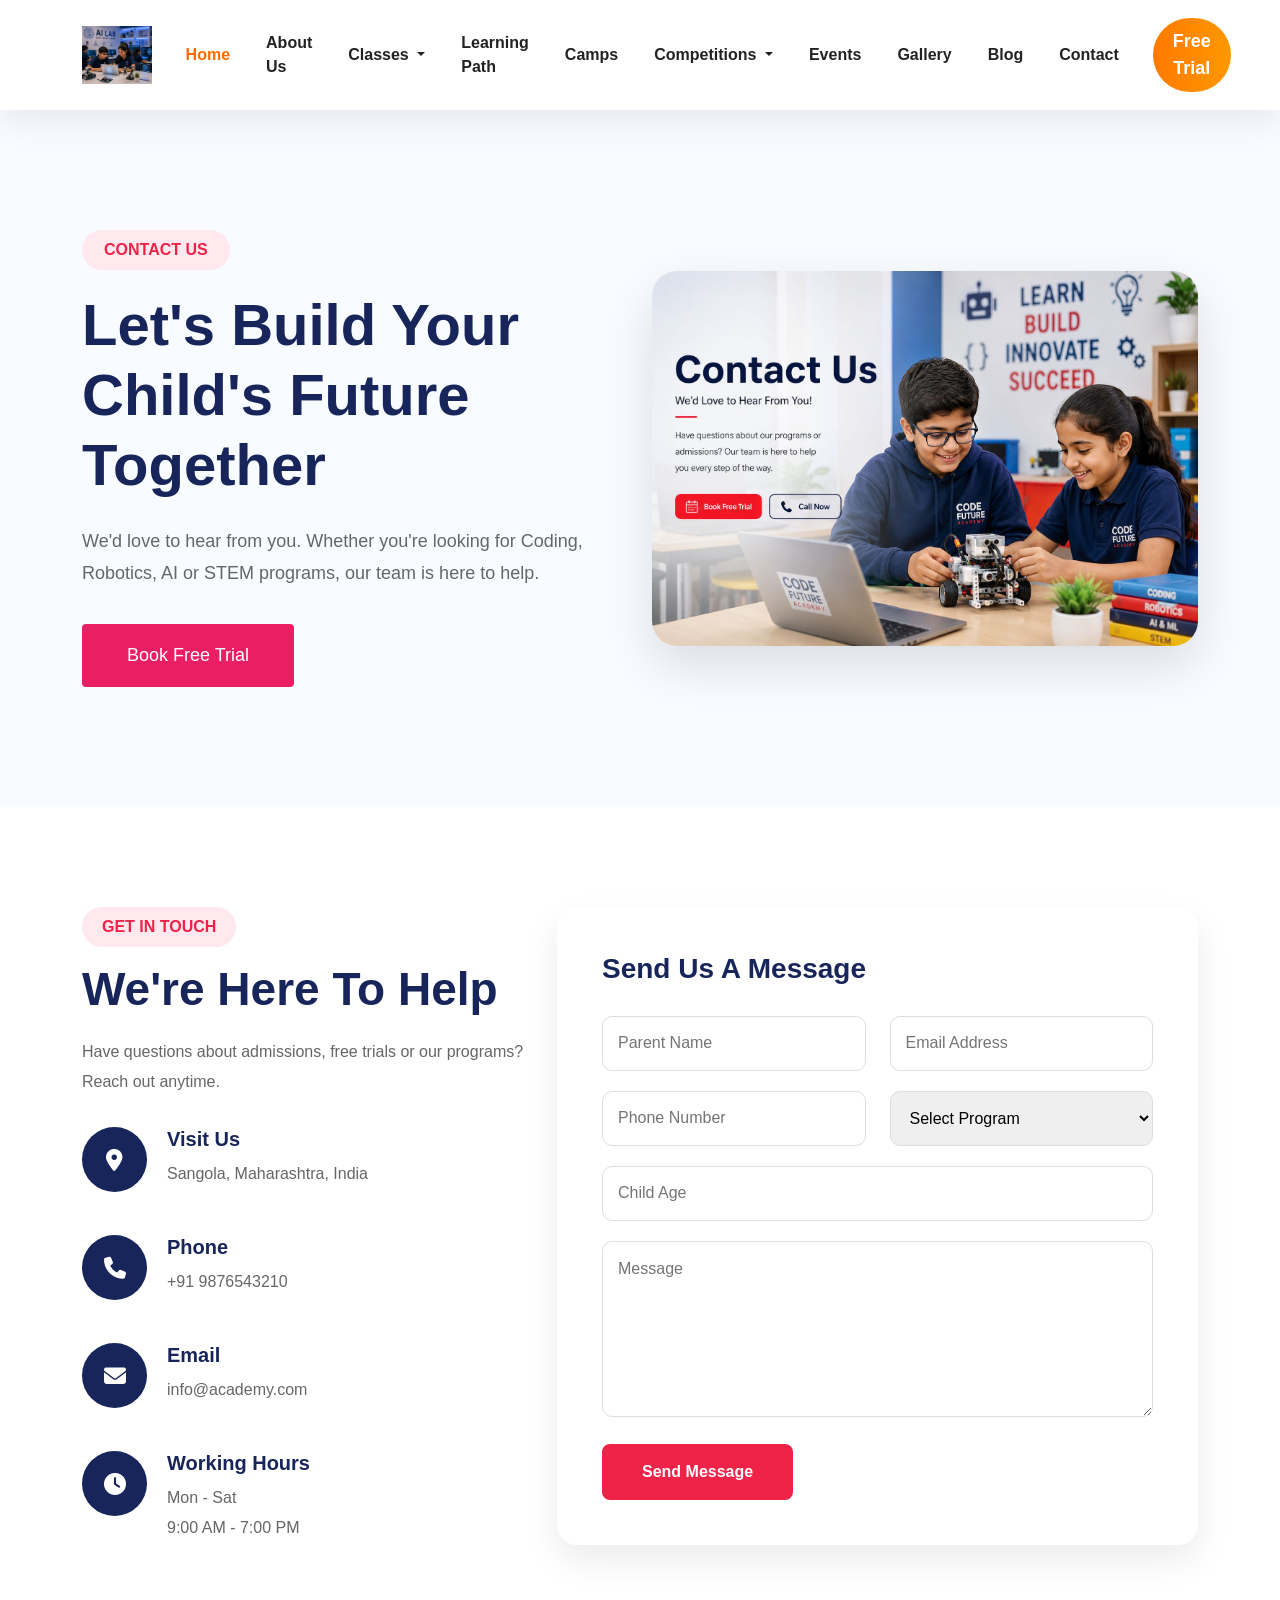
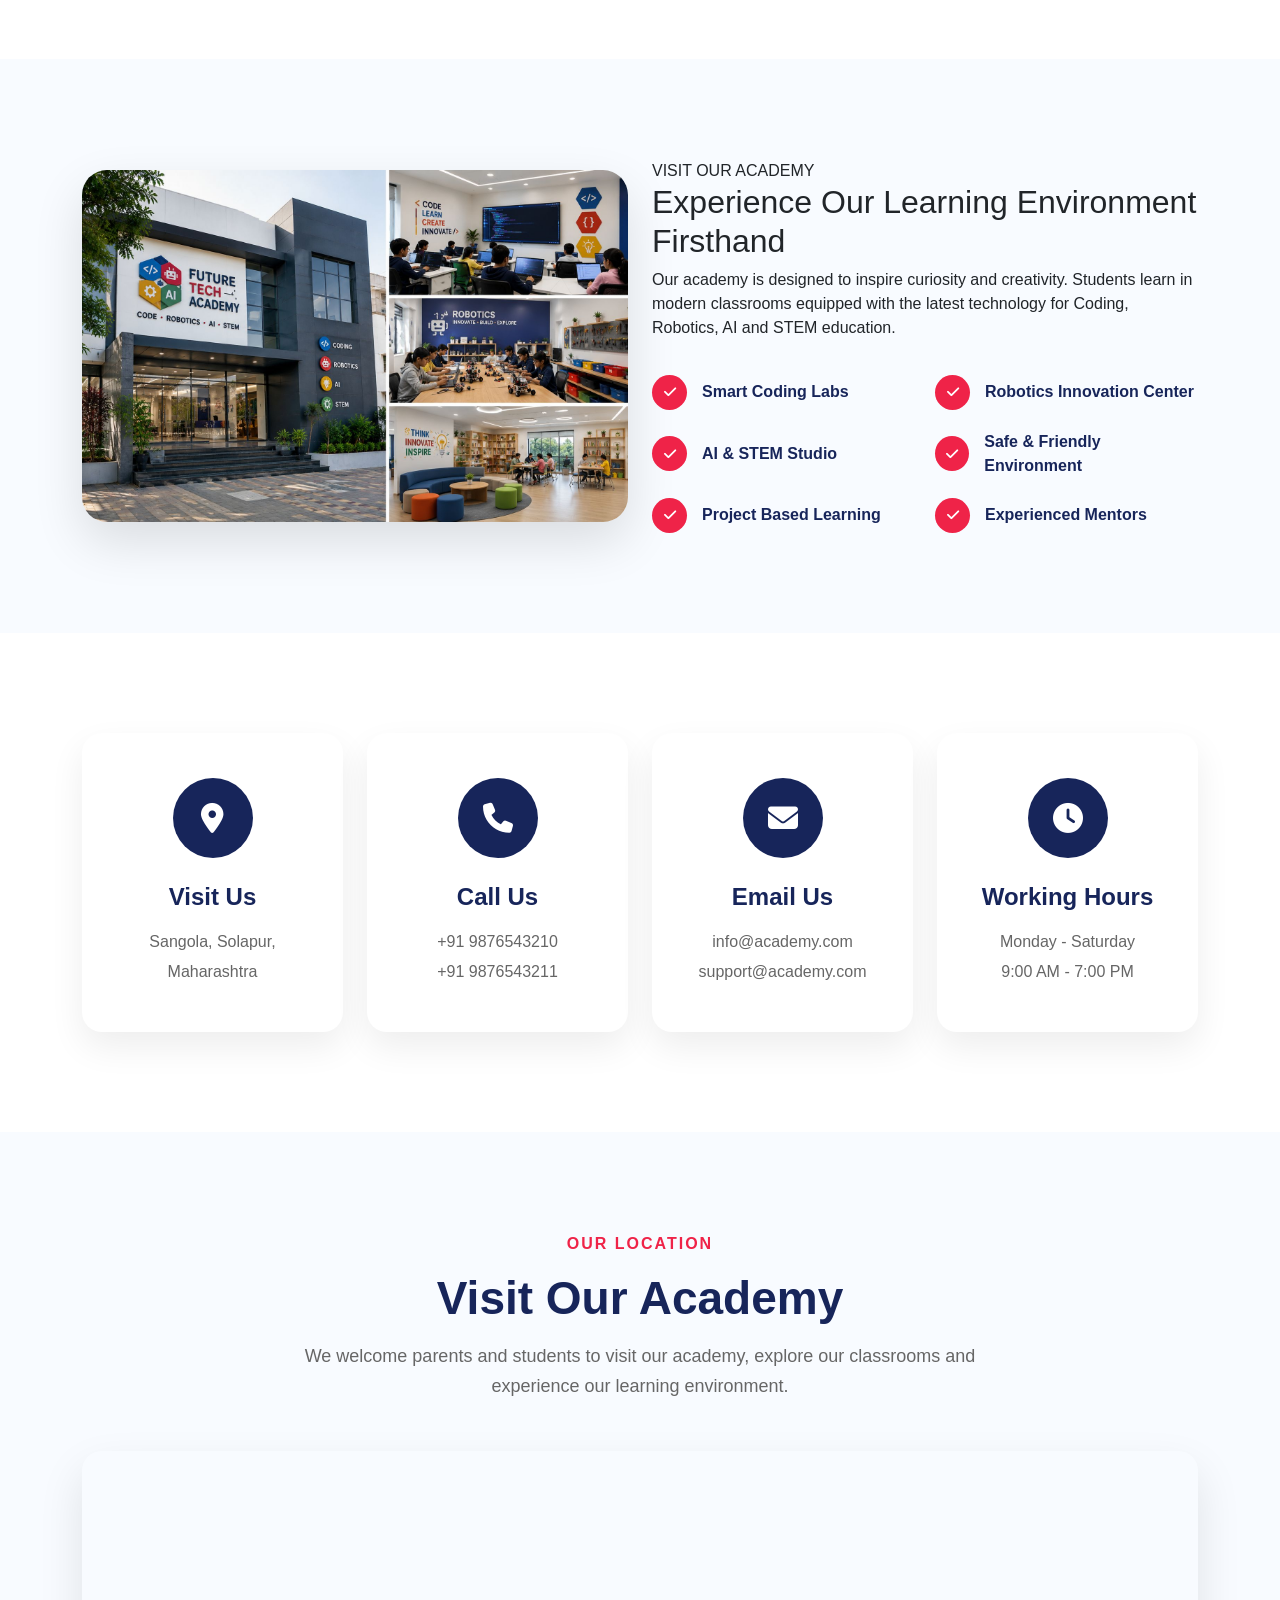
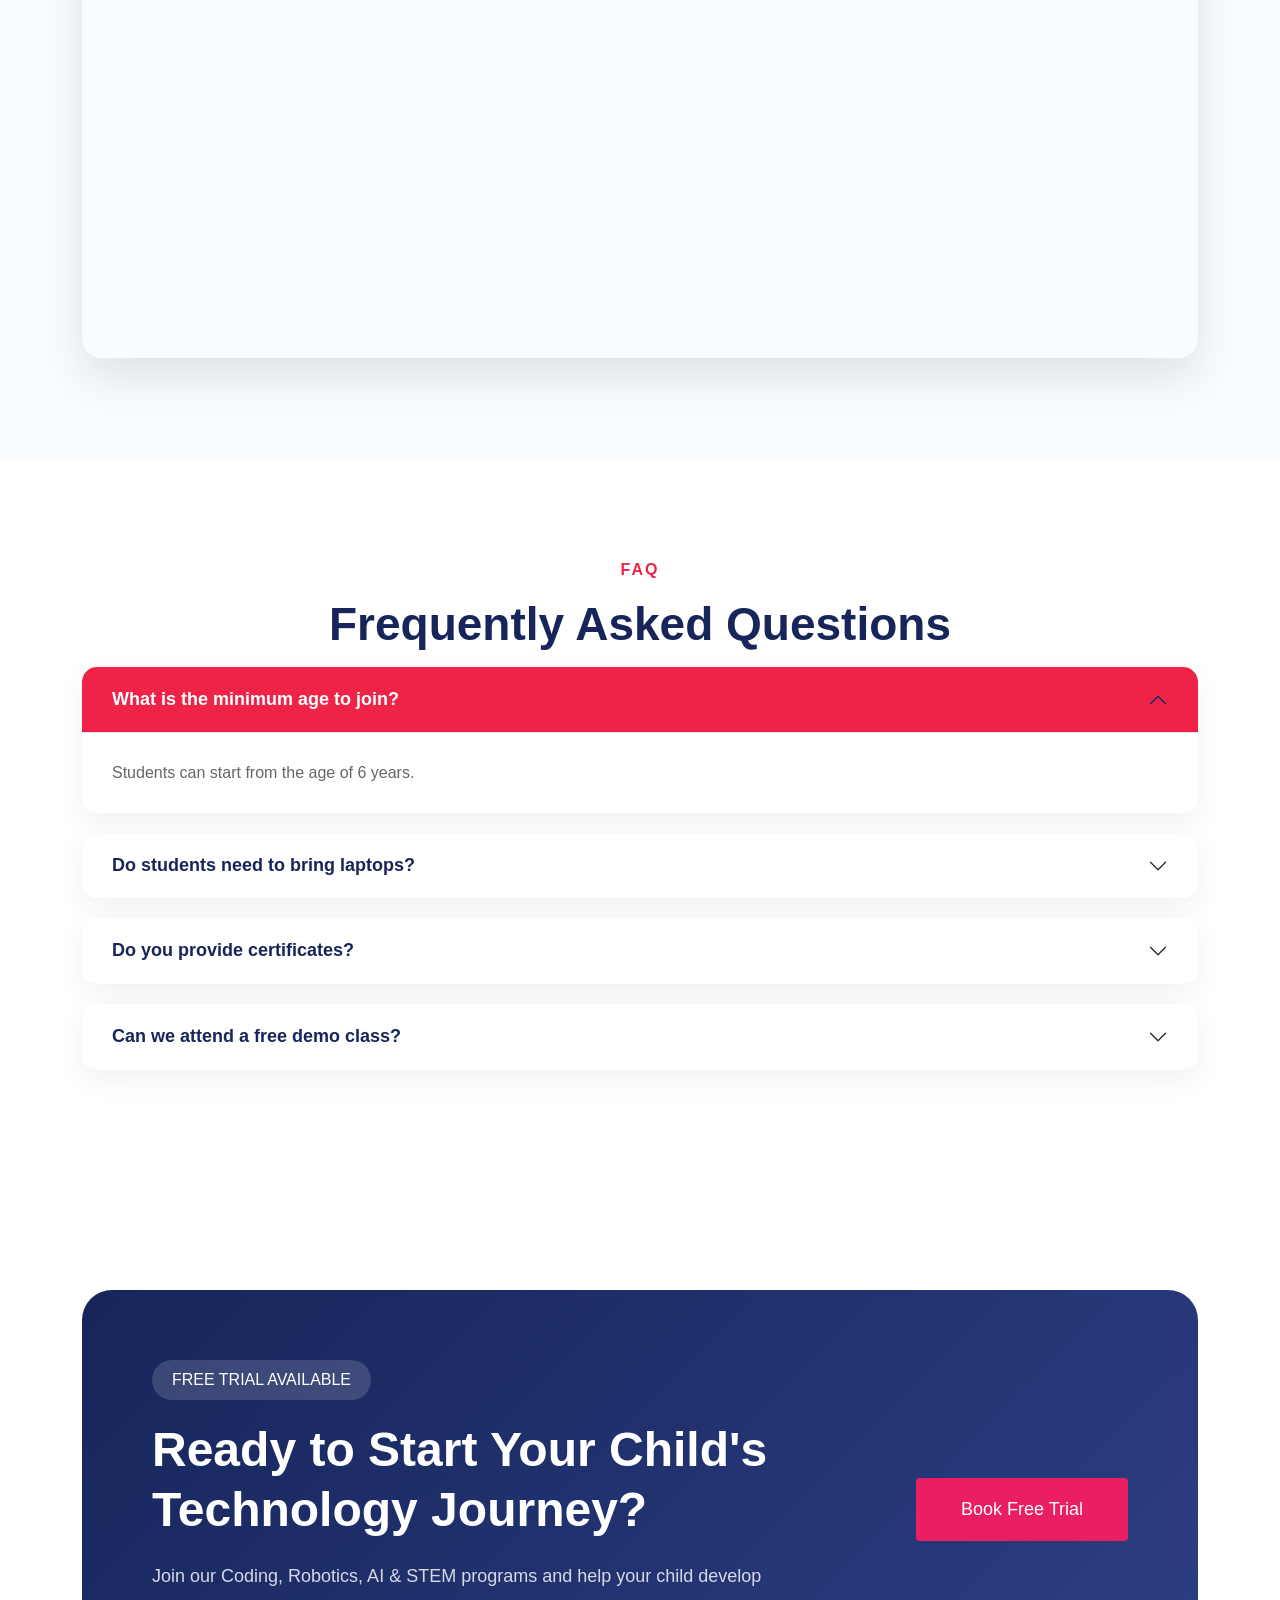
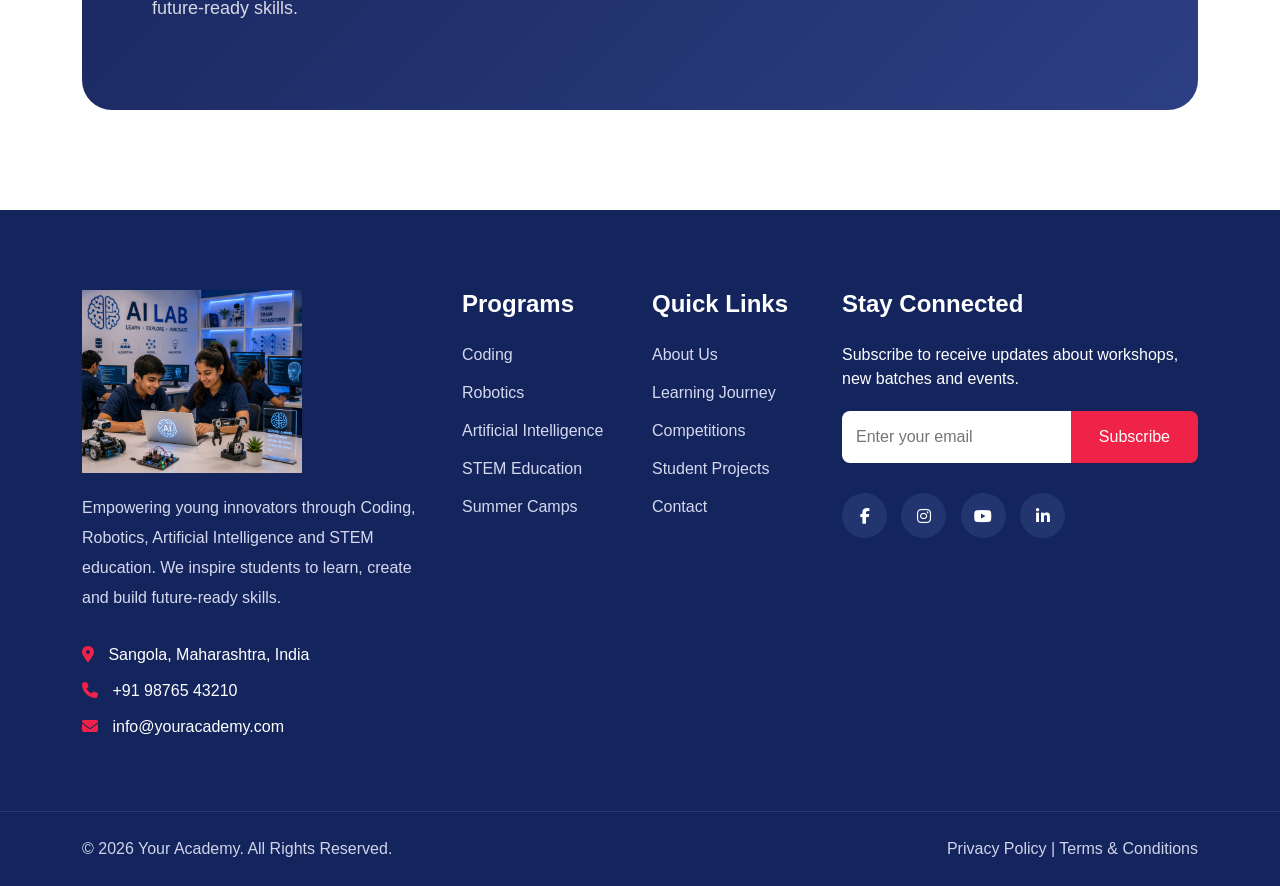
<file: contact-us.html>
<!DOCTYPE html>
<html lang="en">

<head>
    <meta charset="UTF-8">
    <meta name="viewport" content="width=device-width, initial-scale=1.0">

    <title>Home Page</title>

    <!-- Bootstrap -->
    <link href="https://cdn.jsdelivr.net/npm/bootstrap@5.3.3/dist/css/bootstrap.min.css" rel="stylesheet">

    <link rel="stylesheet" href="https://cdnjs.cloudflare.com/ajax/libs/OwlCarousel2/2.3.4/assets/owl.carousel.min.css">

    <link rel="stylesheet" href="https://cdnjs.cloudflare.com/ajax/libs/OwlCarousel2/2.3.4/assets/owl.theme.default.min.css">

    <!-- Font Awesome -->
    <link rel="stylesheet" href="https://cdnjs.cloudflare.com/ajax/libs/font-awesome/6.6.0/css/all.min.css">

    <link rel="stylesheet" href="assets/css/style.css">
    <link rel="stylesheet" href="assets/css/contact-us.css">

    <script src="https://code.jquery.com/jquery-3.7.1.min.js"></script>

    <script src="https://cdnjs.cloudflare.com/ajax/libs/OwlCarousel2/2.3.4/owl.carousel.min.js"></script>
</head>

<body>

   <!-- Navbar Start -->

<!--==================================
    NAVBAR START
===================================-->

<nav class="navbar navbar-expand-lg custom-navbar">

    <div class="container">

        <!-- Logo -->

        <a class="navbar-brand" href="index.html">

            <img src="images/ai-lab.jpeg" alt="Logo">

        </a>

        <!-- Mobile Toggle -->

        <button class="navbar-toggler"
                type="button"
                data-bs-toggle="collapse"
                data-bs-target="#mainNavbar">

            <span class="navbar-toggler-icon"></span>

        </button>

        <!-- Menu -->

        <div class="collapse navbar-collapse justify-content-end"
             id="mainNavbar">

            <ul class="navbar-nav align-items-lg-center">

                <!-- Home -->

                <li class="nav-item">

                    <a class="nav-link active"
                       href="index.html">

                        Home

                    </a>

                </li>

                <!-- About -->

                <li class="nav-item">

                    <a class="nav-link"
                       href="about-us.html">

                        About Us

                    </a>

                </li>

                <!-- Classes -->
                <!--==============================
                    Classes Dropdown
                ===============================-->

                <li class="nav-item dropdown custom-menu">

                    <a class="nav-link dropdown-toggle"
                       href="#"
                       data-bs-toggle="dropdown">

                        Classes

                    </a>

                    <div class="dropdown-menu mega-dropdown">

                        <div class="dropdown-title">

                            Explore Our Classes

                        </div>

                        <a href="coding-classes.html" class="mega-item">

                            <div class="mega-icon">

                                <i class="fa-solid fa-code"></i>

                            </div>

                            <div class="mega-content">

                                <h6>Coding</h6>

                                <p>Scratch • Python • Java • Web Development</p>

                            </div>

                        </a>

                        <a href="lego-robotics.html" class="mega-item">

                            <div class="mega-icon">

                                <i class="fa-solid fa-robot"></i>

                            </div>

                            <div class="mega-content">

                                <h6>LEGO Robotics</h6>

                                <p>Build • Program • Compete</p>

                            </div>

                        </a>

                        <a href="artificial-intelligence.html" class="mega-item">

                            <div class="mega-icon">

                                <i class="fa-solid fa-brain"></i>

                            </div>

                            <div class="mega-content">

                                <h6>Artificial Intelligence</h6>

                                <p>AI • Machine Learning • Generative AI</p>

                            </div>

                        </a>

                        <a href="stem.html" class="mega-item">

                            <div class="mega-icon">

                                <i class="fa-solid fa-microchip"></i>

                            </div>

                            <div class="mega-content">

                                <h6>STEM Education</h6>

                                <p>Science • Engineering • Technology • Math</p>

                            </div>

                        </a>

                    </div>

                </li>



                <!-- Learning Path -->

                <li class="nav-item">

                    <a class="nav-link"
                       href="learning-path.html">

                        Learning Path

                    </a>

                </li>

                <!-- Camps -->

                <li class="nav-item">

                    <a class="nav-link"
                       href="camps.html">

                        Camps

                    </a>

                </li>

                <!-- Competitions -->

               <!--==============================
                    Competitions Dropdown
                ===============================-->

                <li class="nav-item dropdown custom-menu">

                    <a class="nav-link dropdown-toggle"
                       href="#"
                       data-bs-toggle="dropdown">

                        Competitions

                    </a>

                    <div class="dropdown-menu mega-dropdown">

                        <div class="dropdown-title">
                            Upcoming Competitions
                        </div>

                        <a href="coding-competition.html" class="mega-item">

                            <div class="mega-icon">
                                <i class="fa-solid fa-laptop-code"></i>
                            </div>

                            <div class="mega-content">
                                <h6>Coding Championship</h6>
                                <p>Problem Solving • Programming</p>
                            </div>

                        </a>

                        <a href="lego-competition.html" class="mega-item">

                            <div class="mega-icon">
                                <i class="fa-solid fa-robot"></i>
                            </div>

                            <div class="mega-content">
                                <h6>LEGO Robotics Challenge</h6>
                                <p>Build • Code • Innovation</p>
                            </div>

                        </a>

                        <a href="ai-challenge.html" class="mega-item">

                            <div class="mega-icon">
                                <i class="fa-solid fa-brain"></i>
                            </div>

                            <div class="mega-content">
                                <h6>AI Innovation Challenge</h6>
                                <p>AI Solutions • Creativity</p>
                            </div>

                        </a>

                        <a href="stem-olympiad.html" class="mega-item">

                            <div class="mega-icon">
                                <i class="fa-solid fa-trophy"></i>
                            </div>

                            <div class="mega-content">
                                <h6>STEM Olympiad</h6>
                                <p>Science • Robotics • Engineering</p>
                            </div>

                        </a>

                    </div>

                </li>

                <!-- Events -->

                <li class="nav-item">

                    <a class="nav-link"
                       href="events.html">

                        Events

                    </a>

                </li>

                <!-- Gallery -->

                <li class="nav-item">

                    <a class="nav-link"
                       href="gallery.html">

                        Gallery

                    </a>

                </li>

                <!-- Blog -->

                <li class="nav-item">

                    <a class="nav-link"
                       href="blogs.html">

                        Blog

                    </a>

                </li>

                <!-- Contact -->

                <li class="nav-item">

                    <a class="nav-link"
                       href="contact-us.html">

                        Contact

                    </a>

                </li>

                <!-- Button -->

                <li class="nav-item ms-lg-3">

                    <button class="theme-btn trial-btn" data-bs-toggle="modal" data-bs-target="#freeTrialModal">

                        Free Trial

                    </button>

                </li>

            </ul>

        </div>

    </div>

</nav>

<!--==================================
    NAVBAR END
===================================-->

<!--==================================
CONTACT HERO
===================================-->

<section class="contact-hero">

    <div class="container">

        <div class="row align-items-center">

            <div class="col-lg-6">

                <span class="hero-tag">

                    CONTACT US

                </span>

                <h1>

                    Let's Build Your Child's
                    Future Together

                </h1>

                <p>

                    We'd love to hear from you. Whether you're looking
                    for Coding, Robotics, AI or STEM programs, our team
                    is here to help.

                </p>

                <div class="hero-buttons">

                    <a href="#" class="btn-main">

                        Book Free Trial

                    </a>

                </div>

            </div>

            <div class="col-lg-6">

                <div class="hero-image">

                    <img src="images/contact-hero.jpeg" class="img-fluid">

                </div>

            </div>

        </div>

    </div>

</section>



<!--==================================
GET IN TOUCH
===================================-->

<section class="contact-area">

    <div class="container">

        <div class="row">

            <!-- Left -->

            <div class="col-lg-5">

                <div class="contact-info">

                    <span>

                        GET IN TOUCH

                    </span>

                    <h2>

                        We're Here To Help

                    </h2>

                    <p>

                        Have questions about admissions,
                        free trials or our programs?
                        Reach out anytime.

                    </p>

                    <div class="info-box">

                        <i class="fa-solid fa-location-dot"></i>

                        <div>

                            <h5>Visit Us</h5>

                            <p>

                                Sangola,
                                Maharashtra,
                                India

                            </p>

                        </div>

                    </div>

                    <div class="info-box">

                        <i class="fa-solid fa-phone"></i>

                        <div>

                            <h5>Phone</h5>

                            <p>

                                +91 9876543210

                            </p>

                        </div>

                    </div>

                    <div class="info-box">

                        <i class="fa-solid fa-envelope"></i>

                        <div>

                            <h5>Email</h5>

                            <p>

                                info@academy.com

                            </p>

                        </div>

                    </div>

                    <div class="info-box">

                        <i class="fa-solid fa-clock"></i>

                        <div>

                            <h5>Working Hours</h5>

                            <p>

                                Mon - Sat

                                <br>

                                9:00 AM - 7:00 PM

                            </p>

                        </div>

                    </div>

                </div>

            </div>

            <!-- Right -->

            <div class="col-lg-7">

                <div class="contact-form">

                    <h3>

                        Send Us A Message

                    </h3>

                    <form>

                        <div class="row">

                            <div class="col-md-6">

                                <input
                                type="text"
                                placeholder="Parent Name">

                            </div>

                            <div class="col-md-6">

                                <input
                                type="email"
                                placeholder="Email Address">

                            </div>

                            <div class="col-md-6">

                                <input
                                type="text"
                                placeholder="Phone Number">

                            </div>

                            <div class="col-md-6">

                                <select>

                                    <option>

                                        Select Program

                                    </option>

                                    <option>

                                        Coding

                                    </option>

                                    <option>

                                        Robotics

                                    </option>

                                    <option>

                                        Artificial Intelligence

                                    </option>

                                    <option>

                                        STEM

                                    </option>

                                </select>

                            </div>

                            <div class="col-md-12">

                                <input
                                type="text"
                                placeholder="Child Age">

                            </div>

                            <div class="col-md-12">

                                <textarea
                                rows="6"
                                placeholder="Message"></textarea>

                            </div>

                            <div class="col-md-12">

                                <button>

                                    Send Message

                                </button>

                            </div>

                        </div>

                    </form>

                </div>

            </div>

        </div>

    </div>

</section>

<!--==================================
VISIT OUR ACADEMY
===================================-->

<section class="visit-academy">

    <div class="container">

        <div class="row align-items-center">

            <div class="col-lg-6">

                <div class="visit-image">

                    <img src="images/academy-building.jpeg" class="img-fluid">

                </div>

            </div>

            <div class="col-lg-6">

                <span class="section-tag">

                    VISIT OUR ACADEMY

                </span>

                <h2>

                    Experience Our Learning
                    Environment Firsthand

                </h2>

                <p>

                    Our academy is designed to inspire curiosity and creativity.
                    Students learn in modern classrooms equipped with the latest
                    technology for Coding, Robotics, AI and STEM education.

                </p>

                <div class="academy-features">

                    <div class="academy-item">

                        <i class="fa-solid fa-check"></i>

                        Smart Coding Labs

                    </div>

                    <div class="academy-item">

                        <i class="fa-solid fa-check"></i>

                        Robotics Innovation Center

                    </div>

                    <div class="academy-item">

                        <i class="fa-solid fa-check"></i>

                        AI & STEM Studio

                    </div>

                    <div class="academy-item">

                        <i class="fa-solid fa-check"></i>

                        Safe & Friendly Environment

                    </div>

                    <div class="academy-item">

                        <i class="fa-solid fa-check"></i>

                        Project Based Learning

                    </div>

                    <div class="academy-item">

                        <i class="fa-solid fa-check"></i>

                        Experienced Mentors

                    </div>

                </div>

            </div>

        </div>

    </div>

</section>



<!--==================================
CONTACT INFORMATION
===================================-->

<section class="contact-cards">

    <div class="container">

        <div class="row g-4">

            <!-- Card -->

            <div class="col-lg-3 col-md-6">

                <div class="contact-card">

                    <i class="fa-solid fa-location-dot"></i>

                    <h4>

                        Visit Us

                    </h4>

                    <p>

                        Sangola,
                        Solapur,
                        Maharashtra

                    </p>

                </div>

            </div>

            <!-- Card -->

            <div class="col-lg-3 col-md-6">

                <div class="contact-card">

                    <i class="fa-solid fa-phone"></i>

                    <h4>

                        Call Us

                    </h4>

                    <p>

                        +91 9876543210

                        <br>

                        +91 9876543211

                    </p>

                </div>

            </div>

            <!-- Card -->

            <div class="col-lg-3 col-md-6">

                <div class="contact-card">

                    <i class="fa-solid fa-envelope"></i>

                    <h4>

                        Email Us

                    </h4>

                    <p>

                        info@academy.com

                        <br>

                        support@academy.com

                    </p>

                </div>

            </div>

            <!-- Card -->

            <div class="col-lg-3 col-md-6">

                <div class="contact-card">

                    <i class="fa-solid fa-clock"></i>

                    <h4>

                        Working Hours

                    </h4>

                    <p>

                        Monday - Saturday

                        <br>

                        9:00 AM - 7:00 PM

                    </p>

                </div>

            </div>

        </div>

    </div>

</section>

<!--==================================
GOOGLE MAP
===================================-->

<section class="map-section">

    <div class="container">

        <div class="section-heading text-center">

            <span>OUR LOCATION</span>

            <h2>Visit Our Academy</h2>

            <p>
                We welcome parents and students to visit our academy,
                explore our classrooms and experience our learning
                environment.
            </p>

        </div>

        <div class="map-box">

            <iframe
                src="https://www.google.com/maps/embed?pb=YOUR_MAP_LINK"
                width="100%"
                height="500"
                style="border:0;"
                loading="lazy"
                allowfullscreen="">
            </iframe>

        </div>

    </div>

</section>



<!--==================================
FAQ
===================================-->

<section class="faq-section">

    <div class="container">

        <div class="section-heading text-center">

            <span>FAQ</span>

            <h2>Frequently Asked Questions</h2>

        </div>

        <div class="accordion" id="faqAccordion">

            <div class="accordion-item">

                <h2 class="accordion-header">

                    <button class="accordion-button"
                        data-bs-toggle="collapse"
                        data-bs-target="#faq1">

                        What is the minimum age to join?

                    </button>

                </h2>

                <div id="faq1"
                    class="accordion-collapse collapse show"
                    data-bs-parent="#faqAccordion">

                    <div class="accordion-body">

                        Students can start from the age of 6 years.

                    </div>

                </div>

            </div>


            <div class="accordion-item">

                <h2 class="accordion-header">

                    <button class="accordion-button collapsed"
                        data-bs-toggle="collapse"
                        data-bs-target="#faq2">

                        Do students need to bring laptops?

                    </button>

                </h2>

                <div id="faq2"
                    class="accordion-collapse collapse"
                    data-bs-parent="#faqAccordion">

                    <div class="accordion-body">

                        No. Systems are available inside our academy.

                    </div>

                </div>

            </div>


            <div class="accordion-item">

                <h2 class="accordion-header">

                    <button class="accordion-button collapsed"
                        data-bs-toggle="collapse"
                        data-bs-target="#faq3">

                        Do you provide certificates?

                    </button>

                </h2>

                <div id="faq3"
                    class="accordion-collapse collapse"
                    data-bs-parent="#faqAccordion">

                    <div class="accordion-body">

                        Yes. Students receive certificates after
                        successfully completing their programs.

                    </div>

                </div>

            </div>


            <div class="accordion-item">

                <h2 class="accordion-header">

                    <button class="accordion-button collapsed"
                        data-bs-toggle="collapse"
                        data-bs-target="#faq4">

                        Can we attend a free demo class?

                    </button>

                </h2>

                <div id="faq4"
                    class="accordion-collapse collapse"
                    data-bs-parent="#faqAccordion">

                    <div class="accordion-body">

                        Yes, parents can book a free trial class
                        before enrollment.

                    </div>

                </div>

            </div>

        </div>

    </div>

</section>



<!--==================================
CTA
===================================-->

<section class="contact-cta">

    <div class="container">

        <div class="cta-wrapper">

            <div class="row align-items-center">

                <div class="col-lg-8">

                    <span>FREE TRIAL AVAILABLE</span>

                    <h2>

                        Ready to Start Your Child's
                        Technology Journey?

                    </h2>

                    <p>

                        Join our Coding, Robotics, AI & STEM programs
                        and help your child develop future-ready skills.

                    </p>

                </div>

                <div class="col-lg-4 text-lg-end">

                    <a href="#" class="btn-main">

                        Book Free Trial

                    </a>

                </div>

            </div>

        </div>

    </div>

</section>


<!--====================================
FOOTER
=====================================-->

<footer class="footer">

    <div class="container">

        <div class="row gy-5">

            <!-- Company -->

            <div class="col-lg-4">

                <img src="images/ai-lab.jpeg" class="footer-logo" alt="">

                <p class="footer-about">

                    Empowering young innovators through Coding,
                    Robotics, Artificial Intelligence and STEM
                    education. We inspire students to learn,
                    create and build future-ready skills.

                </p>

                <div class="footer-contact">

                    <p>
                        <i class="fa-solid fa-location-dot"></i>
                        Sangola, Maharashtra, India
                    </p>

                    <p>
                        <i class="fa-solid fa-phone"></i>
                        +91 98765 43210
                    </p>

                    <p>
                        <i class="fa-solid fa-envelope"></i>
                        info@youracademy.com
                    </p>

                </div>

            </div>

            <!-- Programs -->

            <div class="col-lg-2 col-md-6">

                <h4>Programs</h4>

                <ul>

                    <li><a href="#">Coding</a></li>

                    <li><a href="#">Robotics</a></li>

                    <li><a href="#">Artificial Intelligence</a></li>

                    <li><a href="#">STEM Education</a></li>

                    <li><a href="#">Summer Camps</a></li>

                </ul>

            </div>

            <!-- Quick Links -->

            <div class="col-lg-2 col-md-6">

                <h4>Quick Links</h4>

                <ul>

                    <li><a href="#">About Us</a></li>

                    <li><a href="#">Learning Journey</a></li>

                    <li><a href="#">Competitions</a></li>

                    <li><a href="#">Student Projects</a></li>

                    <li><a href="#">Contact</a></li>

                </ul>

            </div>

            <!-- Newsletter -->

            <div class="col-lg-4">

                <h4>Stay Connected</h4>

                <p class="newsletter-text">

                    Subscribe to receive updates about
                    workshops, new batches and events.

                </p>

                <form class="newsletter">

                    <input
                        type="email"
                        placeholder="Enter your email">

                    <button>

                        Subscribe

                    </button>

                </form>

                <div class="social-icons">

                    <a href="#"><i class="fab fa-facebook-f"></i></a>

                    <a href="#"><i class="fab fa-instagram"></i></a>

                    <a href="#"><i class="fab fa-youtube"></i></a>

                    <a href="#"><i class="fab fa-linkedin-in"></i></a>

                </div>

            </div>

        </div>

    </div>

    <div class="footer-bottom">

        <div class="container">

            <div class="row">

                <div class="col-md-6">

                    © 2026 Your Academy. All Rights Reserved.

                </div>

                <div class="col-md-6 text-md-end">

                    Privacy Policy |
                    Terms &
                    Conditions

                </div>

            </div>

        </div>

    </div>

</footer>

<!-- =========================================
        FREE TRIAL MODAL (HTML ONLY)
========================================== -->

<div class="modal fade" id="freeTrialModal" tabindex="-1" aria-hidden="true">

    <div class="modal-dialog modal-xl modal-dialog-centered">

        <div class="modal-content trial-modal">

            <!-- Close Button -->

            <button type="button"
                    class="btn-close trial-close"
                    data-bs-dismiss="modal"
                    aria-label="Close"></button>

            <div class="modal-body p-0">

                <div class="row g-0">

                    <!--==================================
                            LEFT SIDE
                    ===================================-->

                    <div class="col-lg-5">

                        <div class="trial-left">

                            <span class="trial-tag">

                                FREE TRIAL

                            </span>

                            <h2>

                                Book Your FREE Coding Trial Class

                            </h2>

                            <p>

                                Experience fun, interactive coding sessions with expert mentors.

                            </p>

                            <ul class="trial-list">

                                <li>

                                    <i class="fa-solid fa-circle-check"></i>

                                    Expert Mentors

                                </li>

                                <li>

                                    <i class="fa-solid fa-circle-check"></i>

                                    Hands-on Practical Learning

                                </li>

                                <li>

                                    <i class="fa-solid fa-circle-check"></i>

                                    Small Batch Size

                                </li>

                                <li>

                                    <i class="fa-solid fa-circle-check"></i>

                                    Live Coding Sessions

                                </li>

                                <li>

                                    <i class="fa-solid fa-circle-check"></i>

                                    Project-Based Learning

                                </li>

                                <li>

                                    <i class="fa-solid fa-circle-check"></i>

                                    Completion Certificate

                                </li>

                            </ul>

                            <!-- Illustration -->

                            

                        </div>

                    </div>

                    <!--==================================
                            RIGHT SIDE
                    ===================================-->

                    <div class="col-lg-7">

                        <div class="trial-form">

                            <h3>

                                Start Your Free Trial

                            </h3>

                            <p class="mb-4">

                                Fill in your details and our team will contact you within 24 hours.

                            </p>

                            <form id="trialForm">

                                <div class="row">

                                    <!-- First Name -->

                                    <div class="col-md-6 mb-3">

                                        <label class="form-label">

                                            First Name <span>*</span>

                                        </label>

                                        <input type="text"
                                               class="form-control"
                                               placeholder="First Name"
                                               required>

                                    </div>

                                    <!-- Last Name -->

                                    <div class="col-md-6 mb-3">

                                        <label class="form-label">

                                            Last Name <span>*</span>

                                        </label>

                                        <input type="text"
                                               class="form-control"
                                               placeholder="Last Name"
                                               required>

                                    </div>


                                    <!-- Mobile -->

                                    <div class="col-md-6 mb-3">

                                        <label class="form-label">

                                            Mobile Number <span>*</span>

                                        </label>

                                        <input type="tel"
                                               class="form-control"
                                               placeholder="Mobile Number"
                                               required>

                                    </div>

                                    

                                    <!-- Course -->

                                    <div class="col-md-6 mb-3">

                                        <label class="form-label">

                                            Select Course <span>*</span>

                                        </label>

                                        <select class="form-select">

                                            <option>Coding</option>

                                            <option>LEGO Robotics</option>

                                            <option>Artificial Intelligence</option>

                                            <option>STEM Education</option>

                                        </select>

                                    </div>

                                   

                                    <!-- Message -->

                                    <div class="col-12 mb-3">

                                        <label class="form-label">

                                            Message

                                        </label>

                                        <textarea class="form-control"
                                                  rows="4"
                                                  placeholder="Write your message..."></textarea>

                                    </div>

                                    <!-- Checkbox -->

                                    <div class="col-12 mb-4">

                                        <div class="form-check">

                                            <input class="form-check-input"
                                                   type="checkbox"
                                                   id="agree">

                                            <label class="form-check-label"
                                                   for="agree">

                                                I agree to receive updates regarding classes, workshops.

                                            </label>

                                        </div>

                                    </div>

                                    <!-- Button -->

                                    <div class="col-12 text-center">

                                        <button type="submit"
                                                class="trial-btn">

                                            Book Free Trial

                                        </button>

                                    </div>

                                    <!-- Note -->

                                    <div class="col-12 mt-3 text-center">

                                        <small>

                                            <i class="fa-solid fa-shield-halved"></i>

                                            Your information is secure and will only be used to contact you regarding your free trial class.

                                        </small>

                                    </div>

                                </div>

                            </form>

                        </div>

                    </div>

                </div>

            </div>

        </div>

    </div>

</div>

    <script src="https://cdn.jsdelivr.net/npm/bootstrap@5.3.3/dist/js/bootstrap.bundle.min.js"></script>

    <script src="assets/js/main.js"></script>

</body>

</html>
</file>
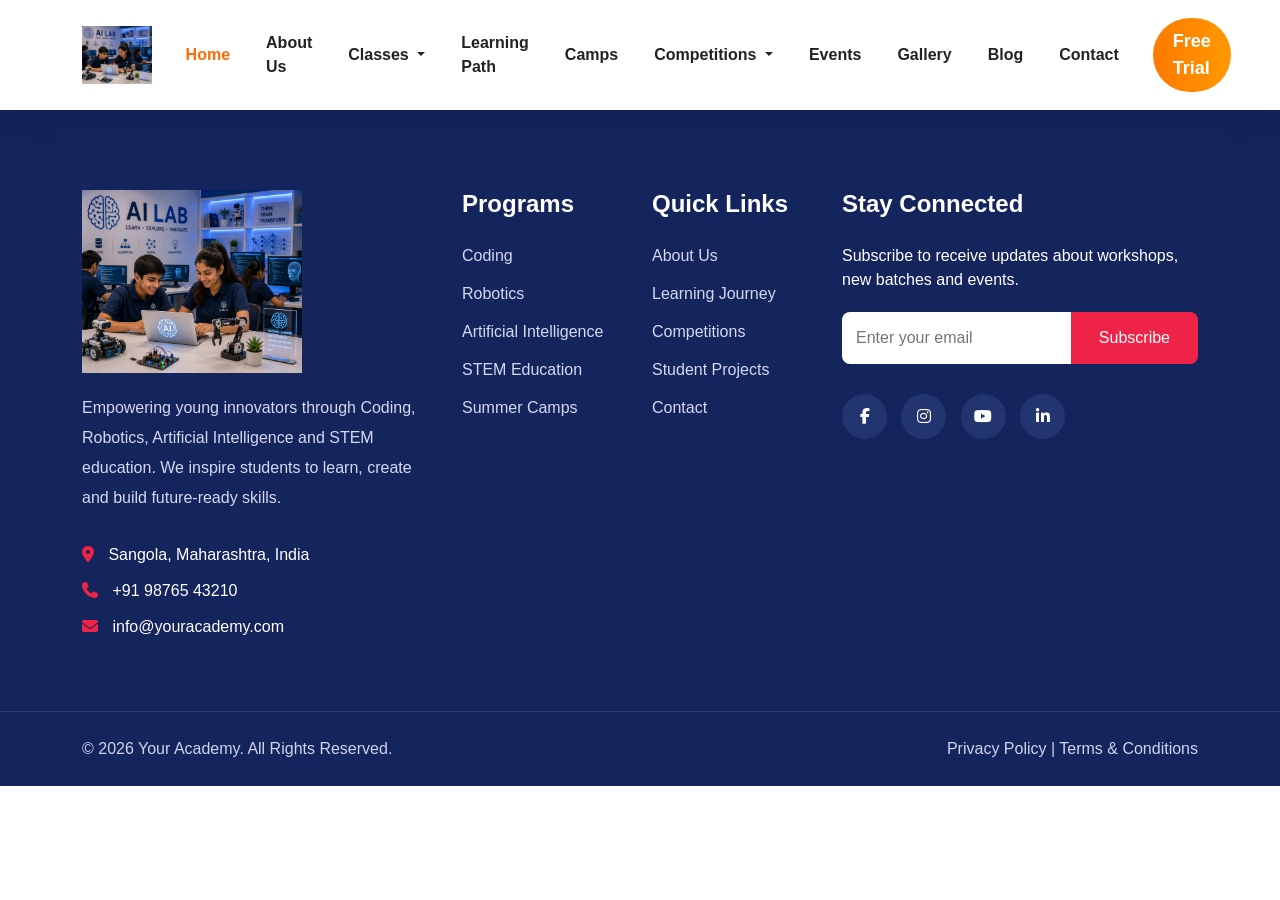
<file: demo.html>
<!DOCTYPE html>
<html lang="en">

<head>
    <meta charset="UTF-8">
    <meta name="viewport" content="width=device-width, initial-scale=1.0">

    <title>Demo Page 1235555555</title>

    <!-- Bootstrap -->
    <link href="https://cdn.jsdelivr.net/npm/bootstrap@5.3.3/dist/css/bootstrap.min.css" rel="stylesheet">

    <link rel="stylesheet" href="https://cdnjs.cloudflare.com/ajax/libs/OwlCarousel2/2.3.4/assets/owl.carousel.min.css">

    <link rel="stylesheet" href="https://cdnjs.cloudflare.com/ajax/libs/OwlCarousel2/2.3.4/assets/owl.theme.default.min.css">

    <!-- Font Awesome -->
    <link rel="stylesheet" href="https://cdnjs.cloudflare.com/ajax/libs/font-awesome/6.6.0/css/all.min.css">

    <link rel="stylesheet" href="assets/css/style.css">

    <script src="https://code.jquery.com/jquery-3.7.1.min.js"></script>

    <script src="https://cdnjs.cloudflare.com/ajax/libs/OwlCarousel2/2.3.4/owl.carousel.min.js"></script>
</head>

<body>

   <!-- Navbar Start -->

<!--==================================
    NAVBAR START
===================================-->

<nav class="navbar navbar-expand-lg custom-navbar">

    <div class="container">

        <!-- Logo -->

        <a class="navbar-brand" href="index.html">

            <img src="images/ai-lab.jpeg" alt="Logo">

        </a>

        <!-- Mobile Toggle -->

        <button class="navbar-toggler"
                type="button"
                data-bs-toggle="collapse"
                data-bs-target="#mainNavbar">

            <span class="navbar-toggler-icon"></span>

        </button>

        <!-- Menu -->

        <div class="collapse navbar-collapse justify-content-end"
             id="mainNavbar">

            <ul class="navbar-nav align-items-lg-center">

                <!-- Home -->

                <li class="nav-item">

                    <a class="nav-link active"
                       href="index.html">

                        Home

                    </a>

                </li>

                <!-- About -->

                <li class="nav-item">

                    <a class="nav-link"
                       href="about-us.html">

                        About Us

                    </a>

                </li>

                <!-- Classes -->
                <!--==============================
                    Classes Dropdown
                ===============================-->

                <li class="nav-item dropdown custom-menu">

                    <a class="nav-link dropdown-toggle"
                       href="#"
                       data-bs-toggle="dropdown">

                        Classes

                    </a>

                    <div class="dropdown-menu mega-dropdown">

                        <div class="dropdown-title">

                            Explore Our Classes

                        </div>

                        <a href="coding.html" class="mega-item">

                            <div class="mega-icon">

                                <i class="fa-solid fa-code"></i>

                            </div>

                            <div class="mega-content">

                                <h6>Coding</h6>

                                <p>Scratch • Python • Java • Web Development</p>

                            </div>

                        </a>

                        <a href="lego-robotics.html" class="mega-item">

                            <div class="mega-icon">

                                <i class="fa-solid fa-robot"></i>

                            </div>

                            <div class="mega-content">

                                <h6>LEGO Robotics</h6>

                                <p>Build • Program • Compete</p>

                            </div>

                        </a>

                        <a href="artificial-intelligence.html" class="mega-item">

                            <div class="mega-icon">

                                <i class="fa-solid fa-brain"></i>

                            </div>

                            <div class="mega-content">

                                <h6>Artificial Intelligence</h6>

                                <p>AI • Machine Learning • Generative AI</p>

                            </div>

                        </a>

                        <a href="stem.html" class="mega-item">

                            <div class="mega-icon">

                                <i class="fa-solid fa-microchip"></i>

                            </div>

                            <div class="mega-content">

                                <h6>STEM Education</h6>

                                <p>Science • Engineering • Technology • Math</p>

                            </div>

                        </a>

                    </div>

                </li>



                <!-- Learning Path -->

                <li class="nav-item">

                    <a class="nav-link"
                       href="learning-path.html">

                        Learning Path

                    </a>

                </li>

                <!-- Camps -->

                <li class="nav-item">

                    <a class="nav-link"
                       href="camps.html">

                        Camps

                    </a>

                </li>

                <!-- Competitions -->

               <!--==============================
                    Competitions Dropdown
                ===============================-->

                <li class="nav-item dropdown custom-menu">

                    <a class="nav-link dropdown-toggle"
                       href="#"
                       data-bs-toggle="dropdown">

                        Competitions

                    </a>

                    <div class="dropdown-menu mega-dropdown">

                        <div class="dropdown-title">
                            Upcoming Competitions
                        </div>

                        <a href="coding-competition.html" class="mega-item">

                            <div class="mega-icon">
                                <i class="fa-solid fa-laptop-code"></i>
                            </div>

                            <div class="mega-content">
                                <h6>Coding Championship</h6>
                                <p>Problem Solving • Programming</p>
                            </div>

                        </a>

                        <a href="lego-competition.html" class="mega-item">

                            <div class="mega-icon">
                                <i class="fa-solid fa-robot"></i>
                            </div>

                            <div class="mega-content">
                                <h6>LEGO Robotics Challenge</h6>
                                <p>Build • Code • Innovation</p>
                            </div>

                        </a>

                        <a href="ai-challenge.html" class="mega-item">

                            <div class="mega-icon">
                                <i class="fa-solid fa-brain"></i>
                            </div>

                            <div class="mega-content">
                                <h6>AI Innovation Challenge</h6>
                                <p>AI Solutions • Creativity</p>
                            </div>

                        </a>

                        <a href="stem-olympiad.html" class="mega-item">

                            <div class="mega-icon">
                                <i class="fa-solid fa-trophy"></i>
                            </div>

                            <div class="mega-content">
                                <h6>STEM Olympiad</h6>
                                <p>Science • Robotics • Engineering</p>
                            </div>

                        </a>

                    </div>

                </li>

                <!-- Events -->

                <li class="nav-item">

                    <a class="nav-link"
                       href="events.html">

                        Events

                    </a>

                </li>

                <!-- Gallery -->

                <li class="nav-item">

                    <a class="nav-link"
                       href="gallery.html">

                        Gallery

                    </a>

                </li>

                <!-- Blog -->

                <li class="nav-item">

                    <a class="nav-link"
                       href="blogs.html">

                        Blog

                    </a>

                </li>

                <!-- Contact -->

                <li class="nav-item">

                    <a class="nav-link"
                       href="contact-us.html">

                        Contact

                    </a>

                </li>

                <!-- Button -->

                <li class="nav-item ms-lg-3">

                    <a href="#"
                       class="trial-btn">

                        Free Trial

                    </a>

                </li>

            </ul>

        </div>

    </div>

</nav>

<!--==================================
    NAVBAR END
===================================-->


<!--====================================
FOOTER
=====================================-->

<footer class="footer">

    <div class="container">

        <div class="row gy-5">

            <!-- Company -->

            <div class="col-lg-4">

                <img src="images/ai-lab.jpeg" class="footer-logo" alt="">

                <p class="footer-about">

                    Empowering young innovators through Coding,
                    Robotics, Artificial Intelligence and STEM
                    education. We inspire students to learn,
                    create and build future-ready skills.

                </p>

                <div class="footer-contact">

                    <p>
                        <i class="fa-solid fa-location-dot"></i>
                        Sangola, Maharashtra, India
                    </p>

                    <p>
                        <i class="fa-solid fa-phone"></i>
                        +91 98765 43210
                    </p>

                    <p>
                        <i class="fa-solid fa-envelope"></i>
                        info@youracademy.com
                    </p>

                </div>

            </div>

            <!-- Programs -->

            <div class="col-lg-2 col-md-6">

                <h4>Programs</h4>

                <ul>

                    <li><a href="#">Coding</a></li>

                    <li><a href="#">Robotics</a></li>

                    <li><a href="#">Artificial Intelligence</a></li>

                    <li><a href="#">STEM Education</a></li>

                    <li><a href="#">Summer Camps</a></li>

                </ul>

            </div>

            <!-- Quick Links -->

            <div class="col-lg-2 col-md-6">

                <h4>Quick Links</h4>

                <ul>

                    <li><a href="#">About Us</a></li>

                    <li><a href="#">Learning Journey</a></li>

                    <li><a href="#">Competitions</a></li>

                    <li><a href="#">Student Projects</a></li>

                    <li><a href="#">Contact</a></li>

                </ul>

            </div>

            <!-- Newsletter -->

            <div class="col-lg-4">

                <h4>Stay Connected</h4>

                <p class="newsletter-text">

                    Subscribe to receive updates about
                    workshops, new batches and events.

                </p>

                <form class="newsletter">

                    <input
                        type="email"
                        placeholder="Enter your email">

                    <button>

                        Subscribe

                    </button>

                </form>

                <div class="social-icons">

                    <a href="#"><i class="fab fa-facebook-f"></i></a>

                    <a href="#"><i class="fab fa-instagram"></i></a>

                    <a href="#"><i class="fab fa-youtube"></i></a>

                    <a href="#"><i class="fab fa-linkedin-in"></i></a>

                </div>

            </div>

        </div>

    </div>

    <div class="footer-bottom">

        <div class="container">

            <div class="row">

                <div class="col-md-6">

                    © 2026 Your Academy. All Rights Reserved.

                </div>

                <div class="col-md-6 text-md-end">

                    Privacy Policy |
                    Terms &
                    Conditions

                </div>

            </div>

        </div>

    </div>

</footer>

<!-- =========================================
        FREE TRIAL MODAL (HTML ONLY)
========================================== -->

<div class="modal fade" id="freeTrialModal" tabindex="-1" aria-hidden="true">

    <div class="modal-dialog modal-xl modal-dialog-centered">

        <div class="modal-content trial-modal">

            <!-- Close Button -->

            <button type="button"
                    class="btn-close trial-close"
                    data-bs-dismiss="modal"
                    aria-label="Close"></button>

            <div class="modal-body p-0">

                <div class="row g-0">

                    <!--==================================
                            LEFT SIDE
                    ===================================-->

                    <div class="col-lg-5">

                        <div class="trial-left">

                            <span class="trial-tag">

                                FREE TRIAL

                            </span>

                            <h2>

                                Book Your FREE Coding Trial Class

                            </h2>

                            <p>

                                Experience fun, interactive coding sessions with expert mentors.

                            </p>

                            <ul class="trial-list">

                                <li>

                                    <i class="fa-solid fa-circle-check"></i>

                                    Expert Mentors

                                </li>

                                <li>

                                    <i class="fa-solid fa-circle-check"></i>

                                    Hands-on Practical Learning

                                </li>

                                <li>

                                    <i class="fa-solid fa-circle-check"></i>

                                    Small Batch Size

                                </li>

                                <li>

                                    <i class="fa-solid fa-circle-check"></i>

                                    Live Coding Sessions

                                </li>

                                <li>

                                    <i class="fa-solid fa-circle-check"></i>

                                    Project-Based Learning

                                </li>

                                <li>

                                    <i class="fa-solid fa-circle-check"></i>

                                    Completion Certificate

                                </li>

                            </ul>

                            <!-- Illustration -->

                            

                        </div>

                    </div>

                    <!--==================================
                            RIGHT SIDE
                    ===================================-->

                    <div class="col-lg-7">

                        <div class="trial-form">

                            <h3>

                                Start Your Free Trial

                            </h3>

                            <p class="mb-4">

                                Fill in your details and our team will contact you within 24 hours.

                            </p>

                            <form id="trialForm">

                                <div class="row">

                                    <!-- First Name -->

                                    <div class="col-md-6 mb-3">

                                        <label class="form-label">

                                            First Name <span>*</span>

                                        </label>

                                        <input type="text"
                                               class="form-control"
                                               placeholder="First Name"
                                               required>

                                    </div>

                                    <!-- Last Name -->

                                    <div class="col-md-6 mb-3">

                                        <label class="form-label">

                                            Last Name <span>*</span>

                                        </label>

                                        <input type="text"
                                               class="form-control"
                                               placeholder="Last Name"
                                               required>

                                    </div>


                                    <!-- Mobile -->

                                    <div class="col-md-6 mb-3">

                                        <label class="form-label">

                                            Mobile Number <span>*</span>

                                        </label>

                                        <input type="tel"
                                               class="form-control"
                                               placeholder="Mobile Number"
                                               required>

                                    </div>

                                    

                                    <!-- Course -->

                                    <div class="col-md-6 mb-3">

                                        <label class="form-label">

                                            Select Course <span>*</span>

                                        </label>

                                        <select class="form-select">

                                            <option>Coding</option>

                                            <option>LEGO Robotics</option>

                                            <option>Artificial Intelligence</option>

                                            <option>STEM Education</option>

                                        </select>

                                    </div>

                                   

                                    <!-- Message -->

                                    <div class="col-12 mb-3">

                                        <label class="form-label">

                                            Message

                                        </label>

                                        <textarea class="form-control"
                                                  rows="4"
                                                  placeholder="Write your message..."></textarea>

                                    </div>

                                    <!-- Checkbox -->

                                    <div class="col-12 mb-4">

                                        <div class="form-check">

                                            <input class="form-check-input"
                                                   type="checkbox"
                                                   id="agree">

                                            <label class="form-check-label"
                                                   for="agree">

                                                I agree to receive updates regarding classes, workshops.

                                            </label>

                                        </div>

                                    </div>

                                    <!-- Button -->

                                    <div class="col-12 text-center">

                                        <button type="submit"
                                                class="trial-btn">

                                            Book Free Trial

                                        </button>

                                    </div>

                                    <!-- Note -->

                                    <div class="col-12 mt-3 text-center">

                                        <small>

                                            <i class="fa-solid fa-shield-halved"></i>

                                            Your information is secure and will only be used to contact you regarding your free trial class.

                                        </small>

                                    </div>

                                </div>

                            </form>

                        </div>

                    </div>

                </div>

            </div>

        </div>

    </div>

</div>

    <script src="https://cdn.jsdelivr.net/npm/bootstrap@5.3.3/dist/js/bootstrap.bundle.min.js"></script>

    <script src="assets/js/main.js"></script>

</body>

</html>
</file>
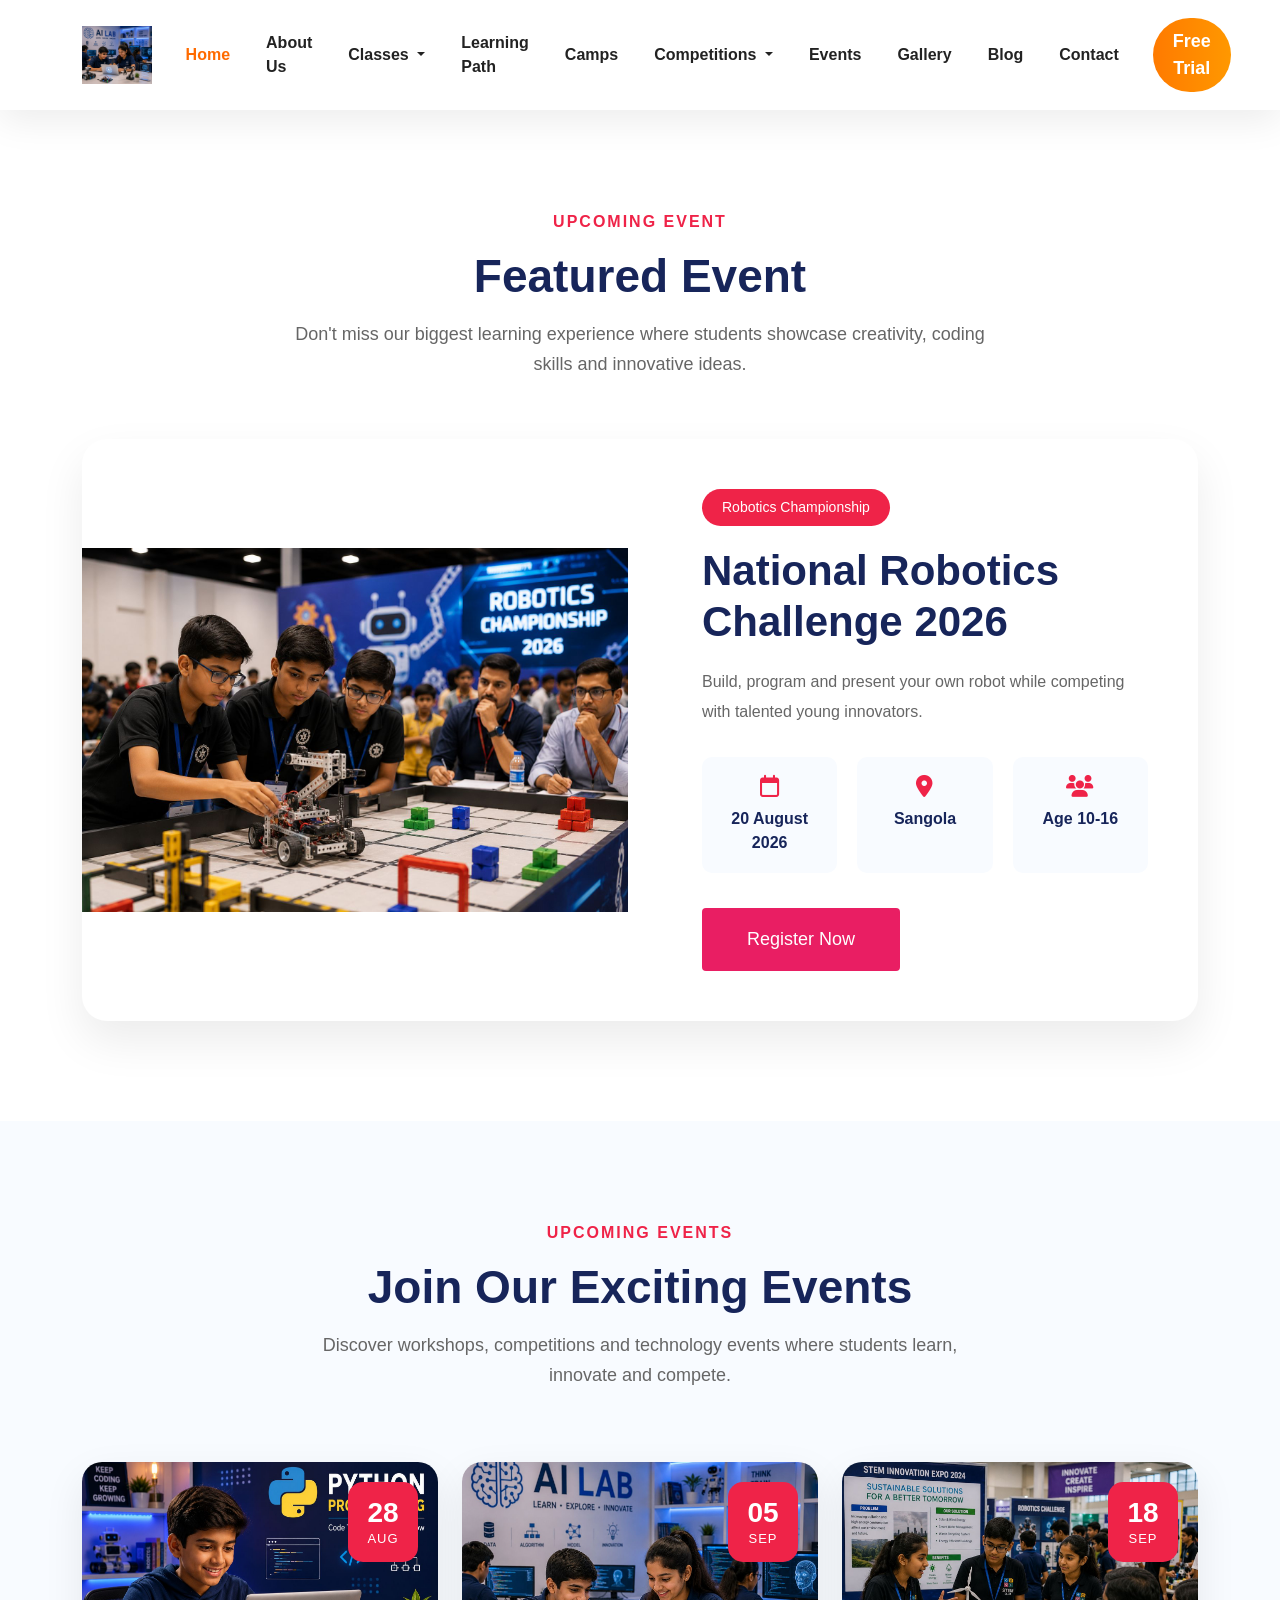
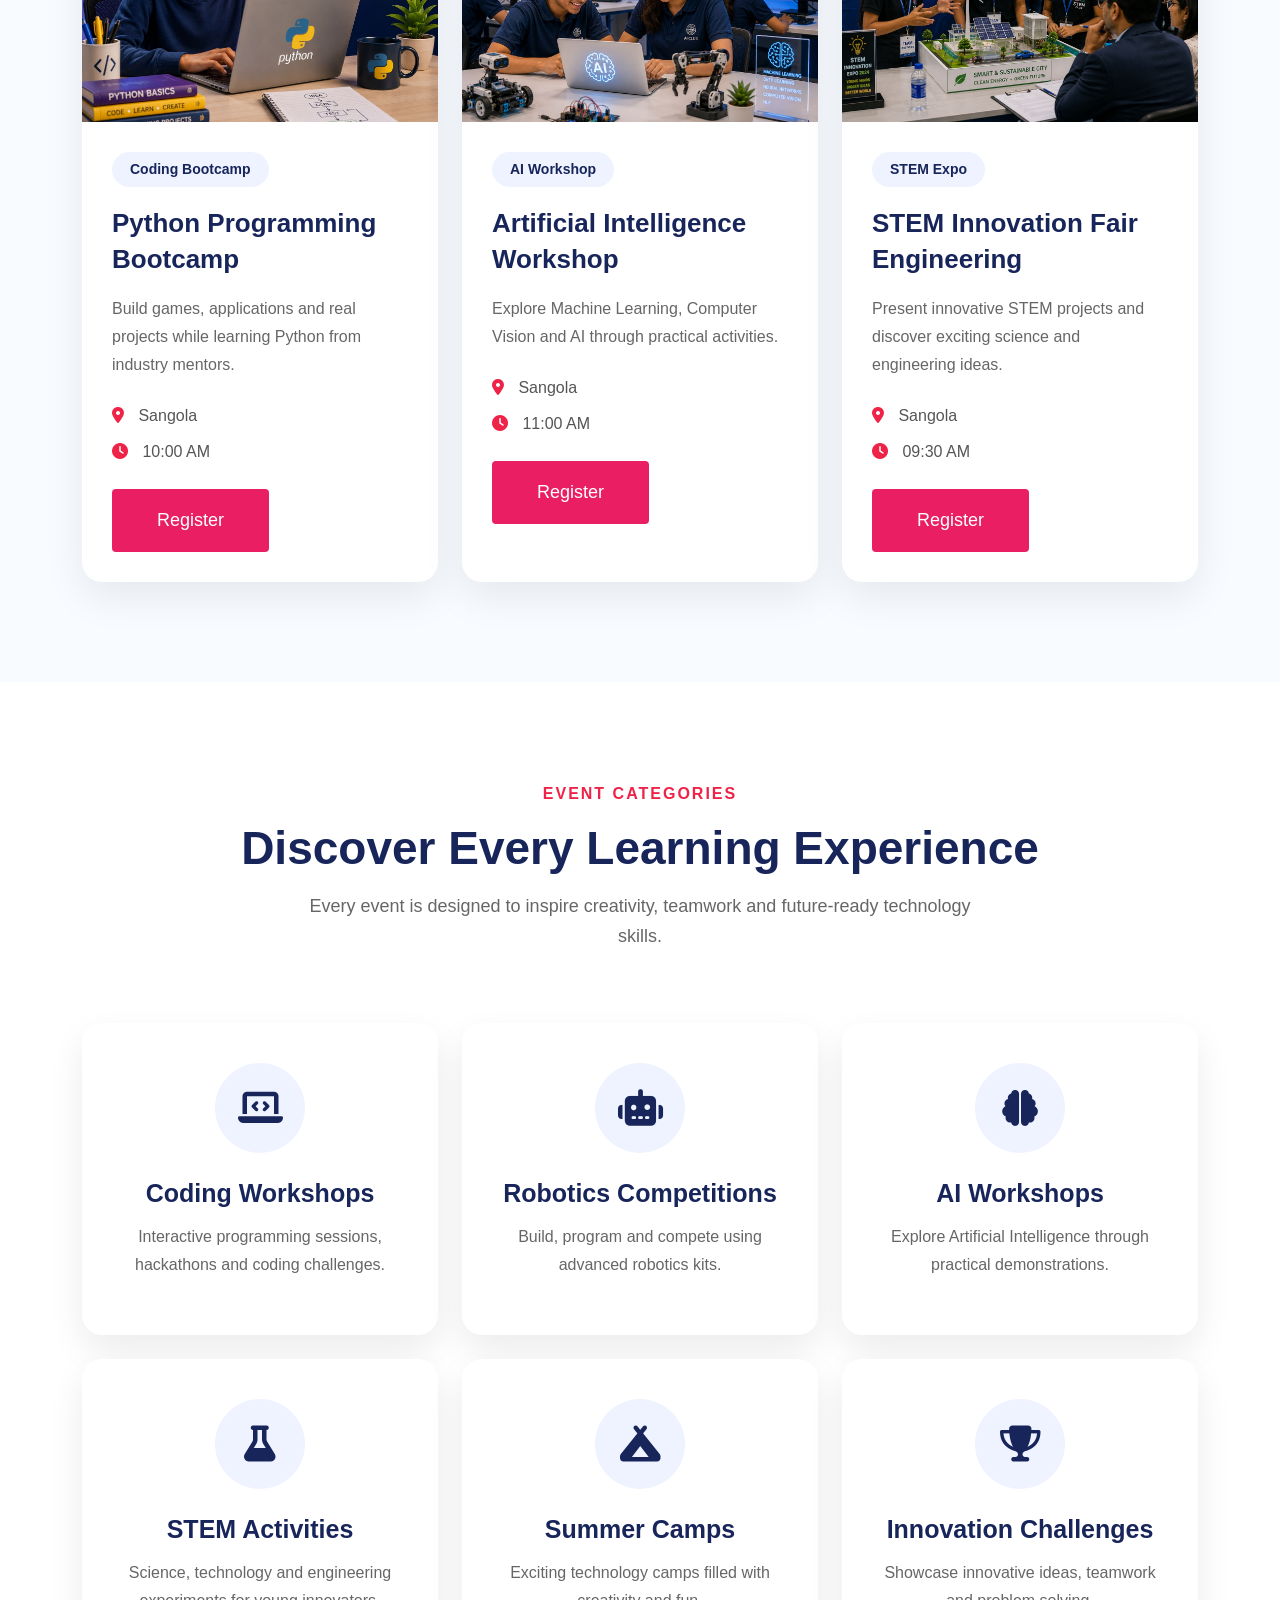
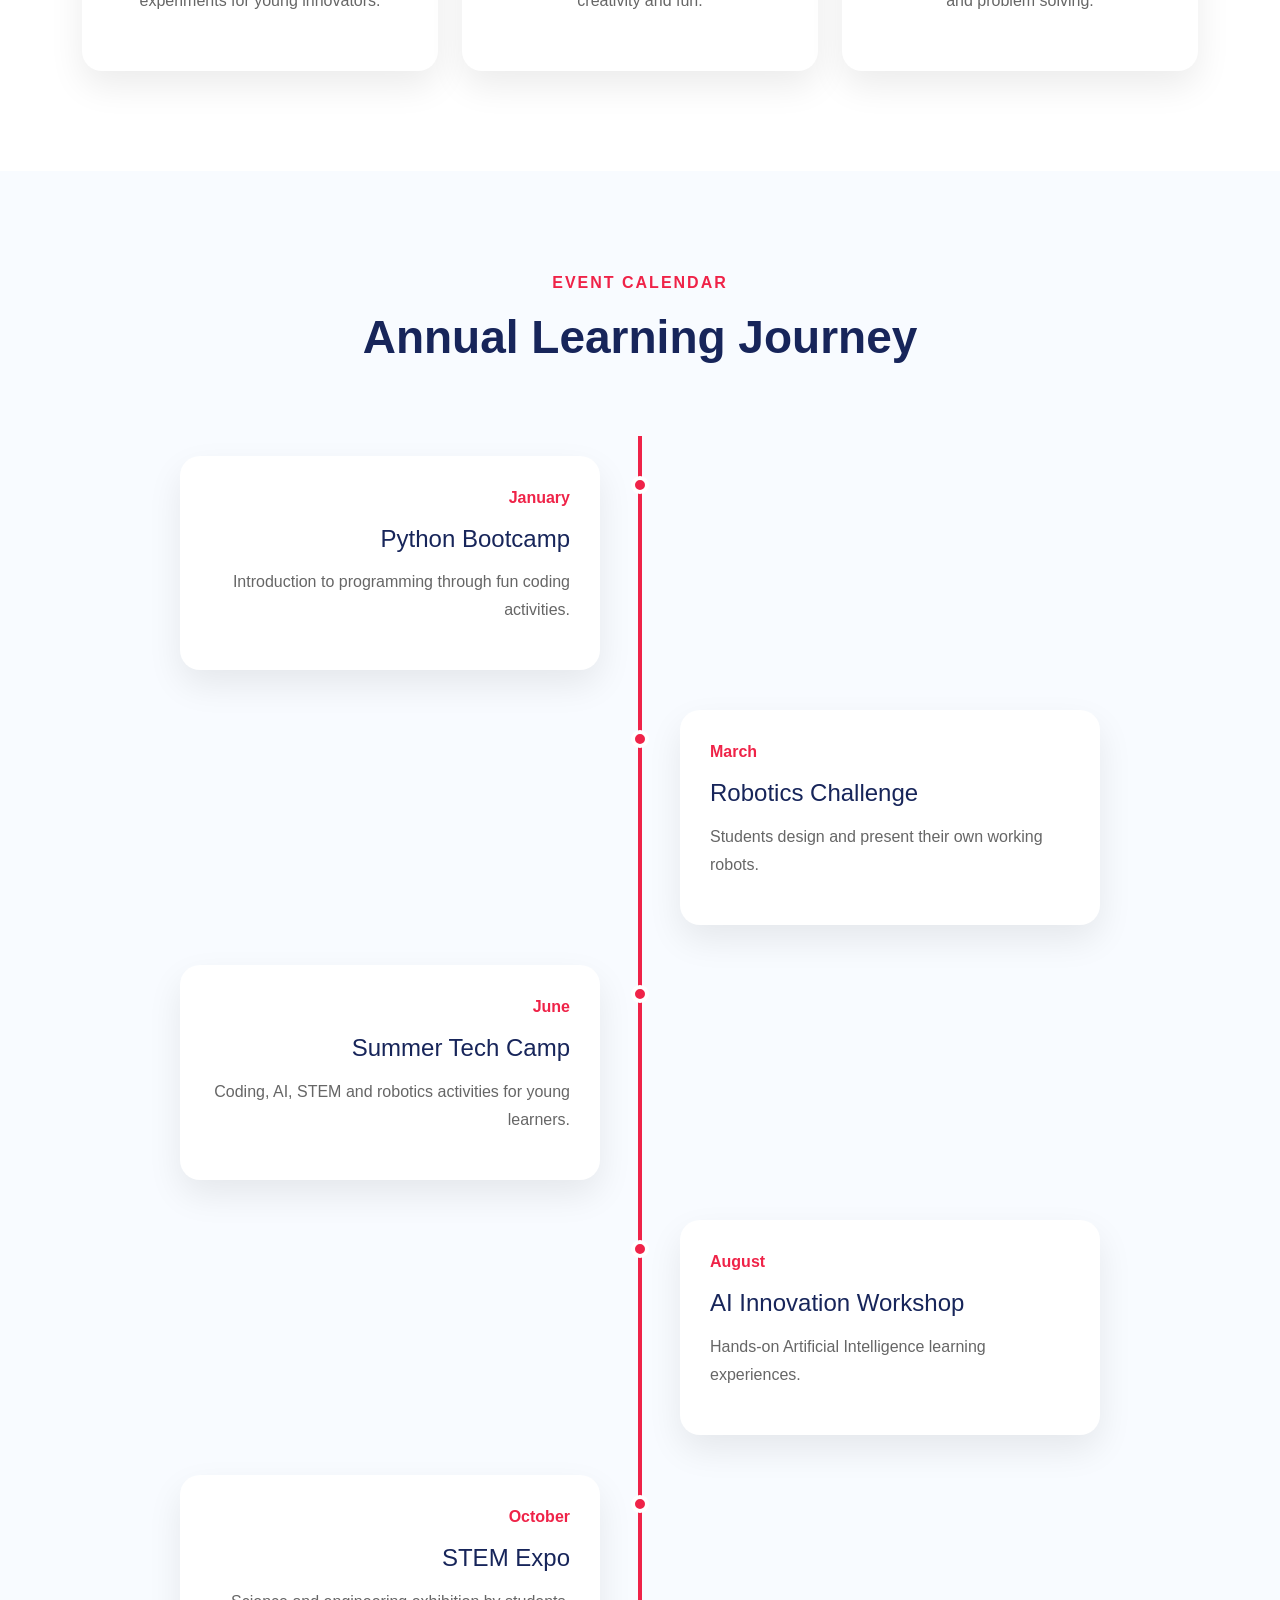
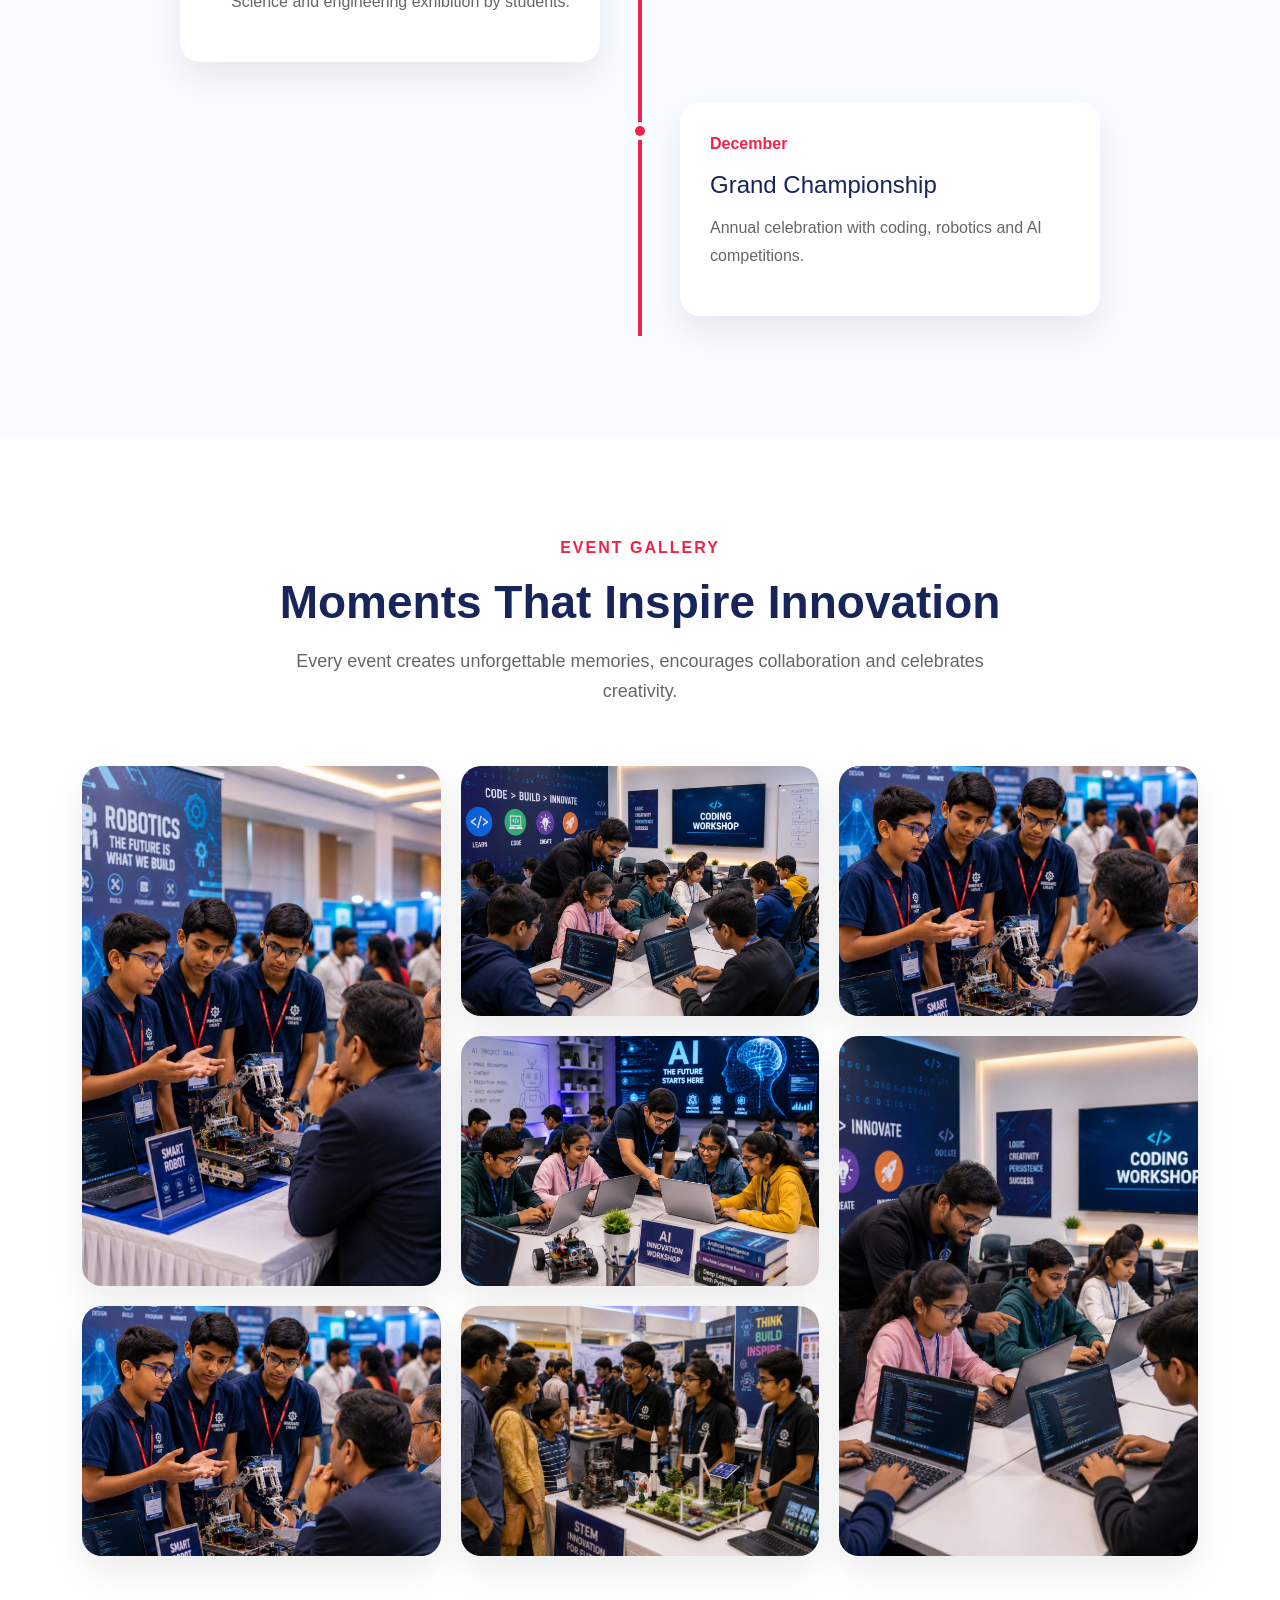
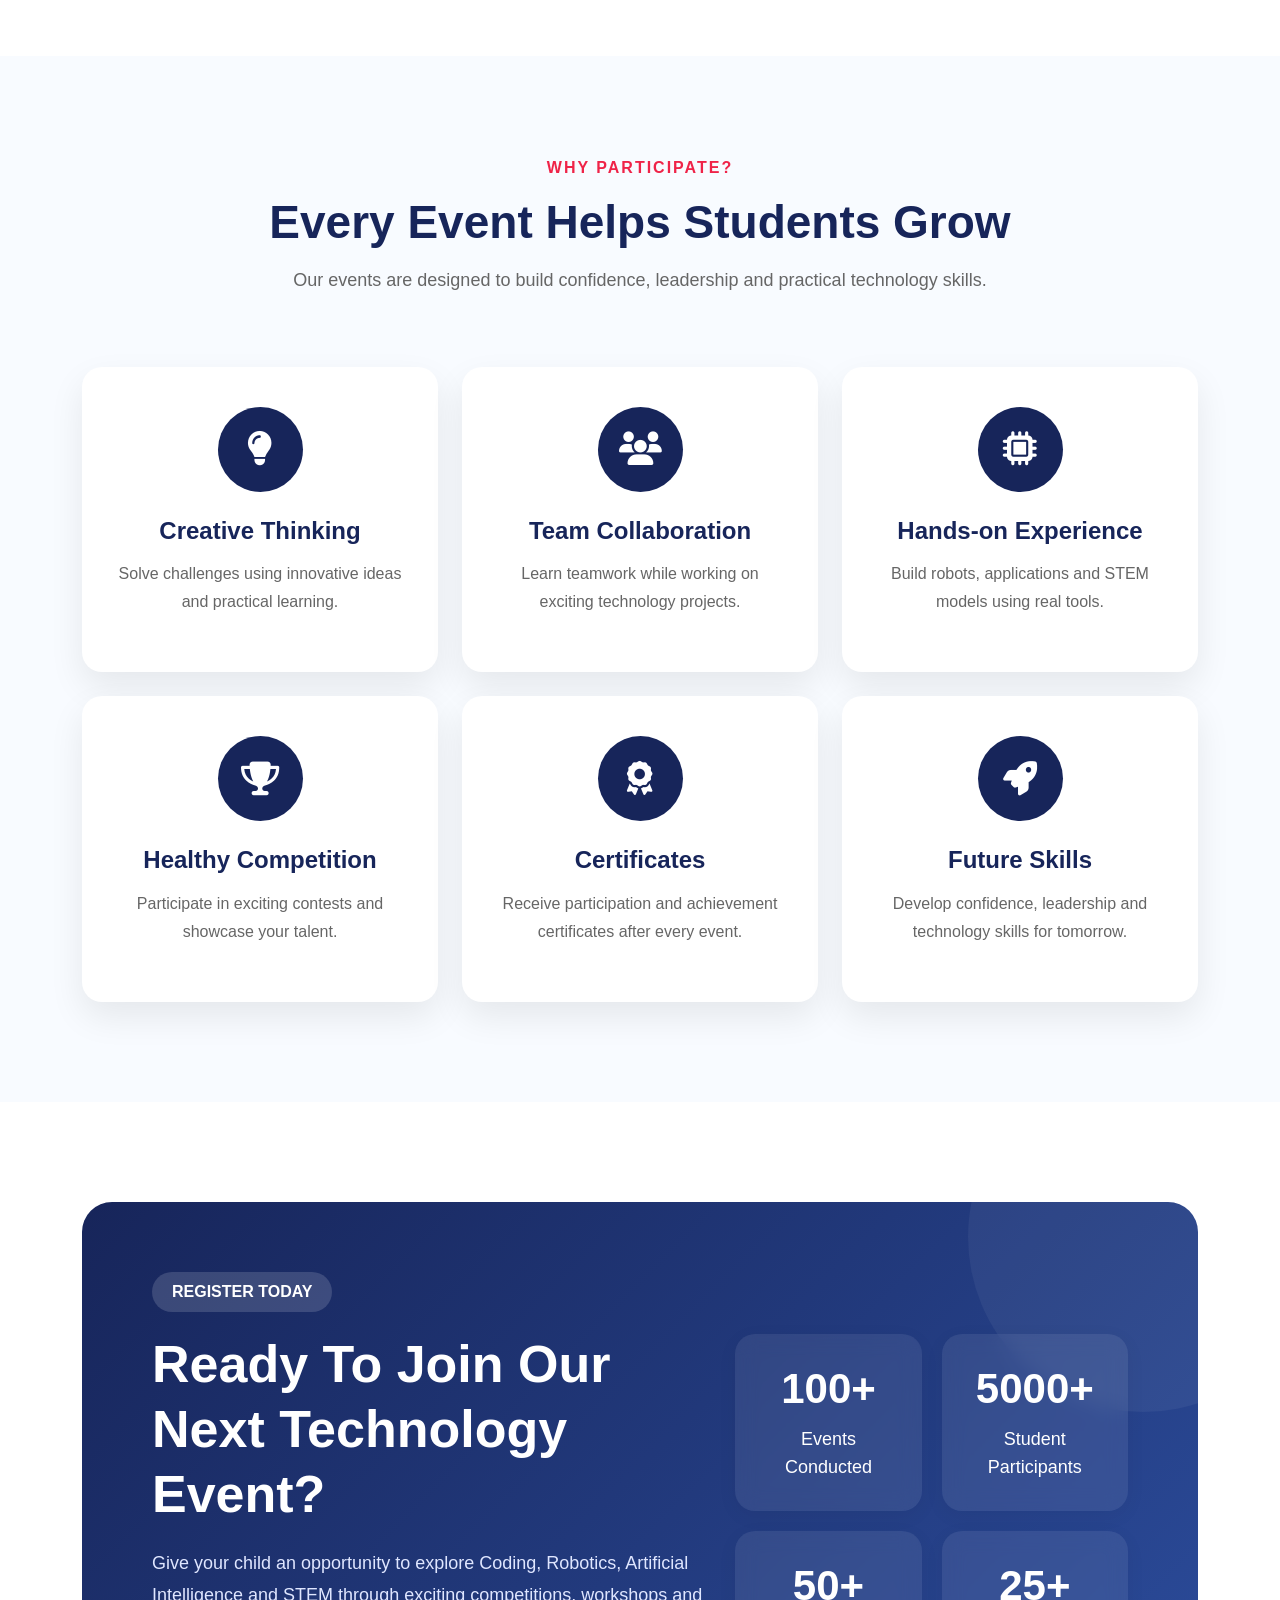
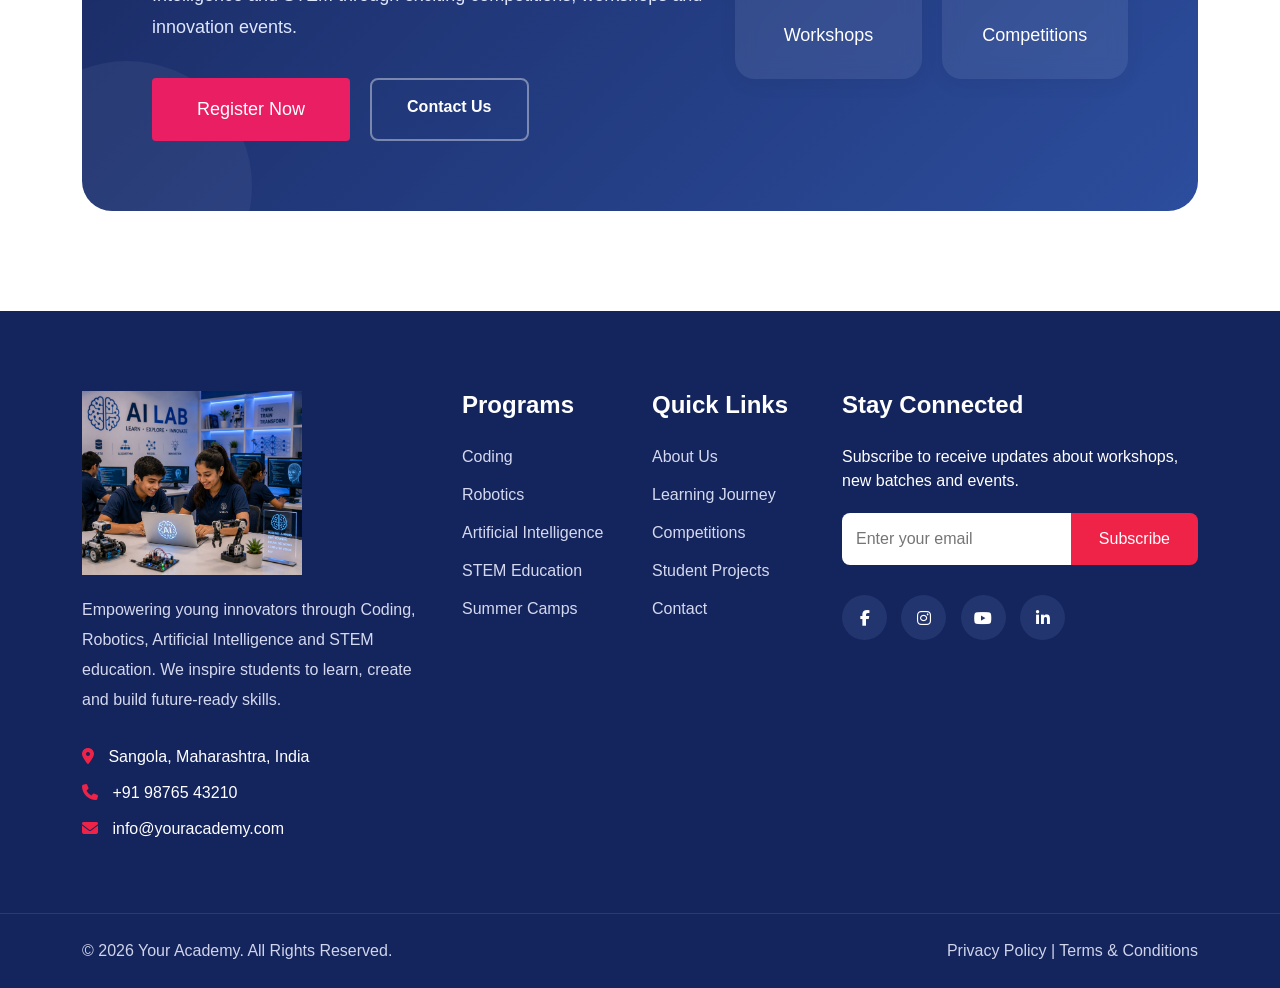
<file: events.html>
<!DOCTYPE html>
<html lang="en">

<head>
    <meta charset="UTF-8">
    <meta name="viewport" content="width=device-width, initial-scale=1.0">

    <title>Home Page</title>

    <!-- Bootstrap -->
    <link href="https://cdn.jsdelivr.net/npm/bootstrap@5.3.3/dist/css/bootstrap.min.css" rel="stylesheet">

    <link rel="stylesheet" href="https://cdnjs.cloudflare.com/ajax/libs/OwlCarousel2/2.3.4/assets/owl.carousel.min.css">

    <link rel="stylesheet" href="https://cdnjs.cloudflare.com/ajax/libs/OwlCarousel2/2.3.4/assets/owl.theme.default.min.css">

    <!-- Font Awesome -->
    <link rel="stylesheet" href="https://cdnjs.cloudflare.com/ajax/libs/font-awesome/6.6.0/css/all.min.css">

    <link rel="stylesheet" href="assets/css/style.css">
    <link rel="stylesheet" href="assets/css/events.css">

    <script src="https://code.jquery.com/jquery-3.7.1.min.js"></script>

    <script src="https://cdnjs.cloudflare.com/ajax/libs/OwlCarousel2/2.3.4/owl.carousel.min.js"></script>
</head>

<body>

   <!-- Navbar Start -->

<!--==================================
    NAVBAR START
===================================-->

<nav class="navbar navbar-expand-lg custom-navbar">

    <div class="container">

        <!-- Logo -->

        <a class="navbar-brand" href="index.html">

            <img src="images/ai-lab.jpeg" alt="Logo">

        </a>

        <!-- Mobile Toggle -->

        <button class="navbar-toggler"
                type="button"
                data-bs-toggle="collapse"
                data-bs-target="#mainNavbar">

            <span class="navbar-toggler-icon"></span>

        </button>

        <!-- Menu -->

        <div class="collapse navbar-collapse justify-content-end"
             id="mainNavbar">

            <ul class="navbar-nav align-items-lg-center">

                <!-- Home -->

                <li class="nav-item">

                    <a class="nav-link active"
                       href="index.html">

                        Home

                    </a>

                </li>

                <!-- About -->

                <li class="nav-item">

                    <a class="nav-link"
                       href="about-us.html">

                        About Us

                    </a>

                </li>

                <!-- Classes -->
                <!--==============================
                    Classes Dropdown
                ===============================-->

                <li class="nav-item dropdown custom-menu">

                    <a class="nav-link dropdown-toggle"
                       href="#"
                       data-bs-toggle="dropdown">

                        Classes

                    </a>

                    <div class="dropdown-menu mega-dropdown">

                        <div class="dropdown-title">

                            Explore Our Classes

                        </div>

                        <a href="coding-classes.html" class="mega-item">

                            <div class="mega-icon">

                                <i class="fa-solid fa-code"></i>

                            </div>

                            <div class="mega-content">

                                <h6>Coding</h6>

                                <p>Scratch • Python • Java • Web Development</p>

                            </div>

                        </a>

                        <a href="lego-robotics.html" class="mega-item">

                            <div class="mega-icon">

                                <i class="fa-solid fa-robot"></i>

                            </div>

                            <div class="mega-content">

                                <h6>LEGO Robotics</h6>

                                <p>Build • Program • Compete</p>

                            </div>

                        </a>

                        <a href="artificial-intelligence.html" class="mega-item">

                            <div class="mega-icon">

                                <i class="fa-solid fa-brain"></i>

                            </div>

                            <div class="mega-content">

                                <h6>Artificial Intelligence</h6>

                                <p>AI • Machine Learning • Generative AI</p>

                            </div>

                        </a>

                        <a href="stem.html" class="mega-item">

                            <div class="mega-icon">

                                <i class="fa-solid fa-microchip"></i>

                            </div>

                            <div class="mega-content">

                                <h6>STEM Education</h6>

                                <p>Science • Engineering • Technology • Math</p>

                            </div>

                        </a>

                    </div>

                </li>



                <!-- Learning Path -->

                <li class="nav-item">

                    <a class="nav-link"
                       href="learning-path.html">

                        Learning Path

                    </a>

                </li>

                <!-- Camps -->

                <li class="nav-item">

                    <a class="nav-link"
                       href="camps.html">

                        Camps

                    </a>

                </li>

                <!-- Competitions -->

               <!--==============================
                    Competitions Dropdown
                ===============================-->

                <li class="nav-item dropdown custom-menu">

                    <a class="nav-link dropdown-toggle"
                       href="#"
                       data-bs-toggle="dropdown">

                        Competitions

                    </a>

                    <div class="dropdown-menu mega-dropdown">

                        <div class="dropdown-title">
                            Upcoming Competitions
                        </div>

                        <a href="coding-competition.html" class="mega-item">

                            <div class="mega-icon">
                                <i class="fa-solid fa-laptop-code"></i>
                            </div>

                            <div class="mega-content">
                                <h6>Coding Championship</h6>
                                <p>Problem Solving • Programming</p>
                            </div>

                        </a>

                        <a href="lego-competition.html" class="mega-item">

                            <div class="mega-icon">
                                <i class="fa-solid fa-robot"></i>
                            </div>

                            <div class="mega-content">
                                <h6>LEGO Robotics Challenge</h6>
                                <p>Build • Code • Innovation</p>
                            </div>

                        </a>

                        <a href="ai-challenge.html" class="mega-item">

                            <div class="mega-icon">
                                <i class="fa-solid fa-brain"></i>
                            </div>

                            <div class="mega-content">
                                <h6>AI Innovation Challenge</h6>
                                <p>AI Solutions • Creativity</p>
                            </div>

                        </a>

                        <a href="stem-olympiad.html" class="mega-item">

                            <div class="mega-icon">
                                <i class="fa-solid fa-trophy"></i>
                            </div>

                            <div class="mega-content">
                                <h6>STEM Olympiad</h6>
                                <p>Science • Robotics • Engineering</p>
                            </div>

                        </a>

                    </div>

                </li>

                <!-- Events -->

                <li class="nav-item">

                    <a class="nav-link"
                       href="events.html">

                        Events

                    </a>

                </li>

                <!-- Gallery -->

                <li class="nav-item">

                    <a class="nav-link"
                       href="gallery.html">

                        Gallery

                    </a>

                </li>

                <!-- Blog -->

                <li class="nav-item">

                    <a class="nav-link"
                       href="blogs.html">

                        Blog

                    </a>

                </li>

                <!-- Contact -->

                <li class="nav-item">

                    <a class="nav-link"
                       href="contact-us.html">

                        Contact

                    </a>

                </li>

                <!-- Button -->

                <li class="nav-item ms-lg-3">

                    <button class="theme-btn trial-btn" data-bs-toggle="modal" data-bs-target="#freeTrialModal">

                        Free Trial

                    </button>

                </li>

            </ul>

        </div>

    </div>

</nav>

<!--==================================
    NAVBAR END
===================================-->


<!--==================================
EVENT HERO
===================================-->


<!--==================================
FEATURED EVENT
===================================-->

<section class="featured-event">

    <div class="container">

        <div class="section-heading text-center">

            <span>

                UPCOMING EVENT

            </span>

            <h2>

                Featured Event

            </h2>

            <p>

                Don't miss our biggest learning experience
                where students showcase creativity,
                coding skills and innovative ideas.

            </p>

        </div>

        <div class="featured-event-card">

            <div class="row align-items-center">

                <div class="col-lg-6">

                    <img
                    src="images/robotics-event.jpeg"
                    class="img-fluid">

                </div>

                <div class="col-lg-6">

                    <div class="event-content">

                        <span class="event-category">

                            Robotics Championship

                        </span>

                        <h2>

                            National Robotics Challenge 2026

                        </h2>

                        <p>

                            Build, program and present your
                            own robot while competing with
                            talented young innovators.

                        </p>

                        <div class="event-details">

                            <div>

                                <i class="fa-regular fa-calendar"></i>

                                20 August 2026

                            </div>

                            <div>

                                <i class="fa-solid fa-location-dot"></i>

                                Sangola

                            </div>

                            <div>

                                <i class="fa-solid fa-users"></i>

                                Age 10-16

                            </div>

                        </div>

                        <a href="#"
                        class="btn-main">

                            Register Now

                        </a>

                    </div>

                </div>

            </div>

        </div>

    </div>

</section>

<!--==================================
UPCOMING EVENTS
===================================-->

<section class="upcoming-events">

    <div class="container">

        <div class="section-heading text-center">

            <span>UPCOMING EVENTS</span>

            <h2>Join Our Exciting Events</h2>

            <p>

                Discover workshops, competitions and technology
                events where students learn, innovate and compete.

            </p>

        </div>

        <div class="row g-4 mt-5">

            <!-- Event 1 -->

            <div class="col-lg-4 col-md-6">

                <div class="event-card">

                    <div class="event-image">

                        <img src="images/coding.jpeg" class="img-fluid">

                        <div class="date-badge">

                            <h4>28</h4>

                            <span>AUG</span>

                        </div>

                    </div>

                    <div class="event-body">

                        <span class="event-type">

                            Coding Bootcamp

                        </span>

                        <h3>

                            Python Programming Bootcamp

                        </h3>

                        <p>

                            Build games, applications and real projects
                            while learning Python from industry mentors.

                        </p>

                        <ul>

                            <li>

                                <i class="fa-solid fa-location-dot"></i>

                                Sangola

                            </li>

                            <li>

                                <i class="fa-solid fa-clock"></i>

                                10:00 AM

                            </li>

                        </ul>

                        <a href="#" class="btn-main">

                            Register

                        </a>

                    </div>

                </div>

            </div>


            <!-- Event 2 -->

            <div class="col-lg-4 col-md-6">

                <div class="event-card">

                    <div class="event-image">

                        <img src="images/ai-lab.jpeg" class="img-fluid">

                        <div class="date-badge">

                            <h4>05</h4>

                            <span>SEP</span>

                        </div>

                    </div>

                    <div class="event-body">

                        <span class="event-type">

                            AI Workshop

                        </span>

                        <h3>

                            Artificial Intelligence Workshop

                        </h3>

                        <p>

                            Explore Machine Learning,
                            Computer Vision and AI
                            through practical activities.

                        </p>

                        <ul>

                            <li>

                                <i class="fa-solid fa-location-dot"></i>

                                Sangola

                            </li>

                            <li>

                                <i class="fa-solid fa-clock"></i>

                                11:00 AM

                            </li>

                        </ul>

                        <a href="#" class="btn-main">

                            Register

                        </a>

                    </div>

                </div>

            </div>


            <!-- Event 3 -->

            <div class="col-lg-4 col-md-6">

                <div class="event-card">

                    <div class="event-image">

                        <img src="images/stem-competition.jpeg" class="img-fluid">

                        <div class="date-badge">

                            <h4>18</h4>

                            <span>SEP</span>

                        </div>

                    </div>

                    <div class="event-body">

                        <span class="event-type">

                            STEM Expo

                        </span>

                        <h3>

                            STEM Innovation Fair Engineering

                        </h3>

                        <p>

                            Present innovative STEM
                            projects and discover exciting
                            science and engineering ideas.

                        </p>

                        <ul>

                            <li>

                                <i class="fa-solid fa-location-dot"></i>

                                Sangola

                            </li>

                            <li>

                                <i class="fa-solid fa-clock"></i>

                                09:30 AM

                            </li>

                        </ul>

                        <a href="#" class="btn-main">

                            Register

                        </a>

                    </div>

                </div>

            </div>

        </div>

    </div>

</section>

<!--==================================
EVENT CATEGORIES
===================================-->

<section class="event-categories">

    <div class="container">

        <div class="section-heading text-center">

            <span>EVENT CATEGORIES</span>

            <h2>Discover Every Learning Experience</h2>

            <p>

                Every event is designed to inspire creativity,
                teamwork and future-ready technology skills.

            </p>

        </div>

        <div class="row g-4 mt-5">

            <div class="col-lg-4 col-md-6">

                <div class="category-card">

                    <div class="category-icon">

                        <i class="fa-solid fa-laptop-code"></i>

                    </div>

                    <h4>Coding Workshops</h4>

                    <p>

                        Interactive programming sessions,
                        hackathons and coding challenges.

                    </p>

                </div>

            </div>

            <div class="col-lg-4 col-md-6">

                <div class="category-card">

                    <div class="category-icon">

                        <i class="fa-solid fa-robot"></i>

                    </div>

                    <h4>Robotics Competitions</h4>

                    <p>

                        Build, program and compete using
                        advanced robotics kits.

                    </p>

                </div>

            </div>

            <div class="col-lg-4 col-md-6">

                <div class="category-card">

                    <div class="category-icon">

                        <i class="fa-solid fa-brain"></i>

                    </div>

                    <h4>AI Workshops</h4>

                    <p>

                        Explore Artificial Intelligence
                        through practical demonstrations.

                    </p>

                </div>

            </div>

            <div class="col-lg-4 col-md-6">

                <div class="category-card">

                    <div class="category-icon">

                        <i class="fa-solid fa-flask"></i>

                    </div>

                    <h4>STEM Activities</h4>

                    <p>

                        Science, technology and engineering
                        experiments for young innovators.

                    </p>

                </div>

            </div>

            <div class="col-lg-4 col-md-6">

                <div class="category-card">

                    <div class="category-icon">

                        <i class="fa-solid fa-campground"></i>

                    </div>

                    <h4>Summer Camps</h4>

                    <p>

                        Exciting technology camps filled
                        with creativity and fun.

                    </p>

                </div>

            </div>

            <div class="col-lg-4 col-md-6">

                <div class="category-card">

                    <div class="category-icon">

                        <i class="fa-solid fa-trophy"></i>

                    </div>

                    <h4>Innovation Challenges</h4>

                    <p>

                        Showcase innovative ideas,
                        teamwork and problem solving.

                    </p>

                </div>

            </div>

        </div>

    </div>

</section>



<!--==================================
EVENT TIMELINE
===================================-->

<section class="event-timeline">

    <div class="container">

        <div class="section-heading text-center">

            <span>EVENT CALENDAR</span>

            <h2>Annual Learning Journey</h2>

        </div>

        <div class="timeline">

            <div class="timeline-item left">

                <div class="timeline-content">

                    <span>January</span>

                    <h4>Python Bootcamp</h4>

                    <p>

                        Introduction to programming
                        through fun coding activities.

                    </p>

                </div>

            </div>

            <div class="timeline-item right">

                <div class="timeline-content">

                    <span>March</span>

                    <h4>Robotics Challenge</h4>

                    <p>

                        Students design and present
                        their own working robots.

                    </p>

                </div>

            </div>

            <div class="timeline-item left">

                <div class="timeline-content">

                    <span>June</span>

                    <h4>Summer Tech Camp</h4>

                    <p>

                        Coding, AI, STEM and robotics
                        activities for young learners.

                    </p>

                </div>

            </div>

            <div class="timeline-item right">

                <div class="timeline-content">

                    <span>August</span>

                    <h4>AI Innovation Workshop</h4>

                    <p>

                        Hands-on Artificial Intelligence
                        learning experiences.

                    </p>

                </div>

            </div>

            <div class="timeline-item left">

                <div class="timeline-content">

                    <span>October</span>

                    <h4>STEM Expo</h4>

                    <p>

                        Science and engineering
                        exhibition by students.

                    </p>

                </div>

            </div>

            <div class="timeline-item right">

                <div class="timeline-content">

                    <span>December</span>

                    <h4>Grand Championship</h4>

                    <p>

                        Annual celebration with coding,
                        robotics and AI competitions.

                    </p>

                </div>

            </div>

        </div>

    </div>

</section>

<!--==================================
EVENT GALLERY
===================================-->

<section class="event-gallery">

    <div class="container">

        <div class="section-heading text-center">

            <span>EVENT GALLERY</span>

            <h2>Moments That Inspire Innovation</h2>

            <p>

                Every event creates unforgettable memories,
                encourages collaboration and celebrates creativity.

            </p>

        </div>

        <div class="gallery-grid">

            <div class="gallery-item large">

                <img src="images/gallery1.jpeg">

            </div>

            <div class="gallery-item">

                <img src="images/gallery2.jpeg">

            </div>

            <div class="gallery-item">

                <img src="images/gallery1.jpeg">

            </div>

            <div class="gallery-item">

                <img src="images/gallery3.jpeg">

            </div>

            <div class="gallery-item large">

                <img src="images/gallery2.jpeg">

            </div>

            <div class="gallery-item">

                <img src="images/gallery1.jpeg">

            </div>

            <div class="gallery-item">

                <img src="images/gallery4.jpeg">

            </div>

        </div>

    </div>

</section>



<!--==================================
WHY JOIN EVENTS
===================================-->

<section class="why-events">

    <div class="container">

        <div class="section-heading text-center">

            <span>WHY PARTICIPATE?</span>

            <h2>Every Event Helps Students Grow</h2>

            <p>

                Our events are designed to build confidence,
                leadership and practical technology skills.

            </p>

        </div>

        <div class="row g-4 mt-5">

            <div class="col-lg-4 col-md-6">

                <div class="benefit-card">

                    <i class="fa-solid fa-lightbulb"></i>

                    <h4>Creative Thinking</h4>

                    <p>

                        Solve challenges using innovative ideas
                        and practical learning.

                    </p>

                </div>

            </div>

            <div class="col-lg-4 col-md-6">

                <div class="benefit-card">

                    <i class="fa-solid fa-users"></i>

                    <h4>Team Collaboration</h4>

                    <p>

                        Learn teamwork while working on exciting
                        technology projects.

                    </p>

                </div>

            </div>

            <div class="col-lg-4 col-md-6">

                <div class="benefit-card">

                    <i class="fa-solid fa-microchip"></i>

                    <h4>Hands-on Experience</h4>

                    <p>

                        Build robots, applications and STEM
                        models using real tools.

                    </p>

                </div>

            </div>

            <div class="col-lg-4 col-md-6">

                <div class="benefit-card">

                    <i class="fa-solid fa-trophy"></i>

                    <h4>Healthy Competition</h4>

                    <p>

                        Participate in exciting contests and
                        showcase your talent.

                    </p>

                </div>

            </div>

            <div class="col-lg-4 col-md-6">

                <div class="benefit-card">

                    <i class="fa-solid fa-award"></i>

                    <h4>Certificates</h4>

                    <p>

                        Receive participation and achievement
                        certificates after every event.

                    </p>

                </div>

            </div>

            <div class="col-lg-4 col-md-6">

                <div class="benefit-card">

                    <i class="fa-solid fa-rocket"></i>

                    <h4>Future Skills</h4>

                    <p>

                        Develop confidence, leadership and
                        technology skills for tomorrow.

                    </p>

                </div>

            </div>

        </div>

    </div>

</section>


<!--==================================
EVENT CTA
===================================-->

<section class="event-cta">

    <div class="container">

        <div class="cta-box">

            <div class="row align-items-center">

                <div class="col-lg-7">

                    <span>

                        REGISTER TODAY

                    </span>

                    <h2>

                        Ready To Join Our
                        Next Technology Event?

                    </h2>

                    <p>

                        Give your child an opportunity to explore Coding,
                        Robotics, Artificial Intelligence and STEM through
                        exciting competitions, workshops and innovation events.

                    </p>

                    <div class="cta-buttons">

                        <a href="#" class="btn-main">

                            Register Now

                        </a>

                        <a href="contact.html" class="btn-outline-light">

                            Contact Us

                        </a>

                    </div>

                </div>

                <div class="col-lg-5">

                    <div class="event-stats">

                        <div class="stat-box">

                            <h3>

                                100+

                            </h3>

                            <p>

                                Events Conducted

                            </p>

                        </div>

                        <div class="stat-box">

                            <h3>

                                5000+

                            </h3>

                            <p>

                                Student Participants

                            </p>

                        </div>

                        <div class="stat-box">

                            <h3>

                                50+

                            </h3>

                            <p>

                                Workshops

                            </p>

                        </div>

                        <div class="stat-box">

                            <h3>

                                25+

                            </h3>

                            <p>

                                Competitions

                            </p>

                        </div>

                    </div>

                </div>

            </div>

        </div>

    </div>

</section>

<!--====================================
FOOTER
=====================================-->

<footer class="footer">

    <div class="container">

        <div class="row gy-5">

            <!-- Company -->

            <div class="col-lg-4">

                <img src="images/ai-lab.jpeg" class="footer-logo" alt="">

                <p class="footer-about">

                    Empowering young innovators through Coding,
                    Robotics, Artificial Intelligence and STEM
                    education. We inspire students to learn,
                    create and build future-ready skills.

                </p>

                <div class="footer-contact">

                    <p>
                        <i class="fa-solid fa-location-dot"></i>
                        Sangola, Maharashtra, India
                    </p>

                    <p>
                        <i class="fa-solid fa-phone"></i>
                        +91 98765 43210
                    </p>

                    <p>
                        <i class="fa-solid fa-envelope"></i>
                        info@youracademy.com
                    </p>

                </div>

            </div>

            <!-- Programs -->

            <div class="col-lg-2 col-md-6">

                <h4>Programs</h4>

                <ul>

                    <li><a href="#">Coding</a></li>

                    <li><a href="#">Robotics</a></li>

                    <li><a href="#">Artificial Intelligence</a></li>

                    <li><a href="#">STEM Education</a></li>

                    <li><a href="#">Summer Camps</a></li>

                </ul>

            </div>

            <!-- Quick Links -->

            <div class="col-lg-2 col-md-6">

                <h4>Quick Links</h4>

                <ul>

                    <li><a href="#">About Us</a></li>

                    <li><a href="#">Learning Journey</a></li>

                    <li><a href="#">Competitions</a></li>

                    <li><a href="#">Student Projects</a></li>

                    <li><a href="#">Contact</a></li>

                </ul>

            </div>

            <!-- Newsletter -->

            <div class="col-lg-4">

                <h4>Stay Connected</h4>

                <p class="newsletter-text">

                    Subscribe to receive updates about
                    workshops, new batches and events.

                </p>

                <form class="newsletter">

                    <input
                        type="email"
                        placeholder="Enter your email">

                    <button>

                        Subscribe

                    </button>

                </form>

                <div class="social-icons">

                    <a href="#"><i class="fab fa-facebook-f"></i></a>

                    <a href="#"><i class="fab fa-instagram"></i></a>

                    <a href="#"><i class="fab fa-youtube"></i></a>

                    <a href="#"><i class="fab fa-linkedin-in"></i></a>

                </div>

            </div>

        </div>

    </div>

    <div class="footer-bottom">

        <div class="container">

            <div class="row">

                <div class="col-md-6">

                    © 2026 Your Academy. All Rights Reserved.

                </div>

                <div class="col-md-6 text-md-end">

                    Privacy Policy |
                    Terms &
                    Conditions

                </div>

            </div>

        </div>

    </div>

</footer>

<!-- =========================================
        FREE TRIAL MODAL (HTML ONLY)
========================================== -->

<div class="modal fade" id="freeTrialModal" tabindex="-1" aria-hidden="true">

    <div class="modal-dialog modal-xl modal-dialog-centered">

        <div class="modal-content trial-modal">

            <!-- Close Button -->

            <button type="button"
                    class="btn-close trial-close"
                    data-bs-dismiss="modal"
                    aria-label="Close"></button>

            <div class="modal-body p-0">

                <div class="row g-0">

                    <!--==================================
                            LEFT SIDE
                    ===================================-->

                    <div class="col-lg-5">

                        <div class="trial-left">

                            <span class="trial-tag">

                                FREE TRIAL

                            </span>

                            <h2>

                                Book Your FREE Coding Trial Class

                            </h2>

                            <p>

                                Experience fun, interactive coding sessions with expert mentors.

                            </p>

                            <ul class="trial-list">

                                <li>

                                    <i class="fa-solid fa-circle-check"></i>

                                    Expert Mentors

                                </li>

                                <li>

                                    <i class="fa-solid fa-circle-check"></i>

                                    Hands-on Practical Learning

                                </li>

                                <li>

                                    <i class="fa-solid fa-circle-check"></i>

                                    Small Batch Size

                                </li>

                                <li>

                                    <i class="fa-solid fa-circle-check"></i>

                                    Live Coding Sessions

                                </li>

                                <li>

                                    <i class="fa-solid fa-circle-check"></i>

                                    Project-Based Learning

                                </li>

                                <li>

                                    <i class="fa-solid fa-circle-check"></i>

                                    Completion Certificate

                                </li>

                            </ul>

                            <!-- Illustration -->

                            

                        </div>

                    </div>

                    <!--==================================
                            RIGHT SIDE
                    ===================================-->

                    <div class="col-lg-7">

                        <div class="trial-form">

                            <h3>

                                Start Your Free Trial

                            </h3>

                            <p class="mb-4">

                                Fill in your details and our team will contact you within 24 hours.

                            </p>

                            <form id="trialForm">

                                <div class="row">

                                    <!-- First Name -->

                                    <div class="col-md-6 mb-3">

                                        <label class="form-label">

                                            First Name <span>*</span>

                                        </label>

                                        <input type="text"
                                               class="form-control"
                                               placeholder="First Name"
                                               required>

                                    </div>

                                    <!-- Last Name -->

                                    <div class="col-md-6 mb-3">

                                        <label class="form-label">

                                            Last Name <span>*</span>

                                        </label>

                                        <input type="text"
                                               class="form-control"
                                               placeholder="Last Name"
                                               required>

                                    </div>


                                    <!-- Mobile -->

                                    <div class="col-md-6 mb-3">

                                        <label class="form-label">

                                            Mobile Number <span>*</span>

                                        </label>

                                        <input type="tel"
                                               class="form-control"
                                               placeholder="Mobile Number"
                                               required>

                                    </div>

                                    

                                    <!-- Course -->

                                    <div class="col-md-6 mb-3">

                                        <label class="form-label">

                                            Select Course <span>*</span>

                                        </label>

                                        <select class="form-select">

                                            <option>Coding</option>

                                            <option>LEGO Robotics</option>

                                            <option>Artificial Intelligence</option>

                                            <option>STEM Education</option>

                                        </select>

                                    </div>

                                   

                                    <!-- Message -->

                                    <div class="col-12 mb-3">

                                        <label class="form-label">

                                            Message

                                        </label>

                                        <textarea class="form-control"
                                                  rows="4"
                                                  placeholder="Write your message..."></textarea>

                                    </div>

                                    <!-- Checkbox -->

                                    <div class="col-12 mb-4">

                                        <div class="form-check">

                                            <input class="form-check-input"
                                                   type="checkbox"
                                                   id="agree">

                                            <label class="form-check-label"
                                                   for="agree">

                                                I agree to receive updates regarding classes, workshops.

                                            </label>

                                        </div>

                                    </div>

                                    <!-- Button -->

                                    <div class="col-12 text-center">

                                        <button type="submit"
                                                class="trial-btn">

                                            Book Free Trial

                                        </button>

                                    </div>

                                    <!-- Note -->

                                    <div class="col-12 mt-3 text-center">

                                        <small>

                                            <i class="fa-solid fa-shield-halved"></i>

                                            Your information is secure and will only be used to contact you regarding your free trial class.

                                        </small>

                                    </div>

                                </div>

                            </form>

                        </div>

                    </div>

                </div>

            </div>

        </div>

    </div>

</div>

    <script src="https://cdn.jsdelivr.net/npm/bootstrap@5.3.3/dist/js/bootstrap.bundle.min.js"></script>

    <script src="assets/js/main.js"></script>

</body>

</html>
</file>
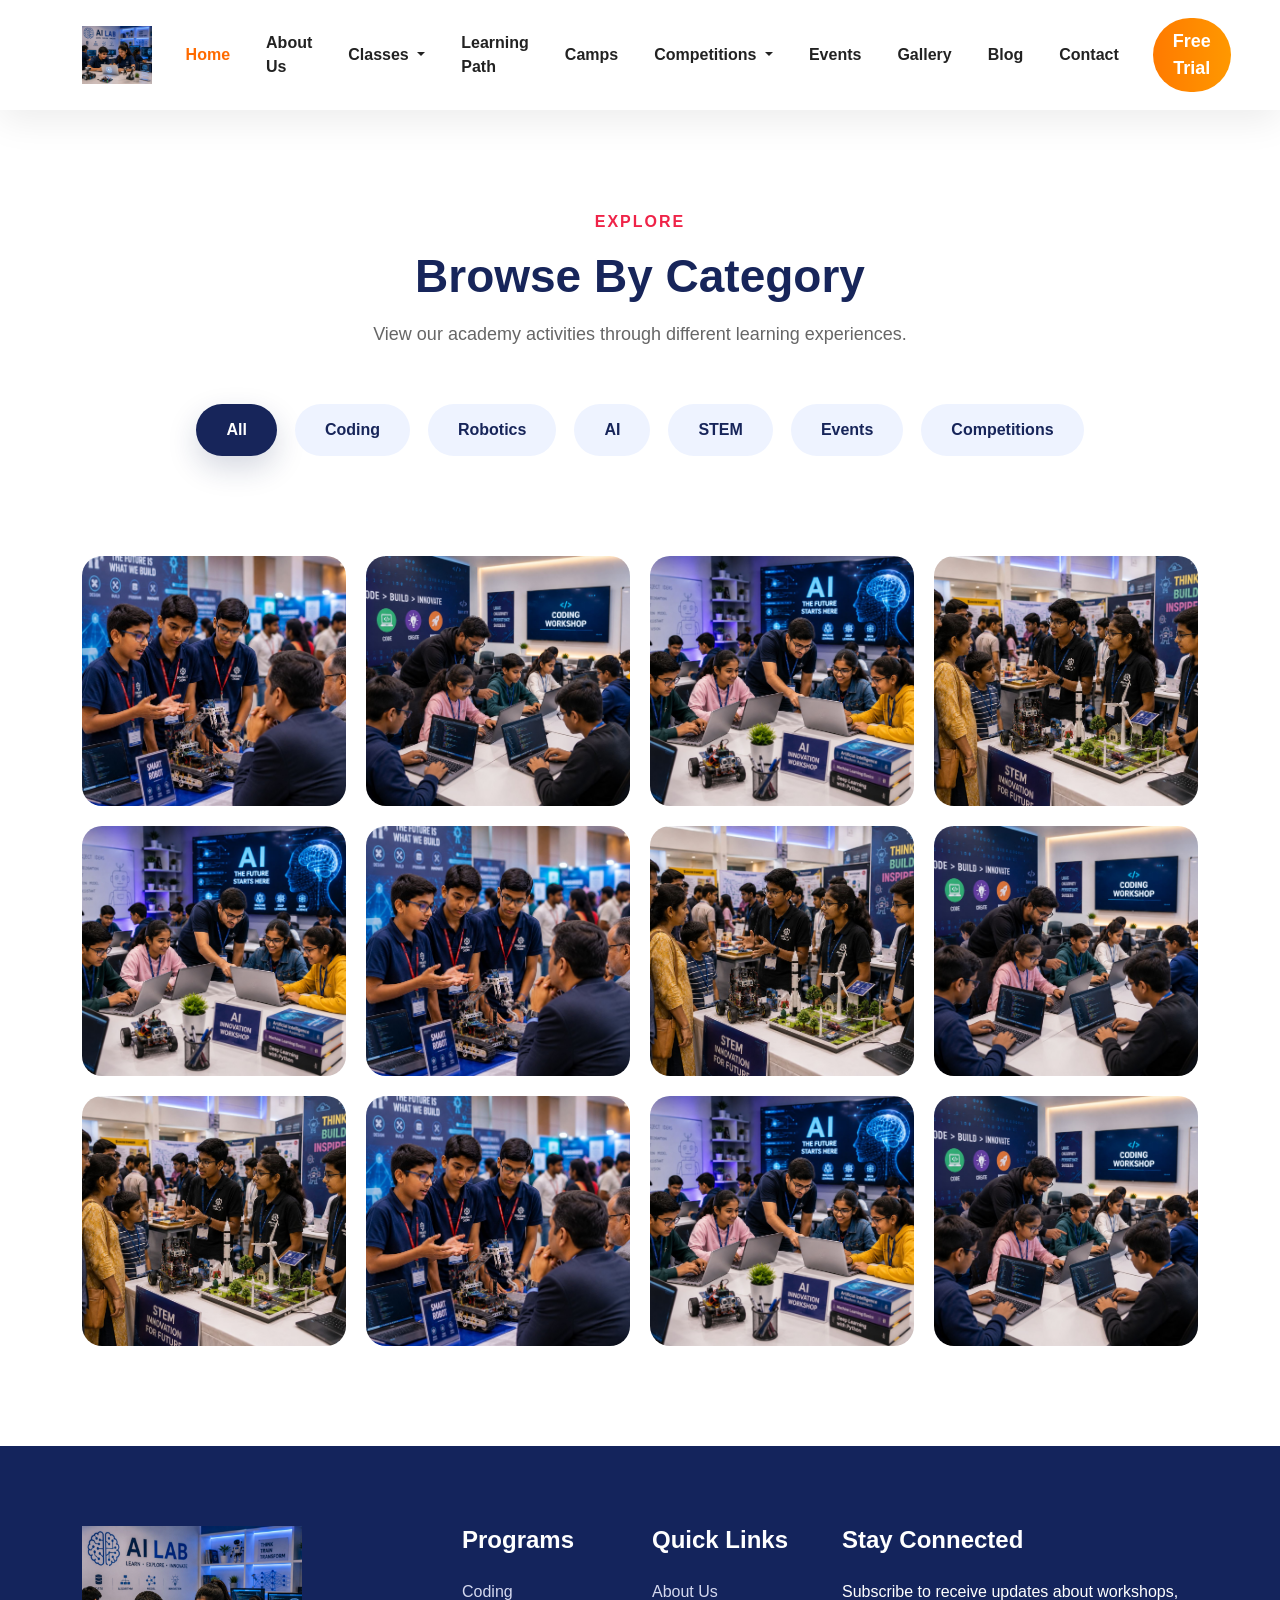
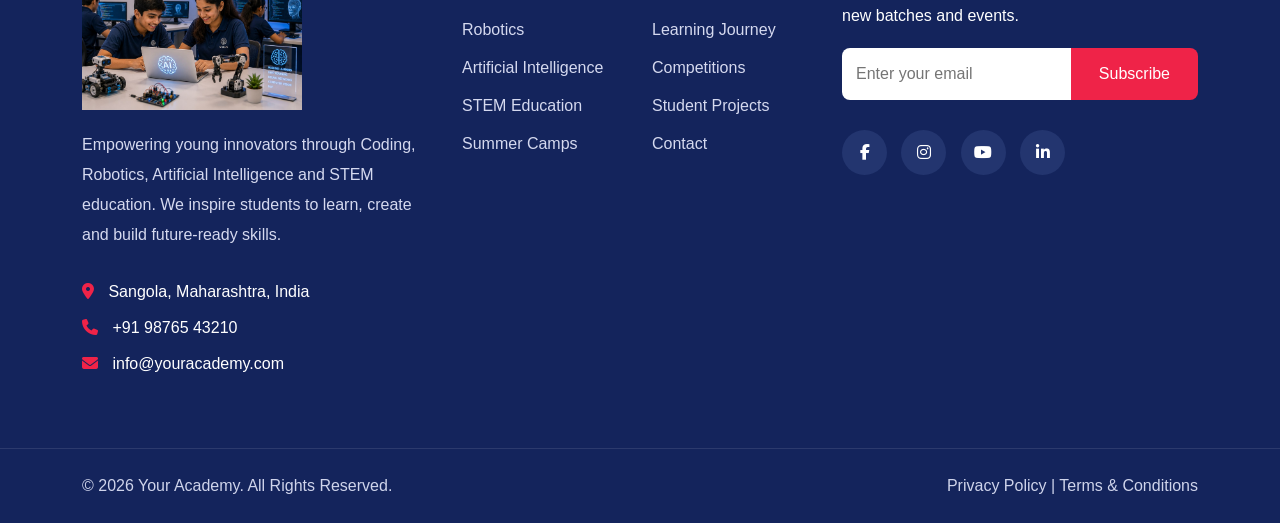
<file: gallery.html>
<!DOCTYPE html>
<html lang="en">

<head>
    <meta charset="UTF-8">
    <meta name="viewport" content="width=device-width, initial-scale=1.0">

    <title>Home Page</title>

    <!-- Bootstrap -->
    <link href="https://cdn.jsdelivr.net/npm/bootstrap@5.3.3/dist/css/bootstrap.min.css" rel="stylesheet">

    <link rel="stylesheet" href="https://cdnjs.cloudflare.com/ajax/libs/OwlCarousel2/2.3.4/assets/owl.carousel.min.css">

    <link rel="stylesheet" href="https://cdnjs.cloudflare.com/ajax/libs/OwlCarousel2/2.3.4/assets/owl.theme.default.min.css">

    <!-- Font Awesome -->
    <link rel="stylesheet" href="https://cdnjs.cloudflare.com/ajax/libs/font-awesome/6.6.0/css/all.min.css">

    <link rel="stylesheet" href="assets/css/style.css">
    <link rel="stylesheet" href="assets/css/gallery.css">

    <script src="https://code.jquery.com/jquery-3.7.1.min.js"></script>

    <script src="https://cdnjs.cloudflare.com/ajax/libs/OwlCarousel2/2.3.4/owl.carousel.min.js"></script>
</head>

<body>

   <!-- Navbar Start -->

<!--==================================
    NAVBAR START
===================================-->

<nav class="navbar navbar-expand-lg custom-navbar">

    <div class="container">

        <!-- Logo -->

        <a class="navbar-brand" href="index.html">

            <img src="images/ai-lab.jpeg" alt="Logo">

        </a>

        <!-- Mobile Toggle -->

        <button class="navbar-toggler"
                type="button"
                data-bs-toggle="collapse"
                data-bs-target="#mainNavbar">

            <span class="navbar-toggler-icon"></span>

        </button>

        <!-- Menu -->

        <div class="collapse navbar-collapse justify-content-end"
             id="mainNavbar">

            <ul class="navbar-nav align-items-lg-center">

                <!-- Home -->

                <li class="nav-item">

                    <a class="nav-link active"
                       href="index.html">

                        Home

                    </a>

                </li>

                <!-- About -->

                <li class="nav-item">

                    <a class="nav-link"
                       href="about-us.html">

                        About Us

                    </a>

                </li>

                <!-- Classes -->
                <!--==============================
                    Classes Dropdown
                ===============================-->

                <li class="nav-item dropdown custom-menu">

                    <a class="nav-link dropdown-toggle"
                       href="#"
                       data-bs-toggle="dropdown">

                        Classes

                    </a>

                    <div class="dropdown-menu mega-dropdown">

                        <div class="dropdown-title">

                            Explore Our Classes

                        </div>

                        <a href="coding-classes.html" class="mega-item">

                            <div class="mega-icon">

                                <i class="fa-solid fa-code"></i>

                            </div>

                            <div class="mega-content">

                                <h6>Coding</h6>

                                <p>Scratch • Python • Java • Web Development</p>

                            </div>

                        </a>

                        <a href="lego-robotics.html" class="mega-item">

                            <div class="mega-icon">

                                <i class="fa-solid fa-robot"></i>

                            </div>

                            <div class="mega-content">

                                <h6>LEGO Robotics</h6>

                                <p>Build • Program • Compete</p>

                            </div>

                        </a>

                        <a href="artificial-intelligence.html" class="mega-item">

                            <div class="mega-icon">

                                <i class="fa-solid fa-brain"></i>

                            </div>

                            <div class="mega-content">

                                <h6>Artificial Intelligence</h6>

                                <p>AI • Machine Learning • Generative AI</p>

                            </div>

                        </a>

                        <a href="stem.html" class="mega-item">

                            <div class="mega-icon">

                                <i class="fa-solid fa-microchip"></i>

                            </div>

                            <div class="mega-content">

                                <h6>STEM Education</h6>

                                <p>Science • Engineering • Technology • Math</p>

                            </div>

                        </a>

                    </div>

                </li>



                <!-- Learning Path -->

                <li class="nav-item">

                    <a class="nav-link"
                       href="learning-path.html">

                        Learning Path

                    </a>

                </li>

                <!-- Camps -->

                <li class="nav-item">

                    <a class="nav-link"
                       href="camps.html">

                        Camps

                    </a>

                </li>

                <!-- Competitions -->

               <!--==============================
                    Competitions Dropdown
                ===============================-->

                <li class="nav-item dropdown custom-menu">

                    <a class="nav-link dropdown-toggle"
                       href="#"
                       data-bs-toggle="dropdown">

                        Competitions

                    </a>

                    <div class="dropdown-menu mega-dropdown">

                        <div class="dropdown-title">
                            Upcoming Competitions
                        </div>

                        <a href="coding-competition.html" class="mega-item">

                            <div class="mega-icon">
                                <i class="fa-solid fa-laptop-code"></i>
                            </div>

                            <div class="mega-content">
                                <h6>Coding Championship</h6>
                                <p>Problem Solving • Programming</p>
                            </div>

                        </a>

                        <a href="lego-competition.html" class="mega-item">

                            <div class="mega-icon">
                                <i class="fa-solid fa-robot"></i>
                            </div>

                            <div class="mega-content">
                                <h6>LEGO Robotics Challenge</h6>
                                <p>Build • Code • Innovation</p>
                            </div>

                        </a>

                        <a href="ai-challenge.html" class="mega-item">

                            <div class="mega-icon">
                                <i class="fa-solid fa-brain"></i>
                            </div>

                            <div class="mega-content">
                                <h6>AI Innovation Challenge</h6>
                                <p>AI Solutions • Creativity</p>
                            </div>

                        </a>

                        <a href="stem-olympiad.html" class="mega-item">

                            <div class="mega-icon">
                                <i class="fa-solid fa-trophy"></i>
                            </div>

                            <div class="mega-content">
                                <h6>STEM Olympiad</h6>
                                <p>Science • Robotics • Engineering</p>
                            </div>

                        </a>

                    </div>

                </li>

                <!-- Events -->

                <li class="nav-item">

                    <a class="nav-link"
                       href="events.html">

                        Events

                    </a>

                </li>

                <!-- Gallery -->

                <li class="nav-item">

                    <a class="nav-link"
                       href="gallery.html">

                        Gallery

                    </a>

                </li>

                <!-- Blog -->

                <li class="nav-item">

                    <a class="nav-link"
                       href="blogs.html">

                        Blog

                    </a>

                </li>

                <!-- Contact -->

                <li class="nav-item">

                    <a class="nav-link"
                       href="contact-us.html">

                        Contact

                    </a>

                </li>

                <!-- Button -->

                <li class="nav-item ms-lg-3">

                    <button class="theme-btn trial-btn" data-bs-toggle="modal" data-bs-target="#freeTrialModal">

                        Free Trial

                    </button>

                </li>

            </ul>

        </div>

    </div>

</nav>

<!--==================================
    NAVBAR END
===================================-->


<!--==================================
FILTER BUTTONS
===================================-->

<section class="gallery-filter-section" id="gallery">

    <div class="container">

        <div class="section-heading text-center">

            <span>

                EXPLORE

            </span>

            <h2>

                Browse By Category

            </h2>

            <p>

                View our academy activities through different
                learning experiences.

            </p>

        </div>

        <div class="gallery-filter">

            <button class="active"
            data-filter="all">

                All

            </button>

            <button
            data-filter="coding">

                Coding

            </button>

            <button
            data-filter="robotics">

                Robotics

            </button>

            <button
            data-filter="ai">

                AI

            </button>

            <button
            data-filter="stem">

                STEM

            </button>

            <button
            data-filter="events">

                Events

            </button>

            <button
            data-filter="competition">

                Competitions

            </button>

        </div>

    </div>

</section>

<!--==================================
GALLERY GRID
===================================-->

<section class="gallery-section">

    <div class="container">

        <div class="gallery-grid">

            <!-- 1 -->

            <div class="gallery-item coding">

                <img src="images/gallery1.jpeg">

                <div class="gallery-overlay">

                    <h4>Coding Workshop</h4>

                </div>

            </div>

            <!-- 2 -->

            <div class="gallery-item robotics">

                <img src="images/gallery2.jpeg">

                <div class="gallery-overlay">

                    <h4>Robotics Lab</h4>

                </div>

            </div>

            <!-- 3 -->

            <div class="gallery-item ai">

                <img src="images/gallery3.jpeg">

                <div class="gallery-overlay">

                    <h4>AI Workshop</h4>

                </div>

            </div>

            <!-- 4 -->

            <div class="gallery-item stem">

                <img src="images/gallery4.jpeg">

                <div class="gallery-overlay">

                    <h4>STEM Projects</h4>

                </div>

            </div>

            <!-- 5 -->

            <div class="gallery-item events">

                <img src="images/gallery3.jpeg">

                <div class="gallery-overlay">

                    <h4>Tech Event</h4>

                </div>

            </div>

            <!-- 6 -->

            <div class="gallery-item competition">

                <img src="images/gallery1.jpeg">

                <div class="gallery-overlay">

                    <h4>Competition</h4>

                </div>

            </div>

            <!-- 7 -->

            <div class="gallery-item coding">

                <img src="images/gallery4.jpeg">

                <div class="gallery-overlay">

                    <h4>Programming Class</h4>

                </div>

            </div>

            <!-- 8 -->

            <div class="gallery-item robotics">

                <img src="images/gallery2.jpeg">

                <div class="gallery-overlay">

                    <h4>Robot Assembly</h4>

                </div>

            </div>

            <!-- 9 -->

            <div class="gallery-item ai">

                <img src="images/gallery4.jpeg">

                <div class="gallery-overlay">

                    <h4>Machine Learning</h4>

                </div>

            </div>

            <!-- 10 -->

            <div class="gallery-item stem">

                <img src="images/gallery1.jpeg">

                <div class="gallery-overlay">

                    <h4>Science Fair</h4>

                </div>

            </div>

            <!-- 11 -->

            <div class="gallery-item events">

                <img src="images/gallery3.jpeg">

                <div class="gallery-overlay">

                    <h4>Workshop</h4>

                </div>

            </div>

            <!-- 12 -->

            <div class="gallery-item competition">

                <img src="images/gallery2.jpeg">

                <div class="gallery-overlay">

                    <h4>Award Ceremony</h4>

                </div>

            </div>

        </div>

    </div>

</section>

<!--==================================
LIGHTBOX
===================================-->

<div class="gallery-lightbox" id="galleryLightbox">

    <span class="close-lightbox">

        &times;

    </span>

    <img id="lightboxImage">

</div>

<!--====================================
FOOTER
=====================================-->

<footer class="footer">

    <div class="container">

        <div class="row gy-5">

            <!-- Company -->

            <div class="col-lg-4">

                <img src="images/ai-lab.jpeg" class="footer-logo" alt="">

                <p class="footer-about">

                    Empowering young innovators through Coding,
                    Robotics, Artificial Intelligence and STEM
                    education. We inspire students to learn,
                    create and build future-ready skills.

                </p>

                <div class="footer-contact">

                    <p>
                        <i class="fa-solid fa-location-dot"></i>
                        Sangola, Maharashtra, India
                    </p>

                    <p>
                        <i class="fa-solid fa-phone"></i>
                        +91 98765 43210
                    </p>

                    <p>
                        <i class="fa-solid fa-envelope"></i>
                        info@youracademy.com
                    </p>

                </div>

            </div>

            <!-- Programs -->

            <div class="col-lg-2 col-md-6">

                <h4>Programs</h4>

                <ul>

                    <li><a href="#">Coding</a></li>

                    <li><a href="#">Robotics</a></li>

                    <li><a href="#">Artificial Intelligence</a></li>

                    <li><a href="#">STEM Education</a></li>

                    <li><a href="#">Summer Camps</a></li>

                </ul>

            </div>

            <!-- Quick Links -->

            <div class="col-lg-2 col-md-6">

                <h4>Quick Links</h4>

                <ul>

                    <li><a href="#">About Us</a></li>

                    <li><a href="#">Learning Journey</a></li>

                    <li><a href="#">Competitions</a></li>

                    <li><a href="#">Student Projects</a></li>

                    <li><a href="#">Contact</a></li>

                </ul>

            </div>

            <!-- Newsletter -->

            <div class="col-lg-4">

                <h4>Stay Connected</h4>

                <p class="newsletter-text">

                    Subscribe to receive updates about
                    workshops, new batches and events.

                </p>

                <form class="newsletter">

                    <input
                        type="email"
                        placeholder="Enter your email">

                    <button>

                        Subscribe

                    </button>

                </form>

                <div class="social-icons">

                    <a href="#"><i class="fab fa-facebook-f"></i></a>

                    <a href="#"><i class="fab fa-instagram"></i></a>

                    <a href="#"><i class="fab fa-youtube"></i></a>

                    <a href="#"><i class="fab fa-linkedin-in"></i></a>

                </div>

            </div>

        </div>

    </div>

    <div class="footer-bottom">

        <div class="container">

            <div class="row">

                <div class="col-md-6">

                    © 2026 Your Academy. All Rights Reserved.

                </div>

                <div class="col-md-6 text-md-end">

                    Privacy Policy |
                    Terms &
                    Conditions

                </div>

            </div>

        </div>

    </div>

</footer>

<!-- =========================================
        FREE TRIAL MODAL (HTML ONLY)
========================================== -->

<div class="modal fade" id="freeTrialModal" tabindex="-1" aria-hidden="true">

    <div class="modal-dialog modal-xl modal-dialog-centered">

        <div class="modal-content trial-modal">

            <!-- Close Button -->

            <button type="button"
                    class="btn-close trial-close"
                    data-bs-dismiss="modal"
                    aria-label="Close"></button>

            <div class="modal-body p-0">

                <div class="row g-0">

                    <!--==================================
                            LEFT SIDE
                    ===================================-->

                    <div class="col-lg-5">

                        <div class="trial-left">

                            <span class="trial-tag">

                                FREE TRIAL

                            </span>

                            <h2>

                                Book Your FREE Coding Trial Class

                            </h2>

                            <p>

                                Experience fun, interactive coding sessions with expert mentors.

                            </p>

                            <ul class="trial-list">

                                <li>

                                    <i class="fa-solid fa-circle-check"></i>

                                    Expert Mentors

                                </li>

                                <li>

                                    <i class="fa-solid fa-circle-check"></i>

                                    Hands-on Practical Learning

                                </li>

                                <li>

                                    <i class="fa-solid fa-circle-check"></i>

                                    Small Batch Size

                                </li>

                                <li>

                                    <i class="fa-solid fa-circle-check"></i>

                                    Live Coding Sessions

                                </li>

                                <li>

                                    <i class="fa-solid fa-circle-check"></i>

                                    Project-Based Learning

                                </li>

                                <li>

                                    <i class="fa-solid fa-circle-check"></i>

                                    Completion Certificate

                                </li>

                            </ul>

                            <!-- Illustration -->

                            

                        </div>

                    </div>

                    <!--==================================
                            RIGHT SIDE
                    ===================================-->

                    <div class="col-lg-7">

                        <div class="trial-form">

                            <h3>

                                Start Your Free Trial

                            </h3>

                            <p class="mb-4">

                                Fill in your details and our team will contact you within 24 hours.

                            </p>

                            <form id="trialForm">

                                <div class="row">

                                    <!-- First Name -->

                                    <div class="col-md-6 mb-3">

                                        <label class="form-label">

                                            First Name <span>*</span>

                                        </label>

                                        <input type="text"
                                               class="form-control"
                                               placeholder="First Name"
                                               required>

                                    </div>

                                    <!-- Last Name -->

                                    <div class="col-md-6 mb-3">

                                        <label class="form-label">

                                            Last Name <span>*</span>

                                        </label>

                                        <input type="text"
                                               class="form-control"
                                               placeholder="Last Name"
                                               required>

                                    </div>


                                    <!-- Mobile -->

                                    <div class="col-md-6 mb-3">

                                        <label class="form-label">

                                            Mobile Number <span>*</span>

                                        </label>

                                        <input type="tel"
                                               class="form-control"
                                               placeholder="Mobile Number"
                                               required>

                                    </div>

                                    

                                    <!-- Course -->

                                    <div class="col-md-6 mb-3">

                                        <label class="form-label">

                                            Select Course <span>*</span>

                                        </label>

                                        <select class="form-select">

                                            <option>Coding</option>

                                            <option>LEGO Robotics</option>

                                            <option>Artificial Intelligence</option>

                                            <option>STEM Education</option>

                                        </select>

                                    </div>

                                   

                                    <!-- Message -->

                                    <div class="col-12 mb-3">

                                        <label class="form-label">

                                            Message

                                        </label>

                                        <textarea class="form-control"
                                                  rows="4"
                                                  placeholder="Write your message..."></textarea>

                                    </div>

                                    <!-- Checkbox -->

                                    <div class="col-12 mb-4">

                                        <div class="form-check">

                                            <input class="form-check-input"
                                                   type="checkbox"
                                                   id="agree">

                                            <label class="form-check-label"
                                                   for="agree">

                                                I agree to receive updates regarding classes, workshops.

                                            </label>

                                        </div>

                                    </div>

                                    <!-- Button -->

                                    <div class="col-12 text-center">

                                        <button type="submit"
                                                class="trial-btn">

                                            Book Free Trial

                                        </button>

                                    </div>

                                    <!-- Note -->

                                    <div class="col-12 mt-3 text-center">

                                        <small>

                                            <i class="fa-solid fa-shield-halved"></i>

                                            Your information is secure and will only be used to contact you regarding your free trial class.

                                        </small>

                                    </div>

                                </div>

                            </form>

                        </div>

                    </div>

                </div>

            </div>

        </div>

    </div>

</div>

    <script src="https://cdn.jsdelivr.net/npm/bootstrap@5.3.3/dist/js/bootstrap.bundle.min.js"></script>

    <script src="assets/js/main.js"></script>

</body>

</html>
</file>
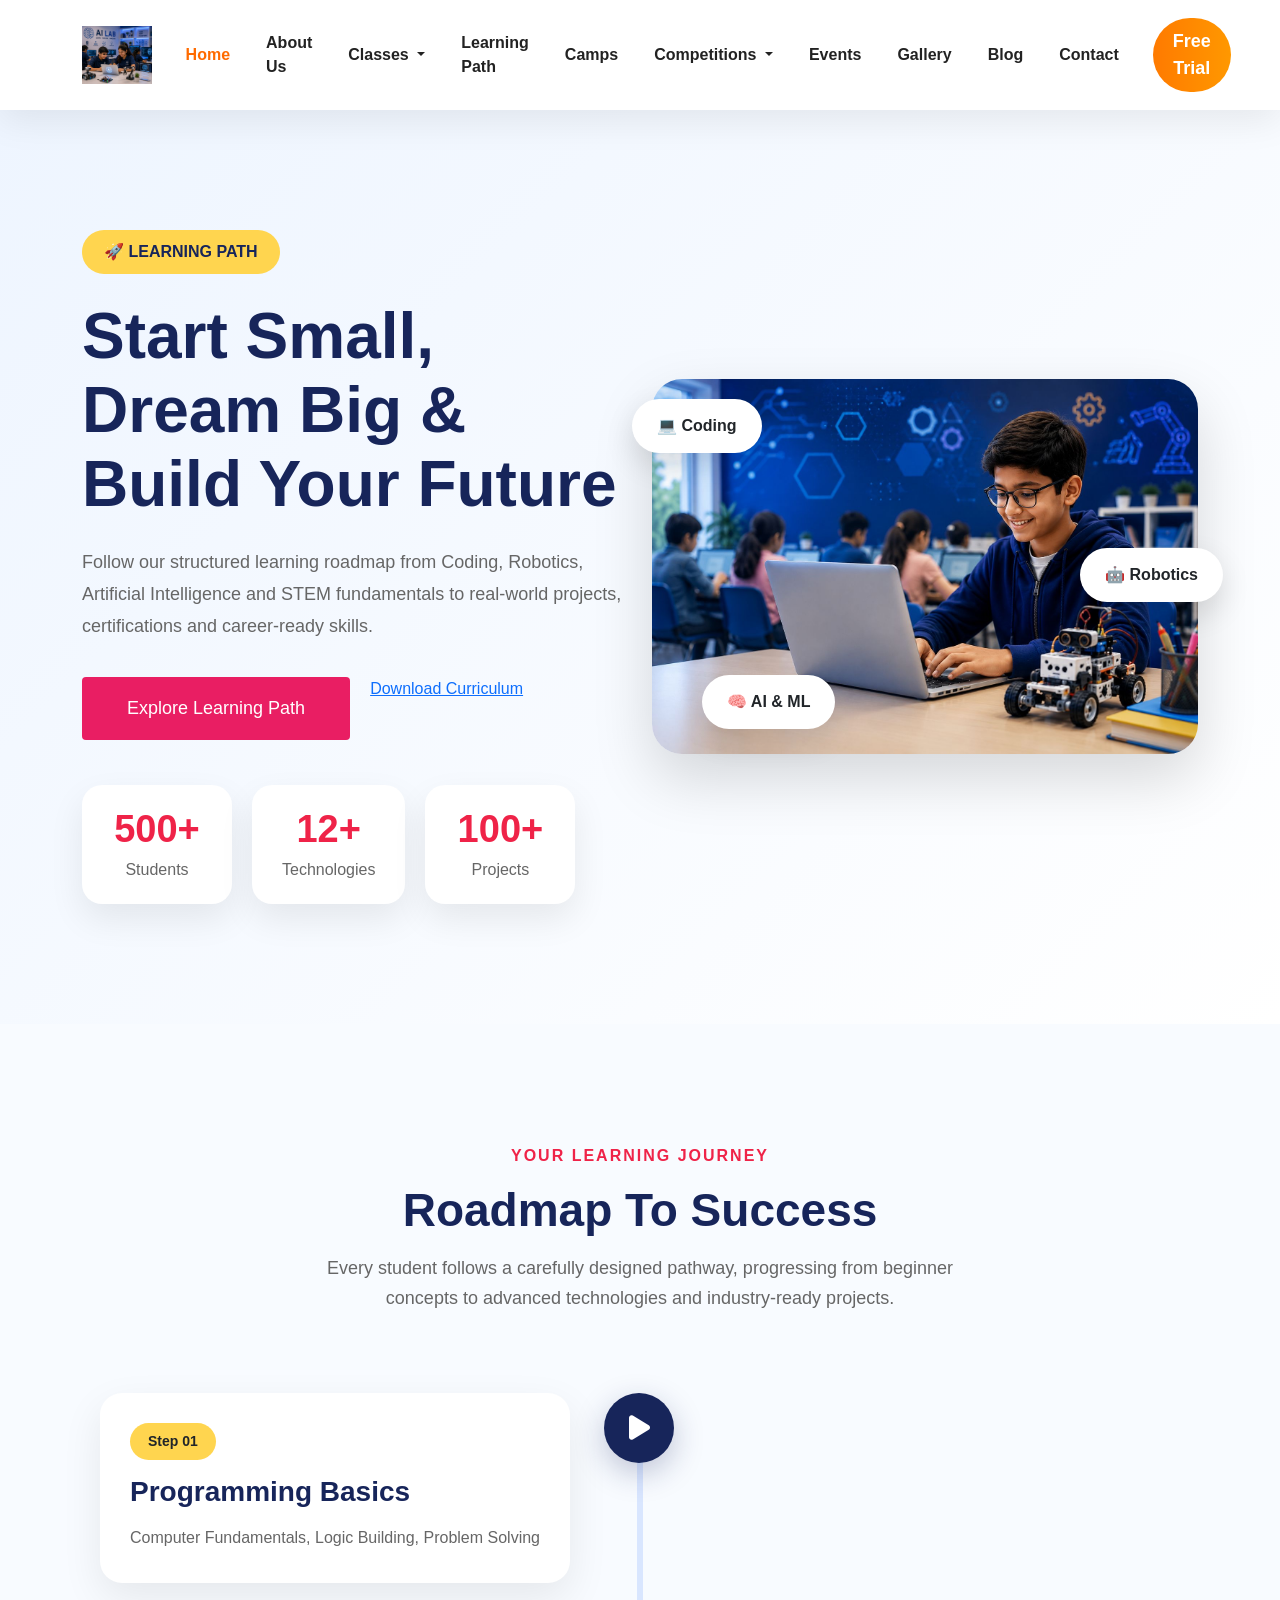
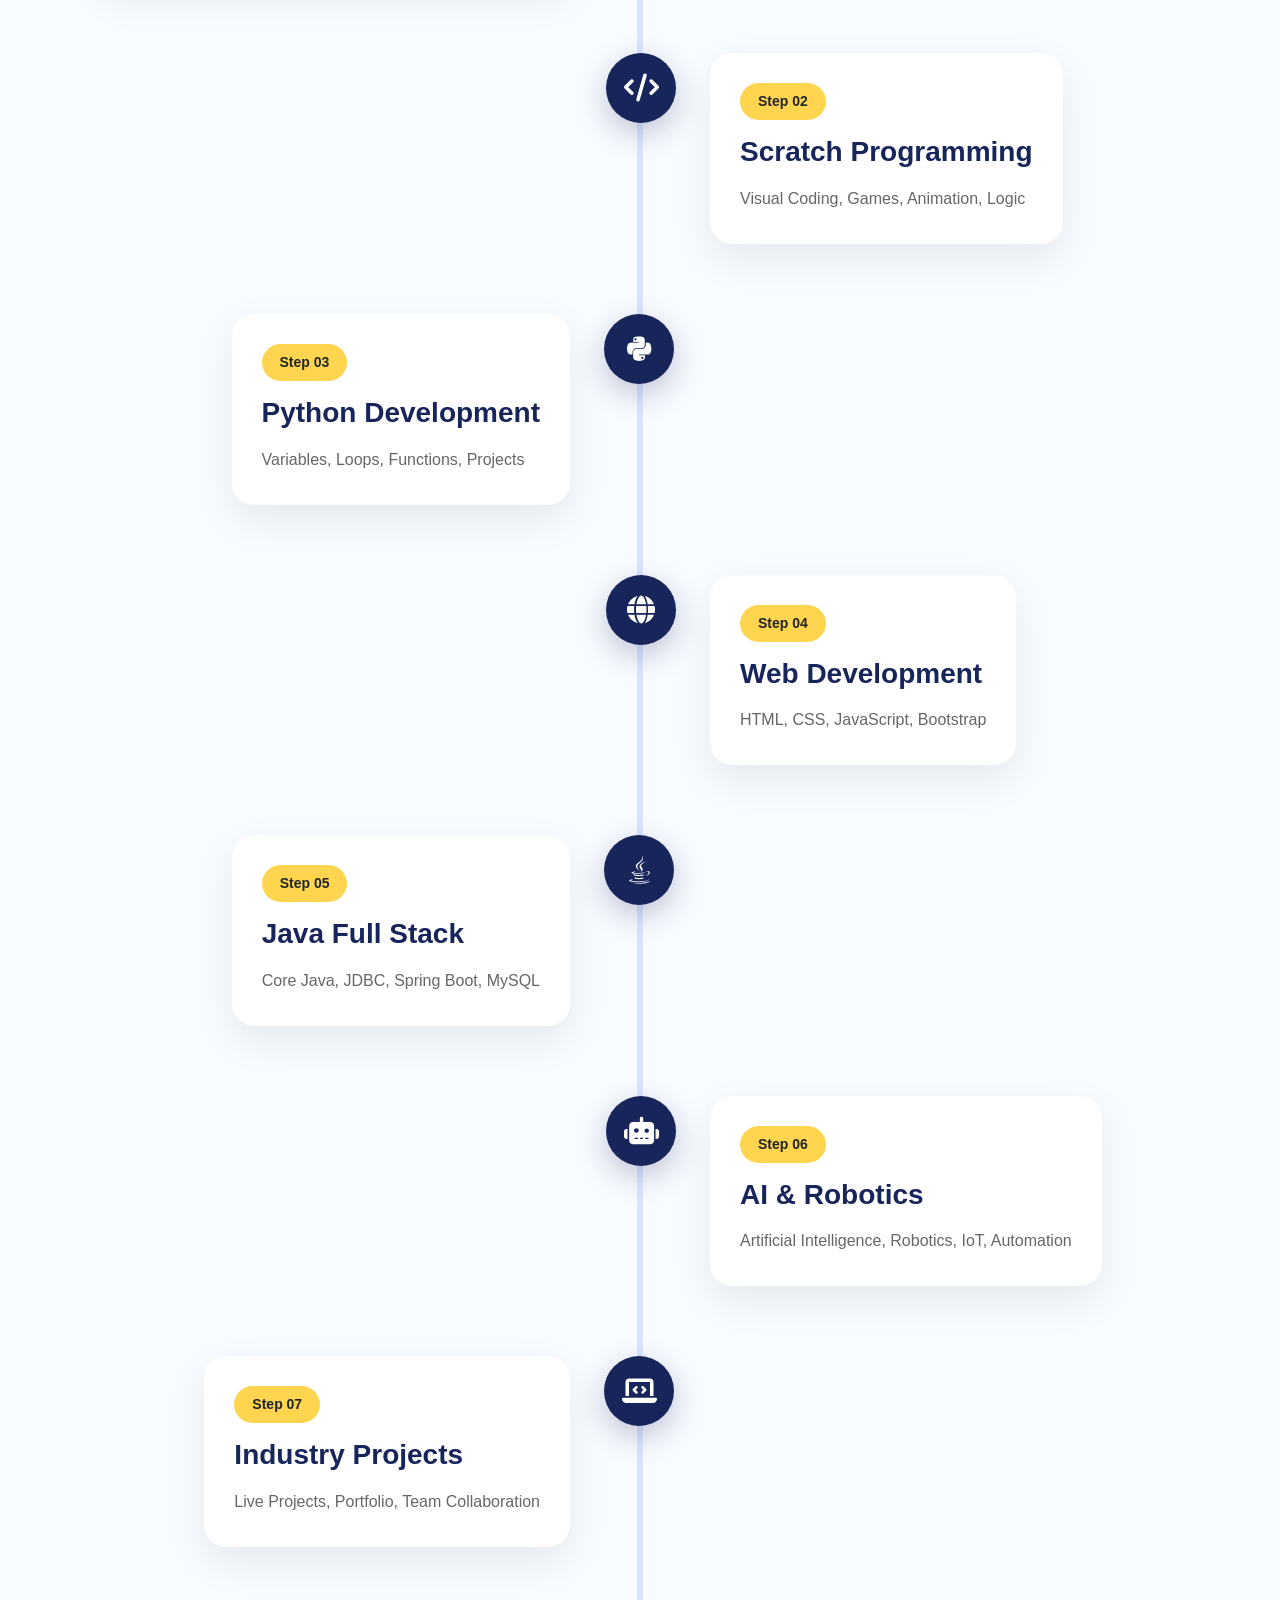
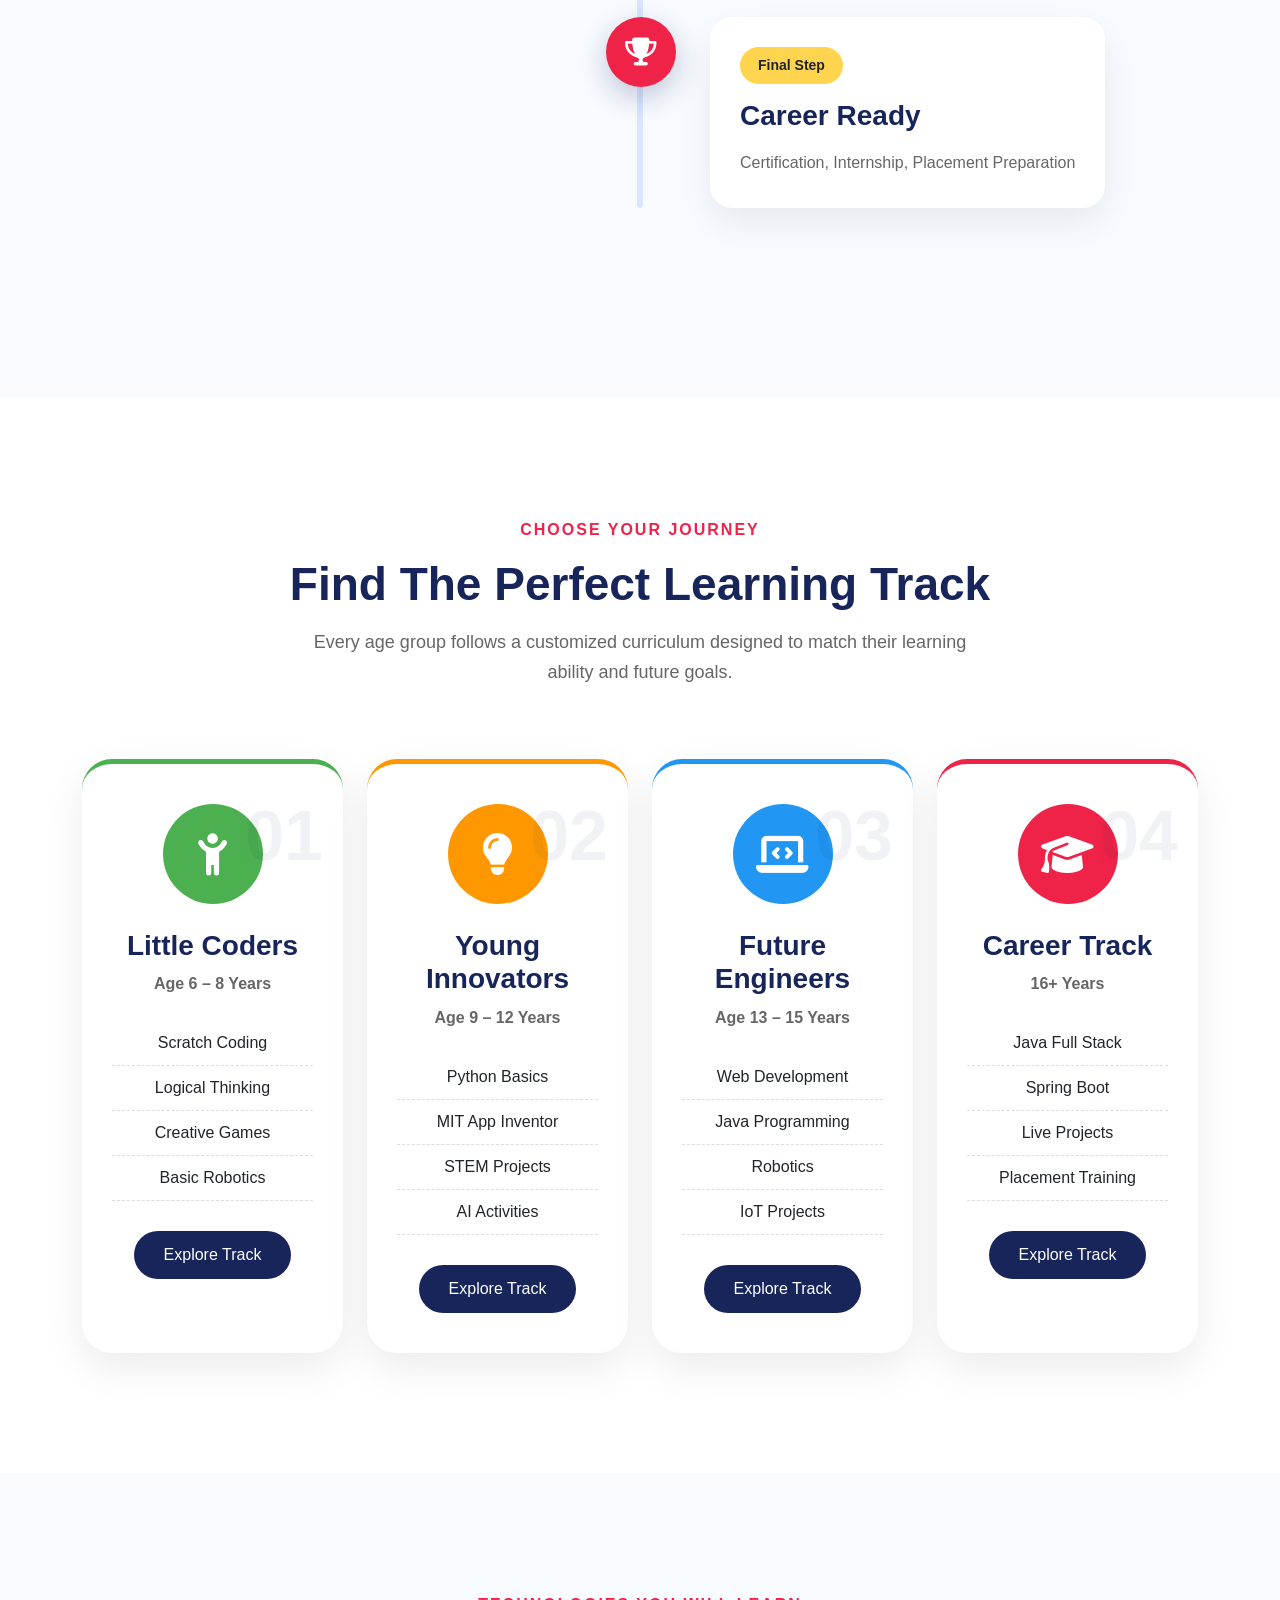
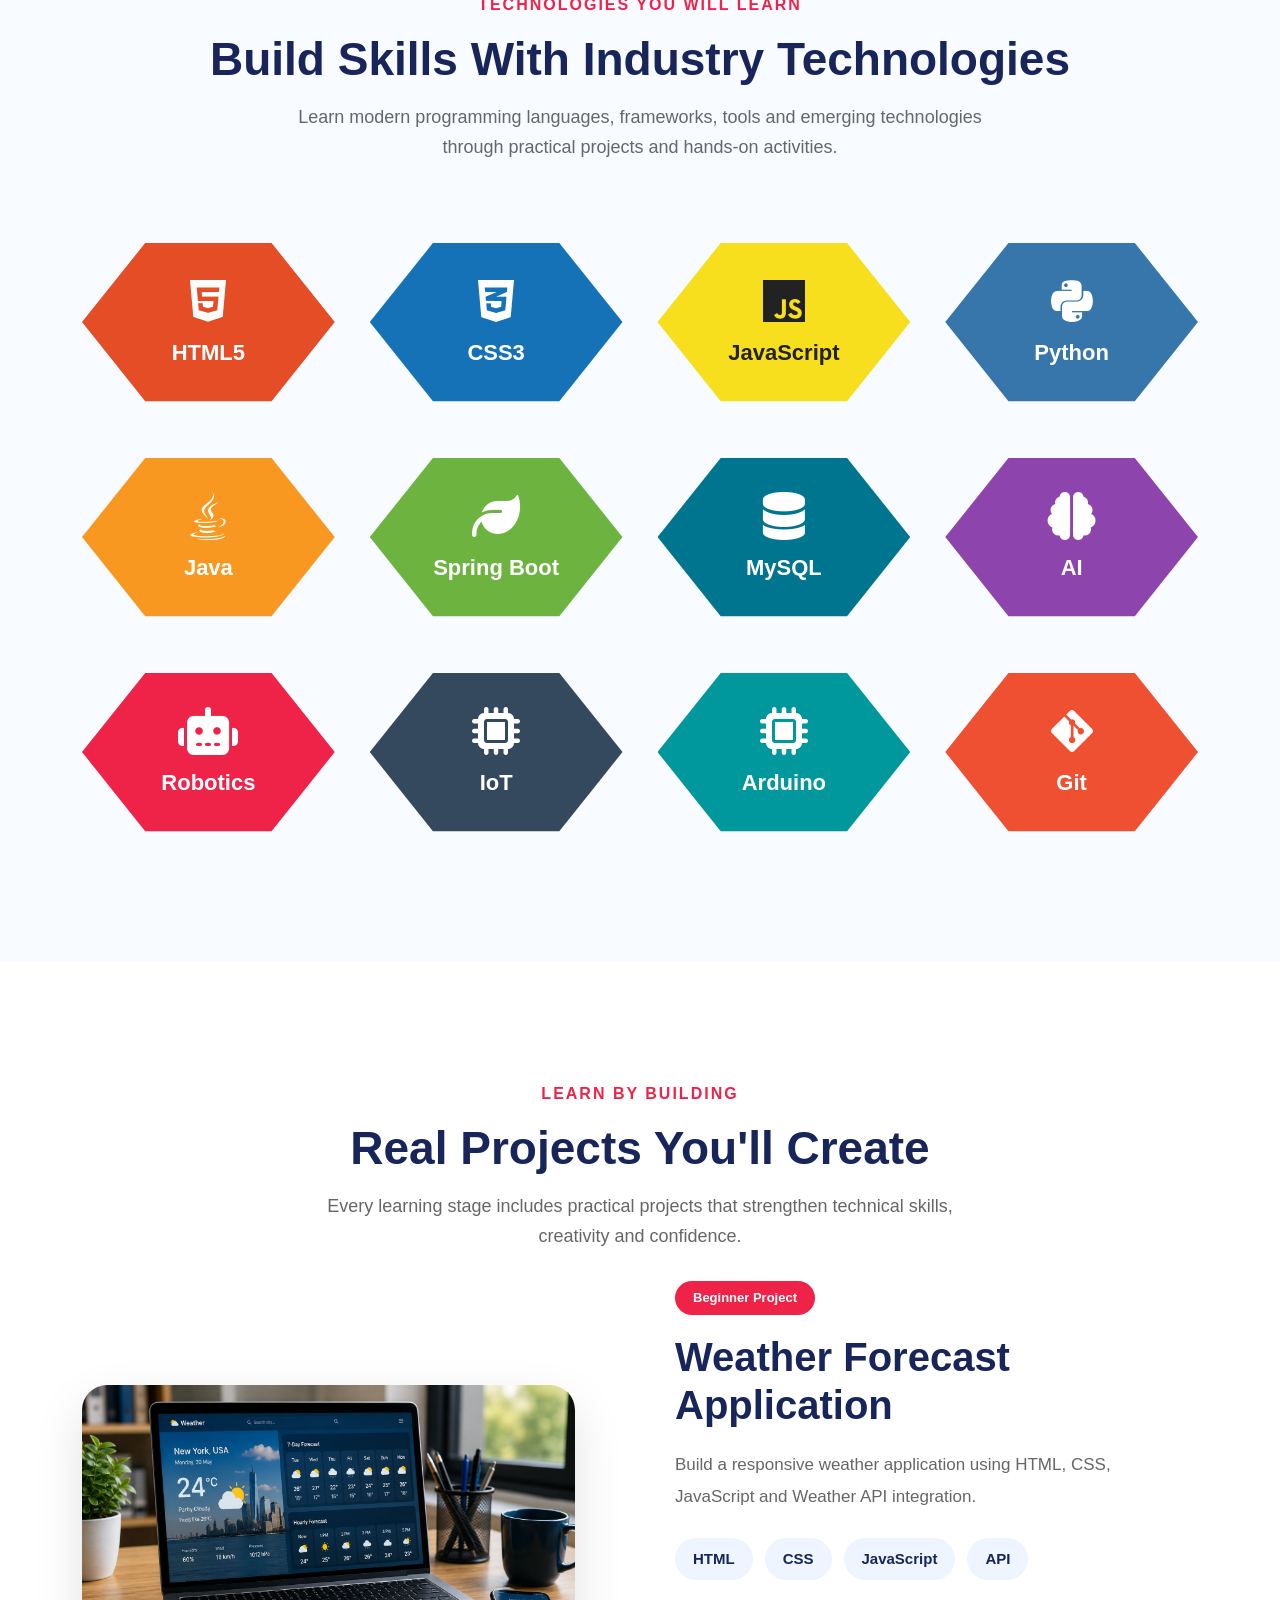
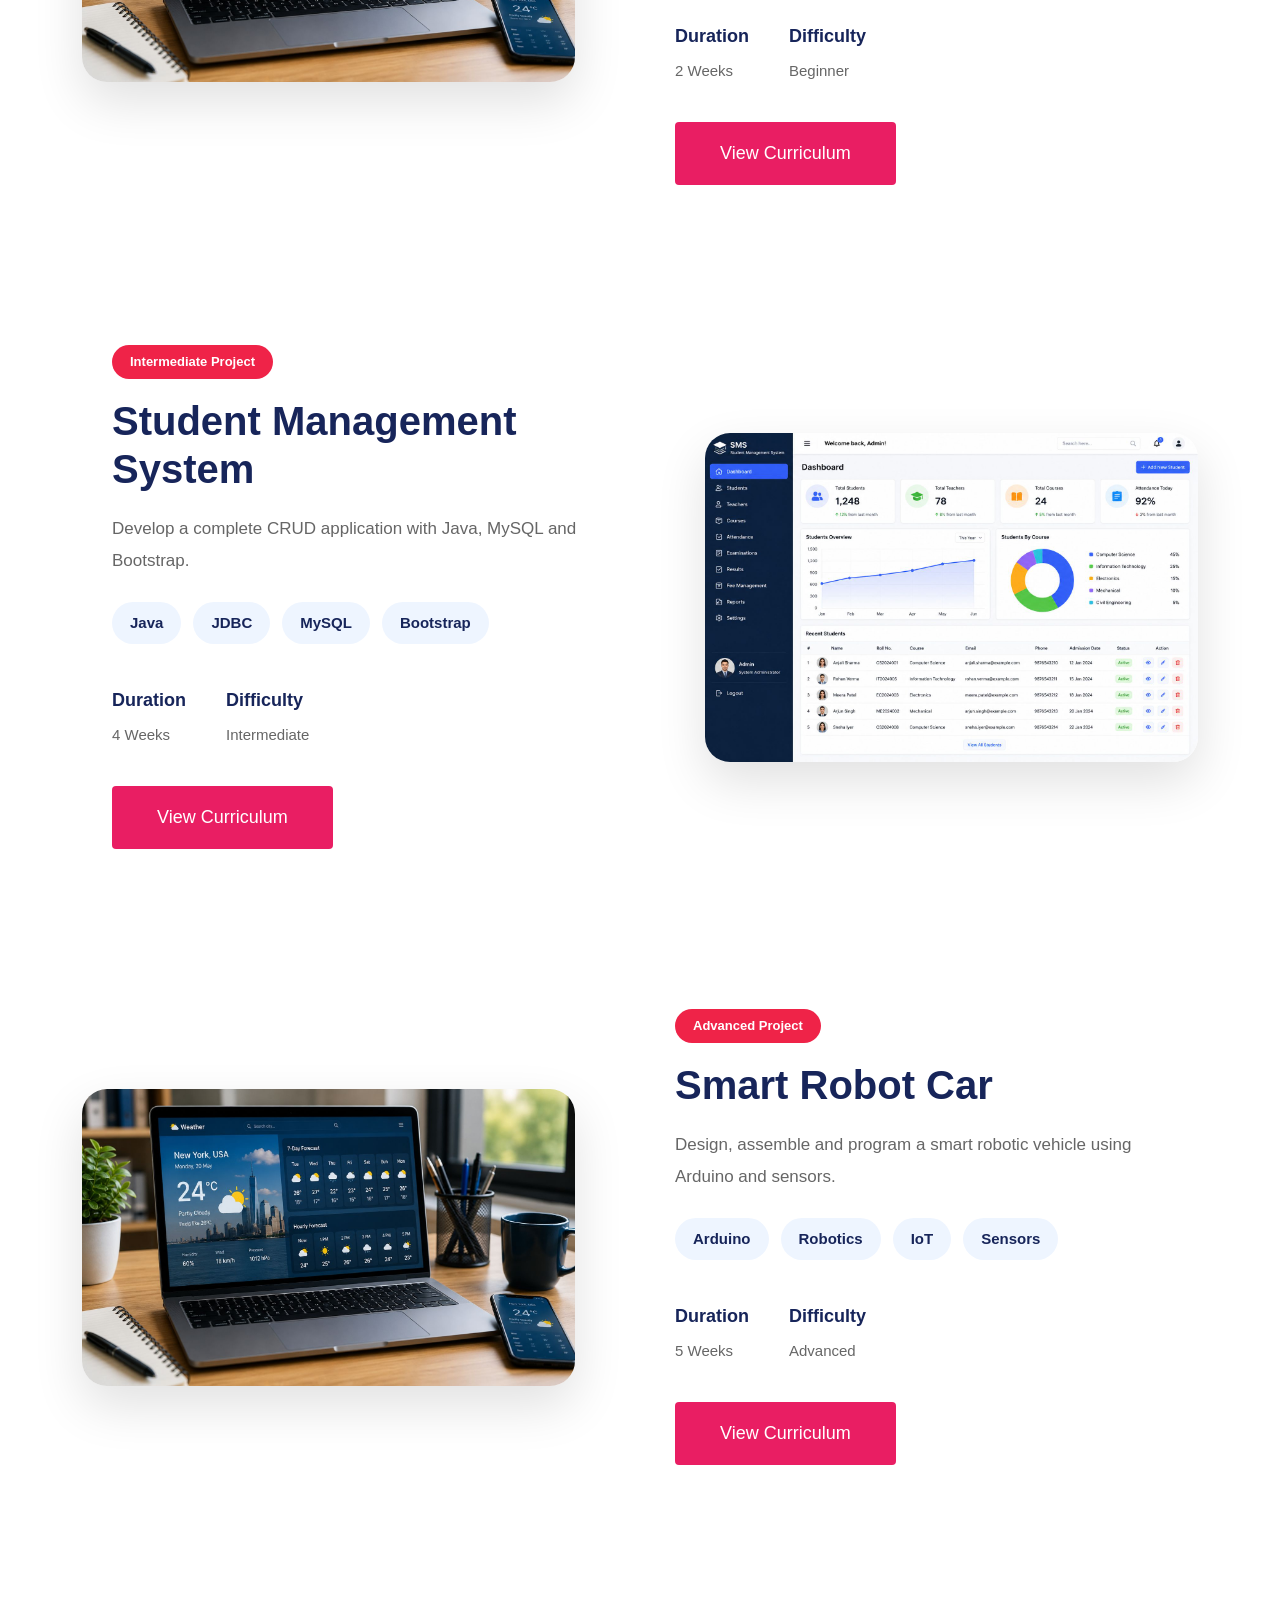
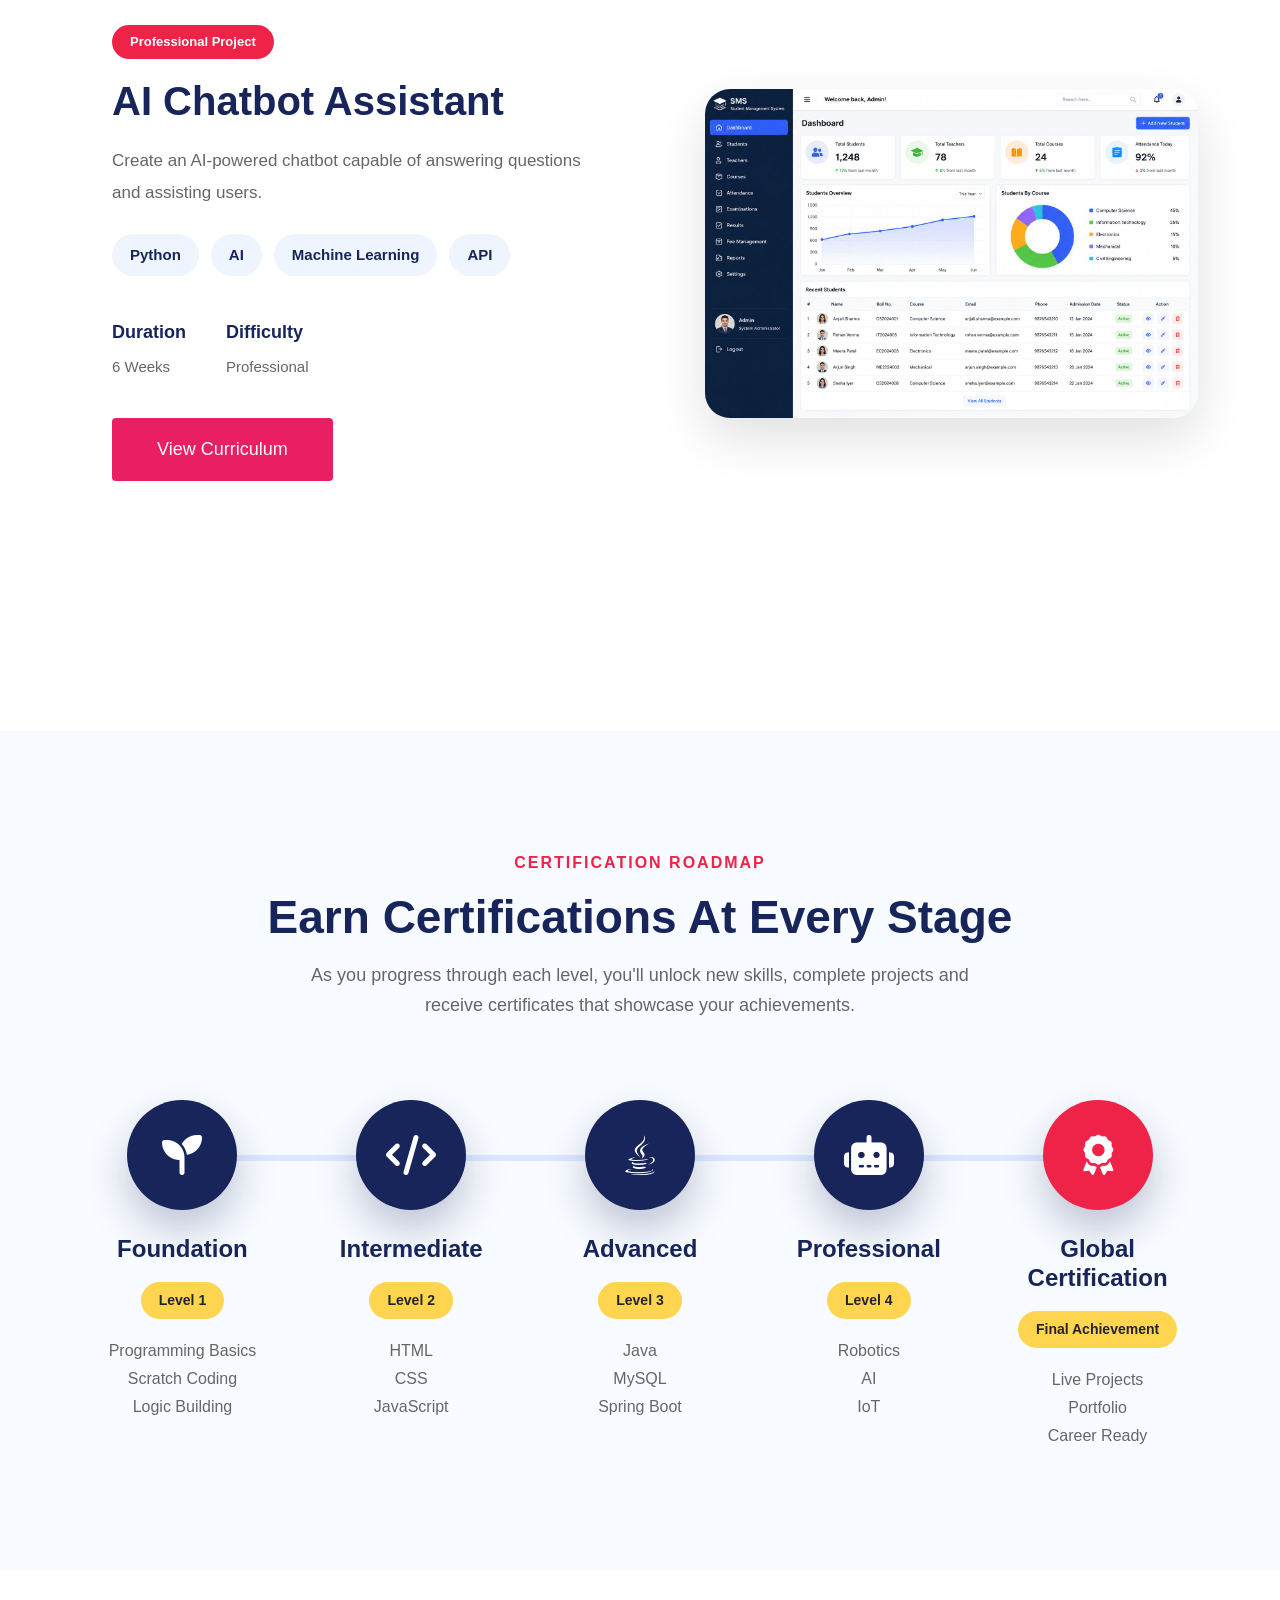
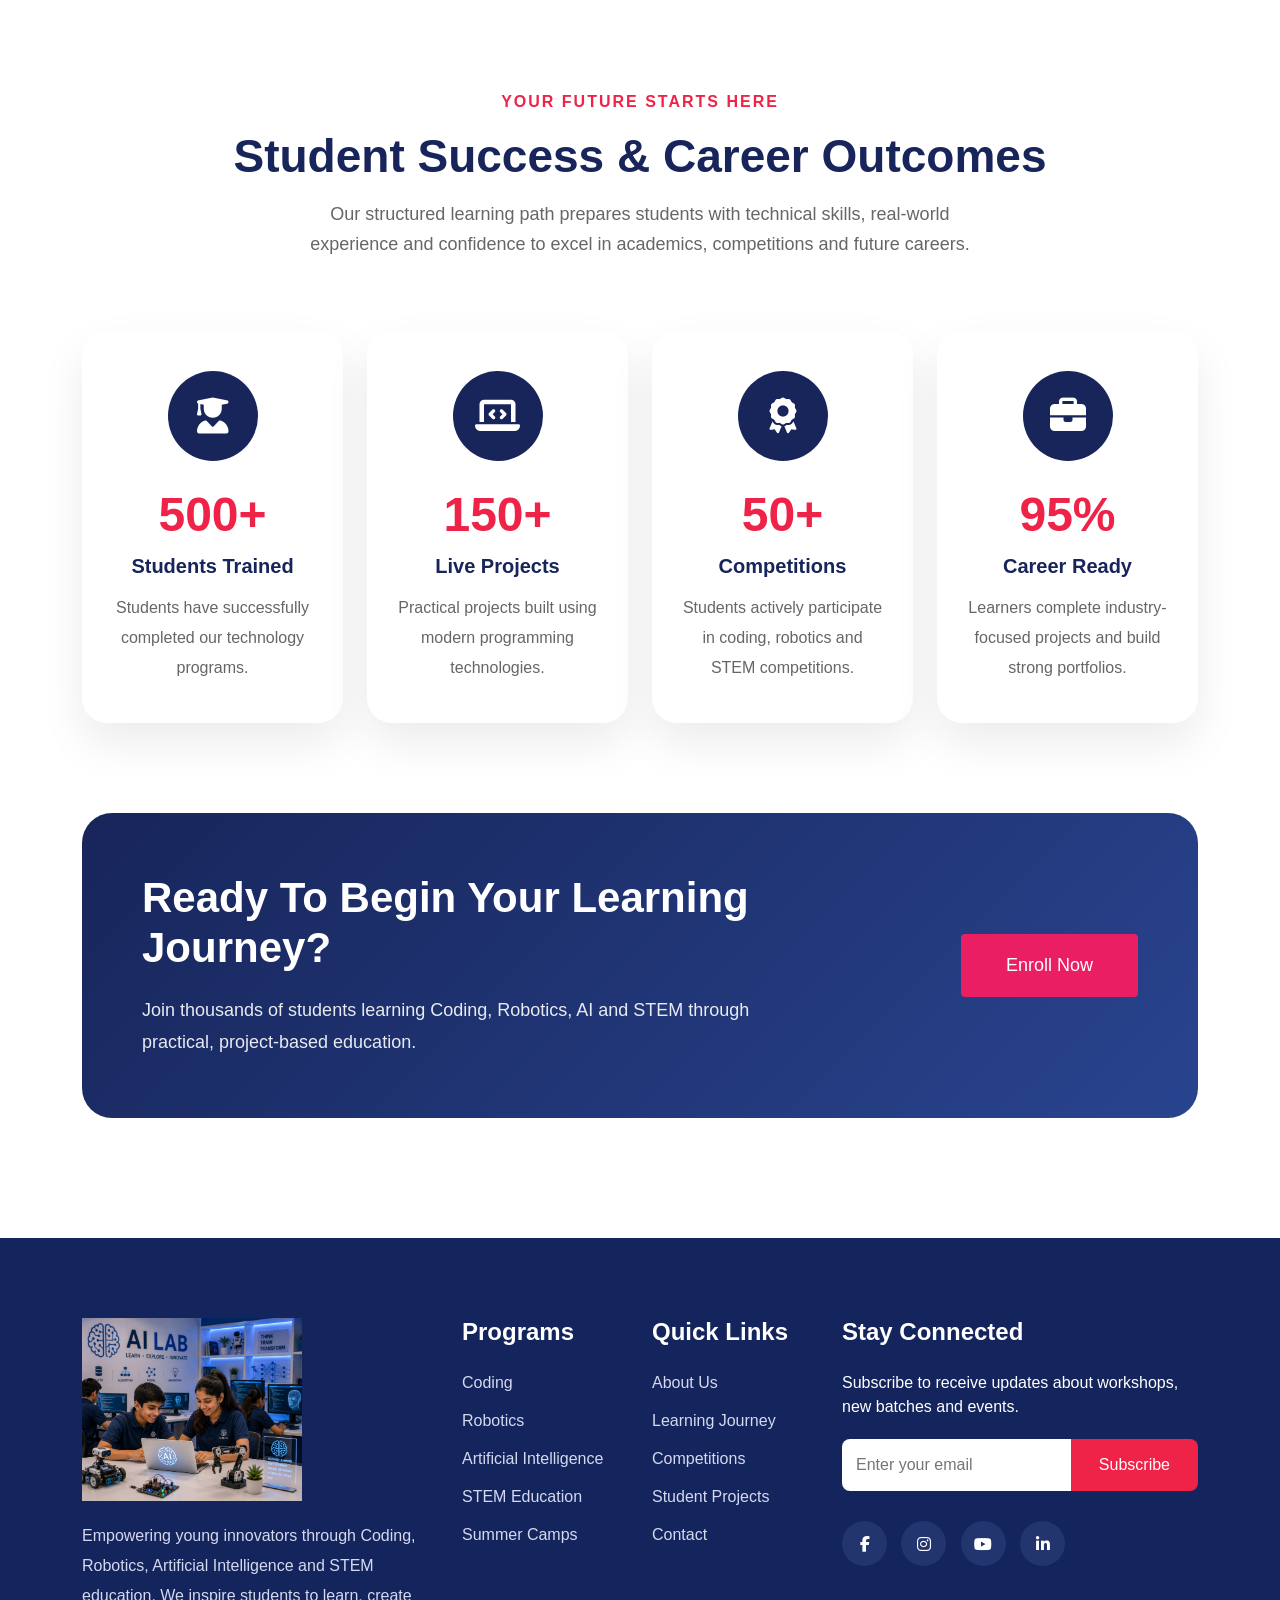
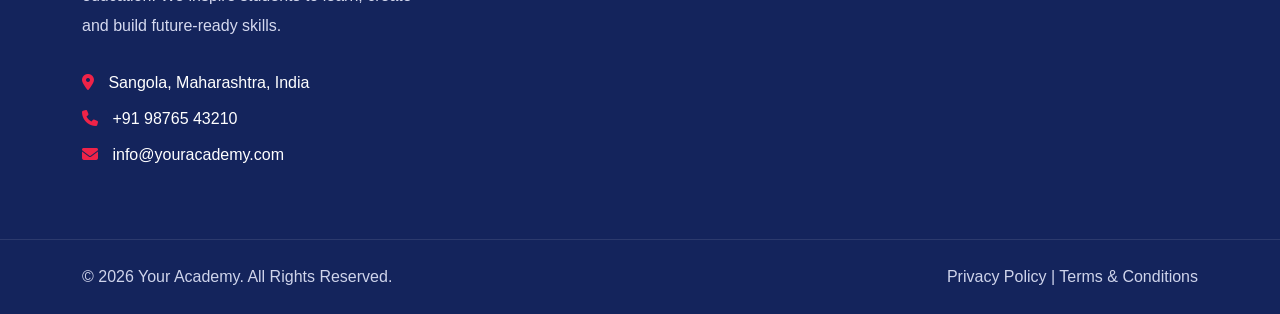
<file: learning-path.html>
<!DOCTYPE html>
<html lang="en">

<head>
    <meta charset="UTF-8">
    <meta name="viewport" content="width=device-width, initial-scale=1.0">

    <title>Home Page</title>

    <!-- Bootstrap -->
    <link href="https://cdn.jsdelivr.net/npm/bootstrap@5.3.3/dist/css/bootstrap.min.css" rel="stylesheet">

    <link rel="stylesheet" href="https://cdnjs.cloudflare.com/ajax/libs/OwlCarousel2/2.3.4/assets/owl.carousel.min.css">

    <link rel="stylesheet" href="https://cdnjs.cloudflare.com/ajax/libs/OwlCarousel2/2.3.4/assets/owl.theme.default.min.css">

    <!-- Font Awesome -->
    <link rel="stylesheet" href="https://cdnjs.cloudflare.com/ajax/libs/font-awesome/6.6.0/css/all.min.css">

    <link rel="stylesheet" href="assets/css/style.css">
    <link rel="stylesheet" href="assets/css/learning-path.css">

    <script src="https://code.jquery.com/jquery-3.7.1.min.js"></script>

    <script src="https://cdnjs.cloudflare.com/ajax/libs/OwlCarousel2/2.3.4/owl.carousel.min.js"></script>
</head>

<body>

   <!-- Navbar Start -->

<!--==================================
    NAVBAR START
===================================-->

<nav class="navbar navbar-expand-lg custom-navbar">

    <div class="container">

        <!-- Logo -->

        <a class="navbar-brand" href="index.html">

            <img src="images/ai-lab.jpeg" alt="Logo">

        </a>

        <!-- Mobile Toggle -->

        <button class="navbar-toggler"
                type="button"
                data-bs-toggle="collapse"
                data-bs-target="#mainNavbar">

            <span class="navbar-toggler-icon"></span>

        </button>

        <!-- Menu -->

        <div class="collapse navbar-collapse justify-content-end"
             id="mainNavbar">

            <ul class="navbar-nav align-items-lg-center">

                <!-- Home -->

                <li class="nav-item">

                    <a class="nav-link active"
                       href="index.html">

                        Home

                    </a>

                </li>

                <!-- About -->

                <li class="nav-item">

                    <a class="nav-link"
                       href="about-us.html">

                        About Us

                    </a>

                </li>

                <!-- Classes -->
                <!--==============================
                    Classes Dropdown
                ===============================-->

                <li class="nav-item dropdown custom-menu">

                    <a class="nav-link dropdown-toggle"
                       href="#"
                       data-bs-toggle="dropdown">

                        Classes

                    </a>

                    <div class="dropdown-menu mega-dropdown">

                        <div class="dropdown-title">

                            Explore Our Classes

                        </div>

                        <a href="coding-classes.html" class="mega-item">

                            <div class="mega-icon">

                                <i class="fa-solid fa-code"></i>

                            </div>

                            <div class="mega-content">

                                <h6>Coding</h6>

                                <p>Scratch • Python • Java • Web Development</p>

                            </div>

                        </a>

                        <a href="lego-robotics.html" class="mega-item">

                            <div class="mega-icon">

                                <i class="fa-solid fa-robot"></i>

                            </div>

                            <div class="mega-content">

                                <h6>LEGO Robotics</h6>

                                <p>Build • Program • Compete</p>

                            </div>

                        </a>

                        <a href="artificial-intelligence.html" class="mega-item">

                            <div class="mega-icon">

                                <i class="fa-solid fa-brain"></i>

                            </div>

                            <div class="mega-content">

                                <h6>Artificial Intelligence</h6>

                                <p>AI • Machine Learning • Generative AI</p>

                            </div>

                        </a>

                        <a href="stem.html" class="mega-item">

                            <div class="mega-icon">

                                <i class="fa-solid fa-microchip"></i>

                            </div>

                            <div class="mega-content">

                                <h6>STEM Education</h6>

                                <p>Science • Engineering • Technology • Math</p>

                            </div>

                        </a>

                    </div>

                </li>



                <!-- Learning Path -->

                <li class="nav-item">

                    <a class="nav-link"
                       href="learning-path.html">

                        Learning Path

                    </a>

                </li>

                <!-- Camps -->

                <li class="nav-item">

                    <a class="nav-link"
                       href="camps.html">

                        Camps

                    </a>

                </li>

                <!-- Competitions -->

               <!--==============================
                    Competitions Dropdown
                ===============================-->

                <li class="nav-item dropdown custom-menu">

                    <a class="nav-link dropdown-toggle"
                       href="#"
                       data-bs-toggle="dropdown">

                        Competitions

                    </a>

                    <div class="dropdown-menu mega-dropdown">

                        <div class="dropdown-title">
                            Upcoming Competitions
                        </div>

                        <a href="coding-competition.html" class="mega-item">

                            <div class="mega-icon">
                                <i class="fa-solid fa-laptop-code"></i>
                            </div>

                            <div class="mega-content">
                                <h6>Coding Championship</h6>
                                <p>Problem Solving • Programming</p>
                            </div>

                        </a>

                        <a href="lego-competition.html" class="mega-item">

                            <div class="mega-icon">
                                <i class="fa-solid fa-robot"></i>
                            </div>

                            <div class="mega-content">
                                <h6>LEGO Robotics Challenge</h6>
                                <p>Build • Code • Innovation</p>
                            </div>

                        </a>

                        <a href="ai-challenge.html" class="mega-item">

                            <div class="mega-icon">
                                <i class="fa-solid fa-brain"></i>
                            </div>

                            <div class="mega-content">
                                <h6>AI Innovation Challenge</h6>
                                <p>AI Solutions • Creativity</p>
                            </div>

                        </a>

                        <a href="stem-olympiad.html" class="mega-item">

                            <div class="mega-icon">
                                <i class="fa-solid fa-trophy"></i>
                            </div>

                            <div class="mega-content">
                                <h6>STEM Olympiad</h6>
                                <p>Science • Robotics • Engineering</p>
                            </div>

                        </a>

                    </div>

                </li>

                <!-- Events -->

                <li class="nav-item">

                    <a class="nav-link"
                       href="events.html">

                        Events

                    </a>

                </li>

                <!-- Gallery -->

                <li class="nav-item">

                    <a class="nav-link"
                       href="gallery.html">

                        Gallery

                    </a>

                </li>

                <!-- Blog -->

                <li class="nav-item">

                    <a class="nav-link"
                       href="blogs.html">

                        Blog

                    </a>

                </li>

                <!-- Contact -->

                <li class="nav-item">

                    <a class="nav-link"
                       href="contact-us.html">

                        Contact

                    </a>

                </li>

                <!-- Button -->

                <li class="nav-item ms-lg-3">

                    <button class="theme-btn trial-btn" data-bs-toggle="modal" data-bs-target="#freeTrialModal">

                        Free Trial

                    </button>

                </li>

            </ul>

        </div>

    </div>

</nav>

<!--==================================
    NAVBAR END
===================================-->

<!--==================================
LEARNING PATH HERO
===================================-->

<section class="learning-hero">

    <div class="container">

        <div class="row align-items-center">

            <div class="col-lg-6">

                <span class="hero-tag">

                    🚀 LEARNING PATH

                </span>

                <h1>

                    Start Small,
                    Dream Big &
                    Build Your Future

                </h1>

                <p>

                    Follow our structured learning roadmap from Coding,
                    Robotics, Artificial Intelligence and STEM fundamentals
                    to real-world projects, certifications and career-ready skills.

                </p>

                <div class="hero-buttons">

                    <a href="#" class="btn-main">

                        Explore Learning Path

                    </a>

                    <a href="#" class="btn-outline">

                        Download Curriculum

                    </a>

                </div>

                <div class="hero-stats">

                    <div class="stat-box">

                        <h3>500+</h3>

                        <span>Students</span>

                    </div>

                    <div class="stat-box">

                        <h3>12+</h3>

                        <span>Technologies</span>

                    </div>

                    <div class="stat-box">

                        <h3>100+</h3>

                        <span>Projects</span>

                    </div>

                </div>

            </div>

            <div class="col-lg-6">

                <div class="hero-image">

                    <img src="images/blog-hero.jpeg"
                         class="img-fluid"
                         alt="Learning Path">

                    <div class="floating-card card1">

                        💻 Coding

                    </div>

                    <div class="floating-card card2">

                        🤖 Robotics

                    </div>

                    <div class="floating-card card3">

                        🧠 AI & ML

                    </div>

                </div>

            </div>

        </div>

    </div>

</section>

<!--==================================
LEARNING ROADMAP
===================================-->

<section class="learning-roadmap">

    <div class="container">

        <div class="section-heading text-center">

            <span>YOUR LEARNING JOURNEY</span>

            <h2>Roadmap To Success</h2>

            <p>

                Every student follows a carefully designed pathway,
                progressing from beginner concepts to advanced
                technologies and industry-ready projects.

            </p>

        </div>

        <div class="roadmap">

            <div class="road-line"></div>

            <!-- STEP 1 -->

            <div class="road-item left">

                <div class="road-icon">

                    <i class="fa-solid fa-play"></i>

                </div>

                <div class="road-card">

                    <span>Step 01</span>

                    <h3>Programming Basics</h3>

                    <p>

                        Computer Fundamentals,
                        Logic Building,
                        Problem Solving

                    </p>

                </div>

            </div>

            <!-- STEP 2 -->

            <div class="road-item right">

                <div class="road-icon">

                    <i class="fa-solid fa-code"></i>

                </div>

                <div class="road-card">

                    <span>Step 02</span>

                    <h3>Scratch Programming</h3>

                    <p>

                        Visual Coding,
                        Games,
                        Animation,
                        Logic

                    </p>

                </div>

            </div>

            <!-- STEP 3 -->

            <div class="road-item left">

                <div class="road-icon">

                    <i class="fa-brands fa-python"></i>

                </div>

                <div class="road-card">

                    <span>Step 03</span>

                    <h3>Python Development</h3>

                    <p>

                        Variables,
                        Loops,
                        Functions,
                        Projects

                    </p>

                </div>

            </div>

            <!-- STEP 4 -->

            <div class="road-item right">

                <div class="road-icon">

                    <i class="fa-solid fa-globe"></i>

                </div>

                <div class="road-card">

                    <span>Step 04</span>

                    <h3>Web Development</h3>

                    <p>

                        HTML,
                        CSS,
                        JavaScript,
                        Bootstrap

                    </p>

                </div>

            </div>

            <!-- STEP 5 -->

            <div class="road-item left">

                <div class="road-icon">

                    <i class="fa-brands fa-java"></i>

                </div>

                <div class="road-card">

                    <span>Step 05</span>

                    <h3>Java Full Stack</h3>

                    <p>

                        Core Java,
                        JDBC,
                        Spring Boot,
                        MySQL

                    </p>

                </div>

            </div>

            <!-- STEP 6 -->

            <div class="road-item right">

                <div class="road-icon">

                    <i class="fa-solid fa-robot"></i>

                </div>

                <div class="road-card">

                    <span>Step 06</span>

                    <h3>AI & Robotics</h3>

                    <p>

                        Artificial Intelligence,
                        Robotics,
                        IoT,
                        Automation

                    </p>

                </div>

            </div>

            <!-- STEP 7 -->

            <div class="road-item left">

                <div class="road-icon">

                    <i class="fa-solid fa-laptop-code"></i>

                </div>

                <div class="road-card">

                    <span>Step 07</span>

                    <h3>Industry Projects</h3>

                    <p>

                        Live Projects,
                        Portfolio,
                        Team Collaboration

                    </p>

                </div>

            </div>

            <!-- STEP 8 -->

            <div class="road-item right">

                <div class="road-icon success">

                    <i class="fa-solid fa-trophy"></i>

                </div>

                <div class="road-card">

                    <span>Final Step</span>

                    <h3>Career Ready</h3>

                    <p>

                        Certification,
                        Internship,
                        Placement Preparation

                    </p>

                </div>

            </div>

        </div>

    </div>

</section>

<!--==================================
LEARNING TRACKS
===================================-->

<section class="learning-tracks">

    <div class="container">

        <div class="section-heading text-center">

            <span>CHOOSE YOUR JOURNEY</span>

            <h2>Find The Perfect Learning Track</h2>

            <p>

                Every age group follows a customized curriculum designed
                to match their learning ability and future goals.

            </p>

        </div>

        <div class="row mt-5 g-4">

            <!-- Track 1 -->

            <div class="col-lg-3 col-md-6">

                <div class="track-card beginner">

                    <div class="track-number">

                        01

                    </div>

                    <div class="track-icon">

                        <i class="fa-solid fa-child-reaching"></i>

                    </div>

                    <h3>

                        Little Coders

                    </h3>

                    <span>

                        Age 6 – 8 Years

                    </span>

                    <ul>

                        <li>Scratch Coding</li>
                        <li>Logical Thinking</li>
                        <li>Creative Games</li>
                        <li>Basic Robotics</li>

                    </ul>

                    <a href="#" class="track-btn">

                        Explore Track

                    </a>

                </div>

            </div>

            <!-- Track 2 -->

            <div class="col-lg-3 col-md-6">

                <div class="track-card intermediate">

                    <div class="track-number">

                        02

                    </div>

                    <div class="track-icon">

                        <i class="fa-solid fa-lightbulb"></i>

                    </div>

                    <h3>

                        Young Innovators

                    </h3>

                    <span>

                        Age 9 – 12 Years

                    </span>

                    <ul>

                        <li>Python Basics</li>
                        <li>MIT App Inventor</li>
                        <li>STEM Projects</li>
                        <li>AI Activities</li>

                    </ul>

                    <a href="#" class="track-btn">

                        Explore Track

                    </a>

                </div>

            </div>

            <!-- Track 3 -->

            <div class="col-lg-3 col-md-6">

                <div class="track-card advanced">

                    <div class="track-number">

                        03

                    </div>

                    <div class="track-icon">

                        <i class="fa-solid fa-laptop-code"></i>

                    </div>

                    <h3>

                        Future Engineers

                    </h3>

                    <span>

                        Age 13 – 15 Years

                    </span>

                    <ul>

                        <li>Web Development</li>
                        <li>Java Programming</li>
                        <li>Robotics</li>
                        <li>IoT Projects</li>

                    </ul>

                    <a href="#" class="track-btn">

                        Explore Track

                    </a>

                </div>

            </div>

            <!-- Track 4 -->

            <div class="col-lg-3 col-md-6">

                <div class="track-card expert">

                    <div class="track-number">

                        04

                    </div>

                    <div class="track-icon">

                        <i class="fa-solid fa-graduation-cap"></i>

                    </div>

                    <h3>

                        Career Track

                    </h3>

                    <span>

                        16+ Years

                    </span>

                    <ul>

                        <li>Java Full Stack</li>
                        <li>Spring Boot</li>
                        <li>Live Projects</li>
                        <li>Placement Training</li>

                    </ul>

                    <a href="#" class="track-btn">

                        Explore Track

                    </a>

                </div>

            </div>

        </div>

    </div>

</section>

<!--==================================
TECHNOLOGY STACK
===================================-->

<section class="technology-stack">

    <div class="container">

        <div class="section-heading text-center">

            <span>TECHNOLOGIES YOU WILL LEARN</span>

            <h2>Build Skills With Industry Technologies</h2>

            <p>

                Learn modern programming languages, frameworks,
                tools and emerging technologies through practical
                projects and hands-on activities.

            </p>

        </div>

        <div class="hex-grid">

            <div class="hex-item html">
                <i class="fa-brands fa-html5"></i>
                <h4>HTML5</h4>
            </div>

            <div class="hex-item css">
                <i class="fa-brands fa-css3-alt"></i>
                <h4>CSS3</h4>
            </div>

            <div class="hex-item js">
                <i class="fa-brands fa-js"></i>
                <h4>JavaScript</h4>
            </div>

            <div class="hex-item python">
                <i class="fa-brands fa-python"></i>
                <h4>Python</h4>
            </div>

            <div class="hex-item java">
                <i class="fa-brands fa-java"></i>
                <h4>Java</h4>
            </div>

            <div class="hex-item spring">
                <i class="fa-solid fa-leaf"></i>
                <h4>Spring Boot</h4>
            </div>

            <div class="hex-item mysql">
                <i class="fa-solid fa-database"></i>
                <h4>MySQL</h4>
            </div>

            <div class="hex-item ai">
                <i class="fa-solid fa-brain"></i>
                <h4>AI</h4>
            </div>

            <div class="hex-item robot">
                <i class="fa-solid fa-robot"></i>
                <h4>Robotics</h4>
            </div>

            <div class="hex-item iot">
                <i class="fa-solid fa-microchip"></i>
                <h4>IoT</h4>
            </div>

            <div class="hex-item arduino">
                <i class="fa-solid fa-microchip"></i>
                <h4>Arduino</h4>
            </div>

            <div class="hex-item git">
                <i class="fa-brands fa-git-alt"></i>
                <h4>Git</h4>
            </div>

        </div>

    </div>

</section>

<!--==================================
REAL PROJECTS
===================================-->

<section class="real-projects">

    <div class="container">

        <div class="section-heading text-center">

            <span>LEARN BY BUILDING</span>

            <h2>Real Projects You'll Create</h2>

            <p>

                Every learning stage includes practical projects that
                strengthen technical skills, creativity and confidence.

            </p>

        </div>

        <!-- Project 1 -->

        <div class="project-row">

            <div class="project-image">

                <img src="images/project-weather.jpeg"
                     alt="Weather App">

            </div>

            <div class="project-content">

                <span class="project-tag">

                    Beginner Project

                </span>

                <h3>

                    Weather Forecast Application

                </h3>

                <p>

                    Build a responsive weather application using
                    HTML, CSS, JavaScript and Weather API integration.

                </p>

                <div class="tech-list">

                    <span>HTML</span>

                    <span>CSS</span>

                    <span>JavaScript</span>

                    <span>API</span>

                </div>

                <div class="project-info">

                    <div>

                        <strong>Duration</strong>

                        <p>2 Weeks</p>

                    </div>

                    <div>

                        <strong>Difficulty</strong>

                        <p>Beginner</p>

                    </div>

                </div>

                <a href="#" class="btn-main">

                    View Curriculum

                </a>

            </div>

        </div>

        <!-- Project 2 -->

        <div class="project-row reverse">

            <div class="project-image">

                <img src="images/project-student.jpeg"
                     alt="Student Portal">

            </div>

            <div class="project-content">

                <span class="project-tag">

                    Intermediate Project

                </span>

                <h3>

                    Student Management System

                </h3>

                <p>

                    Develop a complete CRUD application with
                    Java, MySQL and Bootstrap.

                </p>

                <div class="tech-list">

                    <span>Java</span>

                    <span>JDBC</span>

                    <span>MySQL</span>

                    <span>Bootstrap</span>

                </div>

                <div class="project-info">

                    <div>

                        <strong>Duration</strong>

                        <p>4 Weeks</p>

                    </div>

                    <div>

                        <strong>Difficulty</strong>

                        <p>Intermediate</p>

                    </div>

                </div>

                <a href="#" class="btn-main">

                    View Curriculum

                </a>

            </div>

        </div>

        <!-- Project 3 -->

        <div class="project-row">

            <div class="project-image">

                <img src="images/project-weather.jpeg"
                     alt="Robot Car">

            </div>

            <div class="project-content">

                <span class="project-tag">

                    Advanced Project

                </span>

                <h3>

                    Smart Robot Car

                </h3>

                <p>

                    Design, assemble and program a smart robotic
                    vehicle using Arduino and sensors.

                </p>

                <div class="tech-list">

                    <span>Arduino</span>

                    <span>Robotics</span>

                    <span>IoT</span>

                    <span>Sensors</span>

                </div>

                <div class="project-info">

                    <div>

                        <strong>Duration</strong>

                        <p>5 Weeks</p>

                    </div>

                    <div>

                        <strong>Difficulty</strong>

                        <p>Advanced</p>

                    </div>

                </div>

                <a href="#" class="btn-main">

                    View Curriculum

                </a>

            </div>

        </div>

        <!-- Project 4 -->

        <div class="project-row reverse">

            <div class="project-image">

                <img src="images/project-student.jpeg"
                     alt="AI Chatbot">

            </div>

            <div class="project-content">

                <span class="project-tag">

                    Professional Project

                </span>

                <h3>

                    AI Chatbot Assistant

                </h3>

                <p>

                    Create an AI-powered chatbot capable of
                    answering questions and assisting users.

                </p>

                <div class="tech-list">

                    <span>Python</span>

                    <span>AI</span>

                    <span>Machine Learning</span>

                    <span>API</span>

                </div>

                <div class="project-info">

                    <div>

                        <strong>Duration</strong>

                        <p>6 Weeks</p>

                    </div>

                    <div>

                        <strong>Difficulty</strong>

                        <p>Professional</p>

                    </div>

                </div>

                <a href="#" class="btn-main">

                    View Curriculum

                </a>

            </div>

        </div>

    </div>

</section>

<!--==================================
CERTIFICATION JOURNEY
===================================-->

<section class="certification-section">

    <div class="container">

        <div class="section-heading text-center">

            <span>CERTIFICATION ROADMAP</span>

            <h2>Earn Certifications At Every Stage</h2>

            <p>

                As you progress through each level, you'll unlock
                new skills, complete projects and receive certificates
                that showcase your achievements.

            </p>

        </div>

        <div class="certificate-roadmap">

            <div class="road-progress"></div>

            <div class="certificate-step">

                <div class="certificate-icon">
                    <i class="fa-solid fa-seedling"></i>
                </div>

                <h4>Foundation</h4>

                <span>Level 1</span>

                <p>

                    Programming Basics<br>
                    Scratch Coding<br>
                    Logic Building

                </p>

            </div>

            <div class="certificate-step">

                <div class="certificate-icon">

                    <i class="fa-solid fa-code"></i>

                </div>

                <h4>Intermediate</h4>

                <span>Level 2</span>

                <p>

                    HTML<br>
                    CSS<br>
                    JavaScript

                </p>

            </div>

            <div class="certificate-step">

                <div class="certificate-icon">

                    <i class="fa-brands fa-java"></i>

                </div>

                <h4>Advanced</h4>

                <span>Level 3</span>

                <p>

                    Java<br>
                    MySQL<br>
                    Spring Boot

                </p>

            </div>

            <div class="certificate-step">

                <div class="certificate-icon">

                    <i class="fa-solid fa-robot"></i>

                </div>

                <h4>Professional</h4>

                <span>Level 4</span>

                <p>

                    Robotics<br>
                    AI<br>
                    IoT

                </p>

            </div>

            <div class="certificate-step final">

                <div class="certificate-icon">

                    <i class="fa-solid fa-award"></i>

                </div>

                <h4>Global Certification</h4>

                <span>Final Achievement</span>

                <p>

                    Live Projects<br>
                    Portfolio<br>
                    Career Ready

                </p>

            </div>

        </div>

    </div>

</section>

<!--==================================
STUDENT SUCCESS
===================================-->

<section class="student-success">

    <div class="container">

        <div class="section-heading text-center">

            <span>YOUR FUTURE STARTS HERE</span>

            <h2>Student Success & Career Outcomes</h2>

            <p>

                Our structured learning path prepares students with
                technical skills, real-world experience and confidence
                to excel in academics, competitions and future careers.

            </p>

        </div>

        <div class="row g-4 mt-5">

            <div class="col-lg-3 col-md-6">

                <div class="success-card">

                    <div class="success-icon">

                        <i class="fa-solid fa-user-graduate"></i>

                    </div>

                    <h2 class="counter">500+</h2>

                    <h5>Students Trained</h5>

                    <p>

                        Students have successfully completed our
                        technology programs.

                    </p>

                </div>

            </div>

            <div class="col-lg-3 col-md-6">

                <div class="success-card">

                    <div class="success-icon">

                        <i class="fa-solid fa-laptop-code"></i>

                    </div>

                    <h2 class="counter">150+</h2>

                    <h5>Live Projects</h5>

                    <p>

                        Practical projects built using modern
                        programming technologies.

                    </p>

                </div>

            </div>

            <div class="col-lg-3 col-md-6">

                <div class="success-card">

                    <div class="success-icon">

                        <i class="fa-solid fa-award"></i>

                    </div>

                    <h2 class="counter">50+</h2>

                    <h5>Competitions</h5>

                    <p>

                        Students actively participate in coding,
                        robotics and STEM competitions.

                    </p>

                </div>

            </div>

            <div class="col-lg-3 col-md-6">

                <div class="success-card">

                    <div class="success-icon">

                        <i class="fa-solid fa-briefcase"></i>

                    </div>

                    <h2 class="counter">95%</h2>

                    <h5>Career Ready</h5>

                    <p>

                        Learners complete industry-focused projects
                        and build strong portfolios.

                    </p>

                </div>

            </div>

        </div>

        <!-- CTA -->

        <div class="journey-box">

            <div class="row align-items-center">

                <div class="col-lg-8">

                    <h2>

                        Ready To Begin Your Learning Journey?

                    </h2>

                    <p>

                        Join thousands of students learning Coding,
                        Robotics, AI and STEM through practical,
                        project-based education.

                    </p>

                </div>

                <div class="col-lg-4 text-lg-end">

                    <a href="#" class="btn-main">

                        Enroll Now

                    </a> 

                </div>

            </div>

        </div>

    </div>

</section>


<!--====================================
FOOTER
=====================================-->

<footer class="footer">

    <div class="container">

        <div class="row gy-5">

            <!-- Company -->

            <div class="col-lg-4">

                <img src="images/ai-lab.jpeg" class="footer-logo" alt="">

                <p class="footer-about">

                    Empowering young innovators through Coding,
                    Robotics, Artificial Intelligence and STEM
                    education. We inspire students to learn,
                    create and build future-ready skills.

                </p>

                <div class="footer-contact">

                    <p>
                        <i class="fa-solid fa-location-dot"></i>
                        Sangola, Maharashtra, India
                    </p>

                    <p>
                        <i class="fa-solid fa-phone"></i>
                        +91 98765 43210
                    </p>

                    <p>
                        <i class="fa-solid fa-envelope"></i>
                        info@youracademy.com
                    </p>

                </div>

            </div>

            <!-- Programs -->

            <div class="col-lg-2 col-md-6">

                <h4>Programs</h4>

                <ul>

                    <li><a href="#">Coding</a></li>

                    <li><a href="#">Robotics</a></li>

                    <li><a href="#">Artificial Intelligence</a></li>

                    <li><a href="#">STEM Education</a></li>

                    <li><a href="#">Summer Camps</a></li>

                </ul>

            </div>

            <!-- Quick Links -->

            <div class="col-lg-2 col-md-6">

                <h4>Quick Links</h4>

                <ul>

                    <li><a href="#">About Us</a></li>

                    <li><a href="#">Learning Journey</a></li>

                    <li><a href="#">Competitions</a></li>

                    <li><a href="#">Student Projects</a></li>

                    <li><a href="#">Contact</a></li>

                </ul>

            </div>

            <!-- Newsletter -->

            <div class="col-lg-4">

                <h4>Stay Connected</h4>

                <p class="newsletter-text">

                    Subscribe to receive updates about
                    workshops, new batches and events.

                </p>

                <form class="newsletter">

                    <input
                        type="email"
                        placeholder="Enter your email">

                    <button>

                        Subscribe

                    </button>

                </form>

                <div class="social-icons">

                    <a href="#"><i class="fab fa-facebook-f"></i></a>

                    <a href="#"><i class="fab fa-instagram"></i></a>

                    <a href="#"><i class="fab fa-youtube"></i></a>

                    <a href="#"><i class="fab fa-linkedin-in"></i></a>

                </div>

            </div>

        </div>

    </div>

    <div class="footer-bottom">

        <div class="container">

            <div class="row">

                <div class="col-md-6">

                    © 2026 Your Academy. All Rights Reserved.

                </div>

                <div class="col-md-6 text-md-end">

                    Privacy Policy |
                    Terms &
                    Conditions

                </div>

            </div>

        </div>

    </div>

</footer>

<!-- =========================================
        FREE TRIAL MODAL (HTML ONLY)
========================================== -->

<div class="modal fade" id="freeTrialModal" tabindex="-1" aria-hidden="true">

    <div class="modal-dialog modal-xl modal-dialog-centered">

        <div class="modal-content trial-modal">

            <!-- Close Button -->

            <button type="button"
                    class="btn-close trial-close"
                    data-bs-dismiss="modal"
                    aria-label="Close"></button>

            <div class="modal-body p-0">

                <div class="row g-0">

                    <!--==================================
                            LEFT SIDE
                    ===================================-->

                    <div class="col-lg-5">

                        <div class="trial-left">

                            <span class="trial-tag">

                                FREE TRIAL

                            </span>

                            <h2>

                                Book Your FREE Coding Trial Class

                            </h2>

                            <p>

                                Experience fun, interactive coding sessions with expert mentors.

                            </p>

                            <ul class="trial-list">

                                <li>

                                    <i class="fa-solid fa-circle-check"></i>

                                    Expert Mentors

                                </li>

                                <li>

                                    <i class="fa-solid fa-circle-check"></i>

                                    Hands-on Practical Learning

                                </li>

                                <li>

                                    <i class="fa-solid fa-circle-check"></i>

                                    Small Batch Size

                                </li>

                                <li>

                                    <i class="fa-solid fa-circle-check"></i>

                                    Live Coding Sessions

                                </li>

                                <li>

                                    <i class="fa-solid fa-circle-check"></i>

                                    Project-Based Learning

                                </li>

                                <li>

                                    <i class="fa-solid fa-circle-check"></i>

                                    Completion Certificate

                                </li>

                            </ul>

                            <!-- Illustration -->

                            

                        </div>

                    </div>

                    <!--==================================
                            RIGHT SIDE
                    ===================================-->

                    <div class="col-lg-7">

                        <div class="trial-form">

                            <h3>

                                Start Your Free Trial

                            </h3>

                            <p class="mb-4">

                                Fill in your details and our team will contact you within 24 hours.

                            </p>

                            <form id="trialForm">

                                <div class="row">

                                    <!-- First Name -->

                                    <div class="col-md-6 mb-3">

                                        <label class="form-label">

                                            First Name <span>*</span>

                                        </label>

                                        <input type="text"
                                               class="form-control"
                                               placeholder="First Name"
                                               required>

                                    </div>

                                    <!-- Last Name -->

                                    <div class="col-md-6 mb-3">

                                        <label class="form-label">

                                            Last Name <span>*</span>

                                        </label>

                                        <input type="text"
                                               class="form-control"
                                               placeholder="Last Name"
                                               required>

                                    </div>


                                    <!-- Mobile -->

                                    <div class="col-md-6 mb-3">

                                        <label class="form-label">

                                            Mobile Number <span>*</span>

                                        </label>

                                        <input type="tel"
                                               class="form-control"
                                               placeholder="Mobile Number"
                                               required>

                                    </div>

                                    

                                    <!-- Course -->

                                    <div class="col-md-6 mb-3">

                                        <label class="form-label">

                                            Select Course <span>*</span>

                                        </label>

                                        <select class="form-select">

                                            <option>Coding</option>

                                            <option>LEGO Robotics</option>

                                            <option>Artificial Intelligence</option>

                                            <option>STEM Education</option>

                                        </select>

                                    </div>

                                   

                                    <!-- Message -->

                                    <div class="col-12 mb-3">

                                        <label class="form-label">

                                            Message

                                        </label>

                                        <textarea class="form-control"
                                                  rows="4"
                                                  placeholder="Write your message..."></textarea>

                                    </div>

                                    <!-- Checkbox -->

                                    <div class="col-12 mb-4">

                                        <div class="form-check">

                                            <input class="form-check-input"
                                                   type="checkbox"
                                                   id="agree">

                                            <label class="form-check-label"
                                                   for="agree">

                                                I agree to receive updates regarding classes, workshops.

                                            </label>

                                        </div>

                                    </div>

                                    <!-- Button -->

                                    <div class="col-12 text-center">

                                        <button type="submit"
                                                class="trial-btn">

                                            Book Free Trial

                                        </button>

                                    </div>

                                    <!-- Note -->

                                    <div class="col-12 mt-3 text-center">

                                        <small>

                                            <i class="fa-solid fa-shield-halved"></i>

                                            Your information is secure and will only be used to contact you regarding your free trial class.

                                        </small>

                                    </div>

                                </div>

                            </form>

                        </div>

                    </div>

                </div>

            </div>

        </div>

    </div>

</div>

    <script src="https://cdn.jsdelivr.net/npm/bootstrap@5.3.3/dist/js/bootstrap.bundle.min.js"></script>

    <script src="assets/js/main.js"></script>

</body>

</html>
</file>
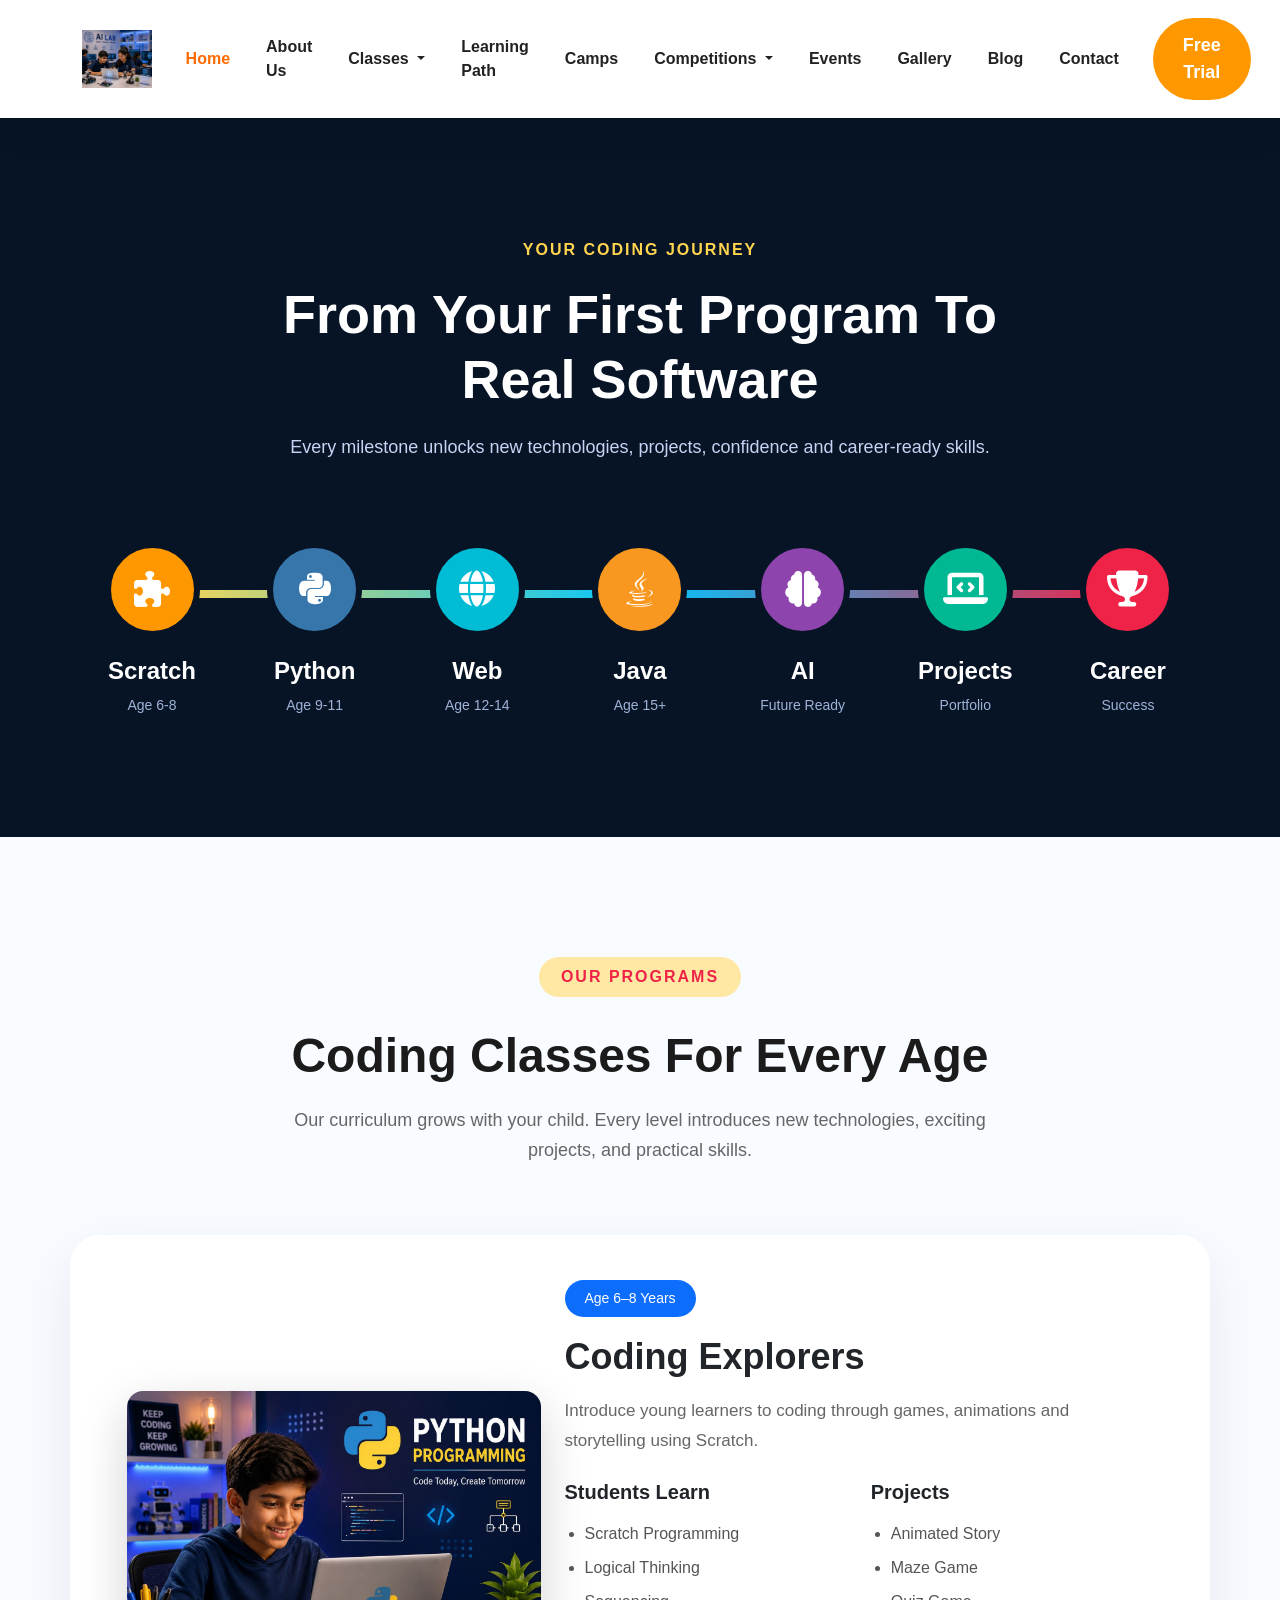
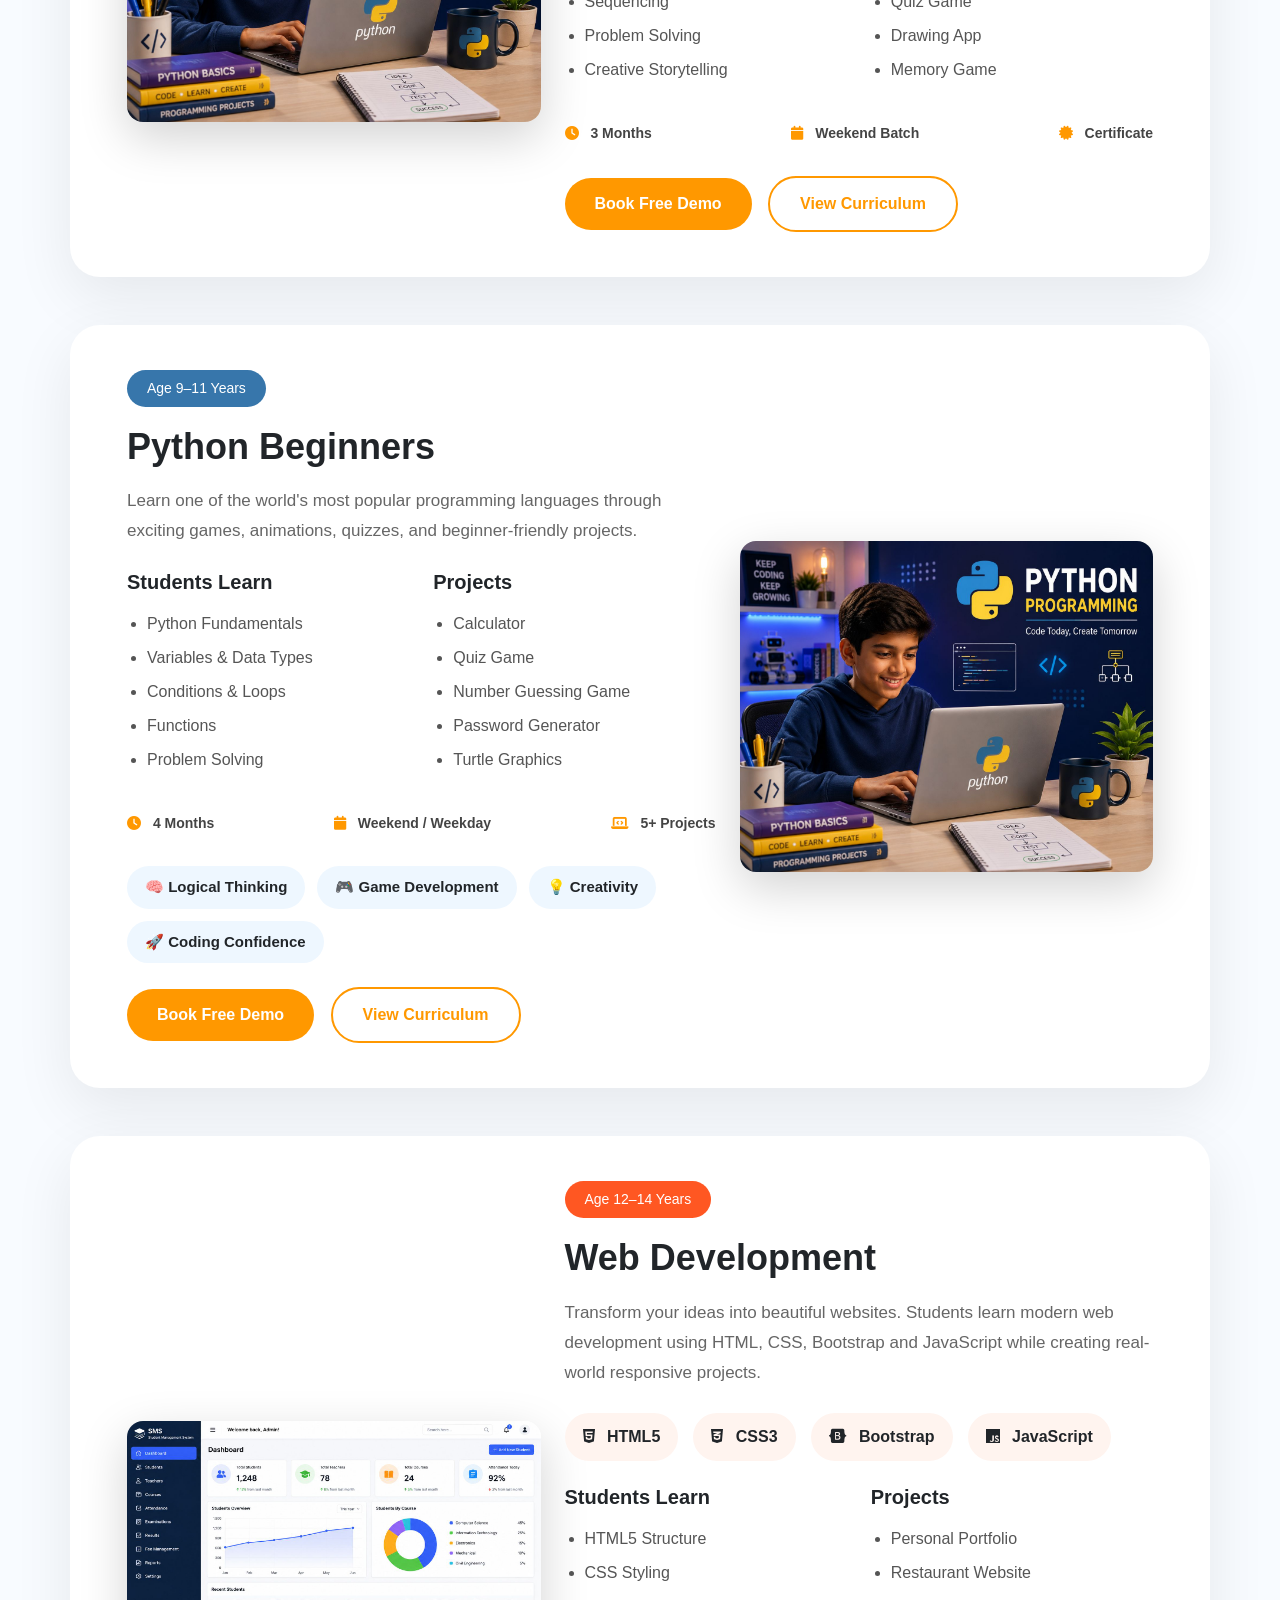
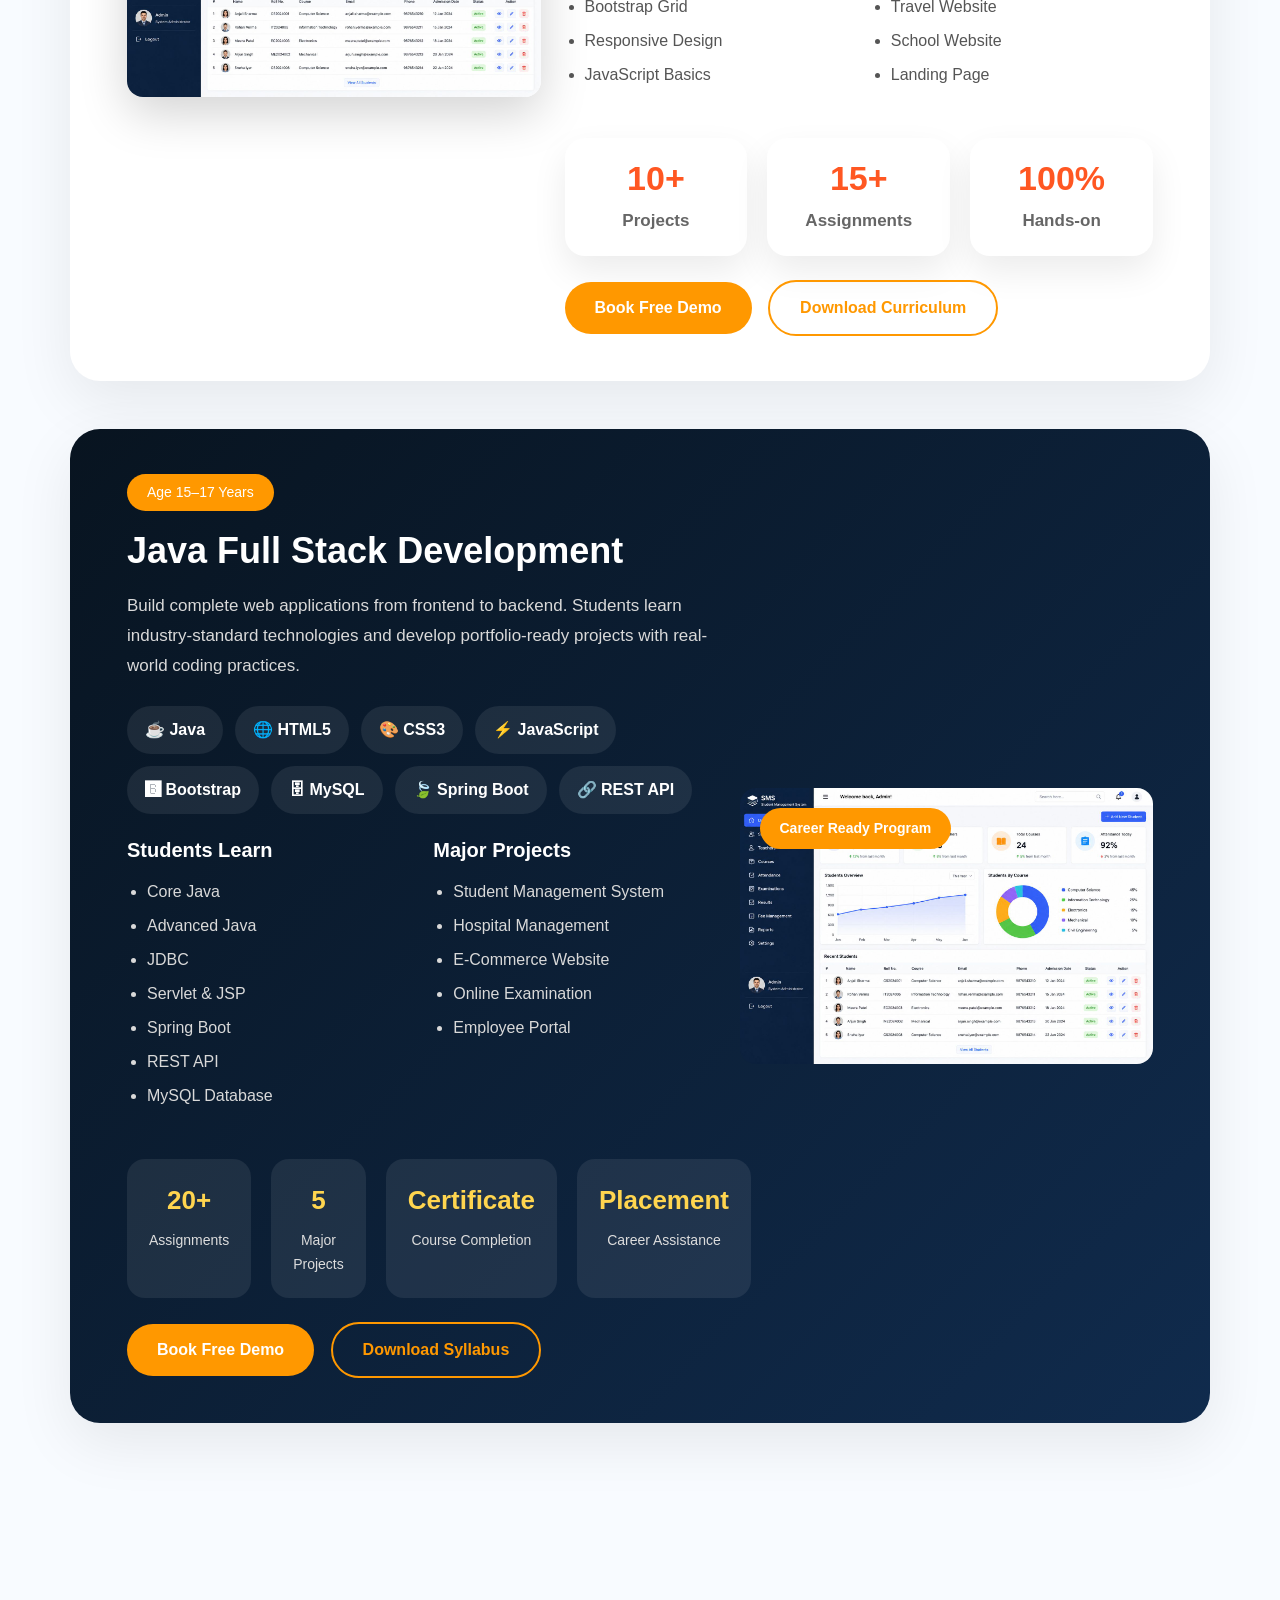
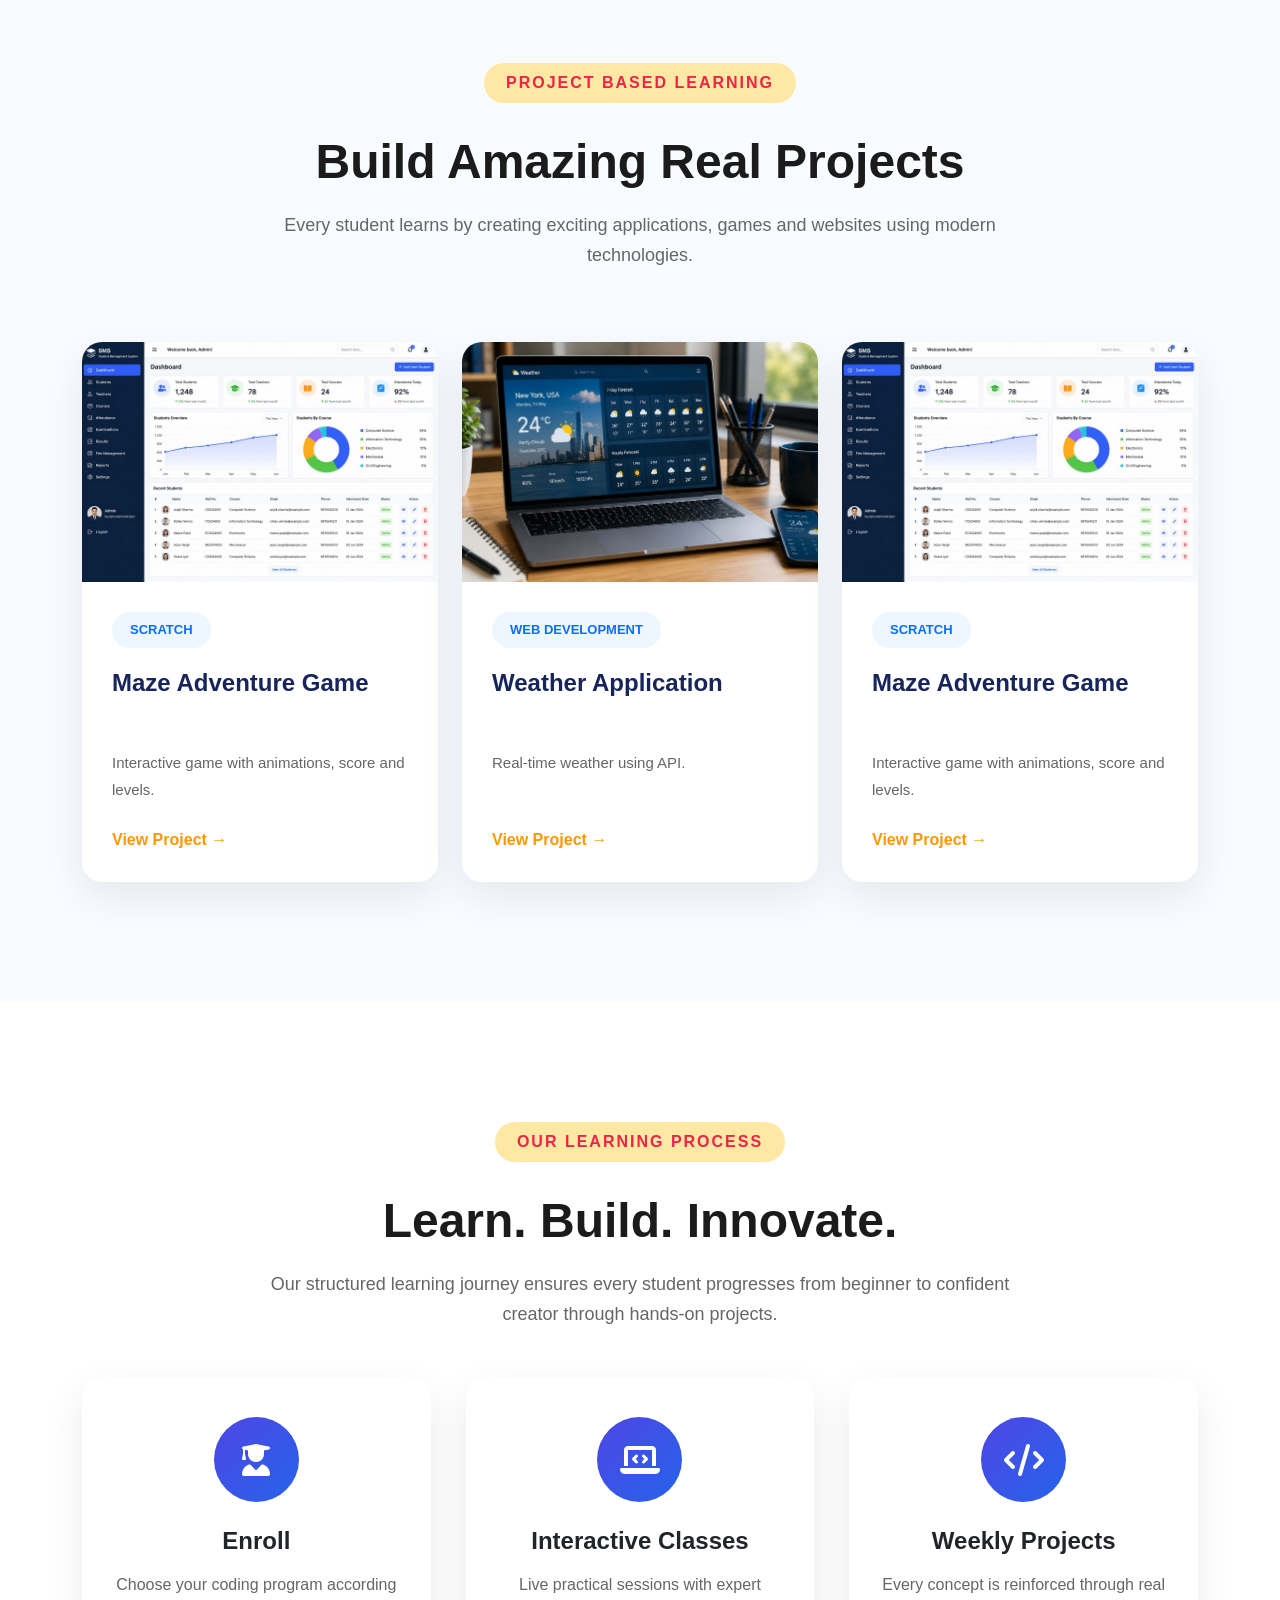
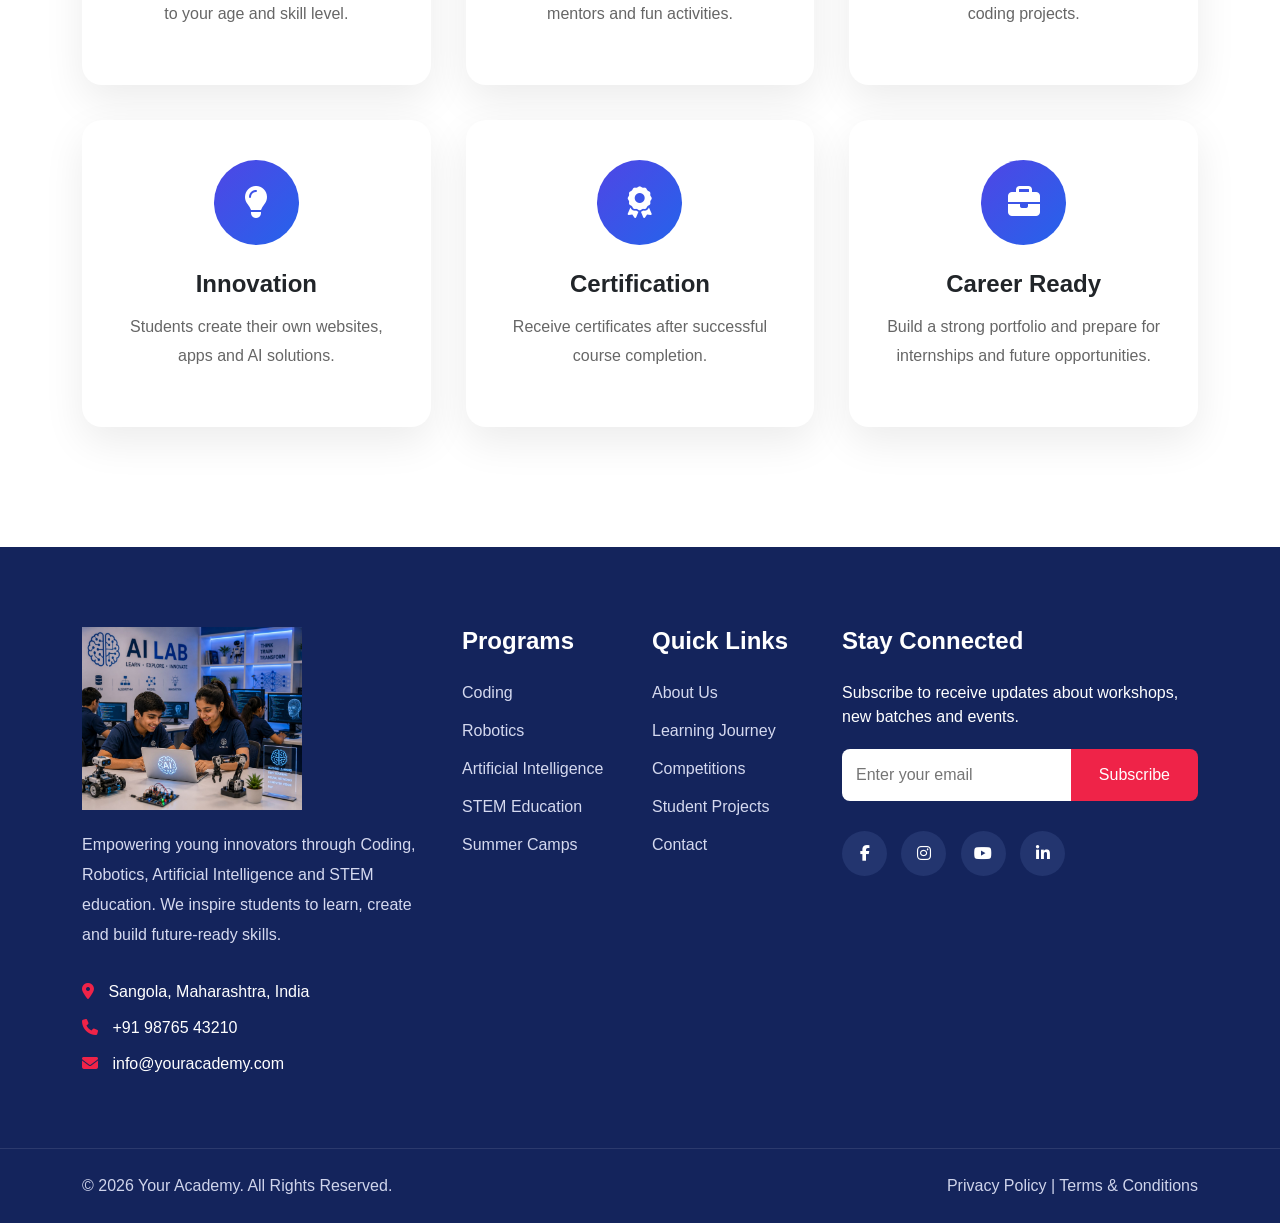
<file: lego-robotics.html>
<!DOCTYPE html>
<html lang="en">

<head>
    <meta charset="UTF-8">
    <meta name="viewport" content="width=device-width, initial-scale=1.0">

    <title>Home Page</title>

    <!-- Bootstrap -->
    <link href="https://cdn.jsdelivr.net/npm/bootstrap@5.3.3/dist/css/bootstrap.min.css" rel="stylesheet">

    <link rel="stylesheet" href="https://cdnjs.cloudflare.com/ajax/libs/OwlCarousel2/2.3.4/assets/owl.carousel.min.css">

    <link rel="stylesheet" href="https://cdnjs.cloudflare.com/ajax/libs/OwlCarousel2/2.3.4/assets/owl.theme.default.min.css">

    <!-- Font Awesome -->
    <link rel="stylesheet" href="https://cdnjs.cloudflare.com/ajax/libs/font-awesome/6.6.0/css/all.min.css">

    <link rel="stylesheet" href="assets/css/style.css">
    <link rel="stylesheet" href="assets/css/lego-robotics.css">

    <script src="https://code.jquery.com/jquery-3.7.1.min.js"></script>

    <script src="https://cdnjs.cloudflare.com/ajax/libs/OwlCarousel2/2.3.4/owl.carousel.min.js"></script>
</head>

<body>

   <!-- Navbar Start -->

<!--==================================
    NAVBAR START
===================================-->

<nav class="navbar navbar-expand-lg custom-navbar">

    <div class="container">

        <!-- Logo -->

        <a class="navbar-brand" href="index.html">

            <img src="images/ai-lab.jpeg" alt="Logo">

        </a>

        <!-- Mobile Toggle -->

        <button class="navbar-toggler"
                type="button"
                data-bs-toggle="collapse"
                data-bs-target="#mainNavbar">

            <span class="navbar-toggler-icon"></span>

        </button>

        <!-- Menu -->

        <div class="collapse navbar-collapse justify-content-end"
             id="mainNavbar">

            <ul class="navbar-nav align-items-lg-center">

                <!-- Home -->

                <li class="nav-item">

                    <a class="nav-link active"
                       href="index.html">

                        Home

                    </a>

                </li>

                <!-- About -->

                <li class="nav-item">

                    <a class="nav-link"
                       href="about-us.html">

                        About Us

                    </a>

                </li>

                <!-- Classes -->
                <!--==============================
                    Classes Dropdown
                ===============================-->

                <li class="nav-item dropdown custom-menu">

                    <a class="nav-link dropdown-toggle"
                       href="#"
                       data-bs-toggle="dropdown">

                        Classes

                    </a>

                    <div class="dropdown-menu mega-dropdown">

                        <div class="dropdown-title">

                            Explore Our Classes

                        </div>

                        <a href="coding-classes.html" class="mega-item">

                            <div class="mega-icon">

                                <i class="fa-solid fa-code"></i>

                            </div>

                            <div class="mega-content">

                                <h6>Coding</h6>

                                <p>Scratch • Python • Java • Web Development</p>

                            </div>

                        </a>

                        <a href="lego-robotics.html" class="mega-item">

                            <div class="mega-icon">

                                <i class="fa-solid fa-robot"></i>

                            </div>

                            <div class="mega-content">

                                <h6>LEGO Robotics</h6>

                                <p>Build • Program • Compete</p>

                            </div>

                        </a>

                        <a href="artificial-intelligence.html" class="mega-item">

                            <div class="mega-icon">

                                <i class="fa-solid fa-brain"></i>

                            </div>

                            <div class="mega-content">

                                <h6>Artificial Intelligence</h6>

                                <p>AI • Machine Learning • Generative AI</p>

                            </div>

                        </a>

                        <a href="stem.html" class="mega-item">

                            <div class="mega-icon">

                                <i class="fa-solid fa-microchip"></i>

                            </div>

                            <div class="mega-content">

                                <h6>STEM Education</h6>

                                <p>Science • Engineering • Technology • Math</p>

                            </div>

                        </a>

                    </div>

                </li>



                <!-- Learning Path -->

                <li class="nav-item">

                    <a class="nav-link"
                       href="learning-path.html">

                        Learning Path

                    </a>

                </li>

                <!-- Camps -->

                <li class="nav-item">

                    <a class="nav-link"
                       href="camps.html">

                        Camps

                    </a>

                </li>

                <!-- Competitions -->

               <!--==============================
                    Competitions Dropdown
                ===============================-->

                <li class="nav-item dropdown custom-menu">

                    <a class="nav-link dropdown-toggle"
                       href="#"
                       data-bs-toggle="dropdown">

                        Competitions

                    </a>

                    <div class="dropdown-menu mega-dropdown">

                        <div class="dropdown-title">
                            Upcoming Competitions
                        </div>

                        <a href="coding-competition.html" class="mega-item">

                            <div class="mega-icon">
                                <i class="fa-solid fa-laptop-code"></i>
                            </div>

                            <div class="mega-content">
                                <h6>Coding Championship</h6>
                                <p>Problem Solving • Programming</p>
                            </div>

                        </a>

                        <a href="lego-competition.html" class="mega-item">

                            <div class="mega-icon">
                                <i class="fa-solid fa-robot"></i>
                            </div>

                            <div class="mega-content">
                                <h6>LEGO Robotics Challenge</h6>
                                <p>Build • Code • Innovation</p>
                            </div>

                        </a>

                        <a href="ai-challenge.html" class="mega-item">

                            <div class="mega-icon">
                                <i class="fa-solid fa-brain"></i>
                            </div>

                            <div class="mega-content">
                                <h6>AI Innovation Challenge</h6>
                                <p>AI Solutions • Creativity</p>
                            </div>

                        </a>

                        <a href="stem-olympiad.html" class="mega-item">

                            <div class="mega-icon">
                                <i class="fa-solid fa-trophy"></i>
                            </div>

                            <div class="mega-content">
                                <h6>STEM Olympiad</h6>
                                <p>Science • Robotics • Engineering</p>
                            </div>

                        </a>

                    </div>

                </li>

                <!-- Events -->

                <li class="nav-item">

                    <a class="nav-link"
                       href="events.html">

                        Events

                    </a>

                </li>

                <!-- Gallery -->

                <li class="nav-item">

                    <a class="nav-link"
                       href="gallery.html">

                        Gallery

                    </a>

                </li>

                <!-- Blog -->

                <li class="nav-item">

                    <a class="nav-link"
                       href="blogs.html">

                        Blog

                    </a>

                </li>

                <!-- Contact -->

                <li class="nav-item">

                    <a class="nav-link"
                       href="contact-us.html">

                        Contact

                    </a>

                </li>

                <!-- Button -->

                <li class="nav-item ms-lg-3">

                    <button class="theme-btn trial-btn" data-bs-toggle="modal" data-bs-target="#freeTrialModal">

                        Free Trial

                    </button>

                </li>

            </ul>

        </div>

    </div>

</nav>

<!--==================================
    NAVBAR END
===================================-->

<!--==============================
CODING ROADMAP V2
===============================-->

<section class="coding-roadmap">

    <div class="container">

        <div class="section-title text-center">

            <span>YOUR CODING JOURNEY</span>

            <h2>From Your First Program To Real Software</h2>

            <p>
                Every milestone unlocks new technologies, projects,
                confidence and career-ready skills.
            </p>

        </div>

        <div class="roadmap-wrapper">

            <div class="road-line"></div>

            <div class="road-step active">

                <div class="road-icon scratch">
                    <i class="fa-solid fa-puzzle-piece"></i>
                </div>

                <h4>Scratch</h4>

                <span>Age 6-8</span>

            </div>

            <div class="road-step">

                <div class="road-icon python">
                    <i class="fa-brands fa-python"></i>
                </div>

                <h4>Python</h4>

                <span>Age 9-11</span>

            </div>

            <div class="road-step">

                <div class="road-icon web">
                    <i class="fa-solid fa-globe"></i>
                </div>

                <h4>Web</h4>

                <span>Age 12-14</span>

            </div>

            <div class="road-step">

                <div class="road-icon java">
                    <i class="fa-brands fa-java"></i>
                </div>

                <h4>Java</h4>

                <span>Age 15+</span>

            </div>

            <div class="road-step">

                <div class="road-icon ai">
                    <i class="fa-solid fa-brain"></i>
                </div>

                <h4>AI</h4>

                <span>Future Ready</span>

            </div>

            <div class="road-step">

                <div class="road-icon project">
                    <i class="fa-solid fa-laptop-code"></i>
                </div>

                <h4>Projects</h4>

                <span>Portfolio</span>

            </div>

            <div class="road-step">

                <div class="road-icon career">
                    <i class="fa-solid fa-trophy"></i>
                </div>

                <h4>Career</h4>

                <span>Success</span>

            </div>

        </div>

    </div>

</section>

<!--=================================
CODING PROGRAMS
==================================-->

<section class="coding-programs py-120">

    <div class="container">

        <div class="section-title text-center mb-5">

            <span class="sub-title">
                OUR PROGRAMS
            </span>

            <h2>
                Coding Classes For Every Age
            </h2>

            <p>
                Our curriculum grows with your child. Every level introduces
                new technologies, exciting projects, and practical skills.
            </p>

        </div>

        <!--=========================
        PROGRAM 1
        ==========================-->

        <div class="row align-items-center program-box">

            <div class="col-lg-5">

                <img src="images/coding.jpeg"
                     class="img-fluid rounded-4 shadow-lg">

            </div>

            <div class="col-lg-7">

                <span class="age-badge">
                    Age 6–8 Years
                </span>

                <h3>
                    Coding Explorers
                </h3>

                <p>

                    Introduce young learners to coding through games,
                    animations and storytelling using Scratch.

                </p>

                <div class="row mt-4">

                    <div class="col-md-6">

                        <h5>Students Learn</h5>

                        <ul>

                            <li>Scratch Programming</li>

                            <li>Logical Thinking</li>

                            <li>Sequencing</li>

                            <li>Problem Solving</li>

                            <li>Creative Storytelling</li>

                        </ul>

                    </div>

                    <div class="col-md-6">

                        <h5>Projects</h5>

                        <ul>

                            <li>Animated Story</li>

                            <li>Maze Game</li>

                            <li>Quiz Game</li>

                            <li>Drawing App</li>

                            <li>Memory Game</li>

                        </ul>

                    </div>

                </div>

                <div class="course-info">

                    <span><i class="fa fa-clock"></i> 3 Months</span>

                    <span><i class="fa fa-calendar"></i> Weekend Batch</span>

                    <span><i class="fa fa-certificate"></i> Certificate</span>

                </div>

                <div class="mt-4">

                    <a href="#" class="theme-btn">
                        Book Free Demo
                    </a>

                    <a href="#" class="outline-btn">
                        View Curriculum
                    </a>

                </div>

            </div>

        </div>

        <!--=========================
PROGRAM 2
==========================-->

<div class="row align-items-center program-box mt-5 flex-lg-row-reverse">

    <!-- Image -->
    <div class="col-lg-5">

        <img src="images/coding.jpeg"
             class="img-fluid rounded-4 shadow-lg">

    </div>

    <!-- Content -->
    <div class="col-lg-7">

        <span class="age-badge python-badge">
            Age 9–11 Years
        </span>

        <h3>
            Python Beginners
        </h3>

        <p>

            Learn one of the world's most popular programming languages
            through exciting games, animations, quizzes, and beginner-friendly
            projects.

        </p>

        <div class="row mt-4">

            <div class="col-md-6">

                <h5>Students Learn</h5>

                <ul>

                    <li>Python Fundamentals</li>

                    <li>Variables & Data Types</li>

                    <li>Conditions & Loops</li>

                    <li>Functions</li>

                    <li>Problem Solving</li>

                </ul>

            </div>

            <div class="col-md-6">

                <h5>Projects</h5>

                <ul>

                    <li>Calculator</li>

                    <li>Quiz Game</li>

                    <li>Number Guessing Game</li>

                    <li>Password Generator</li>

                    <li>Turtle Graphics</li>

                </ul>

            </div>

        </div>

        <div class="course-info">

            <span>
                <i class="fa fa-clock"></i>
                4 Months
            </span>

            <span>
                <i class="fa fa-calendar"></i>
                Weekend / Weekday
            </span>

            <span>
                <i class="fa fa-laptop-code"></i>
                5+ Projects
            </span>

        </div>

        <!-- Skills -->

        <div class="skill-box mt-4">

            <div class="skill-item">
                🧠 Logical Thinking
            </div>

            <div class="skill-item">
                🎮 Game Development
            </div>

            <div class="skill-item">
                💡 Creativity
            </div>

            <div class="skill-item">
                🚀 Coding Confidence
            </div>

        </div>

        <div class="mt-4">

            <a href="#" class="theme-btn">
                Book Free Demo
            </a>

            <a href="#" class="outline-btn">
                View Curriculum
            </a>

        </div>

    </div>

</div>

<!--=========================
PROGRAM 3
==========================-->

<div class="row align-items-center program-box mt-5">

    <!-- Image -->

    <div class="col-lg-5">

        <img src="images/project-student.jpeg"
             class="img-fluid rounded-4 shadow-lg">

    </div>

    <!-- Content -->

    <div class="col-lg-7">

        <span class="age-badge web-badge">

            Age 12–14 Years

        </span>

        <h3>

            Web Development

        </h3>

        <p>

            Transform your ideas into beautiful websites. Students learn modern
            web development using HTML, CSS, Bootstrap and JavaScript while
            creating real-world responsive projects.

        </p>

        <!-- Technologies -->

        <div class="tech-stack">

            <span><i class="fa-brands fa-html5"></i> HTML5</span>

            <span><i class="fa-brands fa-css3-alt"></i> CSS3</span>

            <span><i class="fa-brands fa-bootstrap"></i> Bootstrap</span>

            <span><i class="fa-brands fa-js"></i> JavaScript</span>

        </div>

        <div class="row mt-4">

            <div class="col-md-6">

                <h5>Students Learn</h5>

                <ul>

                    <li>HTML5 Structure</li>

                    <li>CSS Styling</li>

                    <li>Bootstrap Grid</li>

                    <li>Responsive Design</li>

                    <li>JavaScript Basics</li>

                </ul>

            </div>

            <div class="col-md-6">

                <h5>Projects</h5>

                <ul>

                    <li>Personal Portfolio</li>

                    <li>Restaurant Website</li>

                    <li>Travel Website</li>

                    <li>School Website</li>

                    <li>Landing Page</li>

                </ul>

            </div>

        </div>

        <!-- Statistics -->

        <div class="course-stats">

            <div>

                <h4>10+</h4>

                <p>Projects</p>

            </div>

            <div>

                <h4>15+</h4>

                <p>Assignments</p>

            </div>

            <div>

                <h4>100%</h4>

                <p>Hands-on</p>

            </div>

        </div>

        <div class="mt-4">

            <a href="#" class="theme-btn">

                Book Free Demo

            </a>

            <a href="#" class="outline-btn">

                Download Curriculum

            </a>

        </div>

    </div>

</div>

<!--=========================================
PROGRAM 4
==========================================-->

<div class="row align-items-center program-box featured-program mt-5 flex-lg-row-reverse">

    <!-- Image -->

    <div class="col-lg-5">

        <div class="program-image">

            <img src="images/project-student.jpeg"
                 class="img-fluid rounded-4">

            <div class="featured-tag">

                Career Ready Program

            </div>

        </div>

    </div>

    <!-- Content -->

    <div class="col-lg-7">

        <span class="age-badge java-badge">

            Age 15–17 Years

        </span>

        <h3>

            Java Full Stack Development

        </h3>

        <p>

            Build complete web applications from frontend to backend.
            Students learn industry-standard technologies and develop
            portfolio-ready projects with real-world coding practices.

        </p>

        <!-- Technology Stack -->

        <div class="tech-grid">

            <span>☕ Java</span>

            <span>🌐 HTML5</span>

            <span>🎨 CSS3</span>

            <span>⚡ JavaScript</span>

            <span>🅱 Bootstrap</span>

            <span>🗄 MySQL</span>

            <span>🍃 Spring Boot</span>

            <span>🔗 REST API</span>

        </div>

        <div class="row mt-4">

            <div class="col-md-6">

                <h5>Students Learn</h5>

                <ul>

                    <li>Core Java</li>

                    <li>Advanced Java</li>

                    <li>JDBC</li>

                    <li>Servlet & JSP</li>

                    <li>Spring Boot</li>

                    <li>REST API</li>

                    <li>MySQL Database</li>

                </ul>

            </div>

            <div class="col-md-6">

                <h5>Major Projects</h5>

                <ul>

                    <li>Student Management System</li>

                    <li>Hospital Management</li>

                    <li>E-Commerce Website</li>

                    <li>Online Examination</li>

                    <li>Employee Portal</li>

                </ul>

            </div>

        </div>

        <!-- Career Cards -->

        <div class="career-box">

            <div>

                <strong>20+</strong>

                <span>Assignments</span>

            </div>

            <div>

                <strong>5</strong>

                <span>Major Projects</span>

            </div>

            <div>

                <strong>Certificate</strong>

                <span>Course Completion</span>

            </div>

            <div>

                <strong>Placement</strong>

                <span>Career Assistance</span>

            </div>

        </div>

        <div class="mt-4">

            <a href="#" class="theme-btn">

                Book Free Demo

            </a>

            <a href="#" class="outline-btn">

                Download Syllabus

            </a>

        </div>

    </div>

</div>


</div>



</section>

<!--==================================
    REAL STUDENT PROJECTS
===================================-->

<section class="student-projects py-120">
    <div class="container">

        <div class="section-title text-center">
            <span class="sub-title">
                PROJECT BASED LEARNING
            </span>

            <h2>
                Build Amazing Real Projects
            </h2>

            <p>
                Every student learns by creating exciting applications,
                games and websites using modern technologies.
            </p>
        </div>

        <div class="row g-4 mt-5">

            <!-- Project 1 -->
            <div class="col-xl-4 col-lg-6 col-md-6 d-flex">
                <div class="project-card w-100">

                    <img src="images/project-student.jpeg"
                         class="img-fluid"
                         alt="Maze Adventure Game">

                    <div class="project-content">

                        <span>Scratch</span>

                        <h4>Maze Adventure Game</h4>

                        <p>
                            Interactive game with animations,
                            score and levels.
                        </p>

                        <a href="#">
                            View Project →
                        </a>

                    </div>

                </div>
            </div>

            <!-- Project 2 -->
            <div class="col-xl-4 col-lg-6 col-md-6 d-flex">
                <div class="project-card w-100">

                    <img src="images/project-weather.jpeg"
                         class="img-fluid"
                         alt="Weather Application">

                    <div class="project-content">

                        <span>Web Development</span>

                        <h4>Weather Application</h4>

                        <p>
                            Real-time weather using API.
                        </p>

                        <a href="#">
                            View Project →
                        </a>

                    </div>

                </div>
            </div>

            <!-- Project 3 -->
            <div class="col-xl-4 col-lg-6 col-md-6 d-flex">
                <div class="project-card w-100">

                    <img src="images/project-student.jpeg"
                         class="img-fluid"
                         alt="Maze Adventure Game">

                    <div class="project-content">

                        <span>Scratch</span>

                        <h4>Maze Adventure Game</h4>

                        <p>
                            Interactive game with animations,
                            score and levels.
                        </p>

                        <a href="#">
                            View Project →
                        </a>

                    </div>

                </div>
            </div>

            <!-- Continue remaining cards in the same format -->

        </div>

    </div>
</section>


<!--==================================
    HOW WE TEACH
===================================-->

<section class="learning-process py-120">
    <div class="container">

        <div class="section-title text-center">
            <span class="sub-title">
                OUR LEARNING PROCESS
            </span>

            <h2>
                Learn. Build. Innovate.
            </h2>

            <p>
                Our structured learning journey ensures every student progresses
                from beginner to confident creator through hands-on projects.
            </p>
        </div>

        <div class="process-wrapper mt-5">

            <!-- Step 1 -->
            <div class="process-card">

                <div class="process-icon">
                    <i class="fa-solid fa-user-graduate"></i>
                </div>

                <h4>Enroll</h4>

                <p>
                    Choose your coding program according to your age and skill level.
                </p>

            </div>

            <!-- Step 2 -->

            <div class="process-card">

                <div class="process-icon">
                    <i class="fa-solid fa-laptop-code"></i>
                </div>

                <h4>Interactive Classes</h4>

                <p>
                    Live practical sessions with expert mentors and fun activities.
                </p>

            </div>

            <!-- Step 3 -->

            <div class="process-card">

                <div class="process-icon">
                    <i class="fa-solid fa-code"></i>
                </div>

                <h4>Weekly Projects</h4>

                <p>
                    Every concept is reinforced through real coding projects.
                </p>

            </div>

            <!-- Step 4 -->

            <div class="process-card">

                <div class="process-icon">
                    <i class="fa-solid fa-lightbulb"></i>
                </div>

                <h4>Innovation</h4>

                <p>
                    Students create their own websites, apps and AI solutions.
                </p>

            </div>

            <!-- Step 5 -->

            <div class="process-card">

                <div class="process-icon">
                    <i class="fa-solid fa-award"></i>
                </div>

                <h4>Certification</h4>

                <p>
                    Receive certificates after successful course completion.
                </p>

            </div>

            <!-- Step 6 -->

            <div class="process-card">

                <div class="process-icon">
                    <i class="fa-solid fa-briefcase"></i>
                </div>

                <h4>Career Ready</h4>

                <p>
                    Build a strong portfolio and prepare for internships and future opportunities.
                </p>

            </div>

        </div>

    </div>
</section>

<!--====================================
FOOTER
=====================================-->

<footer class="footer">

    <div class="container">

        <div class="row gy-5">

            <!-- Company -->

            <div class="col-lg-4">

                <img src="images/ai-lab.jpeg" class="footer-logo" alt="">

                <p class="footer-about">

                    Empowering young innovators through Coding,
                    Robotics, Artificial Intelligence and STEM
                    education. We inspire students to learn,
                    create and build future-ready skills.

                </p>

                <div class="footer-contact">

                    <p>
                        <i class="fa-solid fa-location-dot"></i>
                        Sangola, Maharashtra, India
                    </p>

                    <p>
                        <i class="fa-solid fa-phone"></i>
                        +91 98765 43210
                    </p>

                    <p>
                        <i class="fa-solid fa-envelope"></i>
                        info@youracademy.com
                    </p>

                </div>

            </div>

            <!-- Programs -->

            <div class="col-lg-2 col-md-6">

                <h4>Programs</h4>

                <ul>

                    <li><a href="#">Coding</a></li>

                    <li><a href="#">Robotics</a></li>

                    <li><a href="#">Artificial Intelligence</a></li>

                    <li><a href="#">STEM Education</a></li>

                    <li><a href="#">Summer Camps</a></li>

                </ul>

            </div>

            <!-- Quick Links -->

            <div class="col-lg-2 col-md-6">

                <h4>Quick Links</h4>

                <ul>

                    <li><a href="#">About Us</a></li>

                    <li><a href="#">Learning Journey</a></li>

                    <li><a href="#">Competitions</a></li>

                    <li><a href="#">Student Projects</a></li>

                    <li><a href="#">Contact</a></li>

                </ul>

            </div>

            <!-- Newsletter -->

            <div class="col-lg-4">

                <h4>Stay Connected</h4>

                <p class="newsletter-text">

                    Subscribe to receive updates about
                    workshops, new batches and events.

                </p>

                <form class="newsletter">

                    <input
                        type="email"
                        placeholder="Enter your email">

                    <button>

                        Subscribe

                    </button>

                </form>

                <div class="social-icons">

                    <a href="#"><i class="fab fa-facebook-f"></i></a>

                    <a href="#"><i class="fab fa-instagram"></i></a>

                    <a href="#"><i class="fab fa-youtube"></i></a>

                    <a href="#"><i class="fab fa-linkedin-in"></i></a>

                </div>

            </div>

        </div>

    </div>

    <div class="footer-bottom">

        <div class="container">

            <div class="row">

                <div class="col-md-6">

                    © 2026 Your Academy. All Rights Reserved.

                </div>

                <div class="col-md-6 text-md-end">

                    Privacy Policy |
                    Terms &
                    Conditions

                </div>

            </div>

        </div>

    </div>

</footer>

<!-- =========================================
        FREE TRIAL MODAL (HTML ONLY)
========================================== -->

<div class="modal fade" id="freeTrialModal" tabindex="-1" aria-hidden="true">

    <div class="modal-dialog modal-xl modal-dialog-centered">

        <div class="modal-content trial-modal">

            <!-- Close Button -->

            <button type="button"
                    class="btn-close trial-close"
                    data-bs-dismiss="modal"
                    aria-label="Close"></button>

            <div class="modal-body p-0">

                <div class="row g-0">

                    <!--==================================
                            LEFT SIDE
                    ===================================-->

                    <div class="col-lg-5">

                        <div class="trial-left">

                            <span class="trial-tag">

                                FREE TRIAL

                            </span>

                            <h2>

                                Book Your FREE Coding Trial Class

                            </h2>

                            <p>

                                Experience fun, interactive coding sessions with expert mentors.

                            </p>

                            <ul class="trial-list">

                                <li>

                                    <i class="fa-solid fa-circle-check"></i>

                                    Expert Mentors

                                </li>

                                <li>

                                    <i class="fa-solid fa-circle-check"></i>

                                    Hands-on Practical Learning

                                </li>

                                <li>

                                    <i class="fa-solid fa-circle-check"></i>

                                    Small Batch Size

                                </li>

                                <li>

                                    <i class="fa-solid fa-circle-check"></i>

                                    Live Coding Sessions

                                </li>

                                <li>

                                    <i class="fa-solid fa-circle-check"></i>

                                    Project-Based Learning

                                </li>

                                <li>

                                    <i class="fa-solid fa-circle-check"></i>

                                    Completion Certificate

                                </li>

                            </ul>

                            <!-- Illustration -->

                            

                        </div>

                    </div>

                    <!--==================================
                            RIGHT SIDE
                    ===================================-->

                    <div class="col-lg-7">

                        <div class="trial-form">

                            <h3>

                                Start Your Free Trial

                            </h3>

                            <p class="mb-4">

                                Fill in your details and our team will contact you within 24 hours.

                            </p>

                            <form id="trialForm">

                                <div class="row">

                                    <!-- First Name -->

                                    <div class="col-md-6 mb-3">

                                        <label class="form-label">

                                            First Name <span>*</span>

                                        </label>

                                        <input type="text"
                                               class="form-control"
                                               placeholder="First Name"
                                               required>

                                    </div>

                                    <!-- Last Name -->

                                    <div class="col-md-6 mb-3">

                                        <label class="form-label">

                                            Last Name <span>*</span>

                                        </label>

                                        <input type="text"
                                               class="form-control"
                                               placeholder="Last Name"
                                               required>

                                    </div>


                                    <!-- Mobile -->

                                    <div class="col-md-6 mb-3">

                                        <label class="form-label">

                                            Mobile Number <span>*</span>

                                        </label>

                                        <input type="tel"
                                               class="form-control"
                                               placeholder="Mobile Number"
                                               required>

                                    </div>

                                    

                                    <!-- Course -->

                                    <div class="col-md-6 mb-3">

                                        <label class="form-label">

                                            Select Course <span>*</span>

                                        </label>

                                        <select class="form-select">

                                            <option>Coding</option>

                                            <option>LEGO Robotics</option>

                                            <option>Artificial Intelligence</option>

                                            <option>STEM Education</option>

                                        </select>

                                    </div>

                                   

                                    <!-- Message -->

                                    <div class="col-12 mb-3">

                                        <label class="form-label">

                                            Message

                                        </label>

                                        <textarea class="form-control"
                                                  rows="4"
                                                  placeholder="Write your message..."></textarea>

                                    </div>

                                    <!-- Checkbox -->

                                    <div class="col-12 mb-4">

                                        <div class="form-check">

                                            <input class="form-check-input"
                                                   type="checkbox"
                                                   id="agree">

                                            <label class="form-check-label"
                                                   for="agree">

                                                I agree to receive updates regarding classes, workshops.

                                            </label>

                                        </div>

                                    </div>

                                    <!-- Button -->

                                    <div class="col-12 text-center">

                                        <button type="submit"
                                                class="trial-btn">

                                            Book Free Trial

                                        </button>

                                    </div>

                                    <!-- Note -->

                                    <div class="col-12 mt-3 text-center">

                                        <small>

                                            <i class="fa-solid fa-shield-halved"></i>

                                            Your information is secure and will only be used to contact you regarding your free trial class.

                                        </small>

                                    </div>

                                </div>

                            </form>

                        </div>

                    </div>

                </div>

            </div>

        </div>

    </div>

</div>

    <script src="https://cdn.jsdelivr.net/npm/bootstrap@5.3.3/dist/js/bootstrap.bundle.min.js"></script>

    <script src="assets/js/main.js"></script>

</body>

</html>
</file>
<file: assets/css/style.css>
*{
    margin:0;
    padding:0;
    box-sizing:border-box;
}

body{

    font-family:Arial,Helvetica,sans-serif;

}

/*==================================
        NAVBAR
===================================*/

.custom-navbar{

    position:sticky;

    top:0;

    z-index:9999;

    background:#ffffff;

    padding:18px 0;

    box-shadow:0 10px 35px rgba(0,0,0,.08);

    transition:.35s;

}

.custom-navbar .navbar-brand img{

    height:58px;

}

.custom-navbar .nav-link{

    color:#222;

    font-weight:600;

    padding:12px 18px !important;

    transition:.3s;

    font-size:16px;

}

.custom-navbar .nav-link:hover,

.custom-navbar .nav-link.active{

    color:#ff6b00;

}

/*==================================
        DROPDOWN
===================================*/

.custom-dropdown{

    border:none;

    border-radius:18px;

    padding:12px;

    min-width:290px;

    margin-top:0;

    top:100%;

    box-shadow:0 20px 60px rgba(0,0,0,.15);

}

.custom-item{

    display:flex;

    align-items:center;

    gap:15px;

    padding:15px 18px;

    border-radius:12px;

    font-weight:600;

    transition:.3s;

}

.custom-item i{

    width:42px;

    height:42px;

    display:flex;

    align-items:center;

    justify-content:center;

    border-radius:50%;

    background:#EEF6FF;

    color:#0D6EFD;

    font-size:18px;

    transition:.3s;

}

.custom-item:hover{

    background:#0D6EFD;

    color:#fff;

}

.custom-item:hover i{

    background:#fff;

    color:#0D6EFD;

}

/*==================================
    MEGA DROPDOWN
==================================*/

.mega-dropdown{

    width:420px;

    padding:20px;

    border:none;

    border-radius:20px;

    box-shadow:0 20px 50px rgba(0,0,0,.12);

    margin-top:0;

}

.dropdown-title{

    font-size:18px;

    font-weight:700;

    margin-bottom:15px;

    color:#0d2b52;

}

.mega-item{

    display:flex;

    align-items:center;

    gap:18px;

    text-decoration:none;

    padding:15px;

    border-radius:14px;

    transition:.3s;

    margin-bottom:8px;

}

.mega-item:hover{

    background:#f4f8ff;

}

.mega-icon{

    width:55px;

    height:55px;

    border-radius:15px;

    background:#eef5ff;

    display:flex;

    align-items:center;

    justify-content:center;

    color:#0d6efd;

    font-size:22px;

    flex-shrink:0;

}

.mega-content{

    flex:1;

}

.mega-content h6{

    margin:0;

    font-size:18px;

    font-weight:700;

    color:#222;

}

.mega-content p{

    margin:5px 0 0;

    font-size:14px;

    color:#666;

}

.arrow{

    color:#999;

    transition:.3s;

}

.mega-item:hover .arrow{

    color:#ff6b00;

    transform:translateX(5px);

}

/*==================================
    SHOW ON HOVER (Desktop)
===================================*/

@media(min-width:992px){

.custom-menu:hover>.dropdown-menu{

display:block;

animation:fadeDown .3s ease;

}

}

@keyframes fadeDown{

from{

opacity:0;

transform:translateY(12px);

}

to{

opacity:1;

transform:translateY(0);

}

}

/*==================================
        BUTTON
===================================*/

.trial-btn{

    display:inline-block;

    background:#ff6b00;

    color:#fff;

    text-decoration:none;

    padding:12px 28px;

    border-radius:50px;

    font-weight:600;

    transition:.3s;

}

.trial-btn:hover{

    background:#0D6EFD;

    color:#fff;

}

/*==================================
        MOBILE
===================================*/

@media(max-width:991px){

.custom-navbar{

padding:12px 0;

}

.custom-dropdown{

box-shadow:none;

border:1px solid #eee;

margin-top:0;

}

.custom-item{

padding:12px 15px;

}

}

/* Hero */

.hero{

    height:50vh;

    background:url("https://images.unsplash.com/photo-1498243691581-b145c3f54a5a?w=1800")
        center center/cover no-repeat;

    position:relative;

}

.overlay{

    position:absolute;
    inset:0;

    background:rgba(17,14,94,.70);

}

.hero .container{

    position:relative;
    z-index:10;

}

.hero h1{
    margin-top: 45px;
    color:#fff;
    font-size:35px;
    font-weight:800;
    line-height:1.15;

}

.hero p{

    color:#fff;
    margin:30px 0;
    width:80%;
    font-size:18px;
    line-height:1.8;

}

.btn-main{

    display:inline-block;

    background:#e91e63;

    color:#fff;

    padding:18px 45px;

    text-decoration:none;

    font-size:18px;

    border-radius:4px;

    transition:.3s;

}

.btn-main:hover{

    background:#1b2559;
    color:#fff;

}

/* Responsive */

@media(max-width:992px){

.hero{

height:75vh;

}

.hero h1{

font-size:48px;

}

.hero p{

width:100%;

}

.top-bar{

display:none;

}

.nav-link{

margin-left:0;

}

}

@media(max-width:576px){

.hero h1{

font-size:36px;

}

.btn-main{

padding:15px 30px;

}

}

/*=========================
WHY CHOOSE US
==========================*/

.why-us{

    padding:90px 0;
    background:#f8f9fc;

}

.section-title span{

    color:#ef2348;
    font-weight:700;
    letter-spacing:2px;

}

.section-title h2{

    font-size:46px;
    color:#1a2456;
    font-weight:700;
    margin:15px 0;

}

.section-title p{
    font-size: 18px;
    color:#666;
    line-height:30px;

}

.feature-box{

    display:flex;
    gap:20px;

    background:#fff;

    padding:25px;

    border-radius:15px;

    margin-bottom:25px;

    transition:.3s;

    box-shadow:0 5px 20px rgba(0,0,0,.05);

}

.feature-box:hover{

    transform:translateY(-8px);

}

.feature-box i{

    width:65px;
    height:65px;

    background:#ef2348;

    color:#fff;

    border-radius:50%;

    display:flex;

    align-items:center;

    justify-content:center;

    font-size:28px;

}

.feature-box h5{

    color:#1a2456;
    font-weight:700;

}

.feature-box p{

    color:#666;
    margin:0;

}

/* Form */

.trial-form{

    background:#fff;

    padding:40px;

    border-radius:20px;

    box-shadow:0 10px 30px rgba(0,0,0,.08);

}

.trial-form h3{

    color:#1a2456;
    font-weight:700;

}

.trial-form p{

    color:#777;
    margin-bottom:25px;

}

.trial-form input,
.trial-form select{

    height:18px;

    margin-bottom:18px;

    border-radius:10px;

}

.btn-theme{

    background:#ef2348;

    color:#fff;

    height:55px;

    border-radius:10px;

    font-weight:600;

}

.btn-theme:hover{

    background:#1a2456;

    color:#fff;

}

/* Statistics */

.stats{

    margin-top:70px;

}

.stat-box{

    background:#fff;

    padding:35px;

    border-radius:15px;

    box-shadow:0 5px 20px rgba(0,0,0,.05);

}

.stat-box h2{

    color:#ef2348;

    font-size:48px;

    font-weight:700;

}

.stat-box p{

    margin:0;

    color:#666;

    font-weight:500;

}

/* Responsive */

@media(max-width:991px){

.section-title{

text-align:center;
margin-bottom:40px;

}

.trial-form{

margin-top:40px;

}

.stats .col-6{

margin-bottom:20px;

}

.section-title h2{

font-size:34px;

}

}

/*=========================
OUR PROGRAMS
=========================*/

.our-programs{

    padding:100px 0;
    background:#fff;

}

.section-heading span{

    color:#ef2348;
    font-weight:700;
    letter-spacing:2px;

}

.section-heading h2{

    font-size:46px;
    font-weight:700;
    color:#17255A;
    margin:15px 0;

}

.section-heading p{
    font-size: 18px;
    max-width:700px;
    margin:auto;
    color:#666;
    line-height:30px;

}

.program-card{

    background:#fff;
    border-radius:18px;
    padding:35px;
    height:100%;
    transition:.4s;
    box-shadow:0 10px 25px rgba(0,0,0,.05);
    border-top:5px solid transparent;

}

.program-card:hover{

    transform:translateY(-10px);
    border-color:#ef2348;

}

.program-icon{

    width:80px;
    height:80px;
    border-radius:50%;
    background:#ef2348;
    color:#fff;
    font-size:34px;

    display:flex;
    justify-content:center;
    align-items:center;

    margin-bottom:25px;

}

.program-card h4{

    color:#17255A;
    font-weight:700;
    margin-bottom:15px;

}

.program-card p{

    color:#666;
    line-height:28px;

}

.program-card ul{

    list-style:none;
    padding:0;
    margin:20px 0;

}

.program-card ul li{

    padding:8px 0;
    color:#555;

}

.program-card ul li::before{

    content:"✓";
    color:#ef2348;
    margin-right:10px;
    font-weight:bold;

}

.program-card a{

    text-decoration:none;
    color:#ef2348;
    font-weight:600;

}

.program-card a i{

    margin-left:8px;
    transition:.3s;

}

.program-card:hover a i{

    margin-left:15px;

}

@media(max-width:991px){

.section-heading h2{

font-size:34px;

}

.program-card{

margin-bottom:20px;

}

}

.learning-journey{

    padding:100px 0;
    background:#f8f9fd;

}

.journey-wrapper{

    position:relative;
    margin-top:60px;

}

.journey-line{

    position:absolute;
    top:50px;
    left:8%;
    right:8%;
    height:4px;
    background:#ef2348;
    z-index:0;

}

.journey-card{

    position:relative;
    background:#fff;
    text-align:center;
    border-radius:20px;
    padding:30px 20px;
    box-shadow:0 10px 30px rgba(0,0,0,.06);
    z-index:2;
    transition:.4s;

}

.journey-card:hover{

    transform:translateY(-10px);

}

.journey-icon{

    width:80px;
    height:80px;
    border-radius:50%;
    background:#ef2348;
    color:#fff;
    margin:auto;
    display:flex;
    justify-content:center;
    align-items:center;
    font-size:32px;
    margin-bottom:20px;

}

.journey-card h5{

    color:#17255A;
    font-weight:700;

}

.journey-card span{

    color:#ef2348;
    font-weight:600;

}

.journey-card p{

    margin-top:15px;
    color:#666;
    line-height:28px;

}

.journey-footer{

    display:flex;
    justify-content:center;
    align-items:center;
    gap:25px;
    margin-top:70px;
    flex-wrap:wrap;

}

.step{

    text-align:center;

}

.step i{

    font-size:40px;
    color:#ef2348;
    margin-bottom:10px;

}

.arrow{

    color:#17255A;
    font-size:28px;

}

@media(max-width:992px){

.journey-line{

display:none;

}

}

/*=========================
POPULAR COURSES
=========================*/

.popular-courses{

    padding:100px 0;
    background:#f8f9fc;

}

.course-box{

    background:#fff;

    border-radius:20px;

    overflow:hidden;

    box-shadow:0 12px 30px rgba(0,0,0,.08);

    transition:.4s;

}

.course-box:hover{

    transform:translateY(-10px);

}

.course-image{

    position:relative;

}

.course-image img{

    width:100%;

    height:240px;

    object-fit:cover;

}

.course-tag{

    position:absolute;

    top:20px;

    left:20px;

    background:#ef2348;

    color:#fff;

    padding:8px 18px;

    border-radius:30px;

    font-size:14px;

    font-weight:600;

}

.robotics{

    background:#1a2456;

}

.ai{

    background:#00a884;

}

.course-body{

    padding:25px;

}

.course-info{

    display:flex;

    justify-content:space-between;

    font-size:14px;

    color:#666;

    margin-bottom:20px;

    flex-wrap:wrap;

}

.course-info span{

    margin-bottom:8px;

}

.course-info i{

    color:#ef2348;

    margin-right:5px;

}

.course-body h4{

    color:#17255A;

    font-weight:700;

    margin-bottom:15px;

}

.course-body p{

    color:#666;

    line-height:28px;

}

.course-meta{

    display:flex;

    justify-content:space-between;

    margin:25px 0;

    color:#666;

    font-size:15px;

    flex-wrap:wrap;

}

.course-meta i{

    color:#ffc107;

    margin-right:5px;

}

.course-footer{

    display:flex;

    justify-content:space-between;

    align-items:center;

}

.course-footer h5{

    color:#ef2348;

    font-weight:700;

    margin:0;

}

.btn-course{

    text-decoration:none;

    background:#ef2348;

    color:#fff;

    padding:10px 22px;

    border-radius:30px;

    transition:.3s;

}

.btn-course:hover{

    background:#17255A;

    color:#fff;

}

@media(max-width:768px){

.course-info{

flex-direction:column;

}

.course-meta{

gap:15px;

}

.course-footer{

flex-direction:column;

gap:15px;

align-items:flex-start;

}

}

/*=================================
ROBOTICS & STEM LABS
==================================*/

.labs-section{
    padding:100px 0;
    background:#f8f9fc;
}

/* Main Image */

.main-lab{
    position:relative;
    overflow:hidden;
    border-radius:20px;
    box-shadow:0 12px 30px rgba(0,0,0,.08);
}

.main-lab img{
    width:100%;
    height:500px;
    object-fit:cover;
    transition:.5s;
}

.main-lab:hover img{
    transform:scale(1.08);
}

.lab-overlay{
    position:absolute;
    left:0;
    right:0;
    bottom:0;
    padding:35px;
    background:linear-gradient(to top,
            rgba(23,37,90,.95),
            rgba(23,37,90,.15));
    color:#fff;
}

.lab-overlay h3{
    font-size:34px;
    font-weight:700;
    margin-bottom:10px;
}

.lab-overlay p{
    font-size:17px;
    margin:0;
}


/* Cards */

.lab-card{
    background:#fff;
    border-radius:18px;
    overflow:hidden;
    box-shadow:0 10px 25px rgba(0,0,0,.07);
    transition:.35s;
    height:100%;
}

.lab-card:hover{
    transform:translateY(-10px);
}

.lab-card img{
    width:100%;
    height:260px;
    object-fit:cover;
}

.lab-content{
    padding:25px;
}

.lab-content h4{
    color:#17255A;
    font-weight:700;
    margin-bottom:15px;
}

.lab-content p{
    color:#666;
    line-height:28px;
    margin-bottom:20px;
}

.lab-content a{
    text-decoration:none;
    color:#ef2348;
    font-weight:600;
}

.lab-content a:hover{
    color:#17255A;
}


/* Features */

.feature-item{
    background:#fff;
    border-radius:15px;
    padding:30px 15px;
    box-shadow:0 5px 20px rgba(0,0,0,.06);
    transition:.35s;
    height:100%;
}

.feature-item:hover{
    transform:translateY(-8px);
    background:#ef2348;
    color:#fff;
}

.feature-item i{
    font-size:42px;
    color:#ef2348;
    margin-bottom:18px;
    transition:.35s;
}

.feature-item:hover i{
    color:#fff;
}

.feature-item h6{
    font-weight:600;
    margin:0;
}


/* Responsive */

@media(max-width:991px){

.main-lab img{
    height:350px;
}

.lab-overlay{
    padding:20px;
}

.lab-overlay h3{
    font-size:26px;
}

.lab-card{
    margin-bottom:20px;
}

.feature-item{
    margin-bottom:20px;
}

}

@media(max-width:576px){

.main-lab img{
    height:250px;
}

.lab-overlay h3{
    font-size:22px;
}

.lab-overlay p{
    font-size:14px;
}

}

/*=========================
STUDENT PROJECTS
=========================*/

.student-projects{

    padding:100px 0;

    background:#ffffff;

}

.project-card{

    background:#fff;

    border-radius:20px;

    overflow:hidden;

    box-shadow:0 10px 25px rgba(0,0,0,.08);

    transition:.35s;

}

.project-card:hover{

    transform:translateY(-10px);

}

.project-card img{

    width:100%;

    height:260px;

    object-fit:cover;

}

.project-content{

    padding:30px;

}

.project-content span{

    display:inline-block;

    background:#ef2348;

    color:#fff;

    padding:7px 18px;

    border-radius:30px;

    font-size:13px;

    margin-bottom:18px;

}

.project-content h4{

    color:#17255A;

    font-weight:700;

    margin-bottom:15px;

}

.project-content p{

    color:#666;

    line-height:28px;

}

@media(max-width:768px){

.project-card{

margin-bottom:25px;

}

}


/*=============================
SUMMER CAMPS
=============================*/

.summer-camps{

    padding:100px 0;

    background:#f8f9fc;

}

.camp-image img{

    width:100%;

    border-radius:20px;

    box-shadow:0 15px 35px rgba(0,0,0,.12);

}

.camp-content{

    padding-left:40px;

}

.camp-badge{

    display:inline-block;

    background:#ef2348;

    color:#fff;

    padding:8px 20px;

    border-radius:30px;

    margin-bottom:20px;

    font-weight:600;

}

.camp-content h3{

    color:#17255A;

    font-size:38px;

    font-weight:700;

    margin-bottom:20px;

}

.camp-content p{

    color:#666;

    line-height:30px;

}

.camp-info{

    display:flex;

    align-items:center;

    gap:15px;

    margin-bottom:25px;

}

.camp-info i{

    width:55px;

    height:55px;

    background:#fff;

    color:#ef2348;

    border-radius:50%;

    display:flex;

    justify-content:center;

    align-items:center;

    font-size:20px;

    box-shadow:0 5px 15px rgba(0,0,0,.08);

}

.camp-info strong{

    color:#17255A;

    display:block;

}

.camp-info p{

    margin:0;

}

@media(max-width:991px){

.camp-content{

padding-left:0;

margin-top:40px;

}

.camp-content h3{

font-size:32px;

}

}

/*==========================
COMPETITIONS
===========================*/

.competitions{

    padding:100px 0;

    background:#ffffff;

}

.competition-card{

    background:#fff;

    border-radius:20px;

    overflow:hidden;

    box-shadow:0 12px 30px rgba(0,0,0,.08);

    transition:.35s;

    height:100%;

}

.competition-card:hover{

    transform:translateY(-10px);

}

.competition-card img{

    width:100%;

    height:260px;

    object-fit:cover;

}

.competition-content{

    padding:30px;

}

.tag{

    display:inline-block;

    background:#ef2348;

    color:#fff;

    padding:7px 18px;

    border-radius:30px;

    margin-bottom:18px;

    font-size:13px;

}

.competition-content h4{

    color:#17255A;

    font-weight:700;

    margin-bottom:15px;

}

.competition-content p{

    color:#666;

    line-height:28px;

    margin-bottom:20px;

}

.competition-content a{

    color:#ef2348;

    text-decoration:none;

    font-weight:600;

}

.competition-content a:hover{

    color:#17255A;

}

@media(max-width:768px){

.competition-card{

margin-bottom:25px;

}

}

/*====================================
TESTIMONIAL SECTION
====================================*/

.testimonials{
    padding:100px 0;
    background:#f8f9fc;
}

.testimonials .section-heading{
    text-align:center;
    margin-bottom:60px;
}

.testimonials .section-heading span{
    color:#ef2348;
    font-size:15px;
    font-weight:700;
    text-transform:uppercase;
    letter-spacing:1px;
}

.testimonials .section-heading h2{
    font-size:46px;
    font-weight:700;
    color:#17255A;
    margin:12px 0;
}

.testimonials .section-heading p{
    color:#666;
    max-width:650px;
    margin:auto;
    line-height:30px;
}


/*==========================
CARD
==========================*/

.testimonial-card{

    background:#fff;

    border-radius:18px;

    padding:35px;

    box-shadow:0 15px 40px rgba(0,0,0,.08);

    margin:15px;

    transition:.35s;

    height:100%;

}

.testimonial-card:hover{

    transform:translateY(-8px);

}


/*==========================
TOP AREA
==========================*/

.testimonial-top{

    display:flex;

    align-items:center;

    gap:20px;

    margin-bottom:25px;

}


/*==========================
IMAGE
==========================*/

.testimonial-top img{

    width:90px !important;

    height:90px !important;

    min-width:90px;

    max-width:90px;

    min-height:90px;

    max-height:90px;

    border-radius:50% !important;

    object-fit:cover;

    object-position:center;

    display:block;

    border:4px solid #ef2348;

    flex-shrink:0;

}


/*==========================
NAME
==========================*/

.testimonial-info h4{

    margin:0;

    font-size:28px;

    font-weight:700;

    color:#17255A;

}

.testimonial-info span{

    color:#666;

    font-size:16px;

}


/*==========================
RATING
==========================*/

.stars{

    color:#FFC107;

    font-size:22px;

    letter-spacing:3px;

    margin-bottom:18px;

}


/*==========================
TEXT
==========================*/

.testimonial-card p{

    color:#666;

    line-height:30px;

    margin:0;

}


/*==========================
OWL FIX
==========================*/

.testimonial-slider .owl-stage{

    display:flex;

}

.testimonial-slider .owl-item{

    display:flex;

}

.testimonial-slider .owl-item .testimonial-card{

    width:100%;

}


/*==========================
DOTS
==========================*/

.testimonial-slider .owl-dots{

    margin-top:35px;

    text-align:center;

}

.testimonial-slider .owl-dot span{

    width:12px;

    height:12px;

    background:#d9d9d9;

    margin:5px;

    border-radius:50%;

    transition:.3s;

}

.testimonial-slider .owl-dot.active span{

    background:#ef2348;

    width:28px;

    border-radius:30px;

}


/*==========================
ARROWS
==========================*/

.testimonial-slider .owl-nav{

    margin-top:30px;

    text-align:center;

}

.testimonial-slider .owl-nav button{

    width:50px;

    height:50px;

    border-radius:50%!important;

    background:#ef2348!important;

    color:#fff!important;

    font-size:18px!important;

    margin:0 8px;

    transition:.3s;

}

.testimonial-slider .owl-nav button:hover{

    background:#17255A!important;

}


/*==========================
RESPONSIVE
==========================*/

@media(max-width:768px){

.testimonial-card{

padding:25px;

}

.testimonial-top{

flex-direction:column;

text-align:center;

}

.testimonial-info{

text-align:center;

}

.testimonial-top img{

width:80px !important;

height:80px !important;

}

.testimonials .section-heading h2{

font-size:34px;

}

}

/*=================================
LATEST NEWS
==================================*/

.latest-news{

    padding:100px 0;

    background:#fff;

}

/* Featured */

.featured-news{

    position:relative;

    border-radius:20px;

    overflow:hidden;

    box-shadow:0 15px 40px rgba(0,0,0,.08);

}

.featured-news img{

    width:100%;

    height:500px;

    object-fit:cover;

    transition:.5s;

}

.featured-news:hover img{

    transform:scale(1.08);

}

.news-overlay{

    position:absolute;

    left:0;

    right:0;

    bottom:0;

    padding:35px;

    background:linear-gradient(to top,
    rgba(0,0,0,.85),
    rgba(0,0,0,.1));

    color:#fff;

}

.news-category{

    display:inline-block;

    background:#ef2348;

    padding:8px 18px;

    border-radius:30px;

    font-size:13px;

    margin-bottom:15px;

}

.news-overlay h3{

    font-size:30px;

    margin-bottom:20px;

    font-weight:700;

}

.news-meta{

    display:flex;

    gap:25px;

    font-size:15px;

}

/* Right Cards */

.small-news{

    display:flex;

    gap:20px;

    align-items:center;

    background:#fff;

    border-radius:18px;

    padding:18px;

    margin-bottom:20px;

    box-shadow:0 10px 30px rgba(0,0,0,.08);

    transition:.35s;

}

.small-news:hover{

    transform:translateX(10px);

}

.small-news img{

    width:180px;

    height:130px;

    border-radius:15px;

    object-fit:cover;

}

.small-news span{

    display:inline-block;

    color:#ef2348;

    font-weight:600;

    margin-bottom:8px;

}

.small-news h5{

    color:#17255A;

    font-weight:700;

    line-height:30px;

}

.small-news p{

    margin:10px 0 0;

    color:#777;

}

/* Responsive */

@media(max-width:991px){

.featured-news img{

height:350px;

}

.small-news{

flex-direction:column;

align-items:flex-start;

}

.small-news img{

width:100%;

height:220px;

}

}

@media(max-width:576px){

.news-overlay h3{

font-size:24px;

}

}

/*=========================
FOOTER
==========================*/

.footer{

    background:#14245c;

    color:#fff;

    padding:80px 0 0;

}

.footer-logo{

    width:220px;

    margin-bottom:20px;

}

.footer-about{

    line-height:30px;

    color:#d5d9ef;

    margin-bottom:30px;

}

.footer-contact p{

    margin-bottom:12px;

    color:#fff;

}

.footer-contact i{

    color:#ef2348;

    margin-right:10px;

}

.footer h4{

    margin-bottom:25px;

    font-size:24px;

    font-weight:700;

}

.footer ul{

    padding:0;

    margin:0;

    list-style:none;

}

.footer ul li{

    margin-bottom:14px;

}

.footer ul li a{

    color:#d5d9ef;

    text-decoration:none;

    transition:.3s;

}

.footer ul li a:hover{

    color:#ef2348;

    padding-left:6px;

}

.newsletter{

    display:flex;

    margin-top:20px;

}

.newsletter input{

    width:100%;

    border:none;

    padding:14px;

    border-radius:8px 0 0 8px;

    outline:none;

}

.newsletter button{

    border:none;

    background:#ef2348;

    color:#fff;

    padding:0 28px;

    border-radius:0 8px 8px 0;

}

.social-icons{

    margin-top:30px;

}

.social-icons a{

    width:45px;

    height:45px;

    display:inline-flex;

    align-items:center;

    justify-content:center;

    background:#23356f;

    color:#fff;

    border-radius:50%;

    margin-right:10px;

    text-decoration:none;

    transition:.3s;

}

.social-icons a:hover{

    background:#ef2348;

}

.footer-bottom{

    margin-top:60px;

    padding:25px 0;

    border-top:1px solid rgba(255,255,255,.1);

    color:#cfd4eb;

}

@media(max-width:768px){

.footer{
text-align:center;
}

.newsletter{
flex-direction:column;
}

.newsletter input{
    border-radius:8px;
    margin-bottom:10px;
}

.newsletter button{
    border-radius:8px;
    padding:14px;

}

}

/*==========================================
        FREE TRIAL MODAL
==========================================*/

.trial-modal{
    border:0;
    border-radius:24px;
    overflow:hidden;
    box-shadow:0 30px 80px rgba(0,0,0,.18);
}

.modal-dialog{
    max-width:1050px;
}

.modal-content{
    background:#fff;
}

.modal-body{
    padding:0;
}

/*==========================================
        CLOSE BUTTON
==========================================*/

.trial-close{
    position:absolute;
    top:18px;
    right:18px;
    width:45px;
    height:45px;
    background:#fff;
    border-radius:50%;
    opacity:1;
    z-index:99;
    box-shadow:0 10px 25px rgba(0,0,0,.12);
}

/*==========================================
        LEFT PANEL
==========================================*/

.trial-left{

    height:100%;
    padding:60px 45px;
    color:#fff;
    position:relative;
    overflow:hidden;

    background:linear-gradient(145deg,#0d6efd,#2563eb,#3b82f6);

}

.trial-left::before{

    content:"";
    position:absolute;
    width:250px;
    height:250px;
    border-radius:50%;
    background:rgba(255,255,255,.08);
    top:-80px;
    right:-80px;

}

.trial-left::after{

    content:"";
    position:absolute;
    width:180px;
    height:180px;
    border-radius:50%;
    background:rgba(255,255,255,.05);
    bottom:-60px;
    left:-60px;

}

.trial-tag{

    display:inline-block;
    padding:8px 18px;
    border-radius:30px;
    background:rgba(255,255,255,.15);
    font-size:13px;
    font-weight:600;
    letter-spacing:1px;
    margin-bottom:25px;

}

.trial-left h2{

    font-size:42px;
    font-weight:700;
    line-height:1.2;
    margin-bottom:20px;

}

.trial-left p{

    font-size:17px;
    line-height:32px;
    margin-bottom:35px;
    color:#e8efff;

}

.trial-list{

    list-style:none;
    padding:0;
    margin:0;

}

.trial-list li{

    display:flex;
    align-items:center;
    margin-bottom:18px;
    font-size:17px;

}

.trial-list i{

    margin-right:12px;
    color:#FFD54A;
    font-size:18px;

}

.trial-image{

    margin-top:45px;
    text-align:center;

}

.trial-image img{

    max-width:240px;

}

/*==========================================
        RIGHT PANEL
==========================================*/

.trial-form{

    padding:45px;

}

.trial-form h3{

    font-size:34px;
    font-weight:700;
    margin-bottom:8px;

}

.trial-form p{

    color:#666;
    margin-bottom:30px;

}

/*==========================================
        LABELS
==========================================*/

.trial-form label{

    font-weight:600;
    margin-bottom:8px;
    color:#222;

}

.trial-form label span{

    color:#ff4d4f;

}

/*==========================================
        INPUTS
==========================================*/

.trial-form .form-control,
.trial-form .form-select{

    height:56px;
    border-radius:12px;
    border:1px solid #dee2e6;
    padding:0 18px;
    box-shadow:none;
    transition:.3s;

}

.trial-form textarea.form-control{

    min-height:120px;
    padding:15px 18px;
    resize:none;

}

.trial-form .form-control:focus,
.trial-form .form-select:focus{

    border-color:#0d6efd;
    box-shadow:0 0 0 .20rem rgba(13,110,253,.12);

}

/*==========================================
        CHECKBOX
==========================================*/

.form-check{

    display:flex;
    align-items:flex-start;

}

.form-check-input{

    width:18px;
    height:18px;
    margin-top:4px;

}

.form-check-label{

    margin-left:10px;
    color:#666;
    line-height:28px;

}

/*==========================================
        BUTTON
==========================================*/

.trial-btn{

    background:linear-gradient(90deg,#ff7a00,#ff9800);
    color:#fff;
    border:none;
    padding:10px 20px;
    border-radius:50px;
    font-size:18px;
    font-weight:700;
    transition:.35s;

}

.trial-btn:hover{

    transform:translateY(-3px);
    box-shadow:0 15px 35px rgba(255,122,0,.35);

}

/*==========================================
        NOTE
==========================================*/

.trial-form small{

    color:#777;
    font-size:14px;
    line-height:24px;

}

.trial-form small i{

    color:#0d6efd;
    margin-right:5px;

}

/*==========================================
        MODAL SCROLL
==========================================*/

.modal-dialog{

    max-height:90vh;

}

.trial-form{

    max-height:90vh;
    overflow-y:auto;

}

/* Custom Scroll */

.trial-form::-webkit-scrollbar{

    width:6px;

}

.trial-form::-webkit-scrollbar-thumb{

    background:#c8d7ff;
    border-radius:20px;

}

/*==========================================
        RESPONSIVE
==========================================*/

@media(max-width:991px){

    .trial-left{

        display:none;

    }

    .trial-form{

        padding:35px;
        max-height:none;

    }

}

@media(max-width:768px){

    .trial-form{

        padding:25px;

    }

    .trial-form h3{

        font-size:28px;

    }

    .trial-btn{

        width:100%;

    }

}

@media(max-width:576px){

    .trial-modal{

        border-radius:18px;

    }

    .trial-close{

        top:10px;
        right:10px;

    }

}

.modal{
    z-index: 99999 !important;
}

.modal-backdrop{
    z-index: 99998 !important;
}


/*==============================
      MODAL
==============================*/

.trial-modal{

    border:0;
    border-radius:30px;
    overflow:hidden;
    box-shadow:0 30px 80px rgba(0,0,0,.15);

}

.modal-dialog{

    max-width:527px;

}

.popup-close{

    position:absolute;
    top:20px;
    right:20px;
    z-index:10;

}

/*==============================
      FORM
==============================*/

.trial-form{

    padding:50px;
    text-align: center;

}

.trial-header{

    margin-bottom:35px;

}

.trial-header h2{

    font-size:40px;
    font-weight:700;
    color:#1b2452;
    margin-bottom:10px;

}

.trial-header p{

    font-size:22px;
    color:#666;

}

.trial-form .form-control,
.trial-form .form-select{

    height:50px;

    border-radius:18px;

    border:1px solid #dfe5ee;

    padding:0 24px;

    font-size:18px;

    box-shadow:none;

}

.trial-form .form-control:focus,
.trial-form .form-select:focus{

    border-color:#2563eb;

    box-shadow:0 0 0 .15rem rgba(37,99,235,.15);

}

/*==============================
      BUTTON
==============================*/



.trial-btn:hover{

    background:#e81d48;

}

/*==============================
      MOBILE
==============================*/

@media(max-width:768px){

    .trial-form{

        padding:30px 20px;

    }

    .trial-header h2{

        font-size:34px;

    }

    .trial-header p{

        font-size:18px;

    }

}
</file>
<file: assets/css/about-us.css>
/*=================================
ABOUT HERO
==================================*/

.about-hero{

    padding:120px 0 90px;
    background:#f8fbff;

}

.hero-tag{

    display:inline-block;

    background:#ffe8ee;

    color:#ef2348;

    padding:8px 20px;

    border-radius:30px;

    font-weight:600;

    margin-bottom:20px;

}

.about-hero h1{

    font-size:58px;

    line-height:72px;

    font-weight:800;

    color:#17255A;

    margin-bottom:25px;

}

.about-hero p{

    font-size:18px;

    line-height:34px;

    color:#666;

    margin-bottom:35px;

}

.hero-btns{

    display:flex;

    gap:18px;

}

.btn-main{

    background:#ef2348;

    color:#fff;

    padding:16px 38px;

    border-radius:8px;

    text-decoration:none;

    font-weight:600;

    transition:.3s;

}

.btn-main:hover{

    background:#17255A;

    color:#fff;

}

.btn-outline{

    border:2px solid #17255A;

    color:#17255A;

    padding:16px 38px;

    border-radius:8px;

    text-decoration:none;

    font-weight:600;

    transition:.3s;

}

.btn-outline:hover{

    background:#17255A;

    color:#fff;

}

.about-hero-image{

    position:relative;

}

.about-hero-image img{

    width:100%;

    border-radius:25px;

    box-shadow:0 20px 50px rgba(0,0,0,.12);

}

.experience-box{

    position:absolute;

    bottom:30px;

    left:-30px;

    background:#fff;

    padding:22px 30px;

    border-radius:18px;

    box-shadow:0 15px 35px rgba(0,0,0,.12);

}

.experience-box h3{

    font-size:42px;

    color:#ef2348;

    margin-bottom:5px;

    font-weight:700;

}

.experience-box p{

    margin:0;

    color:#555;

    font-size:15px;

}

@media(max-width:991px){

.about-hero{

padding:80px 0;

text-align:center;

}

.about-hero h1{

font-size:42px;

line-height:55px;

}

.hero-btns{

justify-content:center;

margin-bottom:40px;

}

.experience-box{

left:50%;

transform:translateX(-50%);

bottom:-20px;

}

}

@media(max-width:576px){

.about-hero h1{

font-size:34px;

line-height:46px;

}

.hero-btns{

flex-direction:column;

}

}

/*==========================
WHO WE ARE
===========================*/

.who-we-are{

    padding:100px 0;

    background:#fff;

}

.section-tag{

    display:inline-block;

    background:#ffe8ee;

    color:#ef2348;

    padding:8px 22px;

    border-radius:30px;

    font-weight:600;

    margin-bottom:20px;

}

.who-we-are h2{

    font-size:48px;

    font-weight:700;

    color:#17255A;

    line-height:60px;

    margin-bottom:25px;

}

.who-we-are p{

    color:#666;

    font-size:17px;

    line-height:32px;

}

.who-images{

    position:relative;

    padding-right:80px;

}

.img-main{

    width:100%;

    border-radius:20px;

    box-shadow:0 20px 40px rgba(0,0,0,.1);

}

.img-small{

    position:absolute;

    width:260px;

    right:0;

    bottom:-40px;

    border:8px solid #fff;

    border-radius:18px;

    box-shadow:0 20px 40px rgba(0,0,0,.15);

}

.experience-card{

    position:absolute;

    left:-20px;

    top:40px;

    background:#ef2348;

    color:#fff;

    padding:25px;

    border-radius:16px;

    width:180px;

    text-align:center;

    box-shadow:0 15px 35px rgba(239,35,72,.3);

}

.experience-card h2{

    color:#fff;

    margin:0;

    font-size:44px;

}

.experience-card span{

    font-size:15px;

    display:block;

    margin-top:10px;

}

.feature-item{

    display:flex;

    align-items:center;

    gap:18px;

}

.feature-item i{

    width:65px;

    height:65px;

    background:#eef4ff;

    color:#17255A;

    border-radius:50%;

    display:flex;

    align-items:center;

    justify-content:center;

    font-size:26px;

}

.feature-item h5{

    margin:0;

    font-size:19px;

    color:#17255A;

}

.feature-item span{

    color:#666;

    font-size:15px;

}

@media(max-width:991px){

.who-images{

padding-right:0;

margin-bottom:60px;

}

.img-small{

position:relative;

right:auto;

bottom:auto;

width:100%;

margin-top:25px;

}

.experience-card{

left:20px;

top:20px;

}

.who-we-are h2{

font-size:38px;

line-height:48px;

}

}

/*==================================
WHY CHOOSE US
===================================*/

.why-choose-us{

    padding:100px 0;

    background:#f8fbff;

}

.why-choose-us .section-heading span{

    display:inline-block;

    color:#ef2348;

    background:#ffe8ee;

    padding:8px 22px;

    border-radius:30px;

    font-weight:600;

    margin-bottom:15px;

}

.why-choose-us .section-heading h2{

    color:#17255A;

    font-size:48px;

    font-weight:700;

    margin-bottom:20px;

}

.why-choose-us .section-heading p{

    max-width:700px;

    margin:auto;

    color:#666;

    line-height:30px;

    font-size:17px;

}

.choose-card{

    background:#fff;

    border-radius:20px;

    padding:40px 30px;

    text-align:center;

    transition:.35s;

    box-shadow:0 15px 40px rgba(0,0,0,.05);

    height:100%;

}

.choose-card:hover{

    transform:translateY(-10px);

    box-shadow:0 20px 50px rgba(0,0,0,.12);

}

.choose-icon{

    width:85px;

    height:85px;

    margin:auto;

    border-radius:50%;

    background:#eef4ff;

    display:flex;

    justify-content:center;

    align-items:center;

    margin-bottom:25px;

    transition:.35s;

}

.choose-icon i{

    font-size:34px;

    color:#17255A;

}

.choose-card:hover .choose-icon{

    background:#ef2348;

}

.choose-card:hover .choose-icon i{

    color:#fff;

}

.choose-card h4{

    color:#17255A;

    font-size:24px;

    margin-bottom:15px;

    font-weight:700;

}

.choose-card p{

    color:#666;

    line-height:28px;

    margin:0;

}

@media(max-width:991px){

.why-choose-us{

padding:80px 0;

}

.why-choose-us .section-heading h2{

font-size:38px;

}

}

@media(max-width:576px){

.why-choose-us .section-heading h2{

font-size:32px;

}

.choose-card{

padding:30px 20px;

}

}

/*==================================
LEARNING JOURNEY
===================================*/

.learning-journey{

    padding:100px 0;

    background:#fff;

}

.learning-journey .section-heading span{

    display:inline-block;

    background:#ffe8ee;

    color:#ef2348;

    padding:8px 22px;

    border-radius:30px;

    font-weight:600;

    margin-bottom:18px;

}

.learning-journey .section-heading h2{

    color:#17255A;

    font-size:46px;

    font-weight:700;

    margin-bottom:20px;

}

.learning-journey .section-heading p{

    max-width:700px;

    margin:auto;

    color:#666;

    line-height:30px;

}

.journey-wrapper{

    display:flex;

    align-items:center;

    justify-content:center;

    gap:20px;

    margin-top:70px;

    flex-wrap:wrap;

}

.journey-card{

    width:260px;

    background:#fff;

    border-radius:20px;

    padding:35px 25px;

    text-align:center;

    box-shadow:0 15px 35px rgba(0,0,0,.08);

    position:relative;

    transition:.35s;

}

.journey-card:hover{

    transform:translateY(-10px);

}

.journey-number{

    position:absolute;

    top:18px;

    right:18px;

    color:#ef2348;

    font-size:15px;

    font-weight:700;

}

.journey-icon{

    width:90px;

    height:90px;

    background:#eef4ff;

    border-radius:50%;

    display:flex;

    justify-content:center;

    align-items:center;

    margin:auto;

    margin-bottom:25px;

}

.journey-icon i{

    font-size:38px;

    color:#17255A;

}

.journey-card h4{

    color:#17255A;

    font-size:24px;

    margin-bottom:8px;

}

.journey-card span{

    display:block;

    color:#ef2348;

    font-weight:600;

    margin-bottom:18px;

}

.journey-card p{

    color:#666;

    line-height:28px;

    margin:0;

}

.journey-arrow{

    font-size:30px;

    color:#ef2348;

}

@media(max-width:1200px){

.journey-arrow{

display:none;

}

}

@media(max-width:768px){

.learning-journey{

padding:80px 0;

}

.learning-journey .section-heading h2{

font-size:34px;

}

.journey-card{

width:100%;

}

}

/*==============================
LEARNING ENVIRONMENT
===============================*/

.learning-environment{

    padding:100px 0;

    background:#f8fbff;

}

.environment-gallery{

    position:relative;

    min-height:550px;

}

.main-img{

    width:100%;

    border-radius:22px;

    box-shadow:0 20px 45px rgba(0,0,0,.12);

}

.small-img{

    position:absolute;

    width:220px;

    border-radius:18px;

    border:8px solid #fff;

    box-shadow:0 15px 35px rgba(0,0,0,.15);

}

.img1{

    left:-30px;

    bottom:40px;

}

.img2{

    right:-30px;

    top:40px;

}

.environment-content{

    padding-left:40px;

}

.env-item{

    display:flex;

    gap:20px;

    margin-bottom:35px;

}

.env-item i{

    width:70px;

    height:70px;

    background:#17255A;

    color:#fff;

    border-radius:18px;

    display:flex;

    justify-content:center;

    align-items:center;

    font-size:28px;

    flex-shrink:0;

}

.env-item h4{

    color:#17255A;

    margin-bottom:10px;

    font-size:24px;

}

.env-item p{

    color:#666;

    line-height:30px;

    margin:0;

}

@media(max-width:991px){

.environment-content{

padding-left:0;

margin-top:60px;

}

.environment-gallery{

min-height:auto;

}

.small-img{

position:relative;

width:48%;

left:auto;

right:auto;

top:auto;

bottom:auto;

margin-top:20px;

}

}

/*==================================
OUR IMPACT
===================================*/

.our-impact{

    padding:100px 0;

    background:#f8fbff;

}

.our-impact .section-heading span{

    display:inline-block;

    padding:8px 22px;

    background:#ffe8ee;

    color:#ef2348;

    border-radius:30px;

    font-weight:600;

    margin-bottom:15px;

}

.our-impact .section-heading h2{

    font-size:48px;

    color:#17255A;

    font-weight:700;

    margin-bottom:20px;

}

.our-impact .section-heading p{

    max-width:750px;

    margin:auto;

    color:#666;

    line-height:30px;

    font-size:17px;

}

/* Cards */

.impact-card{

    background:#fff;

    border-radius:20px;

    padding:40px 20px;

    text-align:center;

    box-shadow:0 15px 35px rgba(0,0,0,.06);

    transition:.35s;

    height:100%;

}

.impact-card:hover{

    transform:translateY(-10px);

    box-shadow:0 20px 45px rgba(0,0,0,.12);

}

.impact-card i{

    width:80px;

    height:80px;

    background:#17255A;

    color:#fff;

    border-radius:50%;

    display:flex;

    justify-content:center;

    align-items:center;

    font-size:32px;

    margin:auto;

    margin-bottom:25px;

    transition:.3s;

}

.impact-card:hover i{

    background:#ef2348;

}

.impact-card h2{

    font-size:42px;

    color:#17255A;

    font-weight:700;

    margin-bottom:10px;

}

.impact-card p{

    margin:0;

    color:#666;

    font-size:17px;

}

/* Progress */

.impact-progress{

    background:#fff;

    padding:45px;

    border-radius:20px;

    box-shadow:0 15px 35px rgba(0,0,0,.06);

}

.progress-item{

    margin-bottom:30px;

}

.progress-item:last-child{

    margin-bottom:0;

}

.progress-title{

    display:flex;

    justify-content:space-between;

    margin-bottom:12px;

    color:#17255A;

    font-weight:600;

}

.progress{

    height:12px;

    border-radius:30px;

    background:#e8ecf3;

}

.progress-bar{

    border-radius:30px;

}

/* Responsive */

@media(max-width:991px){

.our-impact{

padding:80px 0;

}

.our-impact .section-heading h2{

font-size:36px;

}

.impact-progress{

margin-top:40px;

padding:30px;

}

}

@media(max-width:576px){

.our-impact .section-heading h2{

font-size:30px;

}

.impact-card{

padding:30px 20px;

}

.progress-title{

font-size:15px;

}

}

/*==================================
CALL TO ACTION
===================================*/

.about-cta{

    padding:100px 0;

    background:#fff;

}

.cta-box{

    background:linear-gradient(135deg,#17255A,#243b7b);

    border-radius:30px;

    padding:70px;

    position:relative;

    overflow:hidden;

}

.cta-box::before{

    content:"";

    position:absolute;

    width:500px;

    height:500px;

    background:rgba(255,255,255,.05);

    border-radius:50%;

    top:-180px;

    right:-180px;

}

.cta-box span{

    color:#ffb703;

    font-weight:600;

    letter-spacing:1px;

}

.cta-box h2{

    color:#fff;

    font-size:48px;

    margin:20px 0;

    font-weight:700;

    line-height:60px;

}

.cta-box p{

    color:rgba(255,255,255,.85);

    font-size:18px;

    line-height:32px;

    max-width:650px;

}

.btn-white{

    display:inline-block;

    background:#fff;

    color:#17255A;

    padding:16px 36px;

    border-radius:8px;

    text-decoration:none;

    font-weight:600;

    margin-right:15px;

    transition:.3s;

}

.btn-white:hover{

    background:#ef2348;

    color:#fff;

}

.btn-outline-white{

    display:inline-block;

    border:2px solid rgba(255,255,255,.4);

    color:#fff;

    padding:16px 36px;

    border-radius:8px;

    text-decoration:none;

    font-weight:600;

    transition:.3s;

}

.btn-outline-white:hover{

    background:#fff;

    color:#17255A;

}

@media(max-width:991px){

.cta-box{

text-align:center;

padding:50px 30px;

}

.cta-box h2{

font-size:36px;

line-height:48px;

}

.btn-white,

.btn-outline-white{

margin-top:15px;

}

}

@media(max-width:576px){

.cta-box h2{

font-size:30px;

line-height:40px;

}

.btn-white,

.btn-outline-white{

display:block;

margin:15px auto;

width:220px;

text-align:center;

}

}
</file>
<file: assets/css/blogs.css>
/*=================================
BLOG HERO
==================================*/

.blog-hero{

padding:120px 0;

background:#f8fbff;

}

.blog-hero h1{

font-size:58px;

font-weight:700;

line-height:72px;

color:#17255A;

margin:20px 0;

}

.blog-hero p{

font-size:18px;

line-height:32px;

color:#666;

margin-bottom:35px;

}

.hero-tag{

display:inline-block;

padding:8px 22px;

background:#ffe8ee;

color:#ef2348;

border-radius:30px;

font-weight:600;

}

.hero-btn{

display:flex;

gap:20px;

margin-top:30px;

}

.blog-hero-image img{

border-radius:25px;

box-shadow:0 20px 45px rgba(0,0,0,.12);

}


/*=================================
FEATURED BLOG
==================================*/

.featured-blog{

padding:100px 0;

background:#fff;

}

.featured-card{

margin-top:60px;

background:#fff;

border-radius:25px;

overflow:hidden;

box-shadow:0 15px 40px rgba(0,0,0,.08);

}

.featured-card img{

width:100%;

height:100%;

object-fit:cover;

}

.featured-content{

padding:50px;

}

.category{

display:inline-block;

padding:8px 20px;

background:#ef2348;

color:#fff;

border-radius:30px;

font-size:14px;

margin-bottom:20px;

}

.featured-content h2{

font-size:42px;

color:#17255A;

font-weight:700;

line-height:54px;

margin-bottom:20px;

}

.featured-content p{

color:#666;

font-size:17px;

line-height:32px;

margin-bottom:25px;

}

.blog-meta{

display:flex;

gap:30px;

margin-bottom:25px;

color:#777;

}

.blog-meta i{

color:#ef2348;

margin-right:8px;

}


/*=================================
RESPONSIVE
==================================*/

@media(max-width:991px){

.blog-hero{

text-align:center;

padding:80px 0;

}

.blog-hero h1{

font-size:42px;

line-height:54px;

}

.hero-btn{

justify-content:center;

margin-bottom:40px;

}

.featured-content{

padding:35px;

}

.featured-content h2{

font-size:32px;

line-height:42px;

}

}

@media(max-width:576px){

.blog-hero h1{

font-size:34px;

line-height:44px;

}

.hero-btn{

flex-direction:column;

}

.featured-content{

padding:25px;

}

.featured-content h2{

font-size:28px;

line-height:36px;

}

.blog-meta{

flex-direction:column;

gap:10px;

}

}

/*==================================
LATEST BLOGS
===================================*/

.latest-blogs{

padding:100px 0;

background:#f8fbff;

}

.blog-card{

background:#fff;

border-radius:20px;

overflow:hidden;

box-shadow:0 15px 35px rgba(0,0,0,.08);

transition:.35s;

height:100%;

}

.blog-card:hover{

transform:translateY(-10px);

box-shadow:0 20px 45px rgba(0,0,0,.12);

}

.blog-img{

position:relative;

overflow:hidden;

}

.blog-img img{

width:100%;

height:250px;

object-fit:cover;

transition:.4s;

}

.blog-card:hover img{

transform:scale(1.08);

}

.blog-img span{

position:absolute;

left:20px;

top:20px;

background:#ef2348;

color:#fff;

padding:7px 18px;

border-radius:30px;

font-size:13px;

font-weight:600;

}

.blog-content{

padding:30px;

}

.blog-info{

display:flex;

justify-content:space-between;

font-size:14px;

color:#888;

margin-bottom:20px;

}

.blog-info i{

color:#ef2348;

margin-right:6px;

}

.blog-content h4{

font-size:24px;

font-weight:700;

color:#17255A;

line-height:34px;

margin-bottom:18px;

}

.blog-content p{

color:#666;

line-height:28px;

margin-bottom:25px;

}

.blog-content a{

color:#ef2348;

font-weight:600;

text-decoration:none;

}

.blog-content a i{

margin-left:8px;

transition:.3s;

}

.blog-content a:hover i{

margin-left:14px;

}

@media(max-width:991px){

.latest-blogs{

padding:80px 0;

}

.blog-content h4{

font-size:22px;

}

}

@media(max-width:576px){

.blog-content{

padding:25px;

}

.blog-content h4{

font-size:20px;

line-height:30px;

}

.blog-info{

flex-direction:column;

gap:8px;

}

}

/*=========================
TRENDING
==========================*/

.trending-topics{

padding:90px 0;

background:#fff;

}

.topics-wrapper{

display:flex;

flex-wrap:wrap;

justify-content:center;

gap:15px;

margin-top:50px;

}

.topics-wrapper a{

padding:14px 30px;

background:#f5f7fb;

border-radius:50px;

text-decoration:none;

color:#17255A;

font-weight:600;

transition:.3s;

}

.topics-wrapper a:hover{

background:#ef2348;

color:#fff;

}



/*=========================
NEWSLETTER
==========================*/

.newsletter{

padding:100px 0;

background:#f8fbff;

}

.newsletter-box{

background:linear-gradient(135deg,#17255A,#243b7b);

padding:60px;

border-radius:25px;

}

.newsletter-box h2{

color:#fff;

font-size:42px;

font-weight:700;

margin-bottom:20px;

}

.newsletter-box p{

color:#ddd;

line-height:30px;

}

.newsletter-form{

display:flex;

gap:15px;

}

.newsletter-form input{

flex:1;

height:60px;

border:none;

padding:20px;

border-radius:8px;

}

.newsletter-form button{

background:#ef2348;

border:none;

padding:0 35px;

color:#fff;

border-radius:8px;

font-weight:600;

}



/*=========================
BLOG EXTRA
==========================*/

.blog-extra{

padding:100px 0;

background:#fff;

}

.page-link{

color:#17255A;

padding:14px 20px;

}

.page-item.active .page-link{

background:#ef2348;

border-color:#ef2348;

}

.blog-sidebar{

position:sticky;

top:100px;

}

.sidebar-box{

background:#fff;

padding:30px;

border-radius:20px;

box-shadow:0 15px 35px rgba(0,0,0,.07);

margin-bottom:30px;

}

.sidebar-box h4{

color:#17255A;

margin-bottom:20px;

}

.sidebar-box input{

width:100%;

height:55px;

padding:15px;

border:1px solid #ddd;

border-radius:8px;

}

.sidebar-box ul{

padding:0;

margin:0;

list-style:none;

}

.sidebar-box ul li{

padding:12px 0;

border-bottom:1px solid #eee;

cursor:pointer;

transition:.3s;

}

.sidebar-box ul li:last-child{

border:none;

}

.sidebar-box ul li:hover{

padding-left:10px;

color:#ef2348;

}



/*=========================
RESPONSIVE
==========================*/

@media(max-width:991px){

.newsletter-box{

padding:40px 30px;

text-align:center;

}

.newsletter-form{

margin-top:30px;

}

.blog-sidebar{

margin-top:60px;

position:relative;

top:0;

}

}

@media(max-width:576px){

.newsletter-form{

flex-direction:column;

}

.newsletter-box h2{

font-size:30px;

}

.topics-wrapper{

justify-content:flex-start;

}

}
</file>
<file: assets/css/camps.css>
/*==================================
CAMP HERO
===================================*/

.camp-hero{

padding:120px 0;

background:linear-gradient(135deg,#f5f9ff,#ffffff);

overflow:hidden;

}

.camp-tag{

display:inline-block;

padding:10px 24px;

background:#FFD54F;

color:#17255A;

font-weight:700;

border-radius:40px;

margin-bottom:25px;

}

.camp-hero h1{

font-size:64px;

font-weight:700;

line-height:74px;

color:#17255A;

margin-bottom:25px;

}

.camp-hero p{

font-size:18px;

line-height:32px;

color:#666;

margin-bottom:35px;

}

.camp-buttons{

display:flex;

gap:20px;

margin-bottom:50px;

flex-wrap:wrap;

}

.camp-highlights{

display:flex;

gap:25px;

flex-wrap:wrap;

}

.camp-highlights div{

background:#fff;

padding:20px 30px;

border-radius:20px;

box-shadow:0 15px 35px rgba(0,0,0,.08);

text-align:center;

}

.camp-highlights h3{

font-size:34px;

color:#ef2348;

margin-bottom:5px;

font-weight:700;

}

.camp-highlights span{

color:#666;

}

.camp-image{

position:relative;

}

.camp-image img{

border-radius:30px;

box-shadow:0 20px 50px rgba(0,0,0,.15);

}

.floating-box{

position:absolute;

background:#fff;

padding:14px 24px;

border-radius:50px;

font-weight:600;

box-shadow:0 12px 30px rgba(0,0,0,.12);

animation:campFloat 4s ease-in-out infinite;

}

.box-one{

top:20px;

left:-20px;

}

.box-two{

right:-20px;

top:45%;

}

.box-three{

bottom:20px;

left:50px;

}

@keyframes campFloat{

0%,100%{

transform:translateY(0);

}

50%{

transform:translateY(-12px);

}

}

@media(max-width:991px){

.camp-hero{

padding:80px 0;

text-align:center;

}

.camp-hero h1{

font-size:44px;

line-height:56px;

}

.camp-buttons,

.camp-highlights{

justify-content:center;

}

.floating-box{

display:none;

}

}

@media(max-width:576px){

.camp-hero h1{

font-size:34px;

line-height:44px;

}

.camp-highlights div{

width:100%;

}

}

/*==================================
CAMP PROGRAMS
===================================*/

.camp-programs{

padding:110px 0;

background:#fff;

}

.program-row{

display:flex;

align-items:center;

gap:70px;

margin-bottom:100px;

}

.program-row.reverse{

flex-direction:row-reverse;

}

.program-image{

flex:1;

}

.program-image img{

width:100%;

border-radius:25px;

box-shadow:0 20px 50px rgba(0,0,0,.12);

transition:.4s;

}

.program-image img:hover{

transform:scale(1.03);

}

.program-content{

flex:1;

}

.program-tag{

display:inline-block;

padding:10px 22px;

background:#17255A;

color:#fff;

border-radius:40px;

margin-bottom:20px;

font-size:14px;

font-weight:600;

}

.program-content h3{

font-size:40px;

font-weight:700;

color:#17255A;

margin-bottom:20px;

}

.program-content p{

font-size:17px;

line-height:32px;

color:#666;

margin-bottom:25px;

}

.program-content ul{

list-style:none;

padding:0;

margin:0 0 30px;

}

.program-content ul li{

padding:10px 0;

font-size:17px;

}

.program-content i{

color:#ef2348;

margin-right:10px;

}

@media(max-width:991px){

.program-row,

.program-row.reverse{

flex-direction:column;

gap:40px;

margin-bottom:70px;

}

.program-content{

text-align:center;

}

.program-content ul{

display:inline-block;

text-align:left;

}

}

@media(max-width:576px){

.program-content h3{

font-size:30px;

}

}

/*==================================
CAMP SCHEDULE
===================================*/

.camp-schedule{

padding:110px 0;

background:#f8fbff;

}

.timeline{

position:relative;

max-width:900px;

margin:70px auto 0;

}

.timeline::before{

content:"";

position:absolute;

left:50px;

top:0;

bottom:0;

width:4px;

background:#17255A;

border-radius:20px;

}

.timeline-item{

position:relative;

display:flex;

gap:40px;

margin-bottom:60px;

}

.timeline-icon{

width:100px;

height:100px;

min-width:100px;

background:#ef2348;

border-radius:50%;

display:flex;

align-items:center;

justify-content:center;

font-size:38px;

color:#fff;

box-shadow:0 15px 40px rgba(239,35,72,.3);

position:relative;

z-index:2;

transition:.35s;

}

.timeline-item:hover .timeline-icon{

transform:scale(1.1);

background:#17255A;

}

.timeline-content{

background:#fff;

padding:35px;

border-radius:25px;

box-shadow:0 15px 40px rgba(0,0,0,.08);

width:100%;

}

.timeline-content span{

display:inline-block;

background:#FFD54F;

padding:8px 20px;

border-radius:30px;

font-weight:700;

margin-bottom:15px;

color:#17255A;

}

.timeline-content h3{

font-size:30px;

font-weight:700;

margin-bottom:20px;

color:#17255A;

}

.timeline-content ul{

padding-left:18px;

margin:0;

}

.timeline-content ul li{

padding:8px 0;

font-size:17px;

color:#666;

}

@media(max-width:768px){

.timeline::before{

left:40px;

}

.timeline-item{

gap:20px;

}

.timeline-icon{

width:80px;

height:80px;

min-width:80px;

font-size:28px;

}

.timeline-content{

padding:25px;

}

.timeline-content h3{

font-size:24px;

}

}

@media(max-width:576px){

.timeline::before{

display:none;

}

.timeline-item{

flex-direction:column;

align-items:center;

text-align:center;

}

.timeline-content{

width:100%;

}

.timeline-content ul{

text-align:left;

}

}

/*==================================
CAMP ACTIVITIES
===================================*/

.camp-activities{

padding:110px 0;

background:#ffffff;

}

.activity-card{

background:#fff;

border-radius:25px;

overflow:hidden;

box-shadow:0 15px 40px rgba(0,0,0,.08);

transition:.4s;

height:100%;

}

.activity-card:hover{

transform:translateY(-12px);

}

.activity-image{

overflow:hidden;

}

.activity-image img{

width:100%;

height:250px;

object-fit:cover;

transition:.5s;

}

.activity-card:hover img{

transform:scale(1.08);

}

.activity-content{

padding:35px 30px;

text-align:center;

position:relative;

}

.activity-icon{

width:80px;

height:80px;

margin:-75px auto 20px;

background:#ef2348;

border-radius:50%;

display:flex;

align-items:center;

justify-content:center;

font-size:32px;

color:#fff;

border:6px solid #fff;

box-shadow:0 10px 25px rgba(239,35,72,.25);

}

.activity-content h3{

font-size:28px;

font-weight:700;

color:#17255A;

margin-bottom:15px;

}

.activity-content p{

font-size:16px;

line-height:30px;

color:#666;

margin:0;

}

@media(max-width:991px){

.activity-image img{

height:220px;

}

}

@media(max-width:576px){

.activity-content{

padding:30px 20px;

}

.activity-content h3{

font-size:24px;

}

.activity-image img{

height:200px;

}

}

/*==================================
CAMP GALLERY
===================================*/

.camp-gallery{

padding:110px 0;

background:#f8fbff;

}

.gallery-card{

position:relative;

overflow:hidden;

border-radius:25px;

box-shadow:0 20px 50px rgba(0,0,0,.12);

}

.gallery-card img{

width:100%;

height:450px;

object-fit:cover;

transition:.5s;

}

.gallery-card:hover img{

transform:scale(1.08);

}

.gallery-overlay{

position:absolute;

left:0;

right:0;

bottom:0;

padding:30px;

background:linear-gradient(to top,
rgba(0,0,0,.85),
rgba(0,0,0,.2),
transparent);

color:#fff;

}

.gallery-overlay h4{

font-size:28px;

font-weight:700;

margin-bottom:10px;

}

.gallery-overlay p{

margin:0;

opacity:.9;

}

.campSwiper{

padding-bottom:60px;

}

.campSwiper .swiper-button-next,
.campSwiper .swiper-button-prev{

width:55px;

height:55px;

background:#17255A;

border-radius:50%;

color:#fff;

}

.campSwiper .swiper-button-next:after,
.campSwiper .swiper-button-prev:after{

font-size:18px;

font-weight:bold;

}

.campSwiper .swiper-pagination-bullet{

width:12px;

height:12px;

background:#17255A;

opacity:.3;

}

.campSwiper .swiper-pagination-bullet-active{

opacity:1;

background:#ef2348;

}

@media(max-width:768px){

.gallery-card img{

height:300px;

}

.gallery-overlay{

padding:20px;

}

.gallery-overlay h4{

font-size:22px;

}

}

/*==================================
PARENTS SECTION
===================================*/

.parents-section{

padding:110px 0;

background:#ffffff;

}

.parent-card{

position:relative;

background:#fff;

padding:40px;

border-radius:25px;

box-shadow:0 15px 40px rgba(0,0,0,.08);

transition:.4s;

height:100%;

}

.parent-card:hover{

transform:translateY(-12px);

}

.quote{

width:70px;

height:70px;

background:#17255A;

color:#fff;

border-radius:50%;

display:flex;

align-items:center;

justify-content:center;

font-size:28px;

margin-bottom:25px;

}

.parent-card p{

font-size:17px;

line-height:32px;

color:#666;

margin-bottom:35px;

}

.parent-info{

display:flex;

align-items:center;

gap:15px;

}

.parent-info img{

width:70px;

height:70px;

border-radius:50%;

object-fit:cover;

}

.parent-info h4{

margin:0;

font-size:22px;

color:#17255A;

font-weight:700;

}

.parent-info span{

font-size:15px;

color:#888;

}

.rating{

margin-top:25px;

font-size:22px;

color:#FFD54F;

letter-spacing:4px;

}

@media(max-width:768px){

.parent-card{

padding:30px;

}

}

/*==================================
CAMP REGISTER
===================================*/

.camp-register{

padding:120px 0;

background:linear-gradient(135deg,#17255A,#294D9B);

color:#fff;

}

.register-tag{

display:inline-block;

background:#FFD54F;

color:#17255A;

padding:10px 22px;

border-radius:40px;

font-weight:700;

margin-bottom:25px;

}

.camp-register h2{

font-size:52px;

font-weight:700;

line-height:64px;

margin-bottom:25px;

color:#fff;

}

.camp-register p{

font-size:18px;

line-height:32px;

margin-bottom:40px;

opacity:.9;

}

.register-info{

display:grid;

grid-template-columns:repeat(2,1fr);

gap:20px;

}

.info-box{

display:flex;

gap:18px;

align-items:flex-start;

background:rgba(255,255,255,.08);

padding:20px;

border-radius:18px;

backdrop-filter:blur(8px);

}

.info-box i{

font-size:28px;

color:#FFD54F;

margin-top:4px;

}

.info-box h4{

margin:0;

font-size:18px;

color:#fff;

}

.info-box span{

font-size:15px;

opacity:.9;

}

.register-card{

background:#fff;

padding:40px;

border-radius:25px;

color:#17255A;

box-shadow:0 20px 50px rgba(0,0,0,.2);

}

.register-card h3{

text-align:center;

font-weight:700;

margin-bottom:20px;

}

.price{

text-align:center;

font-size:52px;

font-weight:700;

color:#EF2348;

margin-bottom:25px;

}

.price span{

font-size:18px;

font-weight:500;

color:#666;

}

.register-card ul{

list-style:none;

padding:0;

margin:0 0 35px;

}

.register-card ul li{

padding:12px 0;

border-bottom:1px solid #eee;

}

.register-card ul li i{

color:#28a745;

margin-right:10px;

}

@media(max-width:991px){

.camp-register{

text-align:center;

}

.register-info{

grid-template-columns:1fr;

margin-bottom:50px;

}

}

@media(max-width:576px){

.camp-register h2{

font-size:36px;

line-height:48px;

}

.register-card{

padding:30px 25px;

}

.price{

font-size:42px;

}

}
</file>
<file: assets/css/coding-classes.css>
/*==================================
        CODING HERO
===================================*/

.coding-hero{

    padding:120px 0;

    background:linear-gradient(135deg,#eef7ff,#ffffff);

    overflow:hidden;

    position:relative;

}

.coding-hero::before{

    content:"";

    position:absolute;

    width:600px;

    height:600px;

    border-radius:50%;

    background:rgba(13,110,253,.05);

    top:-250px;

    right:-180px;

}

.hero-tag{

    display:inline-flex;

    align-items:center;

    gap:10px;

    background:#EAF3FF;

    color:#0d6efd;

    padding:10px 22px;

    border-radius:50px;

    font-weight:600;

    margin-bottom:25px;

}

.coding-hero h1{

    font-size:64px;

    font-weight:800;

    line-height:1.1;

    margin-bottom:25px;

}

.hero-subtitle{

    font-size:18px;

    color:#666;

    line-height:32px;

    margin-bottom:30px;

}

.breadcrumb-box{

    display:flex;

    gap:12px;

    align-items:center;

    margin-bottom:35px;

    color:#666;

}

.breadcrumb-box a{

    text-decoration:none;

    color:#666;

}

.hero-buttons{

    display:flex;

    gap:20px;

}

.hero-image{

    position:relative;

    text-align:center;

}

.hero-image img{

    max-width:520px;

}

.floating{

    position:absolute;

    padding:12px 20px;

    background:#fff;

    border-radius:50px;

    font-weight:700;

    box-shadow:0 15px 40px rgba(0,0,0,.08);

}

.html{

    top:30px;

    left:20px;

    color:#E34F26;

}

.css{

    top:120px;

    right:0;

    color:#264DE4;

}

.js{

    bottom:100px;

    left:30px;

    color:#F7DF1E;

}

.python{

    bottom:20px;

    right:40px;

    color:#306998;

}

/*==================================
        WHY LEARN CODING
===================================*/

.why-coding{
    background:#ffffff;
}

.why-image{
    position:relative;
}

.why-image img{
    border-radius:25px;
}

.experience-box{
    position:absolute;
    bottom:25px;
    right:-20px;
    background:#0d6efd;
    color:#fff;
    padding:20px 30px;
    border-radius:18px;
    text-align:center;
    box-shadow:0 20px 50px rgba(0,0,0,.15);
}

.experience-box h3{
    font-size:38px;
    margin-bottom:5px;
    font-weight:700;
}

.section-tag{
    display:inline-block;
    padding:8px 18px;
    background:#eef5ff;
    color:#0d6efd;
    border-radius:50px;
    font-weight:600;
    margin-bottom:20px;
}

.why-coding h2{
    font-size:46px;
    font-weight:800;
    margin-bottom:20px;
}

.why-coding p{
    color:#666;
    line-height:30px;
}

.feature-card{
    display:flex;
    gap:18px;
    padding:22px;
    border:1px solid #eee;
    border-radius:18px;
    margin-bottom:20px;
    transition:.35s;
    background:#fff;
}

.feature-card:hover{
    transform:translateY(-8px);
    box-shadow:0 20px 40px rgba(0,0,0,.08);
}

.feature-card i{
    width:60px;
    height:60px;
    background:#eef5ff;
    color:#0d6efd;
    border-radius:15px;
    display:flex;
    align-items:center;
    justify-content:center;
    font-size:24px;
    flex-shrink:0;
}

.feature-card h5{
    margin-bottom:8px;
    font-weight:700;
}

.feature-card p{
    margin:0;
    line-height:24px;
    font-size:15px;
}

.coding-stats{
    display:flex;
    gap:20px;
    margin-top:30px;
}

.coding-stats div{
    flex:1;
    text-align:center;
    background:#f8fbff;
    padding:20px;
    border-radius:16px;
}

.coding-stats h3{
    color:#0d6efd;
    font-size:34px;
    font-weight:700;
}

.coding-stats span{
    color:#666;
}

.py-120{
    padding: 120px 0;
}

/*==================================
        CODING PROGRAMS
===================================*/

.program-block{

    background:#ffffff;

    border-radius:30px;

    padding:60px;

    margin-bottom:50px;

    box-shadow:0 20px 50px rgba(0,0,0,.08);

}

.program-image img{

    border-radius:25px;

}

.age-badge{

    display:inline-block;

    background:#eef5ff;

    color:#0d6efd;

    padding:10px 22px;

    border-radius:50px;

    font-weight:600;

    margin-bottom:20px;

}

.program-block h3{

    font-size:42px;

    font-weight:800;

    margin-bottom:20px;

}

.program-list{

    list-style:none;

    padding:0;

    margin-top:15px;

}

.program-list li{

    position:relative;

    padding-left:30px;

    margin-bottom:12px;

}

.program-list li::before{

    content:"✓";

    position:absolute;

    left:0;

    color:#0d6efd;

    font-weight:700;

}

.program-footer{

    display:flex;

    gap:40px;

    margin-top:30px;

}

.program-footer strong{

    display:block;

    color:#0d2b52;

}

.program-footer span{

    color:#666;

}

@media(max-width:991px){

    .program-block{

        padding:35px;

    }

}

/*==================================
    LEARNING JOURNEY
===================================*/

.learning-journey{

    background:#f8fbff;
    position:relative;

}

.journey-wrapper{

    position:relative;
    margin-top:70px;

}

.journey-line{

    position:absolute;
    top:70px;
    left:10%;
    width:80%;
    height:3px;
    background:#dbe8ff;
    z-index:0;

}

.journey-card{

    position:relative;
    background:#fff;
    padding:40px 25px;
    border-radius:24px;
    text-align:center;
    transition:.35s;
    z-index:2;
    box-shadow:0 15px 35px rgba(0,0,0,.06);

}

.journey-card:hover{

    transform:translateY(-10px);

}

.step-number{

    position:absolute;
    top:18px;
    right:18px;
    width:40px;
    height:40px;
    background:#0d6efd;
    color:#fff;
    border-radius:50%;
    display:flex;
    align-items:center;
    justify-content:center;
    font-weight:700;

}

.journey-icon{

    width:90px;
    height:90px;
    margin:auto;
    border-radius:50%;
    background:#eef5ff;
    display:flex;
    align-items:center;
    justify-content:center;
    font-size:36px;
    color:#0d6efd;
    margin-bottom:25px;

}

.journey-card h4{

    font-size:26px;
    font-weight:700;
    margin-bottom:8px;

}

.journey-card span{

    display:inline-block;
    color:#0d6efd;
    font-weight:600;
    margin-bottom:18px;

}

.journey-card p{

    color:#666;
    line-height:28px;

}

@media(max-width:991px){

    .journey-line{

        display:none;

    }

    .journey-card{

        margin-bottom:30px;

    }

}

/*==================================
    AGE WISE PROGRAMS
===================================*/

.age-programs{
    background:#f8fbff;
}

.age-card{
    height:100%;
    background:#fff;
    border:1px solid #e9eef6;
    border-radius:20px;
    padding:35px;
    transition:.3s ease;
}

.age-card:hover{
    transform:translateY(-8px);
    box-shadow:0 15px 40px rgba(0,0,0,.08);
    border-color:#0d6efd;
}

.age-badge{
    display:inline-block;
    padding:8px 18px;
    background:#eaf3ff;
    color:#0d6efd;
    border-radius:30px;
    font-size:14px;
    font-weight:600;
    margin-bottom:18px;
}

.age-card h3{
    font-size:28px;
    font-weight:700;
    margin-bottom:15px;
}

.age-card p{
    color:#666;
    line-height:28px;
    margin-bottom:20px;
}

.age-card ul{
    list-style:none;
    padding:0;
    margin:0;
}

.age-card ul li{
    position:relative;
    padding-left:28px;
    margin-bottom:12px;
    color:#444;
}

.age-card ul li::before{
    content:"✓";
    position:absolute;
    left:0;
    top:0;
    color:#0d6efd;
    font-weight:700;
}
</file>
<file: assets/css/competitions.css>
/*==================================
COMPETITION HERO
===================================*/

.competition-hero{

padding:120px 0;

background:linear-gradient(135deg,#eef5ff,#ffffff);

overflow:hidden;

}

.hero-badge{

display:inline-block;

padding:10px 24px;

background:#17255A;

color:#fff;

border-radius:50px;

font-size:14px;

font-weight:600;

letter-spacing:1px;

margin-bottom:25px;

}

.competition-hero h1{

font-size:60px;

font-weight:700;

line-height:72px;

color:#17255A;

margin-bottom:25px;

}

.competition-hero p{

font-size:18px;

line-height:32px;

color:#666;

margin-bottom:35px;

}

.hero-buttons{

display:flex;

gap:20px;

}

.competition-image{

position:relative;

}

.competition-image img{

border-radius:30px;

box-shadow:0 20px 60px rgba(0,0,0,.15);

}

.floating-card{

position:absolute;

background:#fff;

padding:20px;

border-radius:18px;

box-shadow:0 10px 35px rgba(0,0,0,.12);

text-align:center;

animation:float 4s ease-in-out infinite;

}

.floating-card h3{

font-size:30px;

font-weight:700;

color:#ef2348;

margin-bottom:5px;

}

.floating-card p{

margin:0;

font-size:15px;

color:#666;

}

.card-one{

top:20px;

left:-30px;

}

.card-two{

top:50%;

right:-20px;

transform:translateY(-50%);

}

.card-three{

bottom:20px;

left:40px;

}

@keyframes float{

0%,100%{

transform:translateY(0);

}

50%{

transform:translateY(-10px);

}

}

@media(max-width:991px){

.competition-hero{

padding:80px 0;

text-align:center;

}

.competition-hero h1{

font-size:42px;

line-height:54px;

}

.hero-buttons{

justify-content:center;

margin-bottom:50px;

}

.card-one,
.card-two,
.card-three{

display:none;

}

}

/*==================================
COMPETITION CATEGORIES
===================================*/

.competition-categories{

padding:100px 0;

background:#ffffff;

}

.hex-card{

background:#fff;

padding:40px 30px;

border-radius:30px;

text-align:center;

box-shadow:0 15px 40px rgba(0,0,0,.08);

transition:.4s;

height:100%;

position:relative;

overflow:hidden;

}

.hex-card::before{

content:"";

position:absolute;

top:0;

left:0;

width:100%;

height:5px;

background:#ef2348;

transform:scaleX(0);

transition:.4s;

}

.hex-card:hover::before{

transform:scaleX(1);

}

.hex-card:hover{

transform:translateY(-12px);

}

.hex-icon{

width:100px;

height:100px;

margin:0 auto 25px;

background:linear-gradient(135deg,#17255A,#355db8);

clip-path:polygon(25% 6%,75% 6%,100% 50%,75% 94%,25% 94%,0 50%);

display:flex;

align-items:center;

justify-content:center;

}

.hex-icon i{

font-size:42px;

color:#fff;

}

.hex-card h3{

font-size:26px;

font-weight:700;

color:#17255A;

margin-bottom:15px;

}

.hex-card p{

font-size:16px;

line-height:30px;

color:#666;

margin-bottom:25px;

}

.hex-card a{

text-decoration:none;

font-weight:600;

color:#ef2348;

}

.hex-card:hover .hex-icon{

transform:rotate(360deg);

transition:.8s;

}

@media(max-width:991px){

.competition-categories{

padding:80px 0;

}

}

@media(max-width:576px){

.hex-card{

padding:30px 20px;

}

.hex-card h3{

font-size:22px;

}

.hex-icon{

width:80px;

height:80px;

}

.hex-icon i{

font-size:32px;

}

}

/*==================================
COMPETITION JOURNEY
===================================*/

.competition-journey{

padding:100px 0;

background:#f8fbff;

}

.journey-wrapper{

display:flex;

justify-content:space-between;

position:relative;

margin-top:80px;

}

.journey-line{

position:absolute;

top:50px;

left:8%;

width:84%;

height:5px;

background:#d9e4ff;

z-index:1;

}

.journey-step{

width:19%;

text-align:center;

position:relative;

z-index:2;

}

.step-icon{

width:100px;

height:100px;

margin:0 auto 25px;

border-radius:50%;

background:#17255A;

display:flex;

align-items:center;

justify-content:center;

color:#fff;

font-size:36px;

transition:.4s;

box-shadow:0 10px 25px rgba(23,37,90,.2);

}

.journey-step:hover .step-icon{

background:#ef2348;

transform:translateY(-10px) rotate(10deg);

}

.journey-step h4{

font-size:24px;

font-weight:700;

color:#17255A;

margin-bottom:15px;

}

.journey-step p{

color:#666;

line-height:28px;

font-size:16px;

}

/*=========================
Responsive
=========================*/

@media(max-width:991px){

.journey-wrapper{

flex-wrap:wrap;

gap:40px;

}

.journey-line{

display:none;

}

.journey-step{

width:45%;

}

}

@media(max-width:576px){

.journey-step{

width:100%;

}

.step-icon{

width:80px;

height:80px;

font-size:28px;

}

.journey-step h4{

font-size:22px;

}

}

/*==================================
PRIZE SECTION
===================================*/

.prize-section{

padding:100px 0;

background:#fff;

}

.prize-card{

position:relative;

background:#fff;

padding:40px 30px;

border-radius:30px;

text-align:center;

box-shadow:0 15px 40px rgba(0,0,0,.08);

transition:.4s;

height:100%;

}

.prize-card:hover{

transform:translateY(-10px);

}

.gold{

background:linear-gradient(135deg,#17255A,#294d9b);

color:#fff;

transform:scale(1.05);

}

.gold:hover{

transform:scale(1.08);

}

.winner-badge{

position:absolute;

top:20px;

right:20px;

background:#ef2348;

color:#fff;

padding:8px 18px;

border-radius:30px;

font-size:13px;

font-weight:600;

}

.prize-icon{

font-size:70px;

margin-bottom:20px;

}

.gold h1{

font-size:64px;

font-weight:700;

margin:20px 0;

color:#fff;

}

.prize-card h2{

font-size:42px;

font-weight:700;

color:#ef2348;

margin:15px 0;

}

.gold h3,

.gold p{

color:#fff;

}

.prize-card ul{

list-style:none;

padding:0;

margin-top:20px;

}

.prize-card ul li{

padding:10px 0;

border-bottom:1px dashed #ddd;

}

.gold ul li{

border-color:rgba(255,255,255,.2);

}

.extra-card{

padding:35px;

border-radius:20px;

background:#f8fbff;

text-align:center;

transition:.35s;

height:100%;

}

.extra-card:hover{

background:#17255A;

color:#fff;

transform:translateY(-8px);

}

.extra-card i{

font-size:42px;

color:#ef2348;

margin-bottom:20px;

}

.extra-card:hover i{

color:#fff;

}

.extra-card h4{

margin-bottom:15px;

font-weight:700;

}

@media(max-width:991px){

.gold{

transform:none;

}

.gold:hover{

transform:translateY(-10px);

}

}

/*==================================
HALL OF CHAMPIONS
===================================*/

.champions-section{

padding:100px 0;

background:#f8fbff;

}

.champion-card{

background:#fff;

border-radius:25px;

overflow:hidden;

position:relative;

box-shadow:0 15px 40px rgba(0,0,0,.08);

transition:.4s;

height:100%;

}

.champion-card:hover{

transform:translateY(-12px);

}

.champion-card img{

width:100%;

height:340px;

object-fit:cover;

}

.champion-ribbon{

position:absolute;

top:20px;

left:-40px;

background:#f4b400;

color:#fff;

padding:10px 50px;

transform:rotate(-45deg);

font-size:13px;

font-weight:600;

}

.champion-ribbon.silver{

background:#9aa0a6;

}

.champion-ribbon.bronze{

background:#b87333;

}

.champion-content{

padding:30px;

text-align:center;

}

.champion-content h3{

font-size:28px;

font-weight:700;

color:#17255A;

margin-bottom:10px;

}

.champion-content span{

display:block;

color:#ef2348;

font-weight:600;

margin-bottom:10px;

}

.champion-content p{

color:#666;

margin-bottom:20px;

}

.champion-project{

background:#eef3ff;

padding:14px;

border-radius:12px;

font-weight:600;

color:#17255A;

}

@media(max-width:991px){

.champion-card img{

height:300px;

}

}

@media(max-width:576px){

.champions-section{

padding:80px 0;

}

.champion-card img{

height:260px;

}

.champion-content h3{

font-size:24px;

}

}

/*==================================
COMPETITION CTA
===================================*/

.competition-cta{

padding:110px 0;

background:linear-gradient(135deg,#17255A,#274690);

color:#fff;

}

.cta-tag{

display:inline-block;

background:#ef2348;

padding:10px 22px;

border-radius:40px;

font-size:14px;

font-weight:600;

margin-bottom:25px;

}

.competition-cta h2{

font-size:54px;

font-weight:700;

margin-bottom:25px;

color:#fff;

}

.competition-cta p{

font-size:18px;

line-height:30px;

opacity:.9;

}

.countdown{

display:flex;

gap:20px;

margin:40px 0;

flex-wrap:wrap;

}

.time-box{

width:110px;

height:110px;

background:rgba(255,255,255,.12);

border-radius:18px;

display:flex;

flex-direction:column;

justify-content:center;

align-items:center;

backdrop-filter:blur(10px);

}

.time-box h3{

font-size:38px;

font-weight:700;

margin:0;

color:#fff;

}

.time-box span{

font-size:14px;

margin-top:5px;

}

.cta-buttons{

display:flex;

gap:20px;

margin-top:20px;

flex-wrap:wrap;

}

.cta-features{

display:flex;

flex-direction:column;

gap:25px;

}

.feature-item{

display:flex;

gap:20px;

align-items:flex-start;

background:rgba(255,255,255,.08);

padding:22px;

border-radius:18px;

}

.feature-item i{

font-size:34px;

color:#FFD54F;

margin-top:5px;

}

.feature-item h4{

color:#fff;

margin-bottom:8px;

}

.feature-item p{

margin:0;

font-size:15px;

opacity:.9;

}

@media(max-width:991px){

.competition-cta{

text-align:center;

}

.competition-cta h2{

font-size:40px;

}

.countdown{

justify-content:center;

}

.feature-item{

text-align:left;

}

}

@media(max-width:576px){

.time-box{

width:80px;

height:80px;

}

.time-box h3{

font-size:28px;

}

.competition-cta h2{

font-size:32px;

}

}
</file>
<file: assets/css/contact-us.css>
/*=============================
CONTACT HERO
==============================*/

.contact-hero{

padding:120px 0;

background:#f8fbff;

}

.hero-tag{

display:inline-block;

padding:8px 22px;

background:#ffe8ee;

color:#ef2348;

border-radius:30px;

font-weight:600;

margin-bottom:20px;

}

.contact-hero h1{

font-size:58px;

font-weight:700;

color:#17255A;

line-height:70px;

margin-bottom:25px;

}

.contact-hero p{

color:#666;

font-size:18px;

line-height:32px;

margin-bottom:35px;

}

.hero-buttons{

display:flex;

gap:20px;

}

.hero-image img{

border-radius:25px;

box-shadow:0 20px 50px rgba(0,0,0,.12);

}


/*=============================
CONTACT AREA
==============================*/

.contact-area{

padding:100px 0;

background:#fff;

}

.contact-info span{

display:inline-block;

background:#ffe8ee;

padding:8px 20px;

color:#ef2348;

border-radius:30px;

font-weight:600;

margin-bottom:15px;

}

.contact-info h2{

font-size:46px;

font-weight:700;

color:#17255A;

margin-bottom:20px;

}

.contact-info p{

color:#666;

line-height:30px;

}

.info-box{

display:flex;

gap:20px;

margin-top:30px;

align-items:flex-start;

}

.info-box i{

width:65px;

height:65px;

background:#17255A;

color:#fff;

display:flex;

justify-content:center;

align-items:center;

border-radius:50%;

font-size:22px;

}

.info-box h5{

color:#17255A;

font-weight:700;

}

.contact-form{

background:#fff;

padding:45px;

border-radius:20px;

box-shadow:0 15px 35px rgba(0,0,0,.08);

}

.contact-form h3{

color:#17255A;

margin-bottom:30px;

font-weight:700;

}

.contact-form input,

.contact-form textarea,

.contact-form select{

width:100%;

height:55px;

padding:15px;

border:1px solid #ddd;

border-radius:10px;

margin-bottom:20px;

outline:none;

}

.contact-form textarea{

height:auto;

}

.contact-form input:focus,

.contact-form textarea:focus,

.contact-form select:focus{

border-color:#ef2348;

}

.contact-form button{

background:#ef2348;

border:none;

padding:16px 40px;

color:#fff;

border-radius:8px;

font-weight:600;

transition:.3s;

}

.contact-form button:hover{

background:#17255A;

}


/*=============================
RESPONSIVE
==============================*/

@media(max-width:991px){

.contact-hero{

text-align:center;

padding:80px 0;

}

.contact-hero h1{

font-size:42px;

line-height:54px;

}

.hero-buttons{

justify-content:center;

margin-bottom:40px;

}

.contact-info{

margin-bottom:50px;

}

}

@media(max-width:576px){

.contact-hero h1{

font-size:34px;

line-height:44px;

}

.hero-buttons{

flex-direction:column;

}

.contact-form{

padding:30px 20px;

}

}

/*==========================
VISIT ACADEMY
===========================*/

.visit-academy{

padding:100px 0;

background:#f8fbff;

}

.visit-image img{

border-radius:25px;

box-shadow:0 20px 50px rgba(0,0,0,.12);

}

.academy-features{

display:grid;

grid-template-columns:repeat(2,1fr);

gap:20px;

margin-top:35px;

}

.academy-item{

display:flex;

align-items:center;

gap:15px;

font-weight:600;

color:#17255A;

}

.academy-item i{

width:35px;

height:35px;

background:#ef2348;

color:#fff;

display:flex;

align-items:center;

justify-content:center;

border-radius:50%;

font-size:14px;

}


/*==========================
CONTACT CARDS
===========================*/

.contact-cards{

padding:100px 0;

background:#fff;

}

.contact-card{

background:#fff;

padding:45px 30px;

border-radius:20px;

text-align:center;

box-shadow:0 15px 35px rgba(0,0,0,.07);

transition:.3s;

height:100%;

}

.contact-card:hover{

transform:translateY(-10px);

box-shadow:0 20px 45px rgba(0,0,0,.12);

}

.contact-card i{

width:80px;

height:80px;

background:#17255A;

color:#fff;

font-size:30px;

border-radius:50%;

display:flex;

align-items:center;

justify-content:center;

margin:auto;

margin-bottom:25px;

transition:.3s;

}

.contact-card:hover i{

background:#ef2348;

}

.contact-card h4{

font-size:24px;

font-weight:700;

color:#17255A;

margin-bottom:15px;

}

.contact-card p{

line-height:30px;

color:#666;

margin:0;

}


/*==========================
Responsive
===========================*/

@media(max-width:991px){

.visit-academy{

padding:80px 0;

}

.visit-image{

margin-bottom:50px;

}

.academy-features{

grid-template-columns:1fr;

}

.contact-cards{

padding:80px 0;

}

}

/*==================================
GOOGLE MAP
===================================*/

.map-section{

padding:100px 0;

background:#f8fbff;

}

.map-box{

margin-top:50px;

border-radius:20px;

overflow:hidden;

box-shadow:0 20px 45px rgba(0,0,0,.1);

}

/*==================================
FAQ
===================================*/

.faq-section{

padding:100px 0;

background:#fff;

}

.accordion-item{

border:none;

margin-bottom:20px;

border-radius:15px !important;

overflow:hidden;

box-shadow:0 10px 30px rgba(0,0,0,.06);

}

.accordion-button{

padding:22px 30px;

font-size:18px;

font-weight:600;

color:#17255A;

background:#fff;

box-shadow:none;

}

.accordion-button:not(.collapsed){

background:#ef2348;

color:#fff;

}

.accordion-body{

padding:25px 30px;

line-height:30px;

color:#666;

}

/*==================================
CTA
===================================*/

.contact-cta{

padding:100px 0;

background:#fff;

}

.cta-wrapper{

background:linear-gradient(135deg,#17255A,#2d3f84);

padding:70px;

border-radius:30px;

}

.cta-wrapper span{

display:inline-block;

padding:8px 20px;

background:rgba(255,255,255,.15);

color:#fff;

border-radius:30px;

margin-bottom:20px;

}

.cta-wrapper h2{

font-size:48px;

color:#fff;

font-weight:700;

line-height:60px;

margin-bottom:20px;

}

.cta-wrapper p{

color:#d6d9e6;

line-height:32px;

font-size:18px;

}

.cta-wrapper .btn-main{

margin-top:20px;

}

/*==================================
RESPONSIVE
===================================*/

@media(max-width:991px){

.map-section,

.faq-section,

.contact-cta{

padding:80px 0;

}

.cta-wrapper{

padding:50px 30px;

text-align:center;

}

.cta-wrapper h2{

font-size:34px;

line-height:46px;

margin-bottom:25px;

}

}

@media(max-width:576px){

.cta-wrapper h2{

font-size:28px;

line-height:38px;

}

.accordion-button{

font-size:16px;

padding:18px;

}

}
</file>
<file: assets/css/events.css>
/*==================================
EVENT HERO
===================================*/

.event-hero{

padding:120px 0;

background:#f8fbff;

}

.event-hero h1{

font-size:58px;

font-weight:700;

line-height:72px;

color:#17255A;

margin:20px 0;

}

.event-hero p{

font-size:18px;

line-height:32px;

color:#666;

margin-bottom:35px;

}

.event-hero-image img{

border-radius:25px;

box-shadow:0 20px 45px rgba(0,0,0,.12);

}

.hero-buttons{

display:flex;

gap:20px;

margin-top:30px;

}



/*==================================
FEATURED EVENT
===================================*/

.featured-event{

padding:100px 0;

background:#fff;

}

.featured-event-card{

margin-top:60px;

background:#fff;

border-radius:25px;

overflow:hidden;

box-shadow:0 20px 45px rgba(0,0,0,.08);

}

.featured-event-card img{

width:100%;

height:100%;

object-fit:cover;

}

.event-content{

padding:50px;

}

.event-category{

display:inline-block;

padding:8px 20px;

background:#ef2348;

color:#fff;

border-radius:30px;

margin-bottom:20px;

font-size:14px;

}

.event-content h2{

font-size:42px;

font-weight:700;

color:#17255A;

margin-bottom:20px;

}

.event-content p{

color:#666;

line-height:30px;

margin-bottom:30px;

}

.event-details{

display:grid;

grid-template-columns:repeat(3,1fr);

gap:20px;

margin-bottom:35px;

}

.event-details div{

background:#f8fbff;

padding:18px;

border-radius:10px;

text-align:center;

font-weight:600;

color:#17255A;

}

.event-details i{

display:block;

font-size:22px;

color:#ef2348;

margin-bottom:10px;

}



/*==================================
RESPONSIVE
===================================*/

@media(max-width:991px){

.event-hero{

text-align:center;

padding:80px 0;

}

.event-hero h1{

font-size:42px;

line-height:54px;

}

.hero-buttons{

justify-content:center;

margin-bottom:40px;

}

.event-content{

padding:35px;

}

.event-content h2{

font-size:30px;

}

.event-details{

grid-template-columns:1fr;

}

}

@media(max-width:576px){

.event-hero h1{

font-size:34px;

line-height:44px;

}

.hero-buttons{

flex-direction:column;

}

}

/*==================================
UPCOMING EVENTS
===================================*/

.upcoming-events{

    padding:100px 0;

    background:#f8fbff;

}

.event-card{

    background:#fff;

    border-radius:20px;

    overflow:hidden;

    box-shadow:0 15px 40px rgba(0,0,0,.08);

    transition:.35s;

    height:100%;

}

.event-card:hover{

    transform:translateY(-12px);

    box-shadow:0 25px 55px rgba(0,0,0,.14);

}

.event-image{

    position:relative;

    overflow:hidden;

}

.event-image img{

    width:100%;

    height:260px;

    object-fit:cover;

    transition:.4s;

}

.event-card:hover .event-image img{

    transform:scale(1.08);

}

.date-badge{

    position:absolute;

    top:20px;

    right:20px;

    width:70px;

    height:80px;

    background:#ef2348;

    color:#fff;

    border-radius:15px;

    display:flex;

    flex-direction:column;

    justify-content:center;

    align-items:center;

}

.date-badge h4{

    margin:0;

    font-size:28px;

    font-weight:700;

}

.date-badge span{

    font-size:13px;

    letter-spacing:1px;

}

.event-body{

    padding:30px;

}

.event-type{

    display:inline-block;

    background:#eef3ff;

    color:#17255A;

    padding:7px 18px;

    border-radius:30px;

    font-size:14px;

    font-weight:600;

    margin-bottom:18px;

}

.event-body h3{

    color:#17255A;

    font-size:26px;

    font-weight:700;

    margin-bottom:18px;

    line-height:36px;

}

.event-body p{

    color:#666;

    line-height:28px;

}

.event-body ul{

    list-style:none;

    padding:0;

    margin:25px 0;

}

.event-body ul li{

    margin-bottom:12px;

    color:#555;

}

.event-body ul i{

    color:#ef2348;

    margin-right:10px;

}

@media(max-width:991px){

    .upcoming-events{

        padding:80px 0;

    }

}

@media(max-width:576px){

    .event-body{

        padding:25px;

    }

    .event-body h3{

        font-size:22px;

        line-height:30px;

    }

}

/*==================================
EVENT CATEGORIES
===================================*/

.event-categories{

    padding:100px 0;

    background:#fff;

}

.category-card{

    background:#fff;

    border-radius:20px;

    padding:40px 30px;

    text-align:center;

    box-shadow:0 15px 35px rgba(0,0,0,.08);

    transition:.35s;

    height:100%;

}

.category-card:hover{

    transform:translateY(-10px);

    box-shadow:0 20px 50px rgba(0,0,0,.12);

}

.category-icon{

    width:90px;

    height:90px;

    margin:auto;

    border-radius:50%;

    background:#eef3ff;

    display:flex;

    justify-content:center;

    align-items:center;

    margin-bottom:25px;

    transition:.3s;

}

.category-card:hover .category-icon{

    background:#ef2348;

}

.category-icon i{

    font-size:36px;

    color:#17255A;

}

.category-card:hover .category-icon i{

    color:#fff;

}

.category-card h4{

    color:#17255A;

    font-size:25px;

    margin-bottom:15px;

    font-weight:700;

}

.category-card p{

    color:#666;

    line-height:28px;

}


/*==================================
TIMELINE
===================================*/

.event-timeline{

    padding:100px 0;

    background:#f8fbff;

}

.timeline{

    position:relative;

    max-width:1000px;

    margin:70px auto 0;

}

.timeline::before{

    content:"";

    position:absolute;

    left:50%;

    width:4px;

    background:#ef2348;

    top:0;

    bottom:0;

    transform:translateX(-50%);

}

.timeline-item{

    width:50%;

    padding:20px 40px;

    position:relative;

}

.timeline-item.left{

    left:0;

    text-align:right;

}

.timeline-item.right{

    left:50%;

}

.timeline-content{

    background:#fff;

    padding:30px;

    border-radius:20px;

    box-shadow:0 15px 35px rgba(0,0,0,.08);

}

.timeline-content span{

    color:#ef2348;

    font-weight:700;

}

.timeline-content h4{

    margin:15px 0;

    color:#17255A;

}

.timeline-content p{

    color:#666;

    line-height:28px;

}

.timeline-item::after{

    content:"";

    width:18px;

    height:18px;

    background:#ef2348;

    border:4px solid #fff;

    position:absolute;

    top:40px;

    border-radius:50%;

    z-index:2;

}

.timeline-item.left::after{

    right:-9px;

}

.timeline-item.right::after{

    left:-9px;

}

/*========================*/

@media(max-width:991px){

.timeline::before{

left:20px;

}

.timeline-item{

width:100%;

padding-left:60px;

padding-right:0;

left:0 !important;

text-align:left;

}

.timeline-item::after{

left:11px !important;

}

}

@media(max-width:576px){

.event-categories,

.event-timeline{

padding:80px 0;

}

.category-card{

padding:30px 20px;

}

}

/*==================================
EVENT GALLERY
===================================*/

.event-gallery{

    padding:100px 0;

    background:#fff;

}

.gallery-grid{

    margin-top:60px;

    display:grid;

    grid-template-columns:repeat(3,1fr);

    grid-auto-rows:250px;

    gap:20px;

}

.gallery-item{

    overflow:hidden;

    border-radius:20px;

    box-shadow:0 15px 35px rgba(0,0,0,.08);

}

.gallery-item.large{

    grid-row:span 2;

}

.gallery-item img{

    width:100%;

    height:100%;

    object-fit:cover;

    transition:.4s;

}

.gallery-item:hover img{

    transform:scale(1.08);

}



/*==================================
WHY EVENTS
===================================*/

.why-events{

    padding:100px 0;

    background:#f8fbff;

}

.benefit-card{

    background:#fff;

    padding:40px 30px;

    border-radius:20px;

    text-align:center;

    transition:.35s;

    box-shadow:0 15px 35px rgba(0,0,0,.08);

    height:100%;

}

.benefit-card:hover{

    transform:translateY(-10px);

    box-shadow:0 20px 45px rgba(0,0,0,.12);

}

.benefit-card i{

    width:85px;

    height:85px;

    background:#17255A;

    color:#fff;

    border-radius:50%;

    display:flex;

    align-items:center;

    justify-content:center;

    margin:auto;

    margin-bottom:25px;

    font-size:34px;

    transition:.3s;

}

.benefit-card:hover i{

    background:#ef2348;

}

.benefit-card h4{

    color:#17255A;

    font-size:24px;

    font-weight:700;

    margin-bottom:15px;

}

.benefit-card p{

    color:#666;

    line-height:28px;

}



/*==================================
RESPONSIVE
===================================*/

@media(max-width:991px){

.gallery-grid{

grid-template-columns:repeat(2,1fr);

}

.gallery-item.large{

grid-row:span 1;

}

}

@media(max-width:576px){

.event-gallery,

.why-events{

padding:80px 0;

}

.gallery-grid{

grid-template-columns:1fr;

grid-auto-rows:250px;

}

}

/*==================================
EVENT CTA
===================================*/

.event-cta{

padding:100px 0;

background:#fff;

}

.cta-box{

background:linear-gradient(135deg,#17255A,#2C4D9D);

padding:70px;

border-radius:30px;

position:relative;

overflow:hidden;

}

.cta-box::before{

content:"";

position:absolute;

width:350px;

height:350px;

background:rgba(255,255,255,.05);

border-radius:50%;

top:-140px;

right:-120px;

}

.cta-box::after{

content:"";

position:absolute;

width:250px;

height:250px;

background:rgba(255,255,255,.05);

border-radius:50%;

bottom:-100px;

left:-80px;

}

.cta-box span{

display:inline-block;

padding:8px 20px;

background:rgba(255,255,255,.15);

color:#fff;

border-radius:30px;

font-weight:600;

margin-bottom:20px;

position:relative;

z-index:2;

}

.cta-box h2{

font-size:52px;

font-weight:700;

color:#fff;

line-height:65px;

margin-bottom:20px;

position:relative;

z-index:2;

}

.cta-box p{

color:#dfe6ff;

font-size:18px;

line-height:32px;

margin-bottom:35px;

position:relative;

z-index:2;

}

.cta-buttons{

display:flex;

gap:20px;

position:relative;

z-index:2;

}

.btn-outline-light{

display:inline-block;

padding:15px 35px;

border:2px solid rgba(255,255,255,.4);

color:#fff;

border-radius:8px;

font-weight:600;

text-decoration:none;

transition:.3s;

}

.btn-outline-light:hover{

background:#fff;

color:#17255A;

}



/*==================================
STATS
===================================*/

.event-stats{

display:grid;

grid-template-columns:repeat(2,1fr);

gap:20px;

position:relative;

z-index:2;

}

.stat-box{

background:rgba(255,255,255,.08);

backdrop-filter:blur(10px);

padding:30px;

border-radius:20px;

text-align:center;

transition:.35s;

}

.stat-box:hover{

transform:translateY(-8px);

background:rgba(255,255,255,.15);

}

.stat-box h3{

font-size:42px;

color:#fff;

font-weight:700;

margin-bottom:10px;

}

.stat-box p{

margin:0;

color:#fff;

line-height:28px;

}



/*==================================
RESPONSIVE
===================================*/

@media(max-width:991px){

.event-cta{

padding:80px 0;

}

.cta-box{

padding:45px 30px;

text-align:center;

}

.cta-box h2{

font-size:36px;

line-height:48px;

}

.cta-buttons{

justify-content:center;

margin-bottom:40px;

}

.event-stats{

margin-top:20px;

}

}

@media(max-width:576px){

.event-stats{

grid-template-columns:1fr;

}

.cta-buttons{

flex-direction:column;

}

.cta-box h2{

font-size:30px;

line-height:40px;

}

}
</file>
<file: assets/css/gallery.css>
/*==================================
GALLERY HERO
===================================*/

.gallery-hero{

padding:120px 0;

background:#f8fbff;

}

.gallery-hero h1{

font-size:58px;

font-weight:700;

line-height:72px;

color:#17255A;

margin:20px 0;

}

.gallery-hero p{

font-size:18px;

line-height:32px;

color:#666;

margin-bottom:35px;

}

.gallery-hero-image img{

border-radius:25px;

box-shadow:0 20px 50px rgba(0,0,0,.12);

}

.hero-buttons{

display:flex;

gap:20px;

margin-top:35px;

}



/*==================================
FILTERS
===================================*/

.gallery-filter-section{

padding:100px 0 60px;

background:#fff;

}

.gallery-filter{

display:flex;

justify-content:center;

flex-wrap:wrap;

gap:18px;

margin-top:55px;

}

.gallery-filter button{

padding:14px 30px;

border:none;

border-radius:50px;

background:#eef3ff;

color:#17255A;

font-size:16px;

font-weight:600;

transition:.35s;

cursor:pointer;

}

.gallery-filter button:hover{

background:#ef2348;

color:#fff;

}

.gallery-filter button.active{

background:#17255A;

color:#fff;

box-shadow:0 12px 30px rgba(23,37,90,.18);

}



/*==================================
RESPONSIVE
===================================*/

@media(max-width:991px){

.gallery-hero{

text-align:center;

padding:80px 0;

}

.gallery-hero h1{

font-size:42px;

line-height:54px;

}

.hero-buttons{

justify-content:center;

margin-bottom:40px;

}

.gallery-filter{

gap:12px;

}

}

@media(max-width:576px){

.gallery-hero h1{

font-size:34px;

line-height:44px;

}

.hero-buttons{

flex-direction:column;

}

.gallery-filter button{

width:100%;

}

}

/*==================================
GALLERY GRID
===================================*/

.gallery-section{

padding:40px 0 100px;

background:#fff;

}

.gallery-grid{

display:grid;

grid-template-columns:repeat(4,1fr);

grid-auto-rows:250px;

gap:20px;

}

.gallery-item{

position:relative;

overflow:hidden;

border-radius:20px;

cursor:pointer;

transition:.4s;

}

.gallery-item img{

width:100%;

height:100%;

object-fit:cover;

transition:.5s;

}

.gallery-item:hover img{

transform:scale(1.08);

}

.gallery-item.tall{

grid-row:span 2;

}

.gallery-item.wide{

grid-column:span 2;

}

.gallery-overlay{

position:absolute;

top:0;

left:0;

width:100%;

height:100%;

background:rgba(23,37,90,.78);

display:flex;

flex-direction:column;

justify-content:center;

align-items:center;

opacity:0;

transition:.35s;

}

.gallery-item:hover .gallery-overlay{

opacity:1;

}

.gallery-overlay i{

width:70px;

height:70px;

background:#ef2348;

color:#fff;

border-radius:50%;

display:flex;

justify-content:center;

align-items:center;

font-size:24px;

margin-bottom:20px;

}

.gallery-overlay h4{

color:#fff;

font-size:24px;

font-weight:600;

text-align:center;

}


/*==================================
RESPONSIVE
===================================*/

@media(max-width:1200px){

.gallery-grid{

grid-template-columns:repeat(3,1fr);

}

}

@media(max-width:991px){

.gallery-grid{

grid-template-columns:repeat(2,1fr);

}

.gallery-item.tall,

.gallery-item.wide{

grid-column:auto;

grid-row:auto;

}

}

@media(max-width:576px){

.gallery-grid{

grid-template-columns:1fr;

grid-auto-rows:260px;

}

}

/*==================================
LIGHTBOX
===================================*/

.gallery-lightbox{

    position:fixed;

    top:0;

    left:0;

    width:100%;

    height:100%;

    background:rgba(0,0,0,.92);

    display:none;

    justify-content:center;

    align-items:center;

    z-index:99999;

    animation:fadeIn .3s;

}

.gallery-lightbox.active{

    display:flex;

}

.gallery-lightbox img{

    max-width:90%;

    max-height:90%;

    border-radius:12px;

    box-shadow:0 20px 60px rgba(0,0,0,.45);

}

.close-lightbox{

    position:absolute;

    top:30px;

    right:40px;

    color:#fff;

    font-size:55px;

    cursor:pointer;

    transition:.3s;

}

.close-lightbox:hover{

    color:#ef2348;

}

@keyframes fadeIn{

from{

opacity:0;

}

to{

opacity:1;

}

}
</file>
<file: assets/css/learning-path.css>
/*==================================
LEARNING HERO
===================================*/

.learning-hero{

padding:120px 0;

background:linear-gradient(135deg,#eef5ff,#ffffff);

overflow:hidden;

}

.hero-tag{

display:inline-block;

padding:10px 22px;

background:#FFD54F;

color:#17255A;

border-radius:40px;

font-weight:700;

margin-bottom:25px;

}

.learning-hero h1{

font-size:64px;

font-weight:700;

line-height:74px;

color:#17255A;

margin-bottom:25px;

}

.learning-hero p{

font-size:18px;

line-height:32px;

color:#666;

margin-bottom:35px;

}

.hero-buttons{

display:flex;

gap:20px;

flex-wrap:wrap;

margin-bottom:45px;

}

.hero-stats{

display:flex;

gap:20px;

flex-wrap:wrap;

}

.stat-box{

background:#fff;

padding:22px 30px;

border-radius:20px;

text-align:center;

box-shadow:0 15px 35px rgba(0,0,0,.08);

min-width:150px;

}

.stat-box h3{

font-size:38px;

font-weight:700;

color:#EF2348;

margin-bottom:5px;

}

.stat-box span{

color:#666;

font-size:16px;

}

.hero-image{

position:relative;

}

.hero-image img{

width:100%;

border-radius:30px;

box-shadow:0 25px 60px rgba(0,0,0,.15);

}

.floating-card{

position:absolute;

background:#fff;

padding:15px 25px;

border-radius:50px;

font-weight:600;

box-shadow:0 12px 30px rgba(0,0,0,.12);

animation:float 4s ease-in-out infinite;

}

.card1{

top:20px;

left:-20px;

}

.card2{

top:45%;

right:-25px;

}

.card3{

bottom:25px;

left:50px;

}

@keyframes float{

0%,100%{

transform:translateY(0);

}

50%{

transform:translateY(-10px);

}

}

@media(max-width:991px){

.learning-hero{

padding:80px 0;

text-align:center;

}

.learning-hero h1{

font-size:44px;

line-height:56px;

}

.hero-buttons,

.hero-stats{

justify-content:center;

}

.floating-card{

display:none;

}

}

@media(max-width:576px){

.learning-hero h1{

font-size:34px;

line-height:44px;

}

.stat-box{

width:100%;

}

}

/*==================================
LEARNING ROADMAP
===================================*/

.learning-roadmap{

padding:120px 0;

background:#f8fbff;

position:relative;

}

.roadmap{

position:relative;

max-width:1100px;

margin:80px auto 0;

}

.road-line{

position:absolute;

left:50%;

top:0;

bottom:0;

width:6px;

background:#d9e6ff;

transform:translateX(-50%);

border-radius:50px;

}

.road-item{

display:flex;

justify-content:flex-end;

position:relative;

margin-bottom:70px;

width:50%;

padding-right:70px;

}

.road-item.right{

margin-left:50%;

justify-content:flex-start;

padding-left:70px;

padding-right:0;

}

.road-icon{

position:absolute;

right:-34px;

width:70px;

height:70px;

border-radius:50%;

background:#17255A;

display:flex;

align-items:center;

justify-content:center;

color:#fff;

font-size:28px;

box-shadow:0 10px 30px rgba(23,37,90,.25);

z-index:2;

transition:.4s;

}

.road-item.right .road-icon{

left:-34px;

right:auto;

}

.road-icon.success{

background:#EF2348;

}

.road-card{

background:#fff;

padding:30px;

border-radius:22px;

box-shadow:0 15px 40px rgba(0,0,0,.08);

transition:.35s;

}

.road-card:hover{

transform:translateY(-8px);

}

.road-card span{

display:inline-block;

padding:8px 18px;

background:#FFD54F;

border-radius:30px;

font-size:14px;

font-weight:700;

margin-bottom:15px;

}

.road-card h3{

font-size:28px;

color:#17255A;

margin-bottom:15px;

font-weight:700;

}

.road-card p{

color:#666;

line-height:30px;

margin:0;

}

.road-icon:hover{

transform:scale(1.15) rotate(15deg);

}

@media(max-width:991px){

.road-line{

left:40px;

}

.road-item,

.road-item.right{

width:100%;

margin-left:0;

padding-left:110px;

padding-right:0;

justify-content:flex-start;

}

.road-icon,

.road-item.right .road-icon{

left:5px;

right:auto;

}

}

@media(max-width:576px){

.learning-roadmap{

padding:80px 0;

}

.road-card{

padding:25px;

}

.road-card h3{

font-size:22px;

}

.road-icon{

width:60px;

height:60px;

font-size:22px;

}

}

/*==================================
LEARNING TRACKS
===================================*/

.learning-tracks{

padding:120px 0;

background:#ffffff;

}

.track-card{

position:relative;

background:#fff;

padding:40px 30px;

border-radius:30px;

text-align:center;

height:100%;

overflow:hidden;

transition:.4s;

box-shadow:0 15px 40px rgba(0,0,0,.08);

}

.track-card:hover{

transform:translateY(-12px);

}

.track-number{

position:absolute;

top:20px;

right:20px;

font-size:70px;

font-weight:700;

opacity:.06;

color:#17255A;

}

.track-icon{

width:100px;

height:100px;

margin:0 auto 25px;

border-radius:50%;

display:flex;

align-items:center;

justify-content:center;

font-size:42px;

color:#fff;

}

.beginner .track-icon{

background:#4CAF50;

}

.intermediate .track-icon{

background:#FF9800;

}

.advanced .track-icon{

background:#2196F3;

}

.expert .track-icon{

background:#EF2348;

}

.track-card h3{

font-size:28px;

font-weight:700;

color:#17255A;

margin-bottom:10px;

}

.track-card span{

display:block;

color:#666;

font-weight:600;

margin-bottom:25px;

}

.track-card ul{

list-style:none;

padding:0;

margin:0 0 30px;

}

.track-card ul li{

padding:10px 0;

border-bottom:1px dashed #ddd;

}

.track-btn{

display:inline-block;

padding:12px 30px;

background:#17255A;

color:#fff;

border-radius:50px;

text-decoration:none;

transition:.35s;

}

.track-btn:hover{

background:#EF2348;

color:#fff;

}

.beginner{

border-top:5px solid #4CAF50;

}

.intermediate{

border-top:5px solid #FF9800;

}

.advanced{

border-top:5px solid #2196F3;

}

.expert{

border-top:5px solid #EF2348;

}

@media(max-width:991px){

.track-card{

margin-bottom:20px;

}

}

/*==================================
TECHNOLOGY STACK
===================================*/

.technology-stack{

padding:120px 0;

background:#f8fbff;

}

.hex-grid{

display:grid;

grid-template-columns:repeat(4,1fr);

gap:35px;

margin-top:70px;

}

.hex-item{

height:180px;

clip-path:polygon(25% 6%,75% 6%,100% 50%,75% 94%,25% 94%,0 50%);

display:flex;

flex-direction:column;

justify-content:center;

align-items:center;

color:#fff;

transition:.4s;

cursor:pointer;

box-shadow:0 15px 35px rgba(0,0,0,.15);

}

.hex-item:hover{

transform:translateY(-12px) rotate(3deg);

}

.hex-item i{

font-size:48px;

margin-bottom:15px;

}

.hex-item h4{

margin:0;

font-size:22px;

font-weight:700;

}

/* Colors */

.html{

background:#E44D26;

}

.css{

background:#1572B6;

}

.js{

background:#F7DF1E;

color:#222;

}

.python{

background:#3776AB;

}

.java{

background:#F89820;

}

.spring{

background:#6DB33F;

}

.mysql{

background:#00758F;

}

.ai{

background:#8E44AD;

}

.robot{

background:#EF2348;

}

.iot{

background:#34495E;

}

.arduino{

background:#00979D;

}

.git{

background:#F05032;

}

@media(max-width:991px){

.hex-grid{

grid-template-columns:repeat(3,1fr);

}

}

@media(max-width:768px){

.hex-grid{

grid-template-columns:repeat(2,1fr);

gap:20px;

}

.hex-item{

height:150px;

}

.hex-item i{

font-size:38px;

}

.hex-item h4{

font-size:18px;

}

}

@media(max-width:480px){

.hex-grid{

grid-template-columns:1fr;

}

.hex-item{

clip-path:none;

border-radius:20px;

height:120px;

}

}

/*==================================
REAL PROJECTS
===================================*/

.real-projects{

padding:120px 0;

background:#ffffff;

}

.project-row{

display:flex;

align-items:center;

gap:70px;

margin-bottom:100px;

}

.project-row.reverse{

flex-direction:row-reverse;

}

.project-image{

flex:1;

}

.project-image img{

width:100%;

border-radius:25px;

box-shadow:0 20px 50px rgba(0,0,0,.12);

transition:.4s;

}

.project-image img:hover{

transform:scale(1.03);

}

.project-content{

flex:1;

}

.project-tag{

display:inline-block;

padding:10px 22px;

background:#17255A;

color:#fff;

border-radius:30px;

font-size:14px;

font-weight:600;

margin-bottom:20px;

}

.project-content h3{

font-size:40px;

font-weight:700;

color:#17255A;

margin-bottom:20px;

}

.project-content p{

font-size:17px;

line-height:32px;

color:#666;

}

.tech-list{

display:flex;

flex-wrap:wrap;

gap:12px;

margin:25px 0;

}

.tech-list span{

padding:10px 18px;

background:#eef5ff;

border-radius:30px;

font-size:15px;

font-weight:600;

color:#17255A;

}

.project-info{

display:flex;

gap:40px;

margin:25px 0 35px;

}

.project-info strong{

display:block;

font-size:18px;

color:#17255A;

margin-bottom:5px;

}

.project-info p{

margin:0;

font-size:15px;

}

@media(max-width:991px){

.project-row,

.project-row.reverse{

flex-direction:column;

gap:40px;

margin-bottom:70px;

}

.project-content{

text-align:center;

}

.tech-list,

.project-info{

justify-content:center;

}

}

@media(max-width:576px){

.project-content h3{

font-size:30px;

}

.project-info{

flex-direction:column;

gap:20px;

}

}

/*==================================
CERTIFICATION JOURNEY
===================================*/

.certification-section{

padding:120px 0;

background:#f8fbff;

overflow:hidden;

}

.certificate-roadmap{

position:relative;

display:flex;

justify-content:space-between;

align-items:flex-start;

margin-top:80px;

}

.road-progress{

position:absolute;

top:55px;

left:8%;

right:8%;

height:6px;

background:#dbe9ff;

border-radius:20px;

z-index:0;

}

.certificate-step{

position:relative;

width:18%;

text-align:center;

z-index:2;

}

.certificate-icon{

width:110px;

height:110px;

margin:auto;

background:#17255A;

border-radius:50%;

display:flex;

align-items:center;

justify-content:center;

font-size:40px;

color:#fff;

box-shadow:0 20px 40px rgba(23,37,90,.25);

transition:.4s;

}

.certificate-step:hover .certificate-icon{

transform:translateY(-12px) rotate(8deg);

}

.certificate-step h4{

margin-top:25px;

font-size:24px;

font-weight:700;

color:#17255A;

}

.certificate-step span{

display:inline-block;

margin:10px 0 18px;

padding:8px 18px;

background:#FFD54F;

border-radius:30px;

font-size:14px;

font-weight:700;

}

.certificate-step p{

color:#666;

line-height:28px;

margin:0;

}

.final .certificate-icon{

background:#EF2348;

}

@media(max-width:991px){

.certificate-roadmap{

flex-direction:column;

}

.road-progress{

left:52px;

top:0;

width:6px;

height:100%;

right:auto;

}

.certificate-step{

width:100%;

display:flex;

align-items:center;

text-align:left;

margin-bottom:50px;

}

.certificate-icon{

margin:0 30px 0 0;

width:90px;

height:90px;

font-size:34px;

flex-shrink:0;

}

.certificate-step h4{

margin-top:0;

}

}

@media(max-width:576px){

.certificate-step{

flex-direction:column;

text-align:center;

}

.certificate-icon{

margin:0 0 20px;

}

}

/*==================================
STUDENT SUCCESS
===================================*/

.student-success{

padding:120px 0;

background:#ffffff;

}

.success-card{

background:#fff;

padding:40px 30px;

text-align:center;

border-radius:25px;

box-shadow:0 20px 45px rgba(0,0,0,.08);

transition:.4s;

height:100%;

}

.success-card:hover{

transform:translateY(-12px);

}

.success-icon{

width:90px;

height:90px;

margin:auto;

border-radius:50%;

background:#17255A;

display:flex;

align-items:center;

justify-content:center;

font-size:36px;

color:#fff;

margin-bottom:25px;

}

.success-card h2{

font-size:48px;

font-weight:700;

color:#EF2348;

margin-bottom:10px;

}

.success-card h5{

font-weight:700;

color:#17255A;

margin-bottom:15px;

}

.success-card p{

line-height:30px;

color:#666;

margin:0;

}

/* CTA */

.journey-box{

margin-top:90px;

background:linear-gradient(135deg,#17255A,#29448f);

border-radius:30px;

padding:60px;

color:#fff;

}

.journey-box h2{

font-size:42px;

font-weight:700;

margin-bottom:20px;

}

.journey-box p{

font-size:18px;

line-height:32px;

opacity:.9;

margin:0;

}

@media(max-width:991px){

.student-success{

padding:80px 0;

}

.journey-box{

padding:40px 30px;

text-align:center;

}

.journey-box .btn-main,

.journey-box .btn-outline{

display:block;

margin-top:15px;

}

}

@media(max-width:576px){

.success-card h2{

font-size:38px;

}

.journey-box h2{

font-size:30px;

}

}
</file>
<file: assets/css/lego-robotics.css>
/*==========================
ROADMAP
===========================*/

.coding-roadmap{

padding:120px 0;

background:#071426;

overflow:hidden;

}

.coding-roadmap .section-title{

margin-bottom:80px;

}

.coding-roadmap .section-title span{

color:#FFD54F;

font-weight:700;

letter-spacing:2px;

}

.coding-roadmap .section-title h2{

font-size:54px;

color:#fff;

font-weight:700;

margin:20px 0;

}

.coding-roadmap .section-title p{

color:#c7d3f3;

max-width:750px;

margin:auto;

}

.roadmap-wrapper{

position:relative;

display:flex;

justify-content:space-between;

align-items:flex-start;

}

.road-line{

position:absolute;

top:48px;

left:6%;

right:6%;

height:8px;

background:linear-gradient(90deg,#FFD54F,#00C6FF,#EF2348);

border-radius:30px;

z-index:1;

}

.road-step{

position:relative;

width:140px;

text-align:center;

z-index:2;

}

.road-icon{

width:95px;

height:95px;

border-radius:50%;

display:flex;

justify-content:center;

align-items:center;

margin:auto;

font-size:36px;

color:#fff;

border:6px solid #071426;

transition:.4s;

}

.road-step:hover .road-icon{

transform:scale(1.15);

box-shadow:0 0 35px rgba(255,255,255,.25);

}

.scratch{

background:#ff9800;

}

.python{

background:#3776AB;

}

.web{

background:#00BCD4;

}

.java{

background:#F89820;

}

.ai{

background:#8E44AD;

}

.project{

background:#00B894;

}

.career{

background:#EF2348;

}

.road-step h4{

color:#fff;

margin-top:20px;

font-weight:700;

}

.road-step span{

color:#9fb3d7;

font-size:14px;

}

.active .road-icon{

animation:pulse 2s infinite;

}

@keyframes pulse{

0%{

box-shadow:0 0 0 0 rgba(255,213,79,.8);

}

70%{

box-shadow:0 0 0 18px rgba(255,213,79,0);

}

100%{

box-shadow:0 0 0 0 rgba(255,213,79,0);

}

}

@media(max-width:991px){

.roadmap-wrapper{

overflow-x:auto;

padding-bottom:30px;

}

.roadmap-wrapper::-webkit-scrollbar{

height:8px;

}

.roadmap-wrapper::-webkit-scrollbar-thumb{

background:#FFD54F;

border-radius:20px;

}

.road-step{

flex:0 0 150px;

}

}

.py-120{

padding:120px 0;

}

.coding-programs{

background:#f8fbff;

}

.section-title{

max-width:760px;

margin:auto;

}

.sub-title{

display:inline-block;

padding:8px 22px;

background:#FFE8A3;

color:#111;

border-radius:50px;

font-weight:600;

margin-bottom:15px;

}

.section-title h2{

font-size:48px;

font-weight:800;

margin-bottom:20px;

color:#1b1b1b;

}

.section-title p{

font-size:18px;

color:#666;

line-height:30px;

}

.program-box{

background:#fff;

padding:45px;

border-radius:30px;

box-shadow:0 20px 60px rgba(0,0,0,.08);

margin-top:70px;

}

.program-box img{

border-radius:25px;

transition:.4s;

}

.program-box:hover img{

transform:scale(1.03);

}

.age-badge{

display:inline-block;

background:#0d6efd;

color:#fff;

padding:8px 20px;

border-radius:50px;

font-size:14px;

margin-bottom:18px;

}

.program-box h3{

font-size:36px;

font-weight:700;

margin-bottom:18px;

}

.program-box p{

font-size:17px;

line-height:30px;

color:#666;

}

.program-box h5{

font-weight:700;

margin-bottom:18px;

}

.program-box ul{

padding-left:20px;

}

.program-box li{

margin-bottom:10px;

color:#555;

}

.course-info{

display:flex;

gap:30px;

flex-wrap:wrap;

margin-top:25px;

font-weight:600;

}

.course-info span{

color:#444;

}

.course-info i{

color:#ff9800;

margin-right:8px;

}

.theme-btn{

display:inline-block;

padding:14px 30px;

background:#ff9800;

color:#fff;

border-radius:50px;

text-decoration:none;

margin-right:12px;

font-weight:600;

}

.outline-btn{

display:inline-block;

padding:14px 30px;

border:2px solid #ff9800;

color:#ff9800;

border-radius:50px;

text-decoration:none;

font-weight:600;

transition:.3s;

}

.outline-btn:hover{

background:#ff9800;

color:#fff;

}

.python-badge{

background:#3776AB;

}

.skill-box{

display:flex;

flex-wrap:wrap;

gap:12px;

}

.skill-item{

padding:10px 18px;

background:#eef7ff;

border-radius:50px;

font-weight:600;

font-size:15px;

transition:.3s;

}

.skill-item:hover{

background:#3776AB;

color:#fff;

transform:translateY(-3px);

}

/*==========================
WEB DEVELOPMENT
===========================*/

.web-badge{

background:#ff5722;

}

.tech-stack{

display:flex;

flex-wrap:wrap;

gap:15px;

margin-top:25px;

margin-bottom:20px;

}

.tech-stack span{

padding:12px 18px;

background:#fff4ef;

border-radius:50px;

font-weight:600;

transition:.35s;

}

.tech-stack span:hover{

background:#ff5722;

color:#fff;

transform:translateY(-5px);

}

.tech-stack i{

margin-right:8px;

}

.course-stats{

display:flex;

gap:20px;

margin-top:35px;

}

.course-stats div{

flex:1;

background:#fff;

border-radius:20px;

padding:20px;

text-align:center;

box-shadow:0 15px 35px rgba(0,0,0,.08);

transition:.35s;

}

.course-stats div:hover{

transform:translateY(-10px);

}

.course-stats h4{

font-size:34px;

font-weight:700;

color:#ff5722;

margin-bottom:8px;

}

.course-stats p{

margin:0;

font-weight:600;

color:#666;

}

/*==========================
JAVA FULL STACK
==========================*/

.featured-program{

background:linear-gradient(135deg,#081420,#102b4d);

color:#fff;

overflow:hidden;

}

.featured-program h3,
.featured-program h5{

color:#fff;

}

.featured-program p,
.featured-program li{

color:#d9d9d9;

}

.java-badge{

background:#ff9800;

}

.program-image{

position:relative;

}

.featured-tag{

position:absolute;

top:20px;

left:20px;

background:#ff9800;

color:#fff;

padding:10px 20px;

border-radius:50px;

font-size:14px;

font-weight:600;

}

.tech-grid{

display:flex;

flex-wrap:wrap;

gap:12px;

margin-top:25px;

}

.tech-grid span{

background:rgba(255,255,255,.08);

padding:12px 18px;

border-radius:30px;

font-weight:600;

transition:.35s;

}

.tech-grid span:hover{

background:#ff9800;

transform:translateY(-5px);

}

.career-box{

display:grid;

grid-template-columns:repeat(4,1fr);

gap:20px;

margin-top:35px;

}

.career-box div{

background:rgba(255,255,255,.08);

padding:22px;

border-radius:18px;

text-align:center;

}

.career-box strong{

display:block;

font-size:26px;

margin-bottom:8px;

color:#FFD54F;

}

.career-box span{

font-size:14px;

color:#ddd;

}

/*==================================
    REAL STUDENT PROJECTS
===================================*/

.student-projects {
    background: #f8fbff;
    padding: 120px 0;
}

.project-card {
    display: flex;
    flex-direction: column;
    width: 100%;
    height: 100%;
    background: #ffffff;
    border-radius: 20px;
    overflow: hidden;
    box-shadow: 0 15px 40px rgba(0, 0, 0, 0.08);
    transition: all 0.4s ease;
}

.project-card:hover {
    transform: translateY(-10px);
    box-shadow: 0 25px 60px rgba(0, 0, 0, 0.15);
}

.project-card img {
    width: 100%;
    height: 240px;
    object-fit: cover;
}

.project-content {
    display: flex;
    flex-direction: column;
    flex: 1;
    padding: 30px;
}

.project-content span {
    display: inline-block;
    align-self: flex-start;
    padding: 8px 18px;
    margin-bottom: 18px;
    border-radius: 50px;
    background: #eef6ff;
    color: #0d6efd;
    font-size: 13px;
    font-weight: 600;
    text-transform: uppercase;
}

.project-content h4 {
    font-size: 24px;
    font-weight: 700;
    line-height: 1.4;
    margin-bottom: 15px;
    min-height: 68px;
}

.project-content p {
    flex-grow: 1;
    margin-bottom: 25px;
    color: #666666;
    font-size: 15px;
    line-height: 1.8;
}

.project-content a {
    display: inline-flex;
    align-items: center;
    gap: 8px;
    margin-top: auto;
    color: #ff9800;
    font-weight: 700;
    text-decoration: none;
    transition: all 0.3s ease;
}

.project-content a:hover {
    color: #ff6f00;
    letter-spacing: 0.5px;
}

/*==================================
    RESPONSIVE
===================================*/

@media (max-width: 991px) {

    .project-card img {
        height: 220px;
    }

    .project-content {
        padding: 25px;
    }

}

@media (max-width: 767px) {

    .student-projects {
        padding: 80px 0;
    }

    .project-card img {
        height: 200px;
    }

    .project-content h4 {
        min-height: auto;
        font-size: 22px;
    }

    .project-content p {
        margin-bottom: 20px;
    }

}

/*==================================
    LEARNING PROCESS
===================================*/

.learning-process {
    background: #ffffff;
}

.process-wrapper {
    display: grid;
    grid-template-columns: repeat(3, 1fr);
    gap: 35px;
    position: relative;
}

.process-card {
    position: relative;
    background: #ffffff;
    border-radius: 20px;
    padding: 40px 30px;
    text-align: center;
    box-shadow: 0 15px 40px rgba(0, 0, 0, 0.08);
    transition: all .4s ease;
}

.process-card:hover {
    transform: translateY(-10px);
}

.process-icon {
    width: 85px;
    height: 85px;
    margin: auto;
    margin-bottom: 25px;
    border-radius: 50%;
    background: linear-gradient(135deg, #4f46e5, #2563eb);
    color: #fff;
    font-size: 32px;
    display: flex;
    align-items: center;
    justify-content: center;
}

.process-card h4 {
    font-size: 24px;
    font-weight: 700;
    margin-bottom: 15px;
}

.process-card p {
    color: #666;
    line-height: 1.8;
}

@media (max-width:991px) {

    .process-wrapper {
        grid-template-columns: repeat(2, 1fr);
    }

}

@media (max-width:767px) {

    .process-wrapper {
        grid-template-columns: 1fr;
    }

}
</file>
